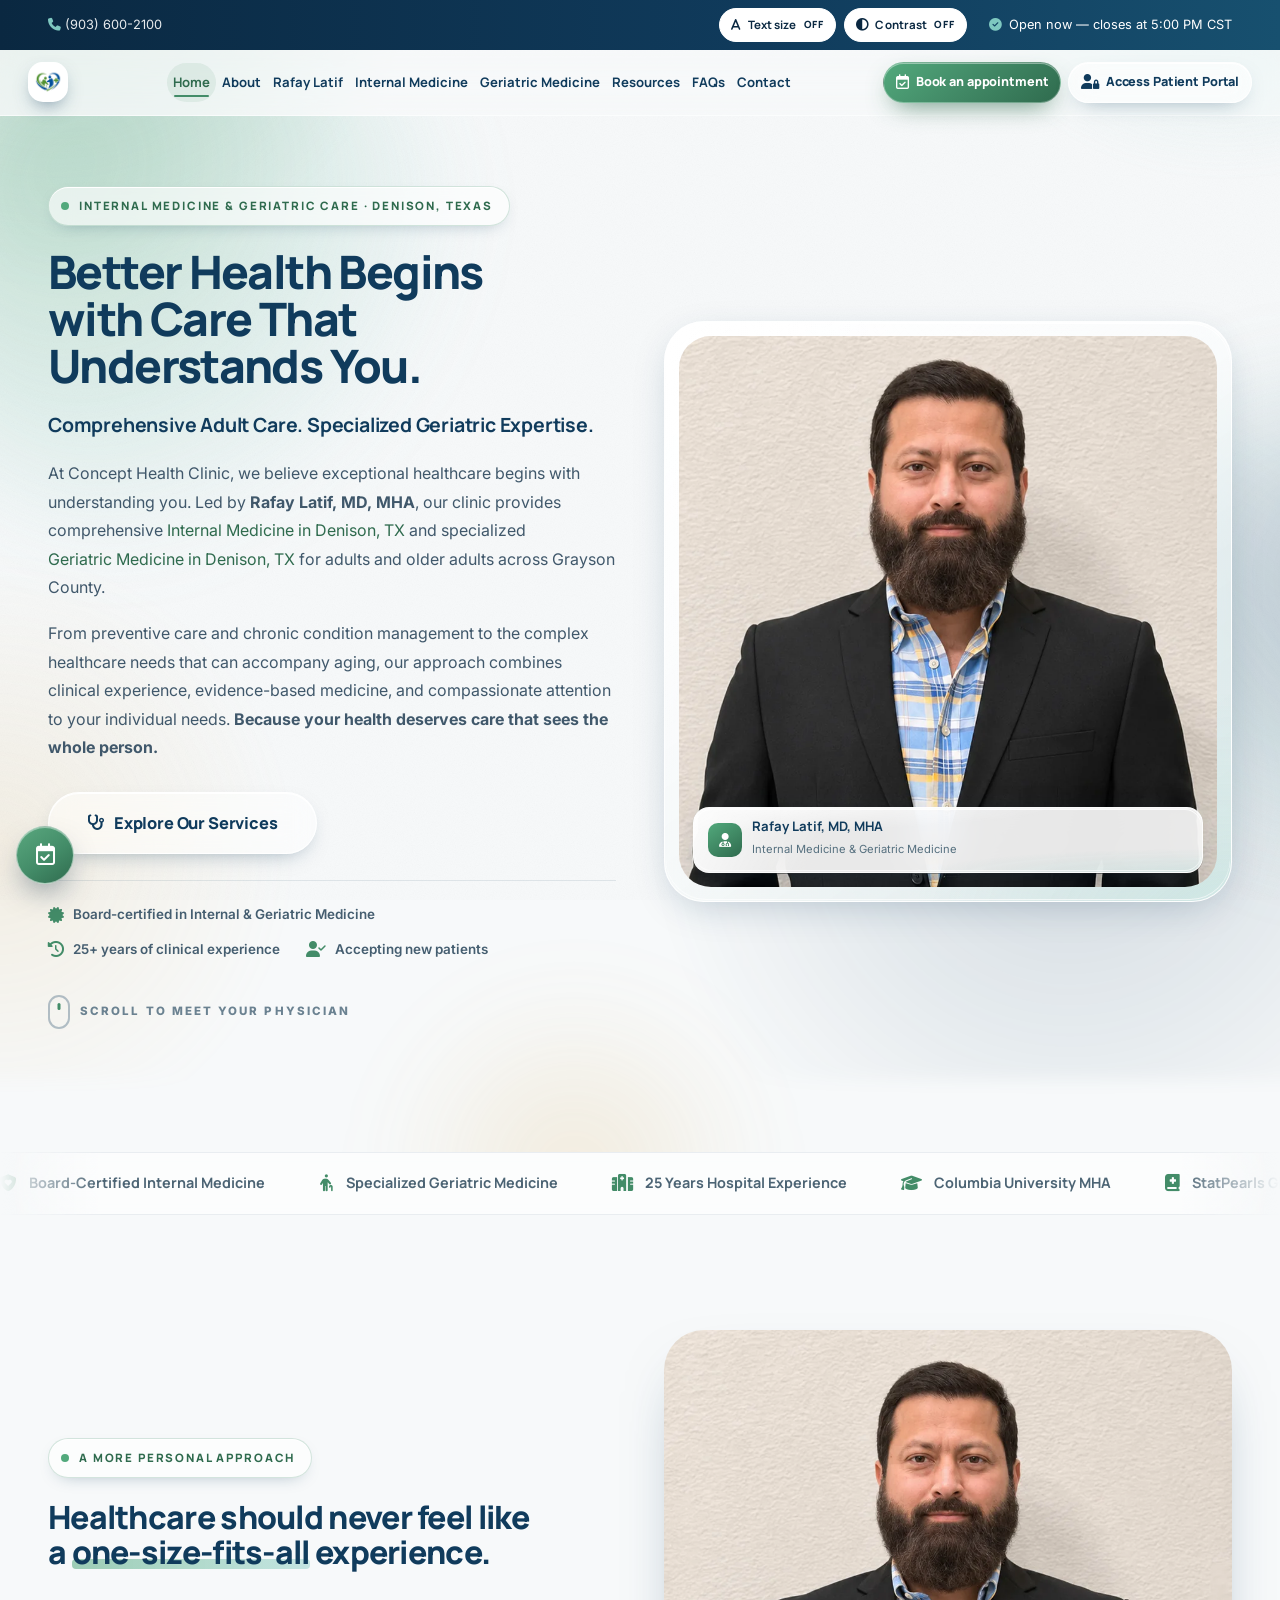
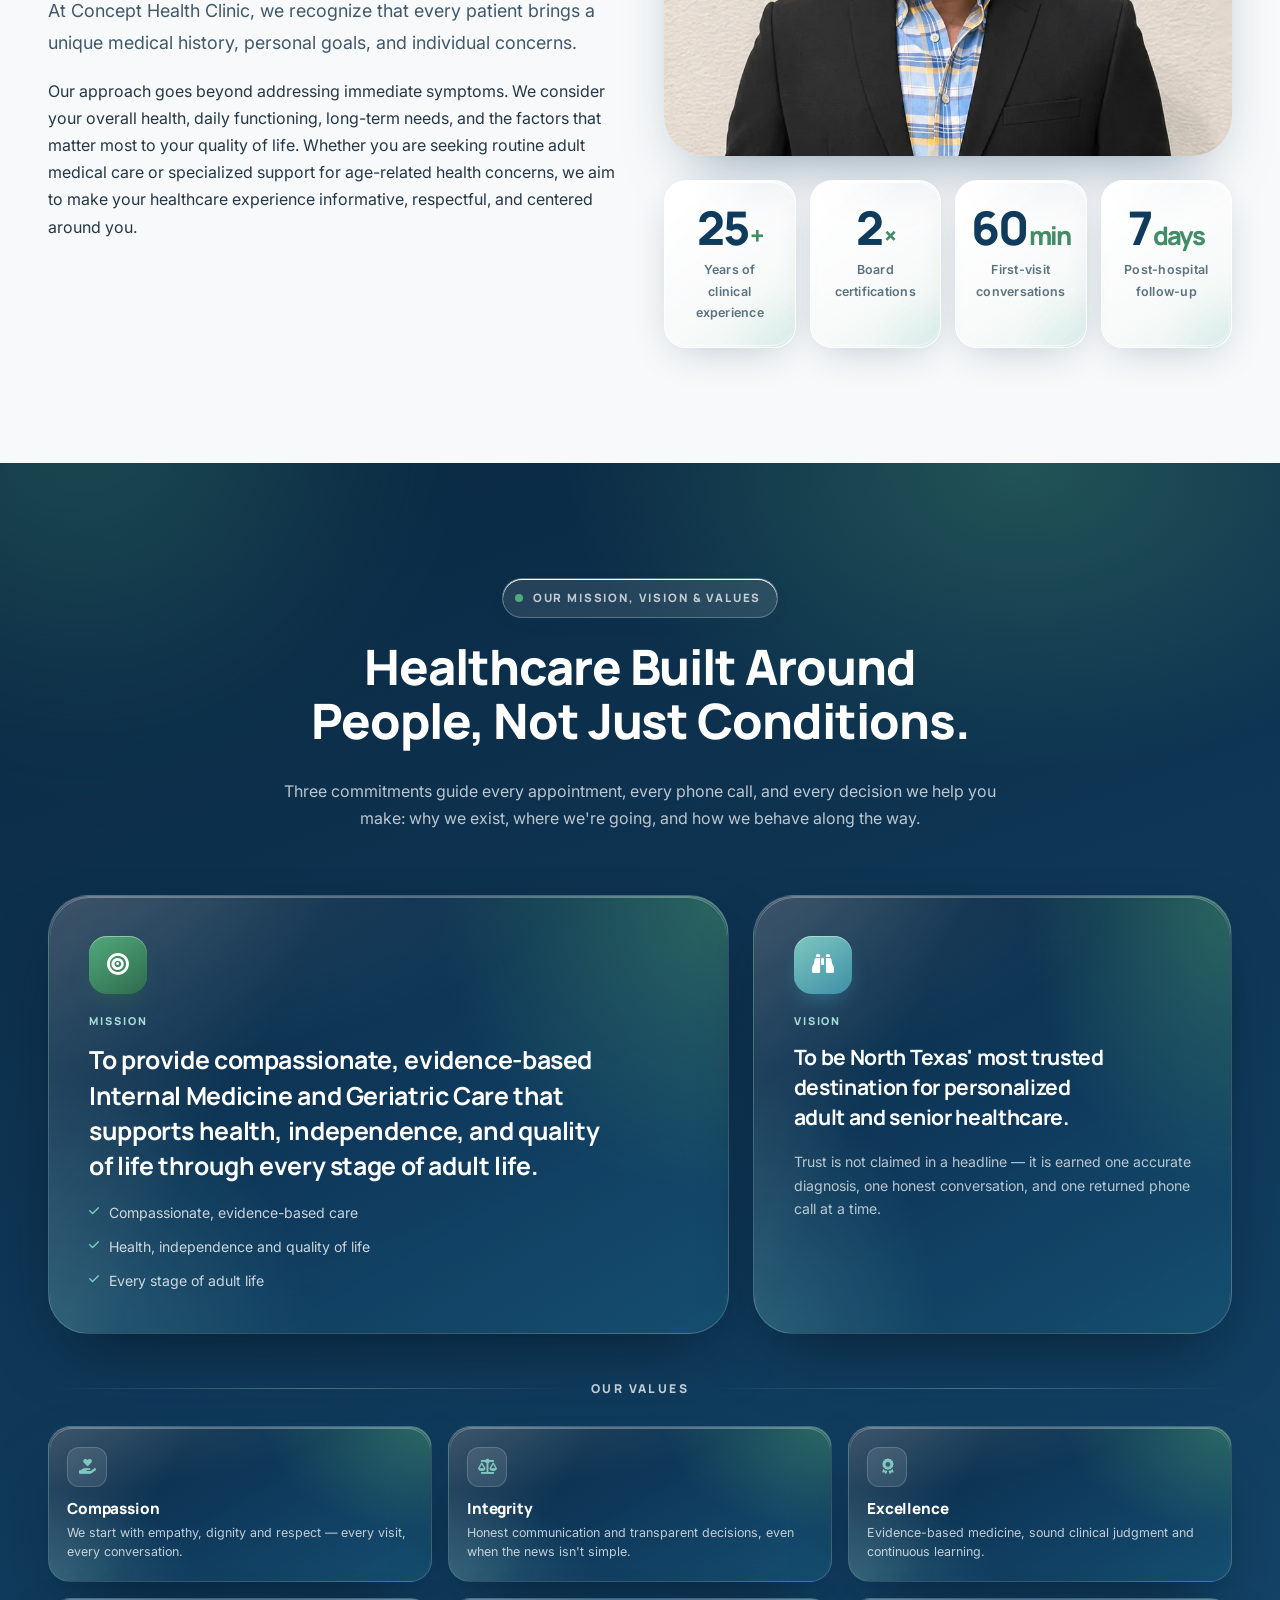
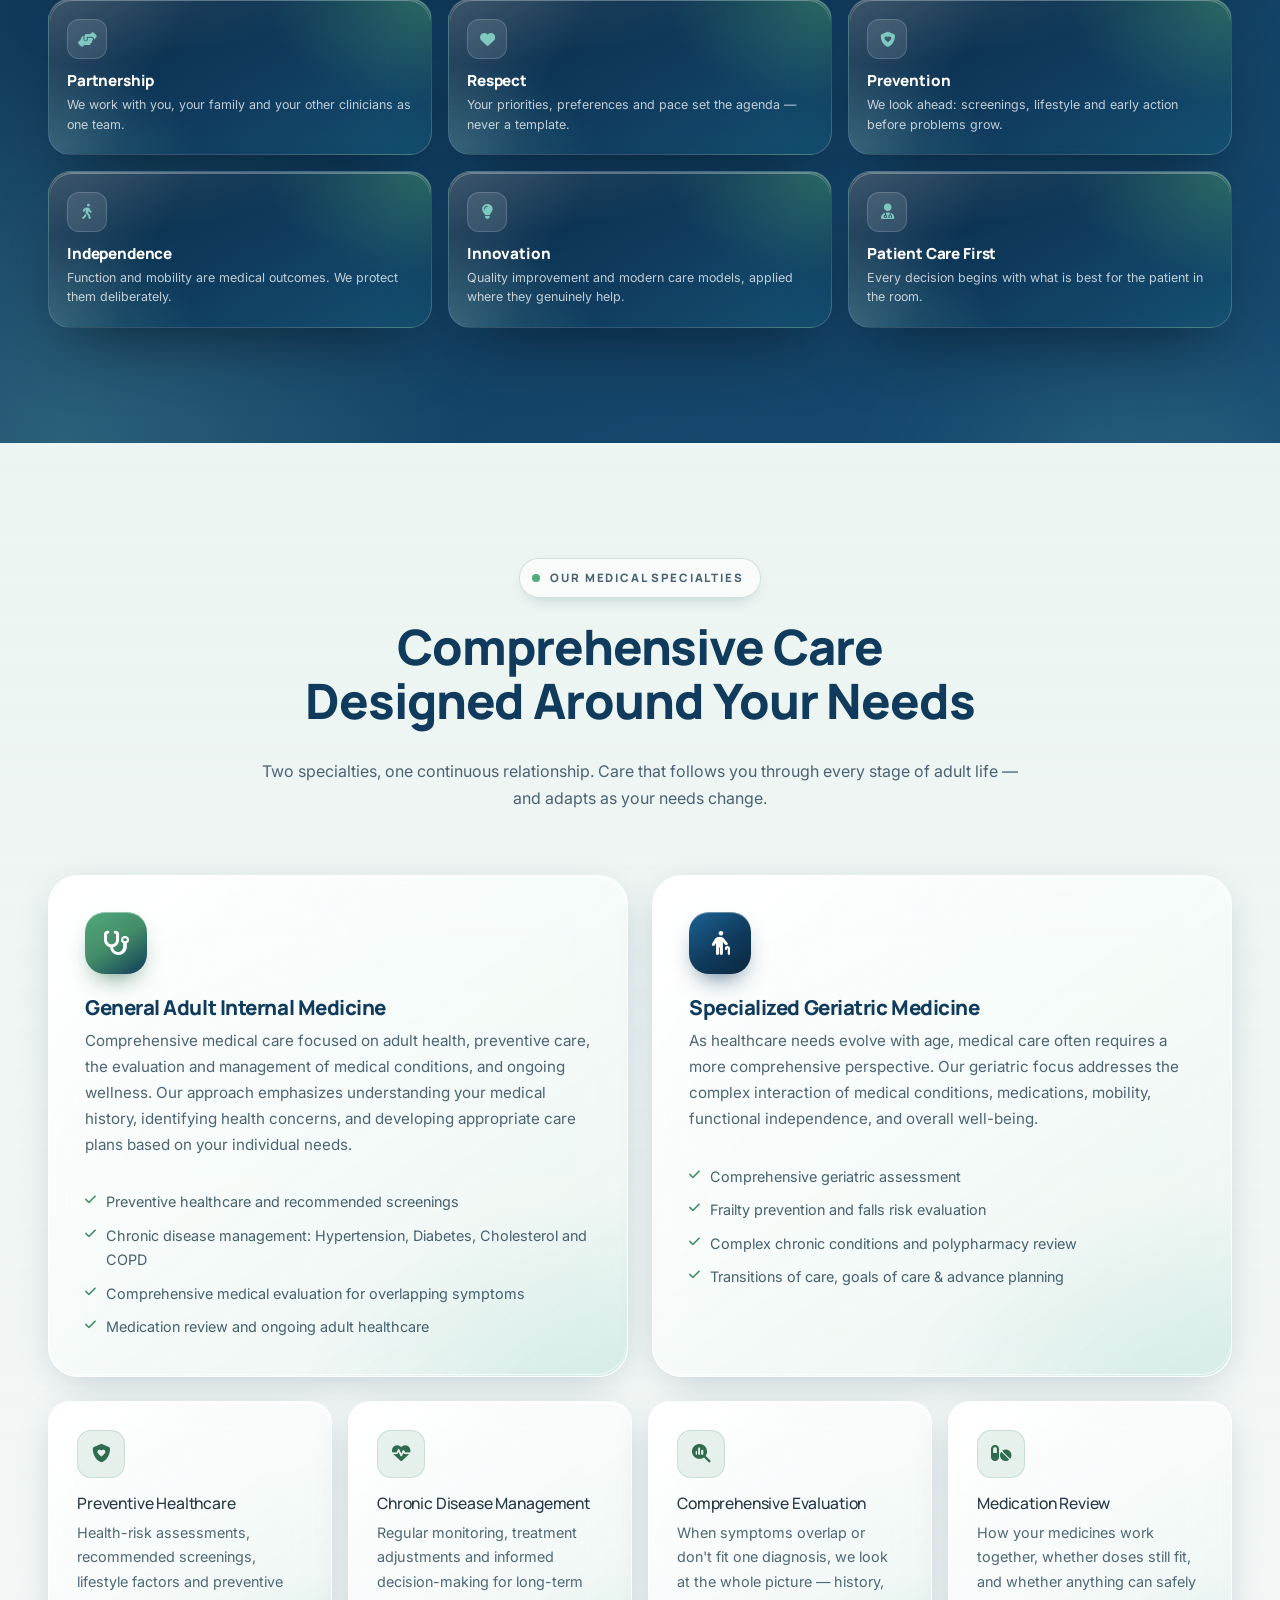
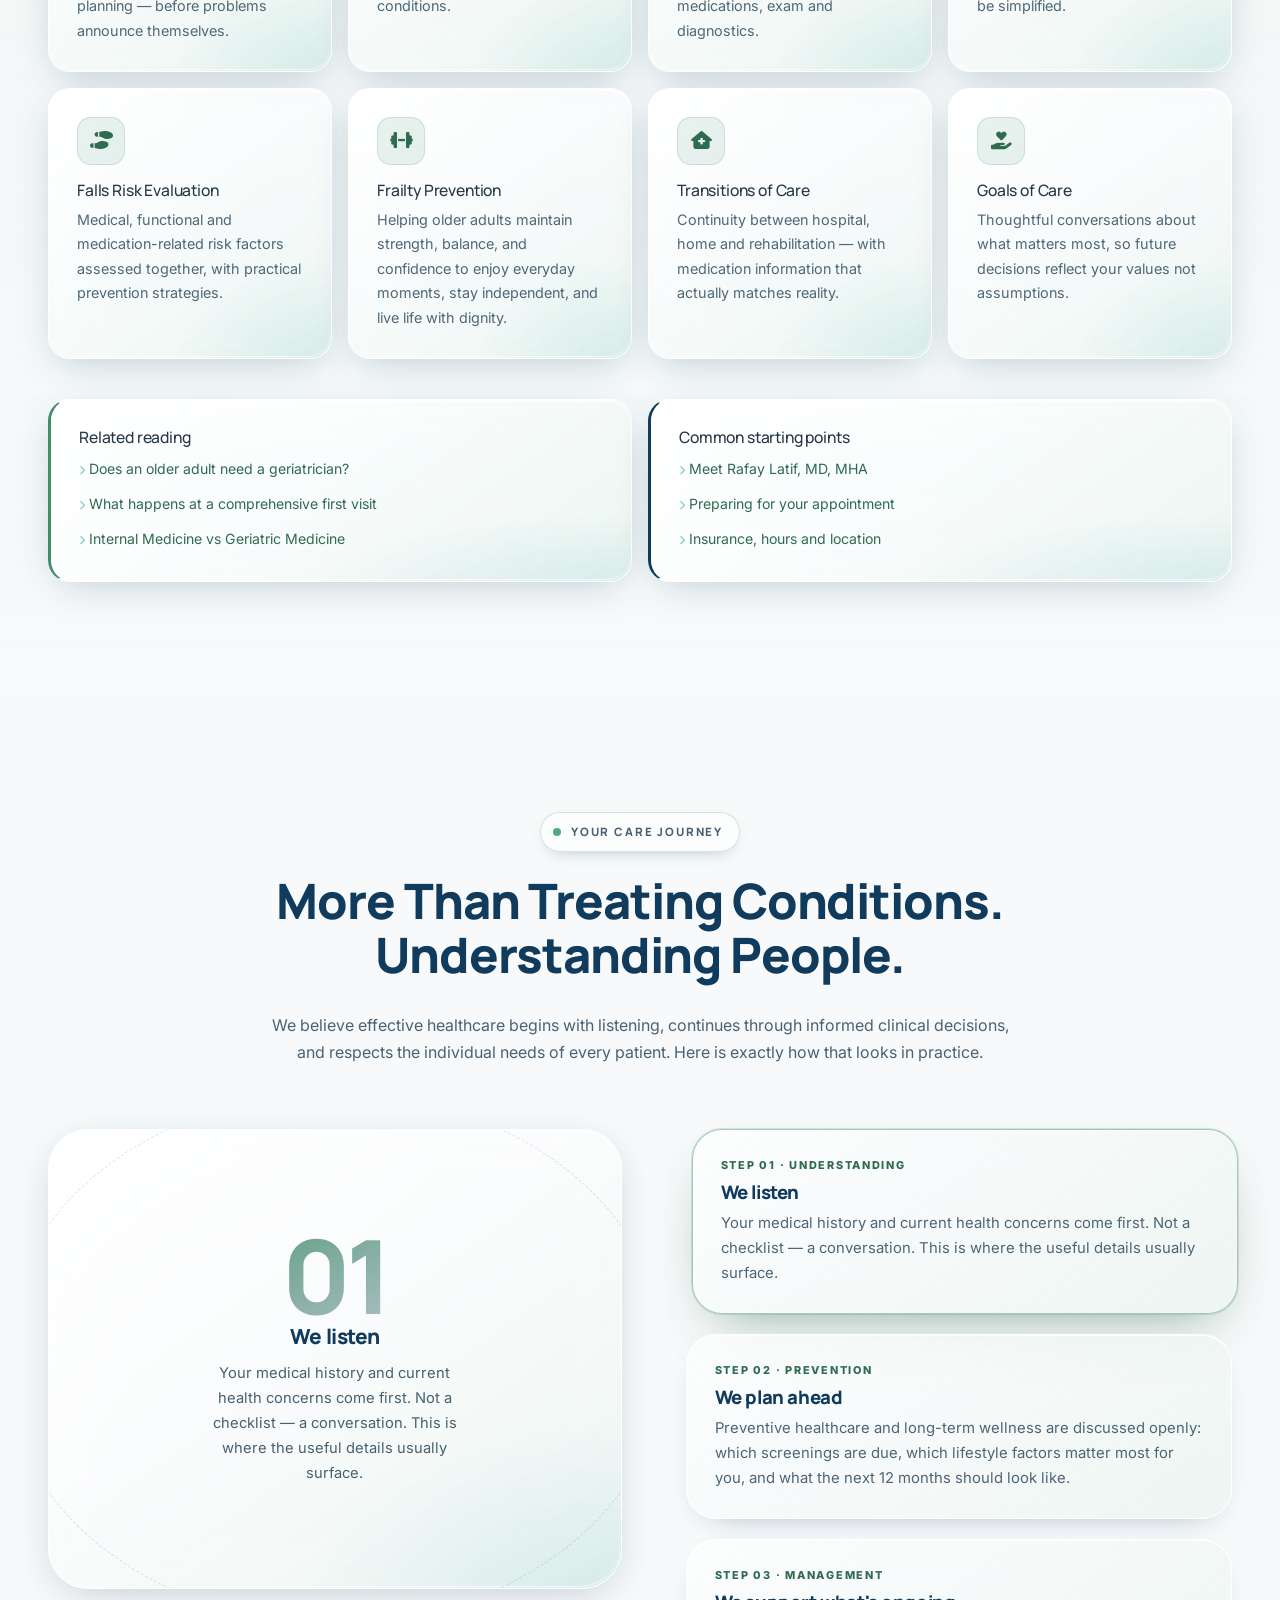
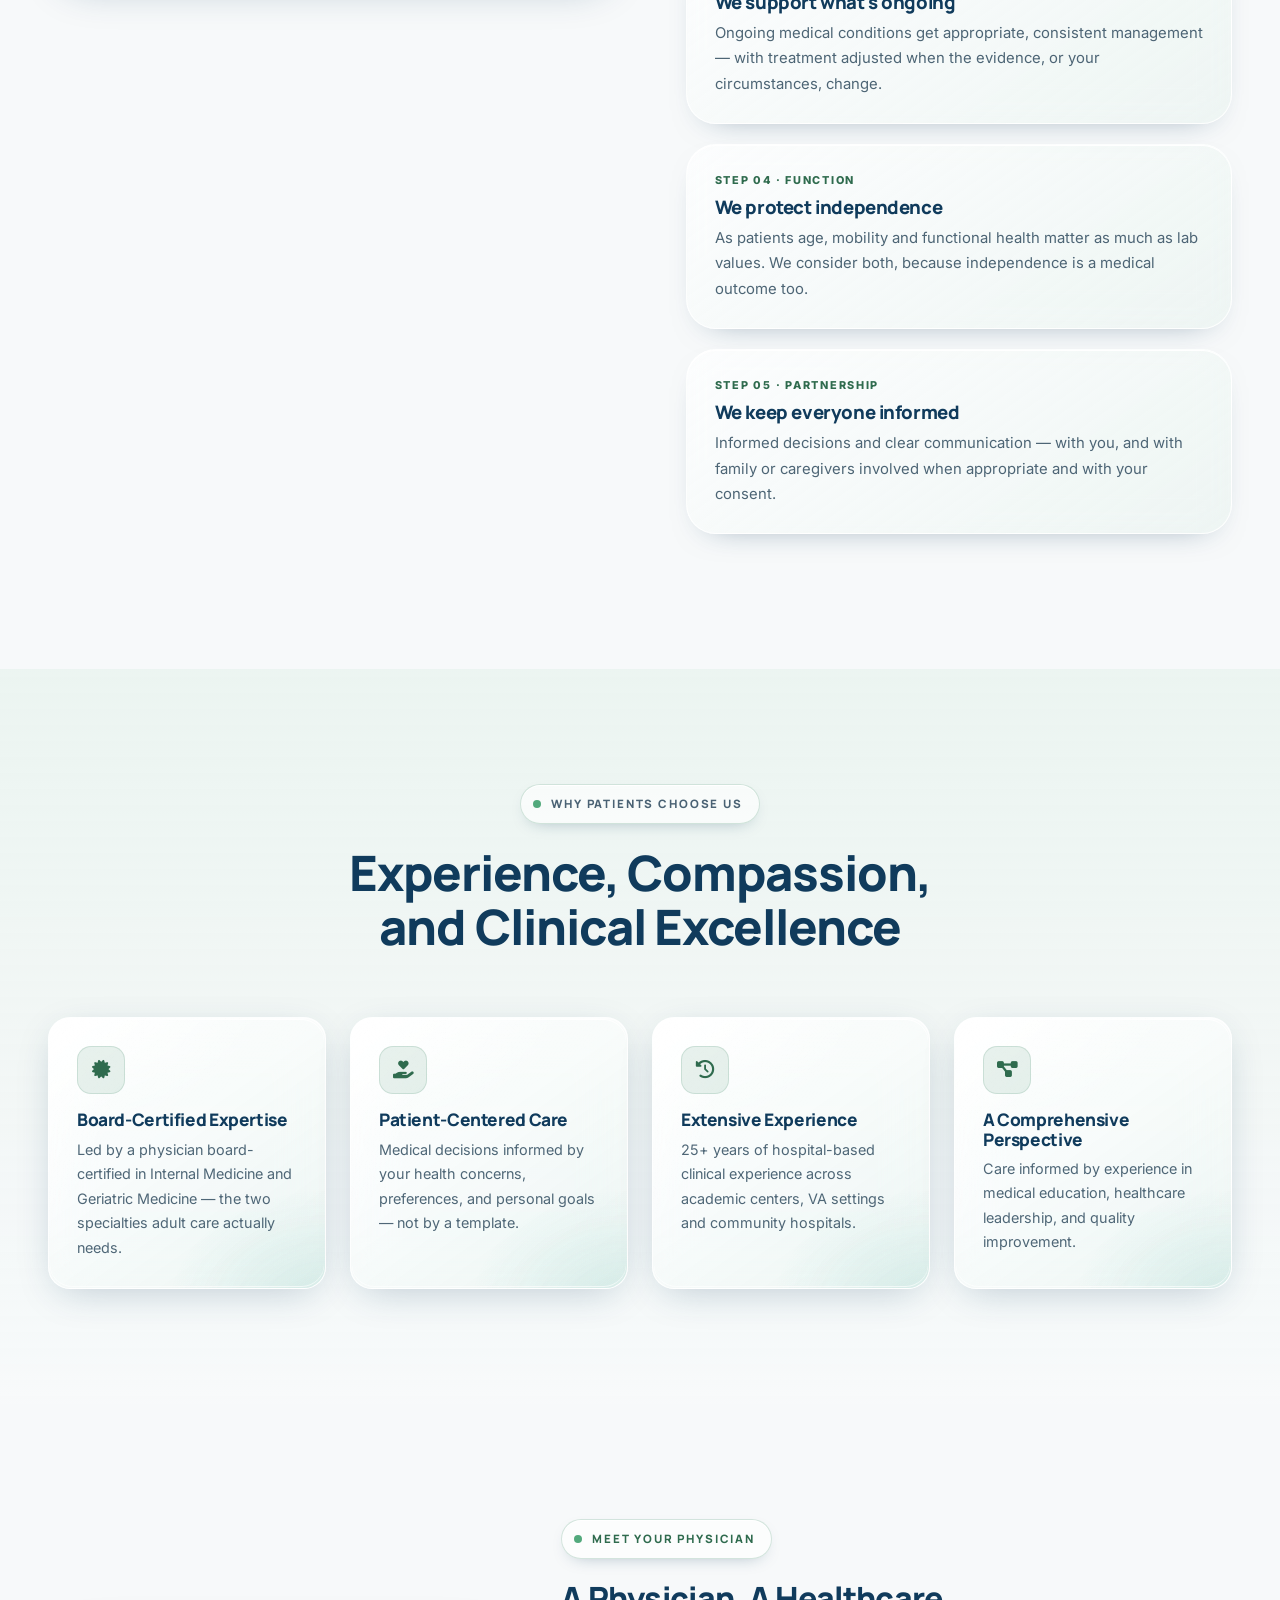
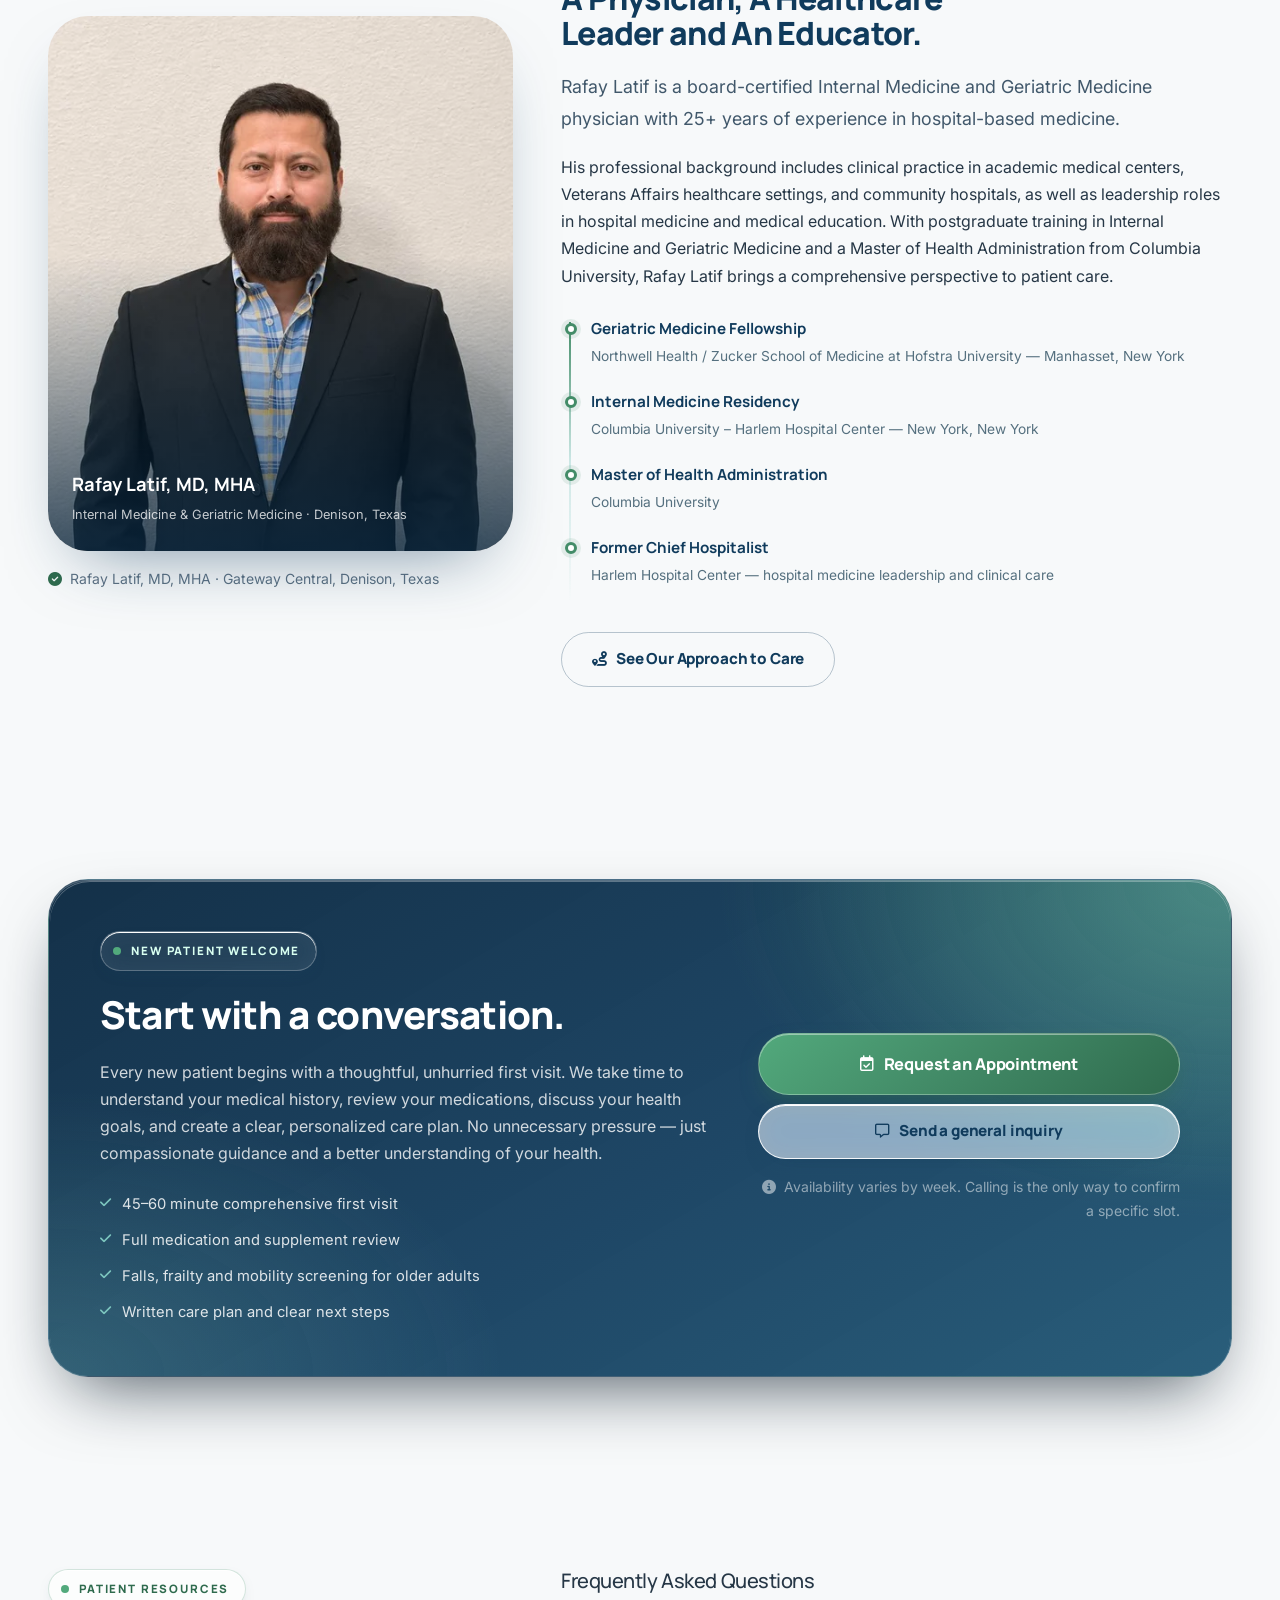
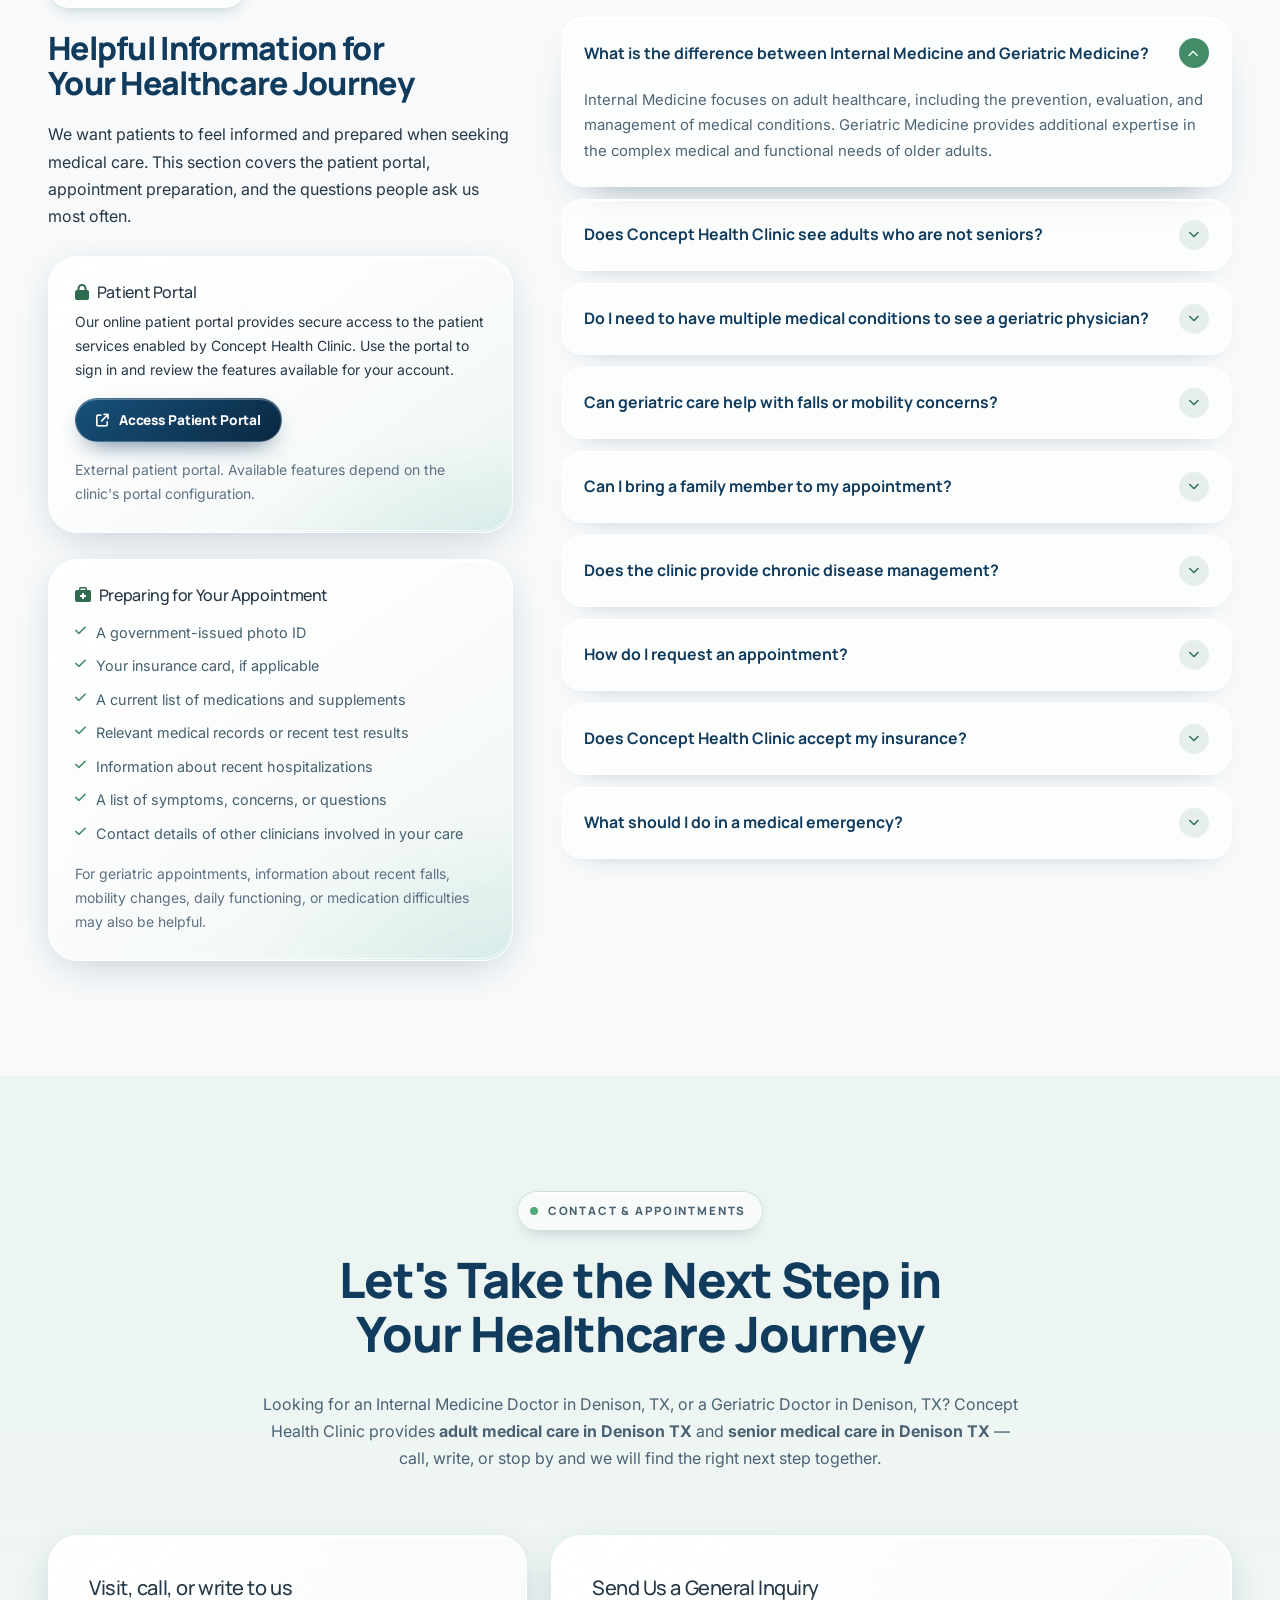
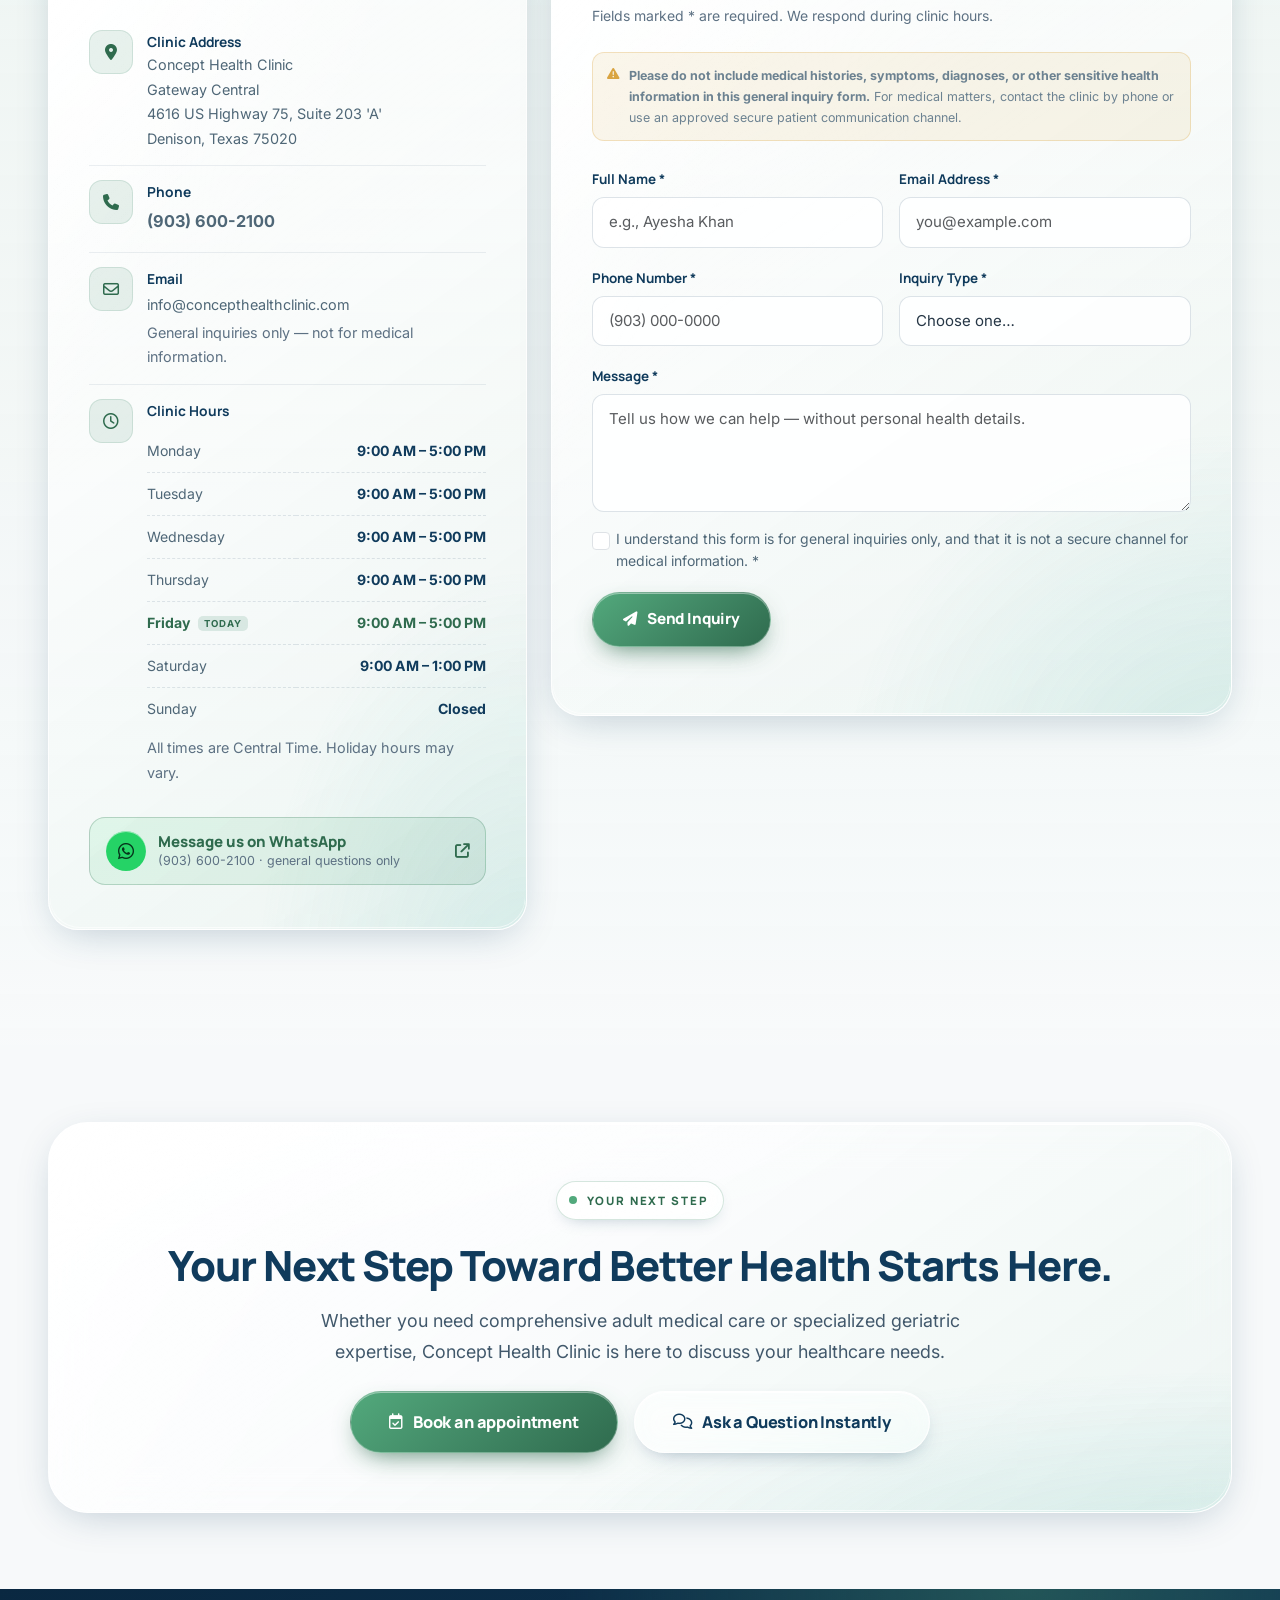
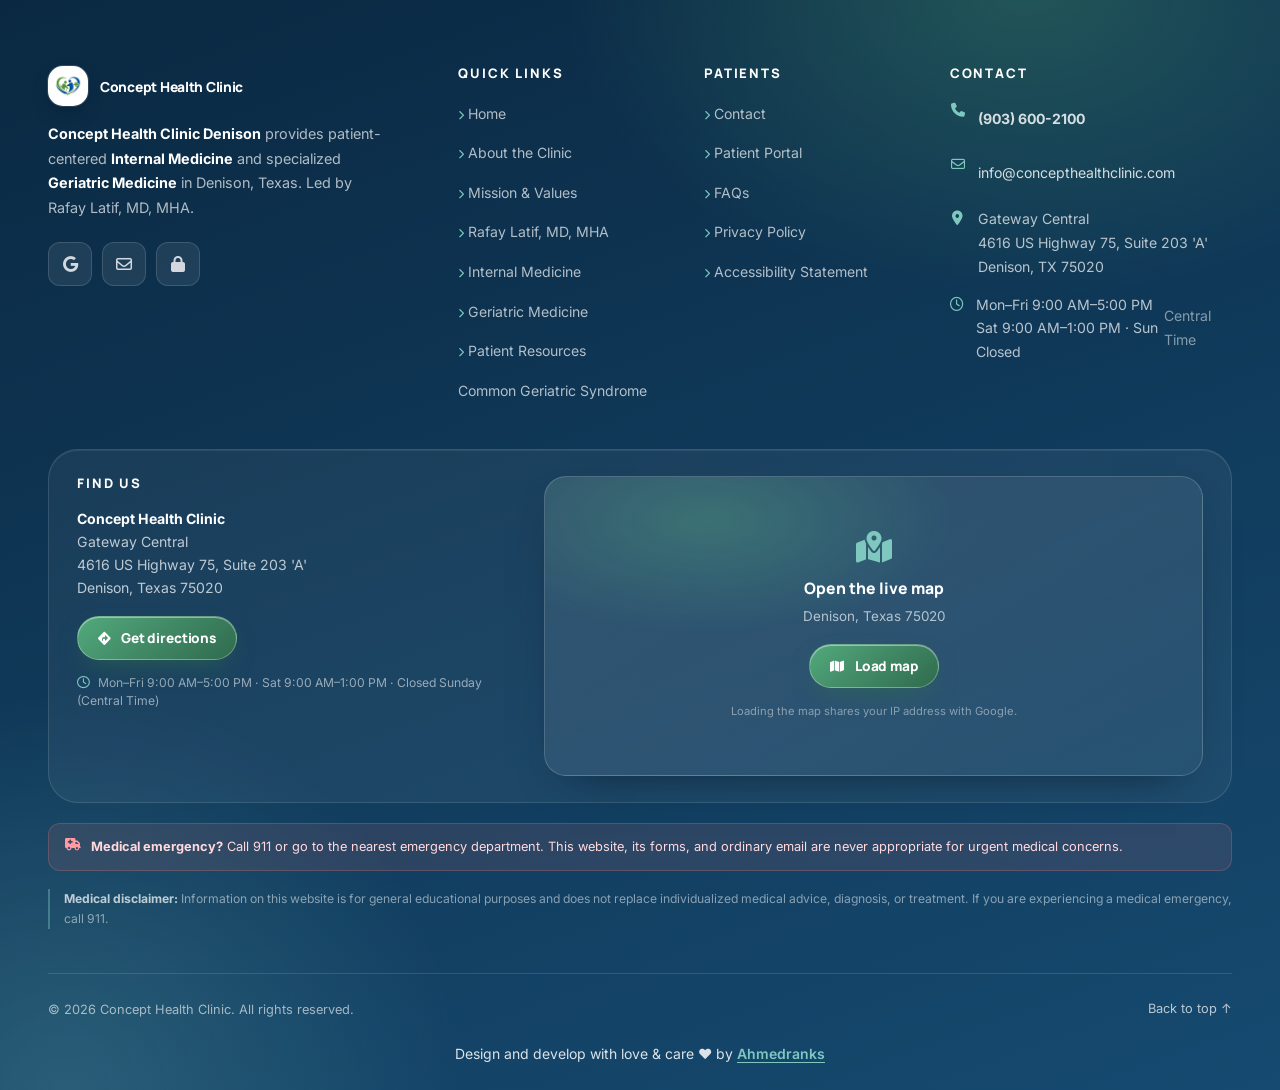
<file: index.html>
<!DOCTYPE html>
<html lang="en" class="no-js">
<head>
  <!-- ======================================================================
       CONCEPT HEALTH CLINIC — HOME
       Internal Medicine & Geriatric Medicine · Denison, Texas
       ----------------------------------------------------------------------
       DEVELOPER NOTES
       • Colour tokens, glass material and motion live in css/style.css
       • Business data + chatbot graph live in js/config.js
       • Portrait crops are generated from the client-supplied studio photograph.
         Environmental imagery from Specialties/About is licensed stock and
         should be swapped for approved clinic photography.
       • Set window.CHC.forms.endpoint in js/config.js once the secure form
         handler exists. Until then the form openly redirects to phone/email.
       • Clinical copy, credentials, hours and suite number are pending final
         clinic sign-off per the content master document.
       ====================================================================== -->
  <meta charset="utf-8">
  <meta name="viewport" content="width=device-width, initial-scale=1, viewport-fit=cover">
  <meta name="theme-color" content="#103B5C">
  <meta name="color-scheme" content="light">

  <!-- ============================ PRIMARY SEO ============================ -->
  <title>Internal &amp; Geriatric Medicine Denison TX | Concept Health</title>
  <meta name="description" content="Adult Internal Medicine and specialized Geriatric Medicine at Concept Health Clinic in Denison, TX. Rafay Latif, MD, MHA. Call (903) 600-2100.">
  <meta name="keywords" content="Internal Medicine Denison TX, Geriatric Medicine Denison TX, Internal Medicine Doctor Denison TX, Geriatric Doctor Denison TX, Rafay Latif Denison, Concept Health Clinic Denison, adult medical care Denison TX, senior medical care Denison TX, geriatrician Sherman TX, primary care physician Denison Texas, frailty prevention, falls risk evaluation, polypharmacy medication review, transitions of care">
  <meta name="author" content="Concept Health Clinic">
  <meta name="robots" content="index, follow, max-image-preview:large, max-snippet:-1, max-video-preview:-1">
  <meta name="googlebot" content="index, follow">
  <link rel="canonical" href="https://www.concepthealthclinic.com/">

  <!-- Geo / local signals -->
  <meta name="geo.region" content="US-TX">
  <meta name="geo.placename" content="Denison, Texas">
  <meta name="geo.position" content="33.7557;-96.5367">
  <meta name="ICBM" content="33.7557, -96.5367">

  <!-- ============================ SOCIAL CARDS ========================== -->
  <meta property="og:type" content="website">
  <meta property="og:site_name" content="Concept Health Clinic">
  <meta property="og:locale" content="en_US">
  <meta property="og:title" content="Internal &amp; Geriatric Medicine in Denison, TX | Concept Health Clinic">
  <meta property="og:description" content="Comprehensive adult care. Specialized geriatric expertise. Board-certified Internal Medicine and Geriatric Medicine with Rafay Latif, MD, MHA. Call (903) 600-2100.">
  <meta property="og:url" content="https://www.concepthealthclinic.com/">
  <meta property="og:image" content="https://www.concepthealthclinic.com/assets/og-image.jpg">
  <meta property="og:image:width" content="1200">
  <meta property="og:image:height" content="630">
  <meta property="og:image:alt" content="A physician reviewing care notes with a patient at Concept Health Clinic in Denison, Texas">
  <meta name="twitter:card" content="summary_large_image">
  <meta name="twitter:title" content="Internal &amp; Geriatric Medicine in Denison, TX | Concept Health Clinic">
  <meta name="twitter:description" content="Comprehensive adult care with specialized geriatric expertise. Call (903) 600-2100 to schedule with Rafay Latif, MD, MHA.">
  <meta name="twitter:image" content="https://www.concepthealthclinic.com/assets/og-image.jpg">

  <!-- ============================ ICONS / FONTS ========================= -->
  <link rel="icon" type="image/png" sizes="64x64" href="assets/favicon-64.png">
  <link rel="apple-touch-icon" sizes="256x256" href="assets/logo-mark.png">

  <link rel="preconnect" href="https://fonts.googleapis.com">
  <link rel="preconnect" href="https://fonts.gstatic.com" crossorigin>


  <link href="https://fonts.googleapis.com/css2?family=Manrope:wght@600;700;800&family=Inter:wght@400;600;700&display=swap" rel="stylesheet">

  <!-- ============================ STYLESHEETS =========================== -->
  <link href="https://cdn.jsdelivr.net/npm/bootstrap@5.3.8/dist/css/bootstrap.min.css" rel="stylesheet" integrity="sha384-sRIl4kxILFvY47J16cr9ZwB07vP4J8+LH7qKQnuqkuIAvNWLzeN8tE5YBujZqJLB" crossorigin="anonymous">
  <link rel="stylesheet" href="https://cdnjs.cloudflare.com/ajax/libs/font-awesome/6.7.2/css/all.min.css" integrity="sha512-Evv84Mr4kqVGRNSgIGL/F/aIDqQb7xQ2vcrdIwxfjThSH8CSR7PBEakCr51Ck+w+/U6swU2Im1vVX0SVk9ABhg==" crossorigin="anonymous" referrerpolicy="no-referrer">
  <link rel="stylesheet" href="css/style.min.css?v=fd4cfc3a66">

  <!-- ============================ SCHEMA.ORG ============================ -->
  <script type="application/ld+json">
  {
    "@context": "https://schema.org",
    "@graph": [
      {
        "@type": ["MedicalClinic", "MedicalBusiness", "LocalBusiness"],
        "@id": "https://www.concepthealthclinic.com/#clinic",
        "name": "Concept Health Clinic",
        "alternateName": "Concept Health Clinic Denison",
        "url": "https://www.concepthealthclinic.com/",
        "logo": {
          "@type": "ImageObject",
          "@id": "https://www.concepthealthclinic.com/#logo",
          "url": "https://www.concepthealthclinic.com/assets/logo.png",
          "width": 512,
          "height": 512,
          "caption": "Concept Health Clinic"
        },
        "image": "https://www.concepthealthclinic.com/assets/og-image.jpg",
        "telephone": "+1-903-600-2100",
        "email": "info@concepthealthclinic.com",
        "slogan": "Comprehensive Adult Care. Specialized Geriatric Expertise.",
        "description": "Concept Health Clinic provides compassionate, evidence-based Internal Medicine and Geriatric Care supporting health, independence and quality of life through every stage of adult life in Denison, Texas.",
        "priceRange": "$$",
        "currenciesAccepted": "USD",
        "paymentAccepted": "Cash, Check, Credit Card, Insurance",
        "address": {
          "@type": "PostalAddress",
          "streetAddress": "4616 US Highway 75, Suite 203 'A'",
          "addressLocality": "Denison",
          "addressRegion": "TX",
          "postalCode": "75020",
          "addressCountry": "US"
        },
        "geo": {
          "@type": "GeoCoordinates",
          "latitude": 33.7557,
          "longitude": -96.5367
        },
        "hasMap": "https://www.google.com/maps/search/?api=1&query=4616+US+Highway+75+Suite+203+Denison+TX+75020",
        "areaServed": [
          { "@type": "City", "name": "Denison" },
          { "@type": "City", "name": "Sherman" },
          { "@type": "City", "name": "Pottsboro" },
          { "@type": "City", "name": "Howe" },
          { "@type": "City", "name": "Bells" },
          { "@type": "City", "name": "Van Alstyne" },
          { "@type": "AdministrativeArea", "name": "Grayson County, Texas" }
        ],
        "openingHoursSpecification": [
          {
            "@type": "OpeningHoursSpecification",
            "dayOfWeek": ["Monday", "Tuesday", "Wednesday", "Thursday", "Friday"],
            "opens": "09:00",
            "closes": "17:00"
          },
          {
            "@type": "OpeningHoursSpecification",
            "dayOfWeek": "Saturday",
            "opens": "09:00",
            "closes": "13:00"
          }
        ],
        "medicalSpecialty": ["InternalMedicine", "Geriatric"],
        "availableService": [
          {
            "@type": "MedicalTherapy",
            "name": "General Adult Internal Medicine",
            "description": "Preventive healthcare, chronic disease management, comprehensive medical evaluation, medication review and ongoing adult healthcare."
          },
          {
            "@type": "MedicalTherapy",
            "name": "Specialized Geriatric Medicine",
            "description": "Comprehensive geriatric assessment, frailty prevention, falls risk evaluation, complex chronic condition management, polypharmacy review, transitions of care and goals of care planning."
          }
        ],
        "employee": { "@id": "https://www.concepthealthclinic.com/#physician" },
        "founder": { "@id": "https://www.concepthealthclinic.com/#physician" }
      },
      {
        "@type": "Physician",
        "@id": "https://www.concepthealthclinic.com/#physician",
        "name": "Rafay Latif, MD, MHA",
        "givenName": "Rafay",
        "familyName": "Latif",
                "honorificSuffix": "MD, MHA",
        "jobTitle": "Board-Certified Internal Medicine & Geriatric Medicine Physician",
        "description": "Board-certified in Internal Medicine and Geriatric Medicine with 25+ years of hospital-based clinical experience. Former Chief Hospitalist at Harlem Hospital Center; Master of Health Administration from Columbia University.",
        "telephone": "+1-903-600-2100",
        "image": "https://www.concepthealthclinic.com/assets/dr-rafay-latif.jpg",
        "url": "https://www.concepthealthclinic.com/dr-rafay-latif",
        "worksFor": { "@id": "https://www.concepthealthclinic.com/#clinic" },
        "medicalSpecialty": ["InternalMedicine", "Geriatric"],
        "knowsAbout": [
          "Healthy aging",
          "Frailty prevention",
          "Falls risk reduction",
          "Transitions of care",
          "Polypharmacy",
          "Advance care planning",
          "Healthcare quality improvement",
          "Medical education"
        ],
        "alumniOf": [
          {
            "@type": "CollegeOrUniversity",
            "name": "Columbia University",
            "department": "Mailman School of Public Health — Master of Health Administration"
          },
          {
            "@type": "MedicalOrganization",
            "name": "Columbia University — Harlem Hospital Center",
            "description": "Internal Medicine Residency"
          },
          {
            "@type": "MedicalOrganization",
            "name": "Northwell Health / Zucker School of Medicine at Hofstra University",
            "description": "Geriatric Medicine Fellowship"
          }
        ],
        "address": {
          "@type": "PostalAddress",
          "streetAddress": "4616 US Highway 75, Suite 203 'A'",
          "addressLocality": "Denison",
          "addressRegion": "TX",
          "postalCode": "75020",
          "addressCountry": "US"
        }
      },
      {
        "@type": "WebSite",
        "@id": "https://www.concepthealthclinic.com/#website",
        "url": "https://www.concepthealthclinic.com/",
        "name": "Concept Health Clinic",
        "inLanguage": "en-US",
        "publisher": { "@id": "https://www.concepthealthclinic.com/#clinic" }
      },
      {
        "@type": "WebPage",
        "@id": "https://www.concepthealthclinic.com/#webpage",
        "url": "https://www.concepthealthclinic.com/",
        "name": "Internal & Geriatric Medicine Denison TX | Concept Health Clinic",
        "isPartOf": { "@id": "https://www.concepthealthclinic.com/#website" },
        "about": { "@id": "https://www.concepthealthclinic.com/#clinic" },
        "primaryImageOfPage": "https://www.concepthealthclinic.com/assets/og-image.jpg",
        "datePublished": "2026-11-01",
        "dateModified": "2026-11-02",
        "breadcrumb": { "@id": "https://www.concepthealthclinic.com/#breadcrumb" }
      },
      {
        "@type": "BreadcrumbList",
        "@id": "https://www.concepthealthclinic.com/#breadcrumb",
        "itemListElement": [
          {
            "@type": "ListItem",
            "position": 1,
            "name": "Home",
            "item": "https://www.concepthealthclinic.com/"
          },
          {
            "@type": "ListItem",
            "position": 2,
            "name": "Internal Medicine in Denison, TX",
            "item": "https://www.concepthealthclinic.com/internal-medicine-denison-tx"
          },
          {
            "@type": "ListItem",
            "position": 3,
            "name": "Geriatric Medicine in Denison, TX",
            "item": "https://www.concepthealthclinic.com/geriatric-medicine-denison-tx"
          }
        ]
      },
      {
        "@type": "FAQPage",
        "@id": "https://www.concepthealthclinic.com/#faq",
        "mainEntity": [
          {
            "@type": "Question",
            "name": "What is the difference between Internal Medicine and Geriatric Medicine?",
            "acceptedAnswer": {
              "@type": "Answer",
              "text": "Internal Medicine focuses on adult healthcare, including the prevention, evaluation and management of medical conditions. Geriatric Medicine provides additional expertise in the complex medical and functional needs of older adults."
            }
          },
          {
            "@type": "Question",
            "name": "Does Concept Health Clinic see adults who are not seniors?",
            "acceptedAnswer": {
              "@type": "Answer",
              "text": "Yes. Concept Health Clinic provides General Adult Internal Medicine as well as specialized Geriatric Medicine appointments for patients in Denison, Texas and surrounding communities."
            }
          },
          {
            "@type": "Question",
            "name": "Do I need to have multiple medical conditions to see a geriatric physician?",
            "acceptedAnswer": {
              "@type": "Answer",
              "text": "Not necessarily. Geriatric Medicine can be helpful for a variety of age-related medical concerns. Whether a consultation is appropriate depends on the patient's individual needs."
            }
          },
          {
            "@type": "Question",
            "name": "Can geriatric care help with falls or mobility concerns?",
            "acceptedAnswer": {
              "@type": "Answer",
              "text": "Geriatric evaluation can consider medical and functional factors associated with falls and changes in mobility. Recommendations depend on the individual's circumstances."
            }
          },
          {
            "@type": "Question",
            "name": "Can I bring a family member to my appointment?",
            "acceptedAnswer": {
              "@type": "Answer",
              "text": "Yes, absolutely! You are welcome to bring a family member or caregiver to your appointment for support, comfort, and assistance in discussing your healthcare needs."
            }
          },
          {
            "@type": "Question",
            "name": "Does Concept Health Clinic provide chronic disease management?",
            "acceptedAnswer": {
              "@type": "Answer",
              "text": "General Adult Internal Medicine includes the evaluation and management of adult medical conditions. Contact the clinic to confirm availability for your specific healthcare needs."
            }
          },
          {
            "@type": "Question",
            "name": "How do I request an appointment?",
            "acceptedAnswer": {
              "@type": "Answer",
              "text": "Call Concept Health Clinic at (903) 600-2100 during business hours. You may also access the patient portal for available online services."
            }
          },
          {
            "@type": "Question",
            "name": "Does Concept Health Clinic accept my insurance?",
            "acceptedAnswer": {
              "@type": "Answer",
              "text": "Please contact the clinic directly to confirm accepted insurance plans, coverage and billing arrangements before your appointment."
            }
          },
          {
            "@type": "Question",
            "name": "What should I do in a medical emergency?",
            "acceptedAnswer": {
              "@type": "Answer",
              "text": "Call 911 or seek immediate emergency medical care. The clinic website and ordinary email are not emergency communication channels."
            }
          }
        ]
      }
    ]
  }
  </script>

  <!-- Graceful-degradation guard: if JS is off, reveal everything -->
  <noscript>
    <style>
      [data-reveal] { opacity: 1 !important; transform: none !important; }
      #preloader { display: none !important; }
    </style>
  </noscript>
    <!-- Accessibility preferences are applied before first paint so the page
         never flashes the wrong text size or contrast. js/accessibility.js
         reads the same two classes and wires up the toggle buttons. -->
    <script>
      (function(){
        try {
          var d = document.documentElement;
          if (localStorage.getItem('chc:text-lg') === '1') d.classList.add('text-lg');
          if (localStorage.getItem('chc:contrast') === '1') d.classList.add('contrast-high');
        } catch (e) {}
      })();
    </script>
  <link rel="preconnect" href="https://cdnjs.cloudflare.com" crossorigin>
  <link rel="preconnect" href="https://cdn.jsdelivr.net" crossorigin>
  <link rel="preload" as="image" href="assets/dr-rafay-hero.webp" imagesrcset="assets/dr-rafay-hero-sm.webp 585w, assets/dr-rafay-hero.webp 900w" imagesizes="(max-width: 991px) 92vw, 46vw" fetchpriority="high">
</head>

<body>
  <!-- ====================================================================
       ACCESSIBILITY: skip link
       ==================================================================== -->
  <a class="skip-link" href="#main">Skip to main content</a>

  <!-- Scroll progress rail -->
  <div class="scroll-progress" id="scrollProgress" aria-hidden="true"></div>

  <!-- ====================================================================
       TOP BAR — NAP + live open status
       ==================================================================== -->
  <div class="topbar">
    <div class="container">
      <div class="topbar__inner">
        <div class="topbar__group">
          <a class="topbar__item" href="tel:+19036002100">
            <i class="fa-solid fa-phone" aria-hidden="true"></i>
            <span>(903) 600-2100</span>
          </a>
        </div>
        <div class="topbar__group topbar__group--right">
          <div class="pref-controls" role="group" aria-label="Reading preferences">
            <button class="pref-toggle" type="button" data-toggle-text aria-pressed="false"
                    aria-label="Larger text">
              <i class="fa-solid fa-a" aria-hidden="true"></i>
              <span class="pref-toggle__label">Text size</span>
              <span class="pref-toggle__state" aria-hidden="true">Off</span>
            </button>
            <button class="pref-toggle" type="button" data-toggle-contrast aria-pressed="false"
                    aria-label="High contrast">
              <i class="fa-solid fa-circle-half-stroke" aria-hidden="true"></i>
              <span class="pref-toggle__label">Contrast</span>
              <span class="pref-toggle__state" aria-hidden="true">Off</span>
            </button>
          </div>
          <span class="topbar__item" data-open-status>
            <i class="fa-solid fa-circle-check" aria-hidden="true"></i>
            Mon–Fri 9–5 · Sat 9–1 CST
          </span>
        </div>
      </div>
    </div>
  </div>

  <!-- ====================================================================
       NAVBAR — glass, sticky, with persistent Call CTA
       ==================================================================== -->
  <header class="site-nav" id="siteNav">
    <div class="container">
      <div class="site-nav__inner">
        <a class="brand" href="#home" aria-label="Concept Health Clinic — home">
          <span class="brand__mark" aria-hidden="true">
            <img src="assets/logo-mark.webp" alt="" width="26" height="26" decoding="async">
          </span>
          <span class="brand__text">
            <span class="brand__name">Concept Health Clinic</span>
            <span class="brand__tag">Internal &amp; Geriatric Medicine</span>
          </span>
        </a>

        <nav class="nav-desktop" aria-label="Primary">
          <ul class="nav-list">
            <li><a class="nav-link" href="#home" data-spy>Home</a></li>
            <li><a class="nav-link" href="about.html" target="_self">About</a></li>
            <li><a class="nav-link" href="rafay-latif.html">Rafay Latif</a></li>
            <li><a class="nav-link" href="internal-medicine-denison-tx.html">Internal Medicine</a></li>
            <li><a class="nav-link" href="geriatric-medicine-denison-tx.html">Geriatric Medicine</a></li>
            <li class="resources-menu"><details><summary class="nav-link">Resources</summary><div class="resources-menu__links"><a href="patient-resources.html">Patient Resources</a><a href="common-geriatric-syndrome.html">Common Geriatric Syndrome</a></div></details></li>
            <li><a class="nav-link" href="#faq" data-spy>FAQs</a></li>
            <li><a class="nav-link" href="contact.html">Contact</a></li>
          </ul>
        </nav>

        <div class="nav-actions">
          <a href="https://mycw263.ecwcloud.com/portal32043/jsp/100mp/login_otp.jsp" class="btn btn-glass-primary btn-nav-book d-none d-lg-inline-flex"
             target="_blank" rel="noopener noreferrer">
            <i class="fa-regular fa-calendar-check" aria-hidden="true"></i><span> Book an appointment</span>
          </a>
          <a href="https://mycw263.ecwcloud.com/portal32043/jsp/100mp/login_otp.jsp" class="btn btn-glass-ghost btn-nav-portal d-none d-lg-inline-flex"
             target="_blank" rel="noopener noreferrer" aria-label="Access the patient portal (opens in a new tab)">
            <i class="fa-solid fa-user-lock" aria-hidden="true"></i><span> Access Patient Portal</span>
          </a>
          <a href="https://mycw263.ecwcloud.com/portal32043/jsp/100mp/login_otp.jsp" class="btn btn-glass-primary btn-sm d-lg-none"
             target="_blank" rel="noopener noreferrer"
             aria-label="Book an appointment through the patient portal">
            <i class="fa-regular fa-calendar-check" aria-hidden="true"></i><span> Book</span>
          </a>
          <button class="nav-toggle" id="navToggle" type="button" aria-expanded="false" aria-controls="navMobile" aria-label="Open navigation menu">
            <span></span><span></span><span></span>
          </button>
        </div>
      </div>
    </div>
  </header>

  <!-- Mobile drawer -->
  <div class="nav-mobile" id="navMobile" aria-hidden="true">
    <nav aria-label="Mobile primary">
      <ul>
        <li><a href="#home">Home <i class="fa-solid fa-chevron-right" aria-hidden="true"></i></a></li>
        <li><a href="about.html" target="_self">About the Clinic <i class="fa-solid fa-chevron-right" aria-hidden="true"></i></a></li>
        <li><a href="#mission">Mission, Vision &amp; Values <i class="fa-solid fa-chevron-right" aria-hidden="true"></i></a></li>
        <li><a href="rafay-latif.html">Meet Rafay Latif <i class="fa-solid fa-chevron-right" aria-hidden="true"></i></a></li>
        <li><a href="internal-medicine-denison-tx.html">Internal Medicine <i class="fa-solid fa-chevron-right" aria-hidden="true"></i></a></li>
        <li><a href="geriatric-medicine-denison-tx.html">Geriatric Medicine <i class="fa-solid fa-chevron-right" aria-hidden="true"></i></a></li>
        <li><a href="#journey">Your Care Journey <i class="fa-solid fa-chevron-right" aria-hidden="true"></i></a></li>
        <li><a href="patient-resources.html">Patient Resources <i class="fa-solid fa-chevron-right" aria-hidden="true"></i></a></li><li><a href="common-geriatric-syndrome.html">Common Geriatric Syndrome</a></li>
        <li><a href="#faq">FAQs <i class="fa-solid fa-chevron-right" aria-hidden="true"></i></a></li>
        <li><a href="contact.html">Contact &amp; Appointments <i class="fa-solid fa-chevron-right" aria-hidden="true"></i></a></li>
      </ul>
      <div class="d-grid gap-2">
        <a href="https://mycw263.ecwcloud.com/portal32043/jsp/100mp/login_otp.jsp" class="btn btn-glass-primary justify-content-center"
           target="_blank" rel="noopener noreferrer">
          <i class="fa-regular fa-calendar-check" aria-hidden="true"></i> Book an appointment
        </a>
        <a href="#contact" class="btn btn-glass-ghost justify-content-center">
          <i class="fa-regular fa-message" aria-hidden="true"></i> Request an Appointment
        </a>
      </div>
    </nav>
  </div>

  <main id="main">
    <!-- ==================================================================
         HERO
         ================================================================== -->
    <section class="hero" id="home" aria-labelledby="hero-title">
      <span class="hero__blob hero__blob--a" aria-hidden="true"></span>
      <span class="hero__blob hero__blob--b" aria-hidden="true"></span>
      <span class="hero__blob hero__blob--c" aria-hidden="true"></span>

      <div class="container">
        <div class="row align-items-center g-5">
          <div class="col-lg-6">
            <p class="eyebrow">
              <span class="dot" aria-hidden="true"></span>
              Internal Medicine &amp; Geriatric Care · Denison, Texas
            </p>

            <h1 id="hero-title">Better Health Begins with Care That Understands You.</h1>

            <p class="hero__sub">Comprehensive Adult Care. Specialized Geriatric Expertise.</p>

            <p class="hero__copy">
              At Concept Health Clinic, we believe exceptional healthcare begins with understanding
              you. Led by <strong>Rafay Latif, MD, MHA</strong>, our clinic provides
              comprehensive <a href="#internal-medicine">Internal Medicine in Denison, TX</a> and
              specialized <a href="#geriatric-medicine">Geriatric Medicine in Denison, TX</a> for
              adults and older adults across Grayson County.
            </p>
            <p class="hero__copy">
              From preventive care and chronic condition management to the complex healthcare needs
              that can accompany aging, our approach combines clinical experience, evidence-based
              medicine, and compassionate attention to your individual needs.
              <strong>Because your health deserves care that sees the whole person.</strong>
            </p>

            <div class="hero__cta">
              <a href="#specialties" class="btn btn-glass-ghost btn-lg">
                <i class="fa-solid fa-stethoscope" aria-hidden="true"></i> Explore Our Services
              </a>
            </div>

            <div class="hero__trust">
              <span class="hero__trust-item"><i class="fa-solid fa-certificate" aria-hidden="true"></i> Board-certified in Internal &amp; Geriatric Medicine</span>
              <span class="hero__trust-item"><i class="fa-solid fa-clock-rotate-left" aria-hidden="true"></i> 25+ years of clinical experience</span>
              <span class="hero__trust-item"><i class="fa-solid fa-user-check" aria-hidden="true"></i> Accepting new patients</span>
            </div>

            <span class="hero__scroll-hint" aria-hidden="true">
              <span class="mouse"></span> Scroll to meet your physician
            </span>
          </div>

          <div class="col-lg-6">
            <div class="hero-visual">
              <div class="hero-card glass" data-tilt="7">
                <div class="hero-card__img">
                  <img
                    src="assets/dr-rafay-hero.webp"
                    srcset="assets/dr-rafay-hero-sm.webp 585w,
                            assets/dr-rafay-hero.webp 900w"
                    sizes="(max-width: 991px) 92vw, 46vw"
                    alt="Rafay Latif, MD, MHA — board-certified Internal Medicine and Geriatric Medicine physician at Concept Health Clinic in Denison, Texas"
                    width="900" height="922" fetchpriority="high" decoding="async">
                  <div class="hero-card__badge glass">
                    <i class="fa-solid fa-user-doctor" aria-hidden="true"></i>
                    <div>
                      <strong>Rafay Latif, MD, MHA</strong>
                      <span>Internal Medicine &amp; Geriatric Medicine</span>
                    </div>
                  </div>
                </div>
              </div>
            </div>
          </div>
        </div>
      </div>
    </section>

    <!-- ==================================================================
         TRUST MARQUEE
         ================================================================== -->
    <div class="marquee" aria-hidden="true">
      <div class="marquee__track">
        <span class="marquee__item"><i class="fa-solid fa-shield-heart"></i> Board-Certified Internal Medicine</span>
        <span class="marquee__item"><i class="fa-solid fa-person-cane"></i> Specialized Geriatric Medicine</span>
        <span class="marquee__item"><i class="fa-solid fa-hospital"></i> 25 Years Hospital Experience</span>
        <span class="marquee__item"><i class="fa-solid fa-graduation-cap"></i> Columbia University MHA</span>
        <span class="marquee__item"><i class="fa-solid fa-book-medical"></i> StatPearls Geriatric Editor-in-Chief</span>
        <span class="marquee__item"><i class="fa-solid fa-house-medical"></i> Transitions of Care</span>
        <span class="marquee__item"><i class="fa-solid fa-pills"></i> Medication &amp; Polypharmacy Review</span>
        <span class="marquee__item"><i class="fa-solid fa-shoe-prints"></i> Falls Risk Evaluation</span>
        <!-- Duplicated for a seamless loop -->
        <span class="marquee__item"><i class="fa-solid fa-shield-heart"></i> Board-Certified Internal Medicine</span>
        <span class="marquee__item"><i class="fa-solid fa-person-cane"></i> Specialized Geriatric Medicine</span>
        <span class="marquee__item"><i class="fa-solid fa-hospital"></i> 25 Years Hospital Experience</span>
        <span class="marquee__item"><i class="fa-solid fa-graduation-cap"></i> Columbia University MHA</span>
        <span class="marquee__item"><i class="fa-solid fa-book-medical"></i> StatPearls Geriatric Editor-in-Chief</span>
        <span class="marquee__item"><i class="fa-solid fa-house-medical"></i> Transitions of Care</span>
        <span class="marquee__item"><i class="fa-solid fa-pills"></i> Medication &amp; Polypharmacy Review</span>
        <span class="marquee__item"><i class="fa-solid fa-shoe-prints"></i> Falls Risk Evaluation</span>
      </div>
    </div>

    <!-- ==================================================================
         ABOUT — "A More Personal Approach"
         ================================================================== -->
    <section class="section" id="about" aria-labelledby="about-title">
      <div class="container">
        <div class="row g-5 align-items-center">
          <div class="col-lg-6" data-reveal="left">
            <p class="eyebrow"><span class="dot" aria-hidden="true"></span> A more personal approach</p>
            <h2 id="about-title" class="mb-4">
              Healthcare should never feel like a <span class="title-underline">one-size-fits-all</span> experience.
            </h2>
            <p class="lead-soft">
              At Concept Health Clinic, we recognize that every patient brings a unique medical
              history, personal goals, and individual concerns.
            </p>
            <p>
              Our approach goes beyond addressing immediate symptoms. We consider your overall
              health, daily functioning, long-term needs, and the factors that matter most to your
              quality of life. Whether you are seeking routine adult medical care or specialized
              support for age-related health concerns, we aim to make your healthcare experience
              informative, respectful, and centered around you.
            </p>

          </div>

          <div class="col-lg-6" data-reveal="right">
            <div class="about-media">
              <img
                src="assets/dr-rafay-about.webp"
                srcset="assets/dr-rafay-about-sm.webp 585w, assets/dr-rafay-about.webp 900w"
                sizes="(max-width: 991px) 92vw, 46vw"
                alt="Rafay Latif, MD, MHA, the Internal Medicine and Geriatric Medicine physician at Concept Health Clinic in Denison, Texas"
                width="900" height="675" loading="lazy" decoding="async"
                class="about-media__img">
            </div>

            <div class="stats-grid mt-4">
              <div class="stat glass">
                <div class="stat__num"><span data-count="25">25</span><span class="suffix">+</span></div>
                <div class="stat__label">Years of clinical experience</div>
              </div>
              <div class="stat glass">
                <div class="stat__num"><span data-count="2">2</span><span class="suffix">×</span></div>
                <div class="stat__label">Board certifications</div>
              </div>
              <div class="stat glass">
                <div class="stat__num"><span data-count="60">60</span><span class="suffix">min</span></div>
                <div class="stat__label">First-visit conversations</div>
              </div>
              <div class="stat glass">
                <div class="stat__num"><span data-count="7">7</span><span class="suffix">days</span></div>
                <div class="stat__label">Post-hospital follow-up</div>
              </div>
            </div>
          </div>
        </div>
      </div>
    </section>

    <!-- ==================================================================
         MISSION · VISION · VALUES
         The philosophical core of the practice. Placed immediately after the
         About narrative so a first-time visitor reads *why* the clinic exists
         before they read *what* it offers.
         ================================================================== -->
    <section class="section surface-navy mission" id="mission" aria-labelledby="mission-title">
      <span class="mission__glow mission__glow--a" aria-hidden="true"></span>
      <span class="mission__glow mission__glow--b" aria-hidden="true"></span>

      <div class="container">
        <div class="section-head" data-reveal="up">
          <p class="eyebrow"><span class="dot" aria-hidden="true"></span> Our mission, vision &amp; values</p>
          <h2 id="mission-title">Healthcare Built Around People, Not Just Conditions.</h2>
          <p style="color:rgba(255,255,255,.72)">
            Three commitments guide every appointment, every phone call, and every decision we help
            you make: why we exist, where we're going, and how we behave along the way.
          </p>
        </div>

        <!-- Mission + Vision -->
        <div class="row g-4 mb-4" data-reveal-group>
          <div class="col-lg-7">
            <article class="principle principle--mission glass glass--dark card-lift">
              <div class="principle__icon">
                <i class="fa-solid fa-bullseye" aria-hidden="true"></i>
              </div>
              <span class="principle__label">Mission</span>
              <h3 class="principle__title">
                To provide compassionate, evidence-based Internal Medicine and Geriatric Care that
                supports health, independence, and quality of life through every stage of adult life.
              </h3>
              <ul class="principle__points">
                <li><i class="fa-solid fa-check" aria-hidden="true"></i> Compassionate, evidence-based care</li>
                <li><i class="fa-solid fa-check" aria-hidden="true"></i> Health, independence and quality of life</li>
                <li><i class="fa-solid fa-check" aria-hidden="true"></i> Every stage of adult life</li>
              </ul>
            </article>
          </div>

          <div class="col-lg-5">
            <article class="principle principle--vision glass glass--dark card-lift">
              <div class="principle__icon principle__icon--aqua">
                <i class="fa-solid fa-binoculars" aria-hidden="true"></i>
              </div>
              <span class="principle__label">Vision</span>
              <h3 class="principle__title">
                To be North Texas' most trusted destination for personalized adult and senior
                healthcare.
              </h3>
              <p class="principle__note">
                Trust is not claimed in a headline — it is earned one accurate diagnosis, one honest
                conversation, and one returned phone call at a time.
              </p>
            </article>
          </div>
        </div>

        <!-- Values -->
        <div class="values-head" data-reveal="up">
          <span class="values-head__rule" aria-hidden="true"></span>
          <h3>Our Values</h3>
          <span class="values-head__rule" aria-hidden="true"></span>
        </div>

        <div class="values-grid" data-reveal-group>
          <div class="value-card glass glass--dark">
            <i class="fa-solid fa-hand-holding-heart" aria-hidden="true"></i>
            <h4>Compassion</h4>
            <p>We start with empathy, dignity and respect — every visit, every conversation.</p>
          </div>
          <div class="value-card glass glass--dark">
            <i class="fa-solid fa-scale-balanced" aria-hidden="true"></i>
            <h4>Integrity</h4>
            <p>Honest communication and transparent decisions, even when the news isn't simple.</p>
          </div>
          <div class="value-card glass glass--dark">
            <i class="fa-solid fa-award" aria-hidden="true"></i>
            <h4>Excellence</h4>
            <p>Evidence-based medicine, sound clinical judgment and continuous learning.</p>
          </div>
          <div class="value-card glass glass--dark">
            <i class="fa-solid fa-handshake-angle" aria-hidden="true"></i>
            <h4>Partnership</h4>
            <p>We work with you, your family and your other clinicians as one team.</p>
          </div>
          <div class="value-card glass glass--dark">
            <i class="fa-solid fa-heart" aria-hidden="true"></i>
            <h4>Respect</h4>
            <p>Your priorities, preferences and pace set the agenda — never a template.</p>
          </div>
          <div class="value-card glass glass--dark">
            <i class="fa-solid fa-shield-heart" aria-hidden="true"></i>
            <h4>Prevention</h4>
            <p>We look ahead: screenings, lifestyle and early action before problems grow.</p>
          </div>
          <div class="value-card glass glass--dark">
            <i class="fa-solid fa-person-walking" aria-hidden="true"></i>
            <h4>Independence</h4>
            <p>Function and mobility are medical outcomes. We protect them deliberately.</p>
          </div>
          <div class="value-card glass glass--dark">
            <i class="fa-solid fa-lightbulb" aria-hidden="true"></i>
            <h4>Innovation</h4>
            <p>Quality improvement and modern care models, applied where they genuinely help.</p>
          </div>
          <div class="value-card glass glass--dark">
            <i class="fa-solid fa-user-doctor" aria-hidden="true"></i>
            <h4>Patient Care First</h4>
            <p>Every decision begins with what is best for the patient in the room.</p>
          </div>
        </div>

      </div>
    </section>

    <!-- ==================================================================
         SPECIALTIES
         ================================================================== -->
    <section class="section surface-sage" id="specialties" aria-labelledby="specialties-title">
      <div class="container">
        <div class="section-head" data-reveal="up">
          <p class="eyebrow"><span class="dot" aria-hidden="true"></span> Our medical specialties</p>
          <h2 id="specialties-title">Comprehensive Care Designed Around Your Needs</h2>
          <p>Two specialties, one continuous relationship. Care that follows you through every stage of adult life — and adapts as your needs change.</p>
        </div>

        <div class="row g-4 mb-4" data-reveal-group>
          <div class="col-lg-6" id="internal-medicine">
            <article class="svc-card glass card-lift">
              <div class="svc-card__icon"><i class="fa-solid fa-stethoscope" aria-hidden="true"></i></div>
              <h3>General Adult Internal Medicine</h3>
              <p>
                Comprehensive medical care focused on adult health, preventive care, the evaluation
                and management of medical conditions, and ongoing wellness. Our approach emphasizes
                understanding your medical history, identifying health concerns, and developing
                appropriate care plans based on your individual needs.
              </p>
              <ul class="svc-card__list">
                <li><i class="fa-solid fa-check" aria-hidden="true"></i><span>Preventive healthcare and recommended screenings</span></li>
                <li><i class="fa-solid fa-check" aria-hidden="true"></i><span>Chronic disease management: Hypertension, Diabetes, Cholesterol and COPD</span></li>
                <li><i class="fa-solid fa-check" aria-hidden="true"></i><span>Comprehensive medical evaluation for overlapping symptoms</span></li>
                <li><i class="fa-solid fa-check" aria-hidden="true"></i><span>Medication review and ongoing adult healthcare</span></li>
              </ul>
            </article>
          </div>

          <div class="col-lg-6" id="geriatric-medicine">
            <article class="svc-card glass card-lift">
              <div class="svc-card__icon svc-card__icon--navy"><i class="fa-solid fa-person-cane" aria-hidden="true"></i></div>
              <h3>Specialized Geriatric Medicine</h3>
              <p>
                As healthcare needs evolve with age, medical care often requires a more comprehensive
                perspective. Our geriatric focus addresses the complex interaction of medical
                conditions, medications, mobility, functional independence, and overall well-being.
              </p>
              <ul class="svc-card__list">
                <li><i class="fa-solid fa-check" aria-hidden="true"></i><span>Comprehensive geriatric assessment</span></li>
                <li><i class="fa-solid fa-check" aria-hidden="true"></i><span>Frailty prevention and falls risk evaluation</span></li>
                <li><i class="fa-solid fa-check" aria-hidden="true"></i><span>Complex chronic conditions and polypharmacy review</span></li>
                <li><i class="fa-solid fa-check" aria-hidden="true"></i><span>Transitions of care, goals of care &amp; advance planning</span></li>
              </ul>
            </article>
          </div>
        </div>

        <!-- Service detail grid: the H3/H4 layer for SEO depth -->
        <div class="row g-3" id="internal-medicine-detail" data-reveal-group>
          <div class="col-md-6 col-xl-3">
            <div class="tile glass card-lift h-100">
              <div class="tile__icon"><i class="fa-solid fa-shield-heart" aria-hidden="true"></i></div>
              <h4 class="h6">Preventive Healthcare</h4>
              <p>Health-risk assessments, recommended screenings, lifestyle factors and preventive planning — before problems announce themselves.</p>
            </div>
          </div>
          <div class="col-md-6 col-xl-3" id="geriatric-medicine-detail">
            <div class="tile glass card-lift h-100">
              <div class="tile__icon"><i class="fa-solid fa-heart-pulse" aria-hidden="true"></i></div>
              <h4 class="h6">Chronic Disease Management</h4>
              <p>Regular monitoring, treatment adjustments and informed decision-making for long-term conditions.</p>
            </div>
          </div>
          <div class="col-md-6 col-xl-3">
            <div class="tile glass card-lift h-100">
              <div class="tile__icon"><i class="fa-solid fa-magnifying-glass-chart" aria-hidden="true"></i></div>
              <h4 class="h6">Comprehensive Evaluation</h4>
              <p>When symptoms overlap or don't fit one diagnosis, we look at the whole picture — history, medications, exam and diagnostics.</p>
            </div>
          </div>
          <div class="col-md-6 col-xl-3">
            <div class="tile glass card-lift h-100">
              <div class="tile__icon"><i class="fa-solid fa-pills" aria-hidden="true"></i></div>
              <h4 class="h6">Medication Review</h4>
              <p>How your medicines work together, whether doses still fit, and whether anything can safely be simplified.</p>
            </div>
          </div>
          <div class="col-md-6 col-xl-3">
            <div class="tile glass card-lift h-100">
              <div class="tile__icon"><i class="fa-solid fa-shoe-prints" aria-hidden="true"></i></div>
              <h4 class="h6">Falls Risk Evaluation</h4>
              <p>Medical, functional and medication-related risk factors assessed together, with practical prevention strategies.</p>
            </div>
          </div>
          <div class="col-md-6 col-xl-3">
            <div class="tile glass card-lift h-100">
              <div class="tile__icon"><i class="fa-solid fa-dumbbell" aria-hidden="true"></i></div>
              <h4 class="h6">Frailty Prevention</h4>
              <p>Helping older adults maintain strength, balance, and confidence to enjoy everyday moments, stay independent, and live life with dignity.</p>
            </div>
          </div>
          <div class="col-md-6 col-xl-3">
            <div class="tile glass card-lift h-100">
              <div class="tile__icon"><i class="fa-solid fa-house-medical" aria-hidden="true"></i></div>
              <h4 class="h6">Transitions of Care</h4>
              <p>Continuity between hospital, home and rehabilitation — with medication information that actually matches reality.</p>
            </div>
          </div>
          <div class="col-md-6 col-xl-3">
            <div class="tile glass card-lift h-100">
              <div class="tile__icon"><i class="fa-solid fa-hand-holding-heart" aria-hidden="true"></i></div>
              <h4 class="h6">Goals of Care</h4>
              <p>Thoughtful conversations about what matters most, so future decisions reflect your values not assumptions.</p>
            </div>
          </div>
        </div>

        <!-- Internal linking block: reinforces topical relationships between the
             two service clusters and gives crawlers descriptive anchor text. -->
        <div class="row g-3 mt-4" data-reveal-group>
          <div class="col-md-6">
            <div class="tile glass" style="border-left:3px solid var(--green)">
              <h4 class="h6 mb-2">Related reading</h4>
              <ul class="footer-links" style="gap:8px">
                <li><a href="#geriatric-medicine" style="color:var(--green-deep)"><i class="fa-solid fa-chevron-right" aria-hidden="true"></i> Does an older adult need a geriatrician?</a></li>
                <li><a href="#journey" style="color:var(--green-deep)"><i class="fa-solid fa-chevron-right" aria-hidden="true"></i> What happens at a comprehensive first visit</a></li>
                <li><a href="#faq" style="color:var(--green-deep)"><i class="fa-solid fa-chevron-right" aria-hidden="true"></i> Internal Medicine vs Geriatric Medicine</a></li>
              </ul>
            </div>
          </div>
          <div class="col-md-6">
            <div class="tile glass" style="border-left:3px solid var(--navy)">
              <h4 class="h6 mb-2">Common starting points</h4>
              <ul class="footer-links" style="gap:8px">
                <li><a href="#physician" style="color:var(--green-deep)"><i class="fa-solid fa-chevron-right" aria-hidden="true"></i> Meet Rafay Latif, MD, MHA</a></li>
                <li><a href="#faq" style="color:var(--green-deep)"><i class="fa-solid fa-chevron-right" aria-hidden="true"></i> Preparing for your appointment</a></li>
                <li><a href="#contact" style="color:var(--green-deep)"><i class="fa-solid fa-chevron-right" aria-hidden="true"></i> Insurance, hours and location</a></li>
              </ul>
            </div>
          </div>
        </div>

      </div>
    </section>

    <!-- ==================================================================
         CARE JOURNEY — sticky 3D scroll
         ================================================================== -->
    <section class="section" id="journey" aria-labelledby="journey-title">
      <div class="container">
        <div class="section-head" data-reveal="up">
          <p class="eyebrow"><span class="dot" aria-hidden="true"></span> Your care journey</p>
          <h2 id="journey-title">More Than Treating Conditions. Understanding People.</h2>
          <p>We believe effective healthcare begins with listening, continues through informed clinical decisions, and respects the individual needs of every patient. Here is exactly how that looks in practice.</p>
        </div>

        <div class="journey">
          <div class="journey__visual">
            <div class="journey__sticky">
              <div class="journey__stage glass" data-journey-stage>
                <span class="journey__ring" aria-hidden="true"></span>
                <span class="journey__ring journey__ring--2" aria-hidden="true"></span>
                <div class="journey__stage-inner">
                  <div class="journey__num" data-journey-num>01</div>
                  <h3 data-journey-title>We listen</h3>
                  <p data-journey-copy>Your medical history and current concerns, in your words, without rushing.</p>
                </div>
              </div>
            </div>
          </div>

          <div class="journey__steps">
            <article class="journey__step" data-journey-step data-step="1">
              <span class="journey__step-label">Step 01 · Understanding</span>
              <h3>We listen</h3>
              <p>Your medical history and current health concerns come first. Not a checklist — a conversation. This is where the useful details usually surface.</p>
            </article>
            <article class="journey__step" data-journey-step data-step="2">
              <span class="journey__step-label">Step 02 · Prevention</span>
              <h3>We plan ahead</h3>
              <p>Preventive healthcare and long-term wellness are discussed openly: which screenings are due, which lifestyle factors matter most for you, and what the next 12 months should look like.</p>
            </article>
            <article class="journey__step" data-journey-step data-step="3">
              <span class="journey__step-label">Step 03 · Management</span>
              <h3>We support what's ongoing</h3>
              <p>Ongoing medical conditions get appropriate, consistent management — with treatment adjusted when the evidence, or your circumstances, change.</p>
            </article>
            <article class="journey__step" data-journey-step data-step="4">
              <span class="journey__step-label">Step 04 · Function</span>
              <h3>We protect independence</h3>
              <p>As patients age, mobility and functional health matter as much as lab values. We consider both, because independence is a medical outcome too.</p>
            </article>
            <article class="journey__step" data-journey-step data-step="5">
              <span class="journey__step-label">Step 05 · Partnership</span>
              <h3>We keep everyone informed</h3>
              <p>Informed decisions and clear communication — with you, and with family or caregivers involved when appropriate and with your consent.</p>
            </article>
          </div>
        </div>
      </div>
    </section>

    <!-- ==================================================================
         WHY CHOOSE
         ================================================================== -->
    <section class="section surface-sage" id="why" aria-labelledby="why-title">
      <div class="container">
        <div class="section-head" data-reveal="up">
          <p class="eyebrow"><span class="dot" aria-hidden="true"></span> Why patients choose us</p>
          <h2 id="why-title">Experience, Compassion, and Clinical Excellence</h2>
        </div>
        <div class="row g-4" data-reveal-group>
          <div class="col-md-6 col-xl-3">
            <div class="tile glass card-lift h-100" data-tilt="6">
              <div class="tile__icon"><i class="fa-solid fa-certificate" aria-hidden="true"></i></div>
              <h3>Board-Certified Expertise</h3>
              <p>Led by a physician board-certified in Internal Medicine and Geriatric Medicine — the two specialties adult care actually needs.</p>
            </div>
          </div>
          <div class="col-md-6 col-xl-3">
            <div class="tile glass card-lift h-100" data-tilt="6">
              <div class="tile__icon"><i class="fa-solid fa-hand-holding-heart" aria-hidden="true"></i></div>
              <h3>Patient-Centered Care</h3>
              <p>Medical decisions informed by your health concerns, preferences, and personal goals — not by a template.</p>
            </div>
          </div>
          <div class="col-md-6 col-xl-3">
            <div class="tile glass card-lift h-100" data-tilt="6">
              <div class="tile__icon"><i class="fa-solid fa-clock-rotate-left" aria-hidden="true"></i></div>
              <h3>Extensive Experience</h3>
              <p>25+ years of hospital-based clinical experience across academic centers, VA settings and community hospitals.</p>
            </div>
          </div>
          <div class="col-md-6 col-xl-3">
            <div class="tile glass card-lift h-100" data-tilt="6">
              <div class="tile__icon"><i class="fa-solid fa-diagram-project" aria-hidden="true"></i></div>
              <h3>A Comprehensive Perspective</h3>
              <p>Care informed by experience in medical education, healthcare leadership, and quality improvement.</p>
            </div>
          </div>
        </div>
      </div>
    </section>

    <!-- ==================================================================
         PHYSICIAN
         ================================================================== -->
    <section class="section physician" id="physician" aria-labelledby="physician-title">
      <div class="container">
        <div class="row g-5 align-items-center">
          <div class="col-lg-5" data-reveal="left">
            <div class="physician__photo">
              <img
                src="assets/dr-rafay-latif.webp"
                srcset="assets/dr-rafay-latif-sm.webp 520w, assets/dr-rafay-latif.webp 800w"
                sizes="(max-width: 991px) 92vw, 40vw"
                alt="Portrait of Rafay Latif, MD, MHA, board-certified in Internal Medicine and Geriatric Medicine"
                width="800" height="920" loading="lazy" decoding="async">
              <div class="physician__photo-caption">
                <strong>Rafay Latif, MD, MHA</strong>
                <span>Internal Medicine &amp; Geriatric Medicine · Denison, Texas</span>
              </div>
            </div>
            <p class="small text-muted-soft mt-3 mb-0">
              <i class="fa-solid fa-circle-check me-1 text-green" aria-hidden="true"></i>
              Rafay Latif, MD, MHA · Gateway Central, Denison, Texas
            </p>
          </div>

          <div class="col-lg-7" data-reveal="right">
            <p class="eyebrow"><span class="dot" aria-hidden="true"></span> Meet your physician</p>
            <h2 id="physician-title">A Physician, A Healthcare Leader and An Educator.</h2>
            <p class="lead-soft">
              Rafay Latif is a board-certified Internal Medicine and Geriatric Medicine physician
              with 25+ years of experience in hospital-based medicine.
            </p>
            <p>
              His professional background includes clinical practice in academic medical centers,
              Veterans Affairs healthcare settings, and community hospitals, as well as leadership
              roles in hospital medicine and medical education. With postgraduate training in
              Internal Medicine and Geriatric Medicine and a Master of Health Administration from
              Columbia University, Rafay Latif brings a comprehensive perspective to patient care.
            </p>

            <div class="timeline">
              <div class="timeline__item">
                <strong>Geriatric Medicine Fellowship</strong>
                <span>Northwell Health / Zucker School of Medicine at Hofstra University — Manhasset, New York</span>
              </div>
              <div class="timeline__item">
                <strong>Internal Medicine Residency</strong>
                <span>Columbia University – Harlem Hospital Center — New York, New York</span>
              </div>
              <div class="timeline__item">
                <strong>Master of Health Administration</strong>
                <span>Columbia University</span>
              </div>
              <div class="timeline__item">
                <strong>Former Chief Hospitalist</strong>
                <span>Harlem Hospital Center — hospital medicine leadership and clinical care</span>
              </div>
            </div>

            <div class="d-flex flex-wrap gap-3 mt-4">
              <a href="#journey" class="btn btn-glass-outline">
                <i class="fa-solid fa-route" aria-hidden="true"></i> See Our Approach to Care
              </a>
            </div>
          </div>
        </div>
      </div>
    </section>

    <!-- ==================================================================
         NEW PATIENT OFFER + COUNTDOWN
         ================================================================== -->
    <section class="section section--tight" id="offer" aria-labelledby="offer-title">
      <div class="container">
        <div class="offer surface-navy glass glass--dark" data-reveal="scale">
          <div class="row g-5 align-items-center">
            <div class="col-lg-7">
              <p class="eyebrow"><span class="dot" aria-hidden="true"></span> New patient welcome</p>
              <h2 id="offer-title">Start with a conversation.</h2>
              <p style="color:rgba(255,255,255,.8)">
                Every new patient begins with a thoughtful, unhurried first visit. We take time to
                understand your medical history, review your medications, discuss your health goals,
                and create a clear, personalized care plan. No unnecessary pressure — just
                compassionate guidance and a better understanding of your health.
              </p>
              <ul class="checklist mt-4">
                <li><i class="fa-solid fa-check" aria-hidden="true"></i><span>45–60 minute comprehensive first visit</span></li>
                <li><i class="fa-solid fa-check" aria-hidden="true"></i><span>Full medication and supplement review</span></li>
                <li><i class="fa-solid fa-check" aria-hidden="true"></i><span>Falls, frailty and mobility screening for older adults</span></li>
                <li><i class="fa-solid fa-check" aria-hidden="true"></i><span>Written care plan and clear next steps</span></li>
              </ul>
            </div>
            <div class="col-lg-5">
              <div class="text-lg-end">
                <a href="#contact" class="btn btn-glass-primary btn-lg w-100">
                  <i class="fa-regular fa-calendar-check" aria-hidden="true"></i> Request an Appointment
                </a>
                <a href="#contact" class="btn btn-glass-ghost w-100 mt-2">
                  <i class="fa-regular fa-message" aria-hidden="true"></i> Send a general inquiry
                </a>
                <p class="small mt-3 mb-0" style="color:rgba(255,255,255,.5)">
                  <i class="fa-solid fa-circle-info me-1" aria-hidden="true"></i>
                  Availability varies by week. Calling is the only way to confirm a specific slot.
                </p>
              </div>
            </div>
          </div>
        </div>
      </div>
    </section>

    <!-- ==================================================================
         PATIENT RESOURCES + FAQ
         ================================================================== -->
    <section class="section" id="faq" aria-labelledby="faq-title">
      <div class="container">
        <div class="row g-5">
          <div class="col-lg-5" data-reveal="left">
            <p class="eyebrow"><span class="dot" aria-hidden="true"></span> Patient resources</p>
            <h2 id="faq-title">Helpful Information for Your Healthcare Journey</h2>
            <p>
              We want patients to feel informed and prepared when seeking medical care. This section
              covers the patient portal, appointment preparation, and the questions people ask us
              most often.
            </p>

            <div class="glass" style="padding:26px; border-radius:var(--r-lg); margin:26px 0">
              <h3 class="h6 mb-2"><i class="fa-solid fa-lock me-2 text-green" aria-hidden="true"></i>Patient Portal</h3>
              <p class="small mb-3">
                Our online patient portal provides secure access to the patient services enabled by
                Concept Health Clinic. Use the portal to sign in and review the features available for
                your account.
              </p>
              <a href="https://mycw263.ecwcloud.com/portal32043/jsp/100mp/login_otp.jsp"
                 class="btn btn-glass-navy btn-sm" target="_blank" rel="noopener noreferrer">
                <i class="fa-solid fa-arrow-up-right-from-square" aria-hidden="true"></i> Access Patient Portal
              </a>
              <p class="small text-muted-soft mt-3 mb-0">
                External patient portal. Available features depend on the clinic's portal configuration.
              </p>
            </div>

            <div class="glass" style="padding:26px; border-radius:var(--r-lg)">
              <h3 class="h6 mb-3"><i class="fa-solid fa-briefcase-medical me-2 text-green" aria-hidden="true"></i>Preparing for Your Appointment</h3>
              <ul class="svc-card__list mb-0">
                <li><i class="fa-solid fa-check" aria-hidden="true"></i><span>A government-issued photo ID</span></li>
                <li><i class="fa-solid fa-check" aria-hidden="true"></i><span>Your insurance card, if applicable</span></li>
                <li><i class="fa-solid fa-check" aria-hidden="true"></i><span>A current list of medications and supplements</span></li>
                <li><i class="fa-solid fa-check" aria-hidden="true"></i><span>Relevant medical records or recent test results</span></li>
                <li><i class="fa-solid fa-check" aria-hidden="true"></i><span>Information about recent hospitalizations</span></li>
                <li><i class="fa-solid fa-check" aria-hidden="true"></i><span>A list of symptoms, concerns, or questions</span></li>
                <li><i class="fa-solid fa-check" aria-hidden="true"></i><span>Contact details of other clinicians involved in your care</span></li>
              </ul>
              <p class="small text-muted-soft mt-3 mb-0">
                For geriatric appointments, information about recent falls, mobility changes, daily
                functioning, or medication difficulties may also be helpful.
              </p>
            </div>
          </div>

          <div class="col-lg-7" data-reveal="right">
            <h3 class="h5 mb-4">Frequently Asked Questions</h3>
            <div class="faq-list" id="faqList">
              <div class="faq-item is-open">
                <button class="faq-q" type="button">
                  <span>What is the difference between Internal Medicine and Geriatric Medicine?</span>
                  <i class="fa-solid fa-chevron-down" aria-hidden="true"></i>
                </button>
                <div class="faq-a" style="max-height:400px">
                  <div class="faq-a__inner">
                    Internal Medicine focuses on adult healthcare, including the prevention,
                    evaluation, and management of medical conditions. Geriatric Medicine provides
                    additional expertise in the complex medical and functional needs of older adults.
                  </div>
                </div>
              </div>

              <div class="faq-item">
                <button class="faq-q" type="button">
                  <span>Does Concept Health Clinic see adults who are not seniors?</span>
                  <i class="fa-solid fa-chevron-down" aria-hidden="true"></i>
                </button>
                <div class="faq-a">
                  <div class="faq-a__inner">
                    Yes. Concept Health Clinic provides General Adult Internal Medicine as well as
                    specialized Geriatric Medicine appointments. Adults of any age are welcome to
                    inquire about Internal Medicine care.
                  </div>
                </div>
              </div>

              <div class="faq-item">
                <button class="faq-q" type="button">
                  <span>Do I need to have multiple medical conditions to see a geriatric physician?</span>
                  <i class="fa-solid fa-chevron-down" aria-hidden="true"></i>
                </button>
                <div class="faq-a">
                  <div class="faq-a__inner">
                    Not necessarily. Geriatric Medicine can be helpful for a variety of age-related
                    medical concerns. Whether a consultation is appropriate depends on the patient's
                    individual needs.
                  </div>
                </div>
              </div>

              <div class="faq-item">
                <button class="faq-q" type="button">
                  <span>Can geriatric care help with falls or mobility concerns?</span>
                  <i class="fa-solid fa-chevron-down" aria-hidden="true"></i>
                </button>
                <div class="faq-a">
                  <div class="faq-a__inner">
                    Geriatric evaluation can consider medical and functional factors associated with
                    falls and changes in mobility. Recommendations depend on the individual's
                    circumstances. <a href="#geriatric-medicine">Learn more about geriatric care</a>.
                  </div>
                </div>
              </div>

              <div class="faq-item">
                <button class="faq-q" type="button">
                  <span>Can I bring a family member to my appointment?</span>
                  <i class="fa-solid fa-chevron-down" aria-hidden="true"></i>
                </button>
                <div class="faq-a">
                  <div class="faq-a__inner">
                    Yes, absolutely! You are welcome to bring a family member or caregiver to your
                    appointment for support, comfort, and assistance in discussing your healthcare
                    needs.
                  </div>
                </div>
              </div>

              <div class="faq-item">
                <button class="faq-q" type="button">
                  <span>Does the clinic provide chronic disease management?</span>
                  <i class="fa-solid fa-chevron-down" aria-hidden="true"></i>
                </button>
                <div class="faq-a">
                  <div class="faq-a__inner">
                    General Adult Internal Medicine includes the evaluation and management of adult
                    medical conditions. Contact the clinic to confirm availability for your specific
                    healthcare needs.
                  </div>
                </div>
              </div>

              <div class="faq-item">
                <button class="faq-q" type="button">
                  <span>How do I request an appointment?</span>
                  <i class="fa-solid fa-chevron-down" aria-hidden="true"></i>
                </button>
                <div class="faq-a">
                  <div class="faq-a__inner">
                    Call Concept Health Clinic at <a href="tel:+19036002100">(903) 600-2100</a> during
                    business hours. You may also access the patient portal for available online
                    services.
                  </div>
                </div>
              </div>

              <div class="faq-item">
                <button class="faq-q" type="button">
                  <span>Does Concept Health Clinic accept my insurance?</span>
                  <i class="fa-solid fa-chevron-down" aria-hidden="true"></i>
                </button>
                <div class="faq-a">
                  <div class="faq-a__inner">
                    Please contact the clinic directly to confirm accepted insurance plans, coverage,
                    and billing arrangements before your appointment. Our front desk verifies plans
                    over the phone.
                  </div>
                </div>
              </div>

              <div class="faq-item">
                <button class="faq-q" type="button">
                  <span>What should I do in a medical emergency?</span>
                  <i class="fa-solid fa-chevron-down" aria-hidden="true"></i>
                </button>
                <div class="faq-a">
                  <div class="faq-a__inner">
                    <strong>Call 911 or seek immediate emergency medical care.</strong> The clinic
                    website and ordinary email are not emergency communication channels.
                  </div>
                </div>
              </div>
            </div>
          </div>
        </div>
      </div>
    </section>

    <!-- ==================================================================
         CONTACT
         ================================================================== -->
    <section class="section surface-sage" id="contact" aria-labelledby="contact-title">
      <div class="container">
        <div class="section-head" data-reveal="up">
          <p class="eyebrow"><span class="dot" aria-hidden="true"></span> Contact &amp; appointments</p>
          <h2 id="contact-title">Let's Take the Next Step in Your Healthcare Journey</h2>
          <p>Looking for an Internal Medicine Doctor in Denison, TX, or a Geriatric Doctor in
            Denison, TX? Concept Health Clinic provides <strong>adult medical care in Denison TX</strong>
            and <strong>senior medical care in Denison TX</strong> — call, write, or stop by and we
            will find the right next step together.</p>
        </div>

        <div class="row g-4">
          <div class="col-lg-5" data-reveal="left">
            <div class="contact-card glass">
              <h3 class="h5 mb-3">Visit, call, or write to us</h3>

              <div class="contact-row">
                <div class="contact-row__icon"><i class="fa-solid fa-location-dot" aria-hidden="true"></i></div>
                <div>
                  <strong>Clinic Address</strong>
                  <p>Concept Health Clinic<br>
                    Gateway Central<br>
                    4616 US Highway 75, Suite 203 'A'<br>
                    Denison, Texas 75020</p>
                </div>
              </div>

              <div class="contact-row">
                <div class="contact-row__icon"><i class="fa-solid fa-phone" aria-hidden="true"></i></div>
                <div>
                  <strong>Phone</strong>
                  <a href="tel:+19036002100" class="fw-bold" style="font-size:1.02rem">(903) 600-2100</a>
                </div>
              </div>

              <div class="contact-row">
                <div class="contact-row__icon"><i class="fa-regular fa-envelope" aria-hidden="true"></i></div>
                <div>
                  <strong>Email</strong>
                  <a href="mailto:info@concepthealthclinic.com">info@concepthealthclinic.com</a>
                  <p class="small text-muted-soft mb-0">General inquiries only — not for medical information.</p>
                </div>
              </div>

              <div class="contact-row">
                <div class="contact-row__icon"><i class="fa-regular fa-clock" aria-hidden="true"></i></div>
                <div style="width:100%">
                  <strong>Clinic Hours</strong>
                  <table class="hours-table" data-hours-table>
                    <caption class="visually-hidden">Concept Health Clinic opening hours in Central Time</caption>
                    <tbody>
                      <tr data-day="1"><td>Monday</td><td>9:00 AM – 5:00 PM</td></tr>
                      <tr data-day="2"><td>Tuesday</td><td>9:00 AM – 5:00 PM</td></tr>
                      <tr data-day="3"><td>Wednesday</td><td>9:00 AM – 5:00 PM</td></tr>
                      <tr data-day="4"><td>Thursday</td><td>9:00 AM – 5:00 PM</td></tr>
                      <tr data-day="5"><td>Friday</td><td>9:00 AM – 5:00 PM</td></tr>
                      <tr data-day="6"><td>Saturday</td><td>9:00 AM – 1:00 PM</td></tr>
                      <tr data-day="0"><td>Sunday</td><td>Closed</td></tr>
                    </tbody>
                  </table>
                  <p class="small text-muted-soft mt-2 mb-0">All times are Central Time. Holiday hours may vary.</p>
                </div>
              </div>

              <!-- WhatsApp — the single WhatsApp entry point on the site.
                   Number is the clinic line in international format. -->
              <a class="contact-wa" href="https://wa.me/19036002100" target="_blank" rel="noopener noreferrer">
                <span class="contact-wa__icon" aria-hidden="true"><i class="fa-brands fa-whatsapp"></i></span>
                <span class="contact-wa__text">
                  <span class="contact-wa__title">Message us on WhatsApp</span>
                  <span class="contact-wa__meta">(903) 600-2100 · general questions only</span>
                </span>
                <i class="fa-solid fa-arrow-up-right-from-square contact-wa__go" aria-hidden="true"></i>
              </a>

            </div>
          </div>

          <div class="col-lg-7" data-reveal="right">
            <div class="contact-card glass">
              <h3 class="h5 mb-1">Send Us a General Inquiry</h3>
              <p class="small text-muted-soft mb-4">
                Fields marked * are required. We respond during clinic hours.
              </p>

              <div class="form-notice mb-4">
                <i class="fa-solid fa-triangle-exclamation" aria-hidden="true"></i>
                <span>
                  <strong>Please do not include medical histories, symptoms, diagnoses, or other
                  sensitive health information in this general inquiry form.</strong>
                  For medical matters, contact the clinic by phone or use an approved secure patient
                  communication channel.
                </span>
              </div>

              <form id="inquiryForm" novalidate>
                <noscript><p>Please call <a href="tel:+19036002100">(903) 600-2100</a> or email <a href="mailto:info@concepthealthclinic.com">info@concepthealthclinic.com</a> for general inquiries. This form requires JavaScript.</p></noscript>
                <fieldset disabled data-form-fields style="border:0;padding:0;margin:0;min-width:0">
                <div class="row g-3">
                  <div class="col-md-6">
                    <label class="form-label" for="fullName">Full Name *</label>
                    <input class="form-control" id="fullName" name="fullName" type="text"
                           autocomplete="name" required minlength="2" placeholder="e.g., Ayesha Khan">
                    <div class="invalid-feedback">Please enter your name.</div>
                  </div>
                  <div class="col-md-6">
                    <label class="form-label" for="email">Email Address *</label>
                    <input class="form-control" id="email" name="email" type="email"
                           autocomplete="email" required placeholder="you@example.com">
                    <div class="invalid-feedback">Please enter a valid email address.</div>
                  </div>
                  <div class="col-md-6">
                    <label class="form-label" for="phone">Phone Number *</label>
                    <input class="form-control" id="phone" name="phone" type="tel"
                           autocomplete="tel" required pattern="[0-9+\(\)\-.\s]{7,20}"
                           placeholder="(903) 000-0000">
                    <div class="invalid-feedback">Please enter a phone number we can reach you on.</div>
                  </div>
                  <div class="col-md-6">
                    <label class="form-label" for="inquiryType">Inquiry Type *</label>
                    <select class="form-select" id="inquiryType" name="inquiryType" required>
                      <option value="" selected disabled>Choose one…</option>
                      <option>New patient appointment</option>
                      <option>Internal Medicine</option>
                      <option>Geriatric Medicine</option>
                      <option>Insurance &amp; billing</option>
                      <option>Patient portal access</option>
                      <option>Records request</option>
                      <option>Other general question</option>
                    </select>
                    <div class="invalid-feedback">Please choose an inquiry type.</div>
                  </div>
                  <div class="col-12">
                    <label class="form-label" for="message">Message *</label>
                    <textarea class="form-control" id="message" name="message" rows="4" required
                              minlength="10"
                              placeholder="Tell us how we can help — without personal health details."></textarea>
                    <div class="invalid-feedback">Please add a short message (10 characters or more).</div>
                  </div>

                  <!-- Honeypot: invisible to humans, irresistible to bots -->
                  <div class="col-12" aria-hidden="true" style="position:absolute; left:-9999px; top:auto; width:1px; height:1px; overflow:hidden">
                    <label for="company_website">Company website</label>
                    <input id="company_website" name="company_website" type="text" tabindex="-1" autocomplete="off">
                  </div>

                  <div class="col-12">
                    <div class="form-check">
                      <input class="form-check-input" type="checkbox" id="consent" name="consent" required>
                      <label class="form-check-label small" for="consent">
                        I understand this form is for general inquiries only, and that it is not a
                        secure channel for medical information. *
                      </label>
                      <div class="invalid-feedback">Please confirm before submitting.</div>
                    </div>
                  </div>

                  <div class="col-12 d-flex flex-wrap gap-2 align-items-center">
                    <button class="btn btn-glass-primary" type="submit">
                      <i class="fa-solid fa-paper-plane" aria-hidden="true"></i> Send Inquiry
                    </button>
                  </div>

                  <div class="col-12">
                    <div class="form-status" id="formStatus" role="status" aria-live="polite"></div>
                  </div>
                </div>
                              </fieldset>
              </form>
            </div>

                      </div>
        </div>
      </div>
    </section>

    <!-- ==================================================================
         CLOSING CTA
         ================================================================== -->
    <section class="section section--tight" aria-labelledby="closing-title">
      <div class="container">
        <div class="glass" style="padding:clamp(28px,4.5vw,64px); border-radius:var(--r-xl); text-align:center" data-reveal="scale">
          <p class="eyebrow mx-auto"><span class="dot" aria-hidden="true"></span> Your next step</p>
          <h2 id="closing-title" class="mb-3" style="font-size:clamp(1.7rem,3.6vw,2.6rem)">
            Your Next Step Toward Better Health Starts Here.
          </h2>
          <p class="lead-soft mx-auto mb-4" style="max-width:64ch">
            Whether you need comprehensive adult medical care or specialized geriatric expertise,
            Concept Health Clinic is here to discuss your healthcare needs.
          </p>
          <div class="d-flex flex-wrap gap-3 justify-content-center">
            <a href="https://mycw263.ecwcloud.com/portal32043/jsp/100mp/login_otp.jsp" class="btn btn-glass-primary btn-lg" target="_blank" rel="noopener noreferrer">
              <i class="fa-regular fa-calendar-check" aria-hidden="true"></i> Book an appointment
            </a>
            <button type="button" class="btn btn-glass-ghost btn-lg" data-chat-open>
              <i class="fa-regular fa-comments" aria-hidden="true"></i> Ask a Question Instantly
            </button>
          </div>
        </div>
      </div>
    </section>
  </main>

  <!-- ====================================================================
       FOOTER
       ==================================================================== -->
  <footer class="site-footer surface-navy" aria-labelledby="footer-title">
    <div class="container">
      <h2 id="footer-title" class="visually-hidden">Concept Health Clinic — site information</h2>
      <div class="site-footer__grid">
        <div class="footer-brand">
          <a class="brand mb-3" href="#home" aria-label="Concept Health Clinic — back to top">
            <span class="brand__mark brand__mark--footer" aria-hidden="true">
              <img src="assets/logo-mark.webp" alt="" width="30" height="30" decoding="async">
            </span>
            <span class="brand__text">
              <span class="brand__name">Concept Health Clinic</span>
              <span class="brand__tag">Comprehensive Adult Care</span>
            </span>
          </a>
          <p class="footer-about">
            <strong style="color:#fff">Concept Health Clinic Denison</strong> provides
            patient-centered <strong style="color:#fff">Internal Medicine</strong> and specialized
            <strong style="color:#fff">Geriatric Medicine</strong> in Denison, Texas. Led by
            Rafay Latif, MD, MHA.
          </p>
          <!-- Real destinations only. Generic facebook.com / instagram.com /
               linkedin.com links were removed — they led to empty homepages and
               would read as broken to a visitor. Add the clinic's real profile
               URLs here once they exist, and mirror them in the sameAs schema. -->
          <div class="social-row">
            <a href="https://www.google.com/maps/search/?api=1&amp;query=4616+US+Highway+75+Suite+203+Denison+TX+75020" target="_blank" rel="noopener noreferrer" aria-label="Find Concept Health Clinic on Google Maps"><i class="fa-brands fa-google" aria-hidden="true"></i></a>
            <a href="mailto:info@concepthealthclinic.com" aria-label="Email Concept Health Clinic"><i class="fa-regular fa-envelope" aria-hidden="true"></i></a>
            <a href="https://mycw263.ecwcloud.com/portal32043/jsp/100mp/login_otp.jsp" target="_blank" rel="noopener noreferrer" aria-label="Access the Concept Health Clinic patient portal"><i class="fa-solid fa-lock" aria-hidden="true"></i></a>
          </div>
        </div>

        <div>
          <h3 class="footer-title">Quick Links</h3>
          <ul class="footer-links">
            <li><a href="#home"><i class="fa-solid fa-chevron-right" aria-hidden="true"></i> Home</a></li>
            <li><a href="about.html" target="_self"><i class="fa-solid fa-chevron-right" aria-hidden="true"></i> About the Clinic</a></li>
            <li><a href="#mission"><i class="fa-solid fa-chevron-right" aria-hidden="true"></i> Mission &amp; Values</a></li>
            <li><a href="rafay-latif.html"><i class="fa-solid fa-chevron-right" aria-hidden="true"></i> Rafay Latif, MD, MHA</a></li>
            <li><a href="internal-medicine-denison-tx.html"><i class="fa-solid fa-chevron-right" aria-hidden="true"></i> Internal Medicine</a></li>
            <li><a href="geriatric-medicine-denison-tx.html"><i class="fa-solid fa-chevron-right" aria-hidden="true"></i> Geriatric Medicine</a></li>
            <li><a href="patient-resources.html"><i class="fa-solid fa-chevron-right" aria-hidden="true"></i> Patient Resources</a></li><li><a href="common-geriatric-syndrome.html">Common Geriatric Syndrome</a></li>
          </ul>
        </div>

        <div>
          <h3 class="footer-title">Patients</h3>
          <ul class="footer-links">
            <li><a href="contact.html"><i class="fa-solid fa-chevron-right" aria-hidden="true"></i> Contact</a></li>
            <li><a href="https://mycw263.ecwcloud.com/portal32043/jsp/100mp/login_otp.jsp" target="_blank" rel="noopener noreferrer"><i class="fa-solid fa-chevron-right" aria-hidden="true"></i> Patient Portal</a></li>
            <li><a href="#faq"><i class="fa-solid fa-chevron-right" aria-hidden="true"></i> FAQs</a></li>
            <li><a href="privacy-policy.html"><i class="fa-solid fa-chevron-right" aria-hidden="true"></i> Privacy Policy</a></li>
            <li><a href="accessibility.html"><i class="fa-solid fa-chevron-right" aria-hidden="true"></i> Accessibility Statement</a></li>
          </ul>
        </div>

        <div>
          <h3 class="footer-title">Contact</h3>
          <ul class="footer-contact">
            <li>
              <i class="fa-solid fa-phone" aria-hidden="true"></i>
              <a href="tel:+19036002100" class="fw-bold">(903) 600-2100</a>
            </li>
            <li>
              <i class="fa-regular fa-envelope" aria-hidden="true"></i>
              <a href="mailto:info@concepthealthclinic.com">info@concepthealthclinic.com</a>
            </li>
            <li>
              <i class="fa-solid fa-location-dot" aria-hidden="true"></i>
              <span>Gateway Central<br>4616 US Highway 75, Suite 203 'A'<br>Denison, TX 75020</span>
            </li>
            <li>
              <i class="fa-regular fa-clock" aria-hidden="true"></i>
              <span>Mon–Fri 9:00 AM–5:00 PM<br>Sat 9:00 AM–1:00 PM · Sun Closed<br><span style="opacity:.7">Central Time</span></span>
            </li>
          </ul>

        </div>
      </div>

      <!-- Footer live map: the same facade pattern as the Contact section, so
           visitors who reach the bottom of the page can orient themselves
           without scrolling back up. -->
      <div class="footer-map" data-reveal="up">
        <div class="footer-map__info">
          <h3 class="footer-title mb-3">Find Us</h3>
          <p class="footer-map__addr">
            <strong>Concept Health Clinic</strong><br>
            Gateway Central<br>
            4616 US Highway 75, Suite 203 'A'<br>
            Denison, Texas 75020
          </p>
          <div class="d-flex flex-wrap gap-2 mt-3">
            <a href="https://www.google.com/maps/dir/?api=1&amp;destination=4616+US+Highway+75+Suite+203+Denison+TX+75020"
               class="btn btn-glass-primary btn-sm" target="_blank" rel="noopener noreferrer">
              <i class="fa-solid fa-diamond-turn-right" aria-hidden="true"></i> Get directions
            </a>
          </div>
          <p class="footer-map__note">
            <i class="fa-regular fa-clock" aria-hidden="true"></i>
            Mon–Fri 9:00 AM–5:00 PM · Sat 9:00 AM–1:00 PM · Closed Sunday (Central Time)
          </p>
        </div>

        <div class="map-frame map-frame--live map-frame--footer" id="footerMap">
          <div class="map-facade" data-map-facade data-map-target="footerMap">
            <div class="map-facade__inner">
              <i class="fa-solid fa-map-location-dot" aria-hidden="true"></i>
              <p class="map-facade__title">Open the live map</p>
              <p class="map-facade__sub">Denison, Texas 75020</p>
              <button type="button" class="btn btn-glass-primary btn-sm" data-map-load>
                <i class="fa-solid fa-map" aria-hidden="true"></i> Load map
              </button>
              <p class="map-facade__note">Loading the map shares your IP address with Google.</p>
            </div>
          </div>
          <noscript>
            <div style="padding:20px;text-align:center">
              <a href="https://www.google.com/maps/dir/?api=1&amp;destination=4616+US+Highway+75+Suite+203+Denison+TX+75020">Get directions on Google Maps</a>
            </div>
          </noscript>
        </div>
      </div>

      <div class="emergency-bar">
        <i class="fa-solid fa-truck-medical" aria-hidden="true"></i>
        <span>
          <strong>Medical emergency?</strong> Call 911 or go to the nearest emergency department.
          This website, its forms, and ordinary email are never appropriate for urgent medical
          concerns.
        </span>
      </div>

      <p class="disclaimer">
        <strong style="color:rgba(255,255,255,.72)">Medical disclaimer:</strong>
        Information on this website is for general educational purposes and does not replace
        individualized medical advice, diagnosis, or treatment. If you are experiencing a medical
        emergency, call 911.
      </p>

      <div class="footer-bottom">
        <p class="footer-credit">Design and develop with love &amp; care ❤️ by <a href="https://ahmedranks.com/">Ahmedranks</a></p>
        <span>© <span data-current-year>2026</span> Concept Health Clinic. All rights reserved.</span>
        <span class="footer-stats">
          <a href="#home" style="color:rgba(255,255,255,.7)">Back to top ↑</a>
        </span>
      </div>
    </div>
  </footer>

  <!-- ====================================================================
       FLOATING ACTIONS
       Book an appointment — the single floating action
       ==================================================================== -->

  <!-- Left stack -->
  <div class="fab-stack fab-stack--left">
    <!-- Primary booking action — opens the eClinicalWorks patient portal in a
         new tab. Shares the booking event label with the in-page portal links. -->
    <a class="fab fab--booking"
       href="https://mycw263.ecwcloud.com/portal32043/jsp/100mp/login_otp.jsp"
       target="_blank" rel="noopener noreferrer"
       aria-label="Book an appointment online through the Concept Health Clinic patient portal">
      <i class="fa-regular fa-calendar-check" aria-hidden="true"></i>
      <span class="fab__label">Book an appointment</span>
    </a>
  </div>

  <!-- Back to top -->
  <button class="back-to-top" id="backToTop" type="button" aria-label="Back to top">
    <i class="fa-solid fa-arrow-up" aria-hidden="true"></i>
  </button>

  <!-- ====================================================================
       CHATBOT PANEL
       ==================================================================== -->
  <section class="chatbot glass" id="chatbot" aria-hidden="true" aria-label="Clara — Concept Health Clinic patient assistant">
    <header class="chatbot__head">
      <div class="chatbot__avatar" aria-hidden="true"><i class="fa-solid fa-user-nurse"></i></div>
      <div class="chatbot__head-text">
        <strong>Clara · Patient Assistant</strong>
        <span><i class="fa-solid fa-circle" aria-hidden="true"></i> Online · answers instantly</span>
      </div>
      <button class="chatbot__close" id="chatClose" type="button" aria-label="Close chat">
        <i class="fa-solid fa-xmark" aria-hidden="true"></i>
      </button>
    </header>

    <div class="chatbot__body" id="chatBody" role="log" aria-live="polite" aria-label="Conversation">
      <!-- The opening message is rendered by js/chatbot.js from js/config.js -->
    </div>

    <div class="chatbot__chips" id="chatChips" aria-label="Suggested replies"></div>

    <form class="chatbot__foot" id="chatForm" autocomplete="off">
      <label class="visually-hidden" for="chatInput">Type your question</label>
      <input class="chatbot__input" id="chatInput" type="text" placeholder="Ask about appointments, geriatric care…" maxlength="240">
      <button class="chatbot__send" id="chatSend" type="submit" aria-label="Send message">
        <i class="fa-solid fa-paper-plane" aria-hidden="true"></i>
      </button>
    </form>
  </section>

  <!-- ====================================================================
       JAVASCRIPT
       Order matters: config → vendor → feature modules.
       All vendors are deferred; feature scripts run after them.
       ==================================================================== -->

  <!--
    FORM ENDPOINT
    -------------
    Set a secure, HIPAA-appropriate intake endpoint before launch. Until it is
    set, the form deliberately refuses to claim success and hands the visitor
    a phone number and a pre-filled email instead.

      <script>window.CHC.forms = { endpoint: "https://forms.example.com/intake" };</script>

    Place that snippet AFTER js/config.js loads.
  -->
  <script src="js/config.js?v=dc5c8d7ce2" defer></script>
  <script src="js/main.js?v=0a02d9aee0" defer></script>
  <script src="js/engagement.js?v=e9b1d9f661" defer></script>
  <script src="js/analytics.js?v=da77184006" defer></script>
  <script src="js/chatbot.js?v=2aaff9727b" defer></script>

  <p class="visually-hidden" id="prefAnnounce" role="status" aria-live="polite"></p>
  <script src="js/accessibility.js?v=8c10de1bb3" defer></script>
</body>
</html>
</file>
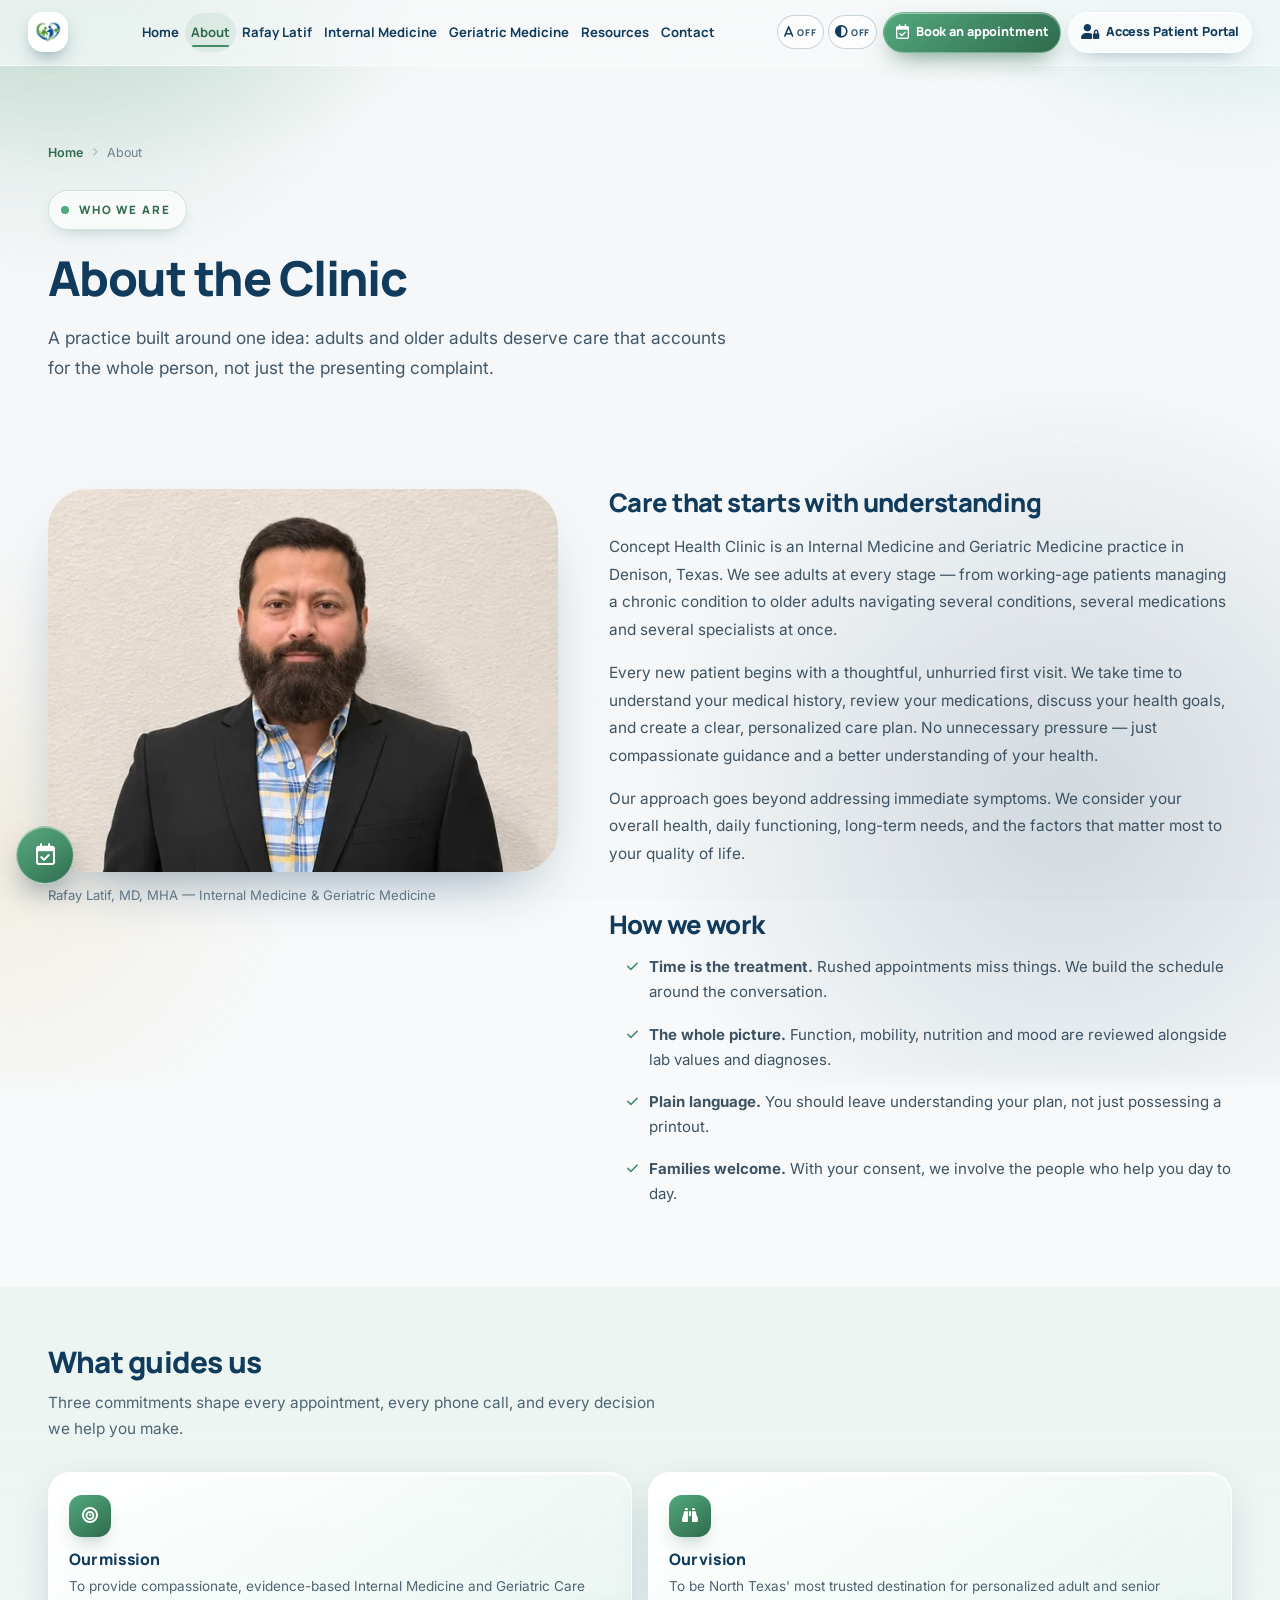
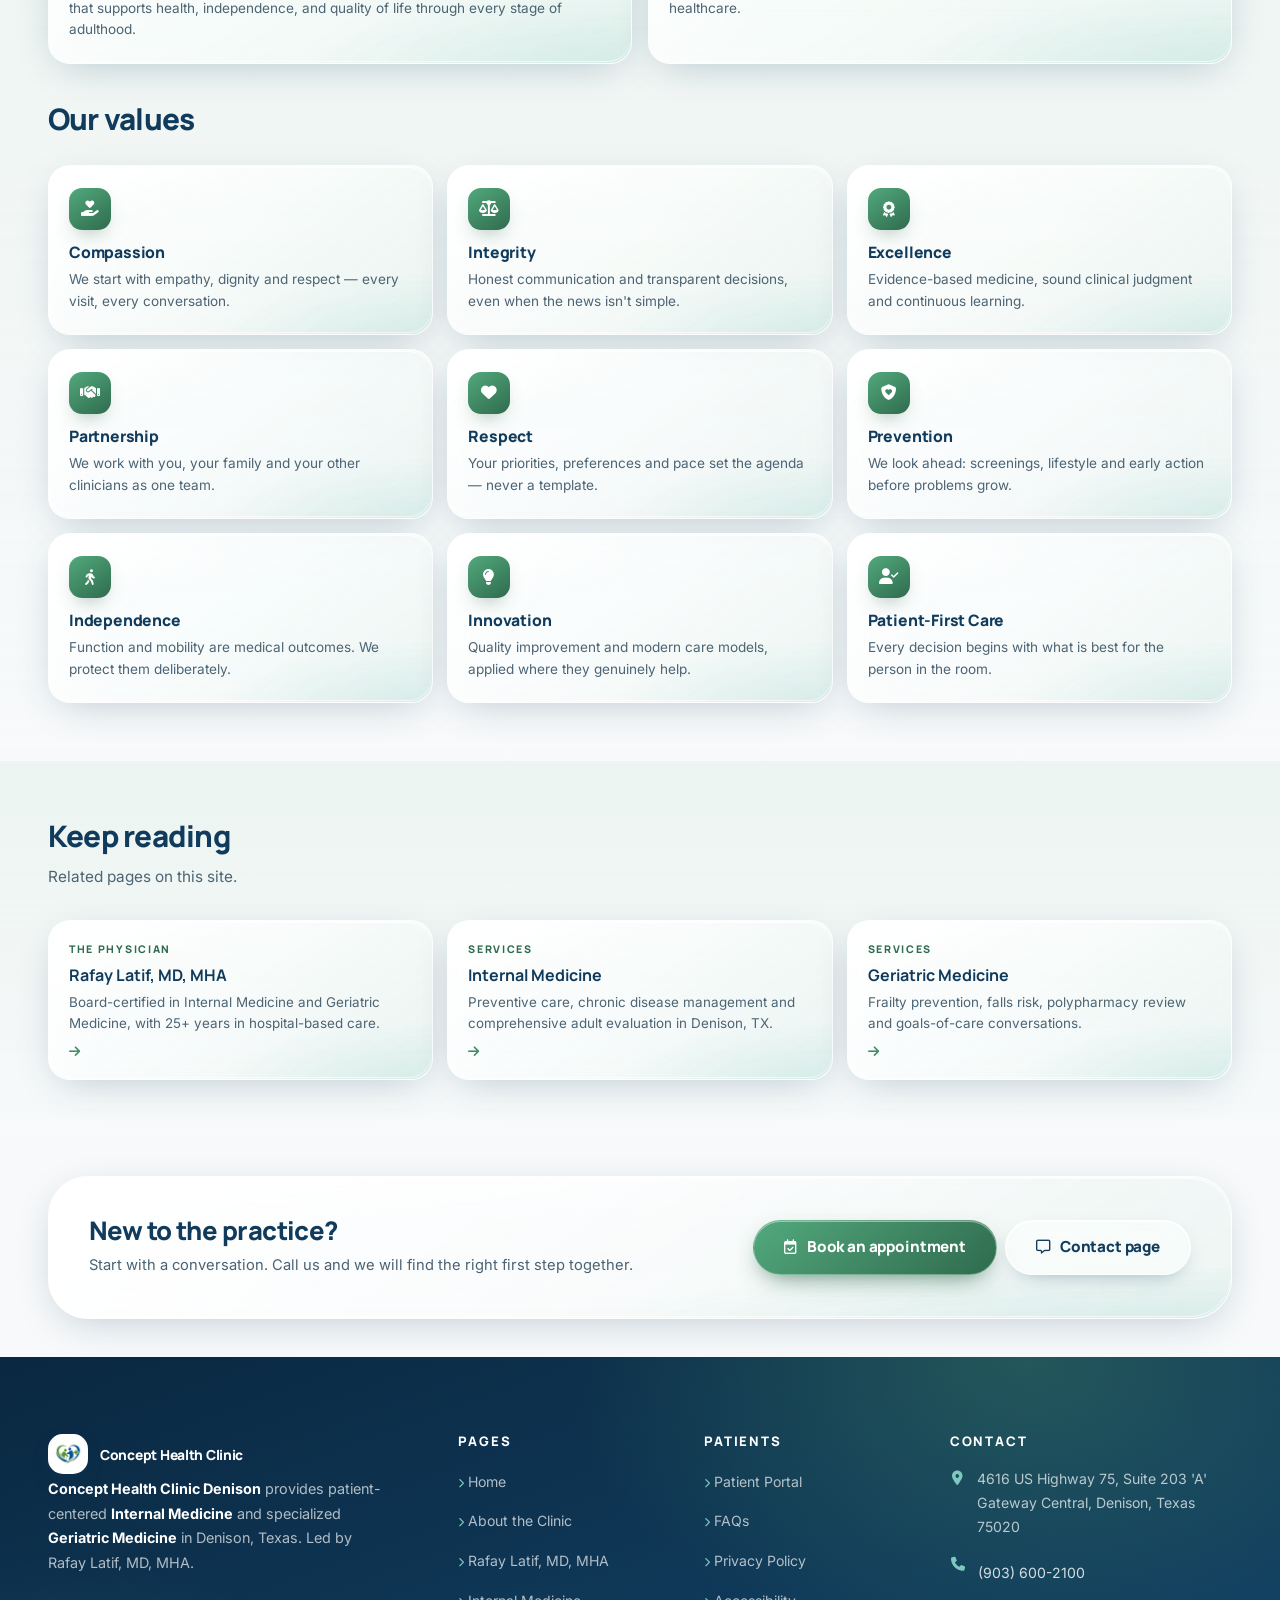
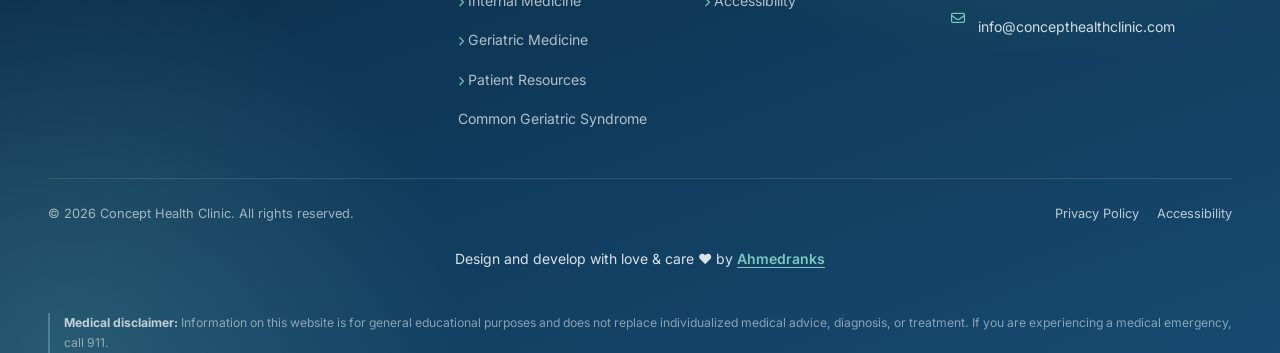
<file: about.html>
<!DOCTYPE html>
<html lang="en" class="no-js">
<head>
  <meta charset="utf-8">
  <meta name="viewport" content="width=device-width, initial-scale=1, viewport-fit=cover">
  <meta name="theme-color" content="#103B5C">

  <title>About Concept Health Clinic | Denison, TX</title>
  <meta name="description" content="Concept Health Clinic is an Internal Medicine and Geriatric Medicine practice in Denison, Texas, led by Rafay Latif, MD, MHA. Learn how we work.">
  <meta name="keywords" content="about Concept Health Clinic, internal medicine clinic Denison TX, geriatric practice Denison Texas, adult medical care Denison TX">
  <meta name="robots" content="index, follow, max-image-preview:large, max-snippet:-1">
  <link rel="canonical" href="https://www.concepthealthclinic.com/about">

  <meta name="geo.region" content="US-TX">
  <meta name="geo.placename" content="Denison, Texas">

  <meta property="og:type" content="website">
  <meta property="og:site_name" content="Concept Health Clinic">
  <meta property="og:title" content="About the Clinic">
  <meta property="og:description" content="Concept Health Clinic is an Internal Medicine and Geriatric Medicine practice in Denison, Texas, led by Rafay Latif, MD, MHA. Learn how we work.">
  <meta property="og:url" content="https://www.concepthealthclinic.com/about">
  <meta property="og:image" content="https://www.concepthealthclinic.com/assets/og-image.jpg">
  <meta property="og:image:width" content="1200">
  <meta property="og:image:height" content="630">
  <meta property="og:image:alt" content="Concept Health Clinic, Internal Medicine and Geriatric Medicine in Denison, Texas">
  <meta name="twitter:card" content="summary_large_image">
  <meta name="twitter:title" content="About Concept Health Clinic | Denison, TX">
  <meta name="twitter:description" content="Concept Health Clinic is an Internal Medicine and Geriatric Medicine practice in Denison, Texas, led by Rafay Latif, MD, MHA. Learn how we work.">
  <meta name="twitter:image" content="https://www.concepthealthclinic.com/assets/og-image.jpg">

  <link rel="icon" type="image/png" sizes="64x64" href="assets/favicon-64.png">
  <link rel="apple-touch-icon" sizes="256x256" href="assets/logo-mark.png">
  <link rel="preconnect" href="https://fonts.googleapis.com">
  <link rel="preconnect" href="https://fonts.gstatic.com" crossorigin>
  <link href="https://fonts.googleapis.com/css2?family=Manrope:wght@600;700;800&family=Inter:wght@400;600;700&display=swap" rel="stylesheet">
  <link href="https://cdn.jsdelivr.net/npm/bootstrap@5.3.8/dist/css/bootstrap.min.css" rel="stylesheet">
  <link rel="stylesheet" href="https://cdnjs.cloudflare.com/ajax/libs/font-awesome/6.7.2/css/all.min.css">
  <link rel="stylesheet" href="css/style.min.css?v=fd4cfc3a66">
  <link rel="stylesheet" href="css/legal.min.css?v=5f366b920f">
  <link rel="stylesheet" href="css/pages.min.css?v=9232c6f9c1">

  <script type="application/ld+json">
  {
    "@context": "https://schema.org",
    "@graph": [
      {
        "@type": ["MedicalClinic", "MedicalBusiness", "LocalBusiness"],
        "@id": "https://www.concepthealthclinic.com/#clinic",
        "name": "Concept Health Clinic",
        "alternateName": "Concept Health Clinic Denison",
        "url": "https://www.concepthealthclinic.com/",
        "telephone": "+1-903-600-2100",
        "email": "info@concepthealthclinic.com",
        "logo": {
          "@type": "ImageObject",
          "url": "https://www.concepthealthclinic.com/assets/logo.png",
          "width": 512,
          "height": 512
        },
        "image": "https://www.concepthealthclinic.com/assets/og-image.jpg",
        "description": "Internal Medicine and Geriatric Medicine practice in Denison, Texas, led by Rafay Latif, MD, MHA.",
        "priceRange": "$$",
        "address": {
          "@type": "PostalAddress",
          "streetAddress": "4616 US Highway 75, Suite 203 'A'",
          "addressLocality": "Denison",
          "addressRegion": "TX",
          "postalCode": "75020",
          "addressCountry": "US"
        },
        "geo": { "@type": "GeoCoordinates", "latitude": 33.7557, "longitude": -96.5367 },
        "openingHoursSpecification": [
          { "@type": "OpeningHoursSpecification", "dayOfWeek": ["Monday","Tuesday","Wednesday","Thursday","Friday"], "opens": "09:00", "closes": "17:00" },
          { "@type": "OpeningHoursSpecification", "dayOfWeek": "Saturday", "opens": "09:00", "closes": "13:00" }
        ],
        "hasMap": "https://www.google.com/maps/search/?api=1&query=4616+US+Highway+75+Suite+203+Denison+TX+75020"
      },
      {
        "@type": "AboutPage",
        "@id": "https://www.concepthealthclinic.com/about#page",
        "url": "https://www.concepthealthclinic.com/about",
        "name": "About Concept Health Clinic | Denison, TX",
        "isPartOf": { "@id": "https://www.concepthealthclinic.com/#clinic" },
        "datePublished": "2026-11-07",
        "dateModified": "2026-11-07"
      },
      {
        "@type": "BreadcrumbList",
        "itemListElement": [
          { "@type": "ListItem", "position": 1, "name": "Home", "item": "https://www.concepthealthclinic.com/" },
          { "@type": "ListItem", "position": 2, "name": "About the Clinic", "item": "https://www.concepthealthclinic.com/about" }
        ]
      },
      {
        "@type": "FAQPage",
        "mainEntity": [
      {
        "@type": "Question",
        "name": "What is Concept Health Clinic?",
        "acceptedAnswer": {
          "@type": "Answer",
          "text": "Concept Health Clinic is an Internal Medicine and Geriatric Medicine practice in Denison, Texas, led by Rafay Latif, MD, MHA. The clinic provides preventive care, chronic disease management, medication review and specialized care for older adults."
        }
      },
      {
        "@type": "Question",
        "name": "Where is the clinic located?",
        "acceptedAnswer": {
          "@type": "Answer",
          "text": "The clinic is at Gateway Central, 4616 US Highway 75, Suite 203 'A', Denison, Texas 75020, with free on-site parking."
        }
      },
      {
        "@type": "Question",
        "name": "What are the clinic hours?",
        "acceptedAnswer": {
          "@type": "Answer",
          "text": "Monday to Friday 9:00 AM to 5:00 PM and Saturday 9:00 AM to 1:00 PM, Central Time. The clinic is closed on Sunday."
        }
      },
      {
        "@type": "Question",
        "name": "Does the clinic see both adults and older adults?",
        "acceptedAnswer": {
          "@type": "Answer",
          "text": "Yes. Internal Medicine covers adults of all ages, and Geriatric Medicine adds specialized assessment for older adults, including medication review, falls risk and goals of care."
        }
      }
        ]
      }
    ]
  }
  </script>
  <!-- Accessibility preferences are applied before first paint so the page
       never flashes the wrong text size or contrast. js/accessibility.js
       reads the same two classes and wires up the toggle buttons. -->
  <script>
    (function(){
      try {
        var d = document.documentElement;
        if (localStorage.getItem('chc:text-lg') === '1') d.classList.add('text-lg');
        if (localStorage.getItem('chc:contrast') === '1') d.classList.add('contrast-high');
      } catch (e) {}
    })();
  </script>
  <link rel="preconnect" href="https://cdnjs.cloudflare.com" crossorigin>
  <link rel="preconnect" href="https://cdn.jsdelivr.net" crossorigin>
</head>

<body>
  <a class="skip-link" href="#main">Skip to main content</a>
  <div class="scroll-progress" id="scrollProgress" aria-hidden="true"></div>

  <header class="site-nav is-scrolled" id="siteNav">
    <div class="container">
      <div class="site-nav__inner">
        <a class="brand" href="index.html" aria-label="Concept Health Clinic — home">
          <span class="brand__mark" aria-hidden="true">
            <img src="assets/logo-mark.webp" alt="" width="26" height="26" decoding="async">
          </span>
          <span class="brand__text">
            <span class="brand__name">Concept Health Clinic</span>
            <span class="brand__tag">Internal &amp; Geriatric Medicine</span>
          </span>
        </a>

        <nav class="nav-desktop" aria-label="Primary">
          <ul class="nav-list">
            <li><a class="nav-link" href="index.html">Home</a></li>
            <li><a class="nav-link active" href="about.html" aria-current="page">About</a></li>
            <li><a class="nav-link" href="rafay-latif.html">Rafay Latif</a></li>
            <li><a class="nav-link" href="internal-medicine-denison-tx.html">Internal Medicine</a></li>
            <li><a class="nav-link" href="geriatric-medicine-denison-tx.html">Geriatric Medicine</a></li>
            <li class="resources-menu"><details><summary class="nav-link">Resources</summary><div class="resources-menu__links"><a href="patient-resources.html">Patient Resources</a><a href="common-geriatric-syndrome.html">Common Geriatric Syndrome</a></div></details></li>
            <li><a class="nav-link" href="contact.html">Contact</a></li>
          </ul>
        </nav>
        <div class="nav-actions">
        <div class="pref-controls pref-controls--compact" role="group" aria-label="Reading preferences">
          <button class="pref-toggle pref-toggle--icon" type="button" data-toggle-text aria-pressed="false" aria-label="Larger text" title="Larger text">
            <i class="fa-solid fa-a" aria-hidden="true"></i>
            <span class="pref-toggle__label">Text size</span>
            <span class="pref-toggle__state" aria-hidden="true">Off</span>
          </button>
          <button class="pref-toggle pref-toggle--icon" type="button" data-toggle-contrast aria-pressed="false" aria-label="High contrast" title="High contrast">
            <i class="fa-solid fa-circle-half-stroke" aria-hidden="true"></i>
            <span class="pref-toggle__label">Contrast</span>
            <span class="pref-toggle__state" aria-hidden="true">Off</span>
          </button>
        </div>
          <a href="https://mycw263.ecwcloud.com/portal32043/jsp/100mp/login_otp.jsp" class="btn btn-glass-primary btn-nav-book d-none d-lg-inline-flex"
             target="_blank" rel="noopener noreferrer">
            <i class="fa-regular fa-calendar-check" aria-hidden="true"></i><span> Book an appointment</span>
          </a>
          <a href="https://mycw263.ecwcloud.com/portal32043/jsp/100mp/login_otp.jsp" class="btn btn-glass-ghost btn-nav-portal d-none d-lg-inline-flex"
             target="_blank" rel="noopener noreferrer" aria-label="Access the patient portal (opens in a new tab)">
            <i class="fa-solid fa-user-lock" aria-hidden="true"></i><span> Access Patient Portal</span>
          </a>
          <a href="https://mycw263.ecwcloud.com/portal32043/jsp/100mp/login_otp.jsp" class="btn btn-glass-primary btn-sm d-lg-none"
             target="_blank" rel="noopener noreferrer"
             aria-label="Book an appointment through the patient portal">
            <i class="fa-regular fa-calendar-check" aria-hidden="true"></i><span> Book</span>
          </a>
          <button class="nav-toggle" id="navToggle" type="button" aria-expanded="false" aria-controls="navMobile" aria-label="Open navigation menu">
            <span></span><span></span><span></span>
          </button>
        </div>
      </div>
    </div>
  </header>

  <!-- Mobile drawer -->
  <div class="nav-mobile" id="navMobile" aria-hidden="true">
    <nav aria-label="Mobile primary">
      <ul>
        <li><a href="index.html">Home <i class="fa-solid fa-chevron-right" aria-hidden="true"></i></a></li>
        <li><a href="about.html">About the Clinic <i class="fa-solid fa-chevron-right" aria-hidden="true"></i></a></li>
        <li><a href="rafay-latif.html">Meet Rafay Latif <i class="fa-solid fa-chevron-right" aria-hidden="true"></i></a></li>
        <li><a href="internal-medicine-denison-tx.html">Internal Medicine <i class="fa-solid fa-chevron-right" aria-hidden="true"></i></a></li>
        <li><a href="geriatric-medicine-denison-tx.html">Geriatric Medicine <i class="fa-solid fa-chevron-right" aria-hidden="true"></i></a></li>
        <li><a href="patient-resources.html">Patient Resources <i class="fa-solid fa-chevron-right" aria-hidden="true"></i></a></li><li><a href="common-geriatric-syndrome.html">Common Geriatric Syndrome</a></li>
        <li><a href="privacy-policy.html">Privacy Policy <i class="fa-solid fa-chevron-right" aria-hidden="true"></i></a></li>
        <li><a href="contact.html">Contact &amp; Appointments <i class="fa-solid fa-chevron-right" aria-hidden="true"></i></a></li>
      </ul>
      <div class="d-grid gap-2">
        <a href="https://mycw263.ecwcloud.com/portal32043/jsp/100mp/login_otp.jsp" class="btn btn-glass-primary justify-content-center"
           target="_blank" rel="noopener noreferrer">
          <i class="fa-regular fa-calendar-check" aria-hidden="true"></i> Book an appointment
        </a>
        <a href="https://mycw263.ecwcloud.com/portal32043/jsp/100mp/login_otp.jsp" class="btn btn-glass-ghost justify-content-center"
           target="_blank" rel="noopener noreferrer">
          <i class="fa-solid fa-user-lock" aria-hidden="true"></i> Access Patient Portal
        </a>
        <a href="contact.html" class="btn btn-glass-ghost justify-content-center">
          <i class="fa-regular fa-message" aria-hidden="true"></i> Request an Appointment
        </a>
      </div>
    </nav>
  </div>

  <main id="main">

    <section class="page-hero">
      <div class="container">
        <nav aria-label="Breadcrumb" class="legal-crumbs">
          <a href="index.html">Home</a> <i class="fa-solid fa-chevron-right" aria-hidden="true"></i> <span aria-current="page">About</span>
        </nav>
        <p class="eyebrow"><span class="dot" aria-hidden="true"></span> Who we are</p>
        <h1>About the Clinic</h1>
        <p class="page-hero__lede">A practice built around one idea: adults and older adults deserve care that accounts for the whole person, not just the presenting complaint.</p>
      </div>
    </section>

    <section class="page-section">
      <div class="container">
        <div class="page-split" data-reveal-group>
          <div class="page-split__media">
            <img src="assets/dr-rafay-about.webp"
                 srcset="assets/dr-rafay-about-sm.webp 585w, assets/dr-rafay-about.webp 900w"
                 sizes="(max-width: 991px) 92vw, 44vw"
                 alt="Rafay Latif, MD, MHA, physician at Concept Health Clinic in Denison, Texas"
                 width="900" height="675" loading="lazy" decoding="async">
            <p class="page-split__caption">Rafay Latif, MD, MHA — Internal Medicine &amp; Geriatric Medicine</p>
          </div>

          <div class="page-prose">
            <h2>Care that starts with understanding</h2>
            <p>
              Concept Health Clinic is an Internal Medicine and Geriatric Medicine practice in
              Denison, Texas. We see adults at every stage — from working-age patients managing a
              chronic condition to older adults navigating several conditions, several medications
              and several specialists at once.
            </p>
            <p>
              Every new patient begins with a thoughtful, unhurried first visit. We take time to
              understand your medical history, review your medications, discuss your health goals,
              and create a clear, personalized care plan. No unnecessary pressure — just
              compassionate guidance and a better understanding of your health.
            </p>
            <p>
              Our approach goes beyond addressing immediate symptoms. We consider your overall
              health, daily functioning, long-term needs, and the factors that matter most to your
              quality of life.
            </p>

            <h2>How we work</h2>
            <ul class="page-checklist">
              <li><i class="fa-solid fa-check" aria-hidden="true"></i><span><strong>Time is the treatment.</strong> Rushed appointments miss things. We build the schedule around the conversation.</span></li>
              <li><i class="fa-solid fa-check" aria-hidden="true"></i><span><strong>The whole picture.</strong> Function, mobility, nutrition and mood are reviewed alongside lab values and diagnoses.</span></li>
              <li><i class="fa-solid fa-check" aria-hidden="true"></i><span><strong>Plain language.</strong> You should leave understanding your plan, not just possessing a printout.</span></li>
              <li><i class="fa-solid fa-check" aria-hidden="true"></i><span><strong>Families welcome.</strong> With your consent, we involve the people who help you day to day.</span></li>
            </ul>

          </div>
        </div>
      </div>
    </section>

    <section class="page-section surface-sage">
      <div class="container">
        <div class="page-section__head" data-reveal>
          <h2>What guides us</h2>
          <p>Three commitments shape every appointment, every phone call, and every decision we help you make.</p>
        </div>
        <div class="row g-3">
          <div class="col-lg-6">
            <div class="feature-card glass h-100">
              <i class="fa-solid fa-bullseye" aria-hidden="true"></i>
              <h3>Our mission</h3>
              <p>To provide compassionate, evidence-based Internal Medicine and Geriatric Care that supports health, independence, and quality of life through every stage of adulthood.</p>
            </div>
          </div>
          <div class="col-lg-6">
            <div class="feature-card glass h-100">
              <i class="fa-solid fa-binoculars" aria-hidden="true"></i>
              <h3>Our vision</h3>
              <p>To be North Texas' most trusted destination for personalized adult and senior healthcare.</p>
            </div>
          </div>
        </div>

        <div class="page-section__head" style="margin-top:38px">
          <h2>Our values</h2>
        </div>
        <ul class="feature-grid" data-reveal-group>
          <li class="feature-card glass"><i class="fa-solid fa-hand-holding-heart" aria-hidden="true"></i><h3>Compassion</h3><p>We start with empathy, dignity and respect — every visit, every conversation.</p></li>
          <li class="feature-card glass"><i class="fa-solid fa-scale-balanced" aria-hidden="true"></i><h3>Integrity</h3><p>Honest communication and transparent decisions, even when the news isn't simple.</p></li>
          <li class="feature-card glass"><i class="fa-solid fa-award" aria-hidden="true"></i><h3>Excellence</h3><p>Evidence-based medicine, sound clinical judgment and continuous learning.</p></li>
          <li class="feature-card glass"><i class="fa-solid fa-handshake" aria-hidden="true"></i><h3>Partnership</h3><p>We work with you, your family and your other clinicians as one team.</p></li>
          <li class="feature-card glass"><i class="fa-solid fa-heart" aria-hidden="true"></i><h3>Respect</h3><p>Your priorities, preferences and pace set the agenda — never a template.</p></li>
          <li class="feature-card glass"><i class="fa-solid fa-shield-heart" aria-hidden="true"></i><h3>Prevention</h3><p>We look ahead: screenings, lifestyle and early action before problems grow.</p></li>
          <li class="feature-card glass"><i class="fa-solid fa-person-walking" aria-hidden="true"></i><h3>Independence</h3><p>Function and mobility are medical outcomes. We protect them deliberately.</p></li>
          <li class="feature-card glass"><i class="fa-solid fa-lightbulb" aria-hidden="true"></i><h3>Innovation</h3><p>Quality improvement and modern care models, applied where they genuinely help.</p></li>
          <li class="feature-card glass"><i class="fa-solid fa-user-check" aria-hidden="true"></i><h3>Patient-First Care</h3><p>Every decision begins with what is best for the person in the room.</p></li>
        </ul>
      </div>
    </section>

    <section class="page-section surface-sage">
      <div class="container">
        <div class="page-section__head">
          <h2>Keep reading</h2>
          <p>Related pages on this site.</p>
        </div>
        <div class="related-grid" data-reveal-group>
          <a class="related-card glass" href="rafay-latif.html">
            <span class="related-card__kicker">The physician</span>
            <strong>Rafay Latif, MD, MHA</strong>
            <p>Board-certified in Internal Medicine and Geriatric Medicine, with 25+ years in hospital-based care.</p>
            <i class="fa-solid fa-arrow-right related-card__arrow" aria-hidden="true"></i>
          </a>
          <a class="related-card glass" href="internal-medicine-denison-tx.html">
            <span class="related-card__kicker">Services</span>
            <strong>Internal Medicine</strong>
            <p>Preventive care, chronic disease management and comprehensive adult evaluation in Denison, TX.</p>
            <i class="fa-solid fa-arrow-right related-card__arrow" aria-hidden="true"></i>
          </a>
          <a class="related-card glass" href="geriatric-medicine-denison-tx.html">
            <span class="related-card__kicker">Services</span>
            <strong>Geriatric Medicine</strong>
            <p>Frailty prevention, falls risk, polypharmacy review and goals-of-care conversations.</p>
            <i class="fa-solid fa-arrow-right related-card__arrow" aria-hidden="true"></i>
          </a>
        </div>
      </div>
    </section>

    <section class="page-section page-section--tight">
      <div class="container">
        <div class="glass legal-cta__inner">
          <div>
            <h2>New to the practice?</h2>
            <p>Start with a conversation. Call us and we will find the right first step together.</p>
          </div>
          <div class="d-flex flex-wrap gap-2">
            <a href="https://mycw263.ecwcloud.com/portal32043/jsp/100mp/login_otp.jsp" class="btn btn-glass-primary" target="_blank" rel="noopener noreferrer">
              <i class="fa-regular fa-calendar-check" aria-hidden="true"></i> Book an appointment
            </a>
            <a href="contact.html" class="btn btn-glass-ghost">
              <i class="fa-regular fa-message" aria-hidden="true"></i> Contact page
            </a>
          </div>
        </div>
      </div>
    </section>

  </main>

  <!-- ====================================================================
       FLOATING ACTIONS
       Book an appointment — the single floating action
       ==================================================================== -->
  <div class="fab-stack fab-stack--left">
    <a class="fab fab--booking"
       href="https://mycw263.ecwcloud.com/portal32043/jsp/100mp/login_otp.jsp"
       target="_blank" rel="noopener noreferrer"
       aria-label="Book an appointment online through the Concept Health Clinic patient portal">
      <i class="fa-regular fa-calendar-check" aria-hidden="true"></i>
      <span class="fab__label">Book an appointment</span>
    </a>
  </div>

  <button class="back-to-top" id="backToTop" type="button" aria-label="Back to top">
    <i class="fa-solid fa-arrow-up" aria-hidden="true"></i>
  </button>

  <footer class="site-footer surface-navy">
    <div class="container">
      <div class="site-footer__grid">
        <div class="footer-brand">
          <a class="brand" href="index.html" aria-label="Concept Health Clinic — home">
            <span class="brand__mark" aria-hidden="true">
              <img src="assets/logo-mark.webp" alt="" width="26" height="26" decoding="async">
            </span>
            <span class="brand__text">
              <span class="brand__name">Concept Health Clinic</span>
            </span>
          </a>
          <p class="footer-about">
            <strong style="color:#fff">Concept Health Clinic Denison</strong> provides
            patient-centered <strong style="color:#fff">Internal Medicine</strong> and specialized
            <strong style="color:#fff">Geriatric Medicine</strong> in Denison, Texas. Led by
            Rafay Latif, MD, MHA.
          </p>
        </div>

        <div>
          <h3 class="footer-title">Pages</h3>
          <ul class="footer-links">
            <li><a href="index.html"><i class="fa-solid fa-chevron-right" aria-hidden="true"></i> Home</a></li>
            <li><a href="about.html"><i class="fa-solid fa-chevron-right" aria-hidden="true"></i> About the Clinic</a></li>
            <li><a href="rafay-latif.html"><i class="fa-solid fa-chevron-right" aria-hidden="true"></i> Rafay Latif, MD, MHA</a></li>
            <li><a href="internal-medicine-denison-tx.html"><i class="fa-solid fa-chevron-right" aria-hidden="true"></i> Internal Medicine</a></li>
            <li><a href="geriatric-medicine-denison-tx.html"><i class="fa-solid fa-chevron-right" aria-hidden="true"></i> Geriatric Medicine</a></li>
            <li><a href="patient-resources.html"><i class="fa-solid fa-chevron-right" aria-hidden="true"></i> Patient Resources</a></li><li><a href="common-geriatric-syndrome.html">Common Geriatric Syndrome</a></li>
          </ul>
        </div>

        <div>
          <h3 class="footer-title">Patients</h3>
          <ul class="footer-links">
            <li><a href="https://mycw263.ecwcloud.com/portal32043/jsp/100mp/login_otp.jsp" target="_blank" rel="noopener noreferrer"><i class="fa-solid fa-chevron-right" aria-hidden="true"></i> Patient Portal</a></li>
            <li><a href="index.html#faq"><i class="fa-solid fa-chevron-right" aria-hidden="true"></i> FAQs</a></li>
            <li><a href="privacy-policy.html"><i class="fa-solid fa-chevron-right" aria-hidden="true"></i> Privacy Policy</a></li>
            <li><a href="accessibility.html"><i class="fa-solid fa-chevron-right" aria-hidden="true"></i> Accessibility</a></li>
          </ul>
        </div>

        <div>
          <h3 class="footer-title">Contact</h3>
          <ul class="footer-contact">
            <li><i class="fa-solid fa-location-dot" aria-hidden="true"></i>
              <span>4616 US Highway 75, Suite 203 'A'<br>Gateway Central, Denison, Texas 75020</span></li>
            <li><i class="fa-solid fa-phone" aria-hidden="true"></i>
              <a href="tel:+19036002100">(903) 600-2100</a></li>
            <li><i class="fa-regular fa-envelope" aria-hidden="true"></i>
              <a href="mailto:info@concepthealthclinic.com">info@concepthealthclinic.com</a></li>
          </ul>
        </div>
      </div>

      <div class="footer-bottom">
        <p class="footer-credit">Design and develop with love &amp; care ❤️ by <a href="https://ahmedranks.com/">Ahmedranks</a></p>
        <span>© <span data-current-year>2026</span> Concept Health Clinic. All rights reserved.</span>
        <span class="footer-stats">
          <a href="privacy-policy.html">Privacy Policy</a>
          <a href="accessibility.html">Accessibility</a>
        </span>
      </div>

      <p class="disclaimer">
        <strong style="color:rgba(255,255,255,.72)">Medical disclaimer:</strong>
        Information on this website is for general educational purposes and does not replace
        individualized medical advice, diagnosis, or treatment. If you are experiencing a medical
        emergency, call 911.
      </p>
    </div>
  </footer>

  <!-- ====================================================================
       JAVASCRIPT
       Same order as the homepage: vendor → config → feature modules.
       ==================================================================== -->
  <script src="js/config.js?v=dc5c8d7ce2" defer></script>
  <script src="js/main.js?v=0a02d9aee0" defer></script>
  <script src="js/engagement.js?v=e9b1d9f661" defer></script>
  <script src="js/analytics.js?v=da77184006" defer></script>
  <script src="js/accessibility.js?v=8c10de1bb3" defer></script>
  <p class="visually-hidden" id="prefAnnounce" role="status" aria-live="polite"></p>
</body>
</html>
</file>
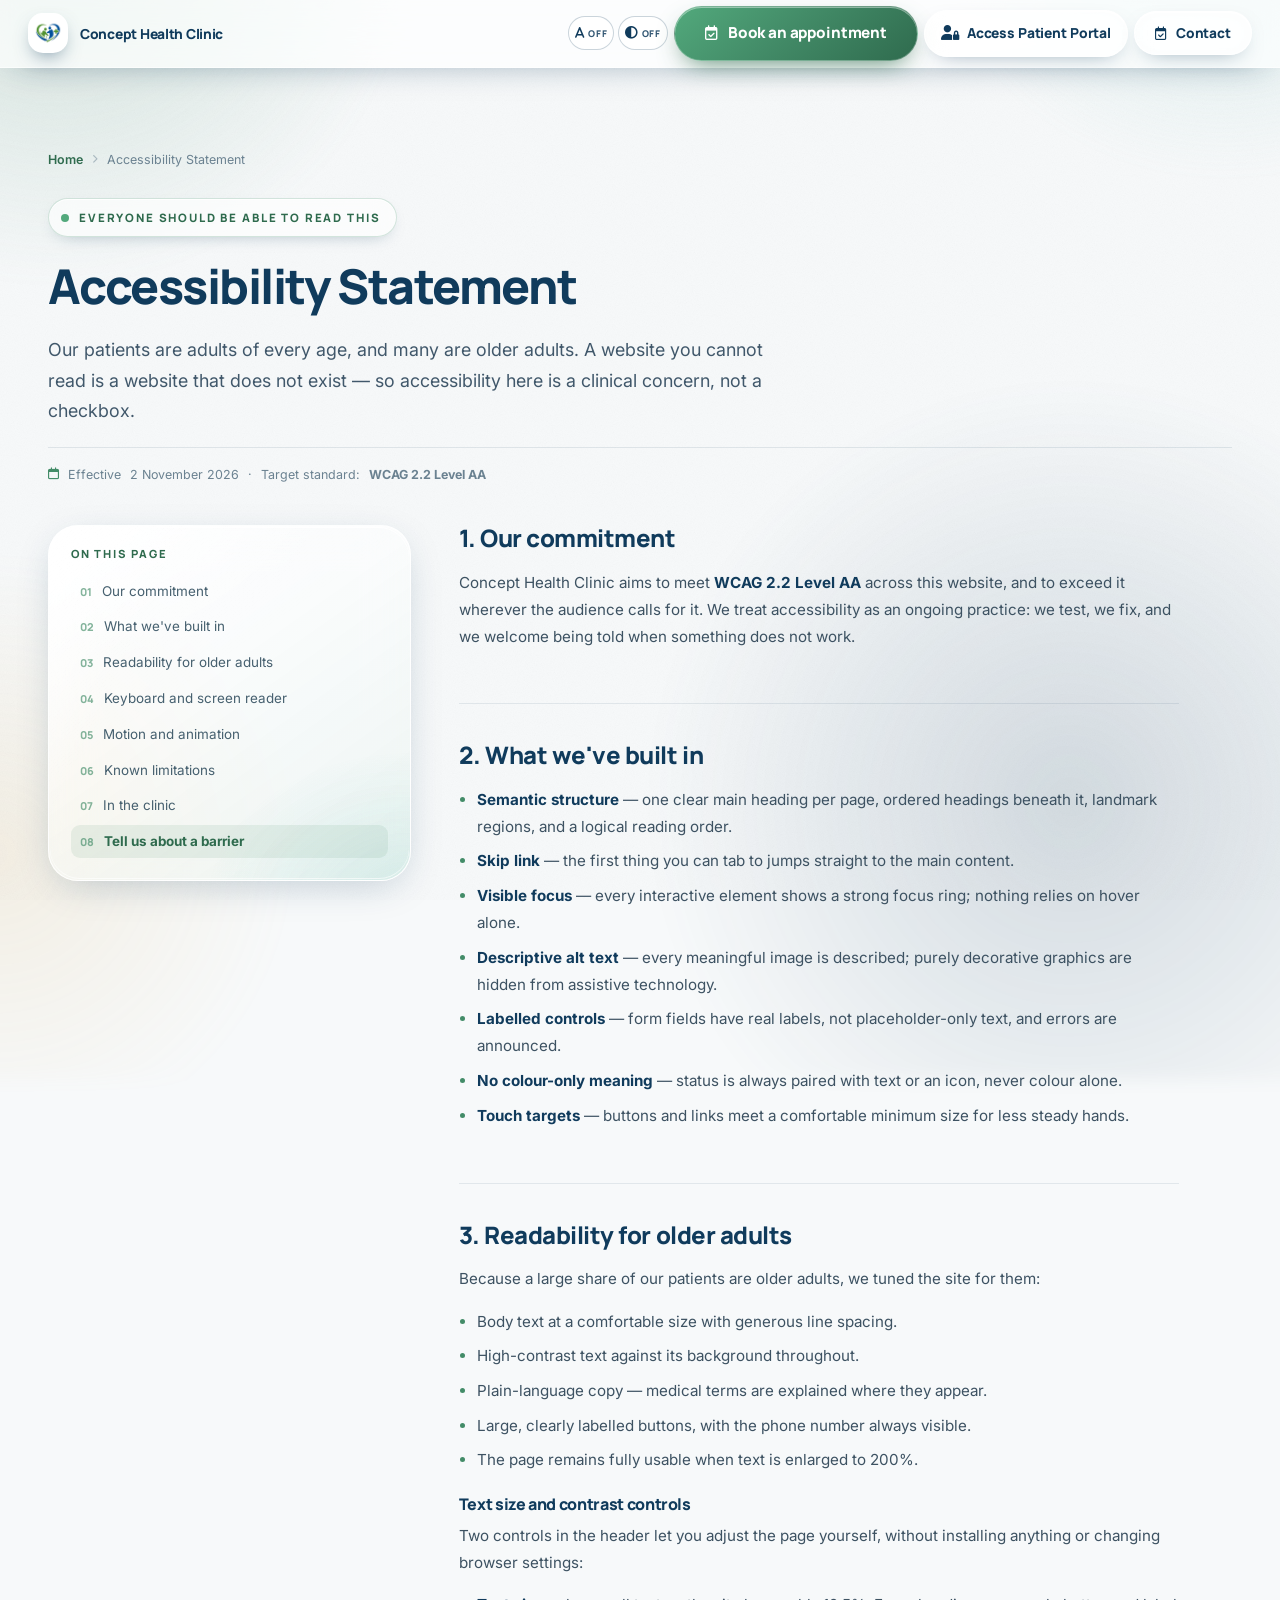
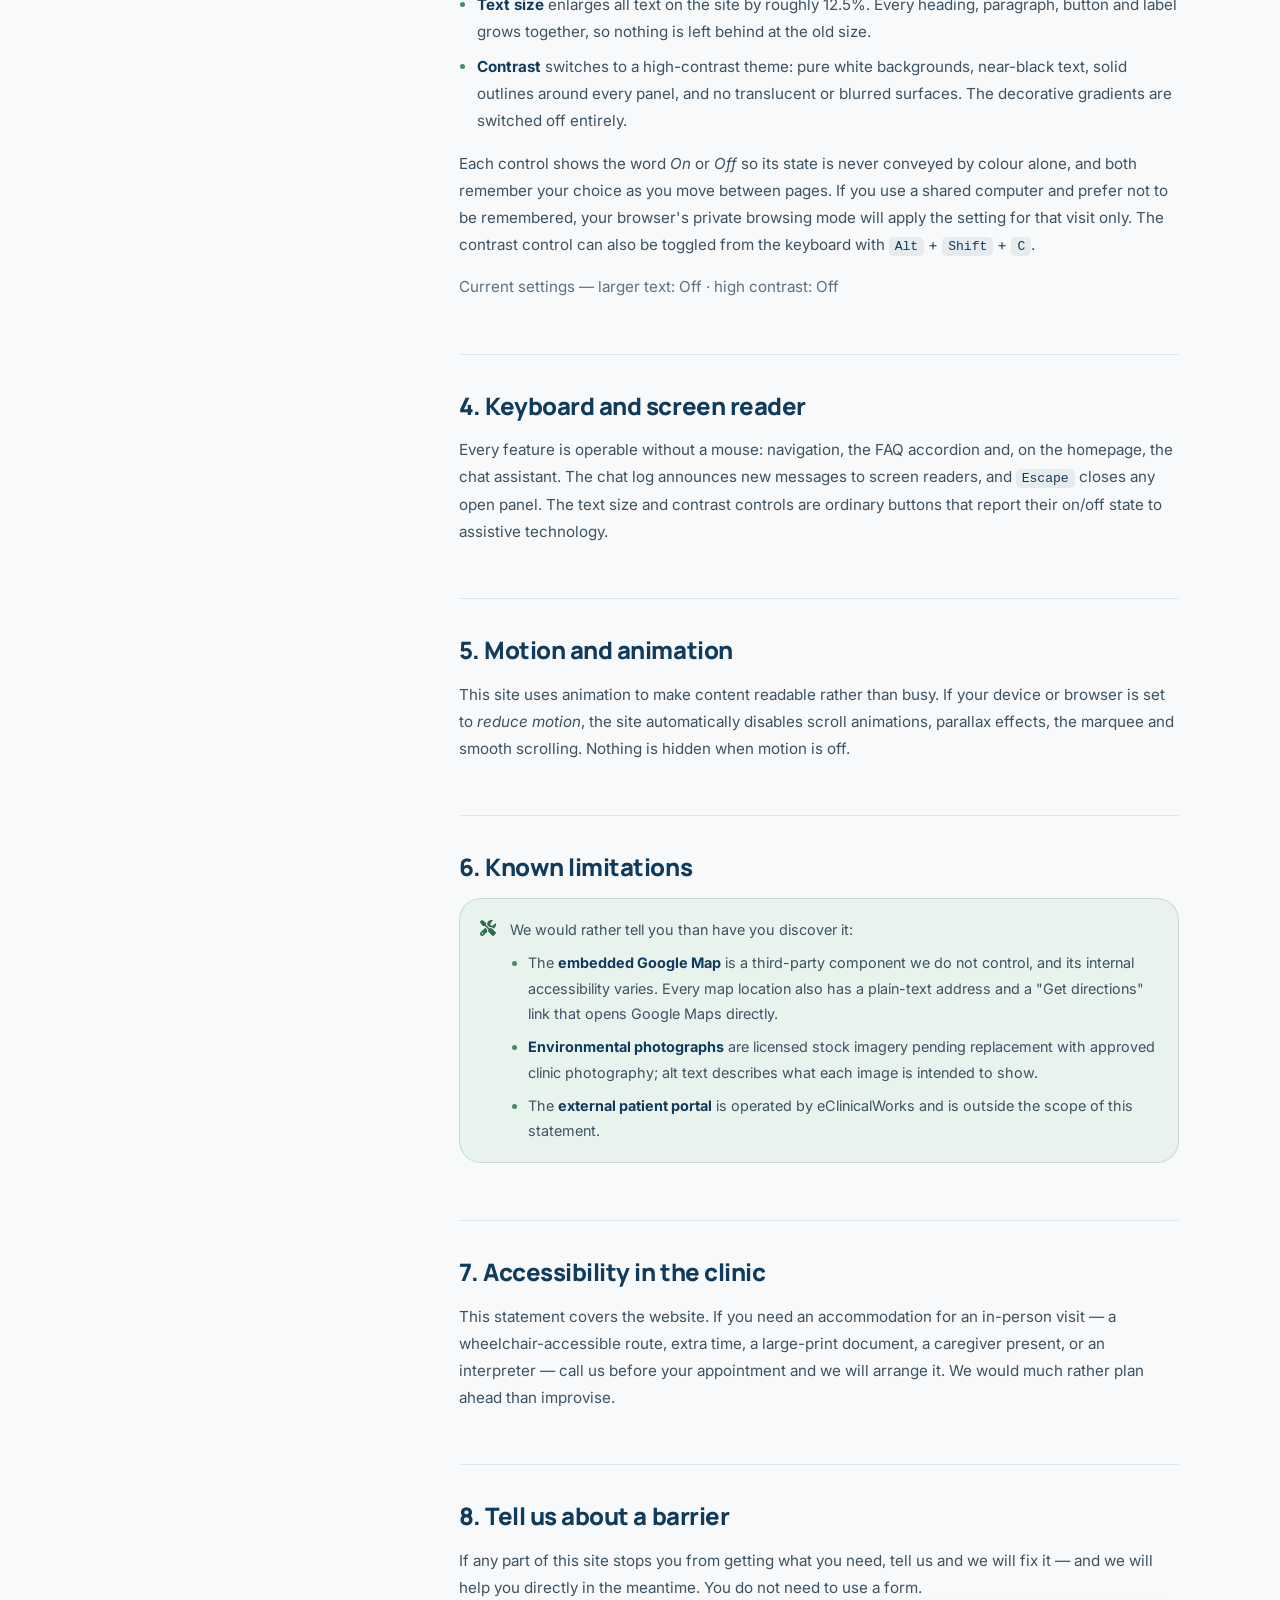
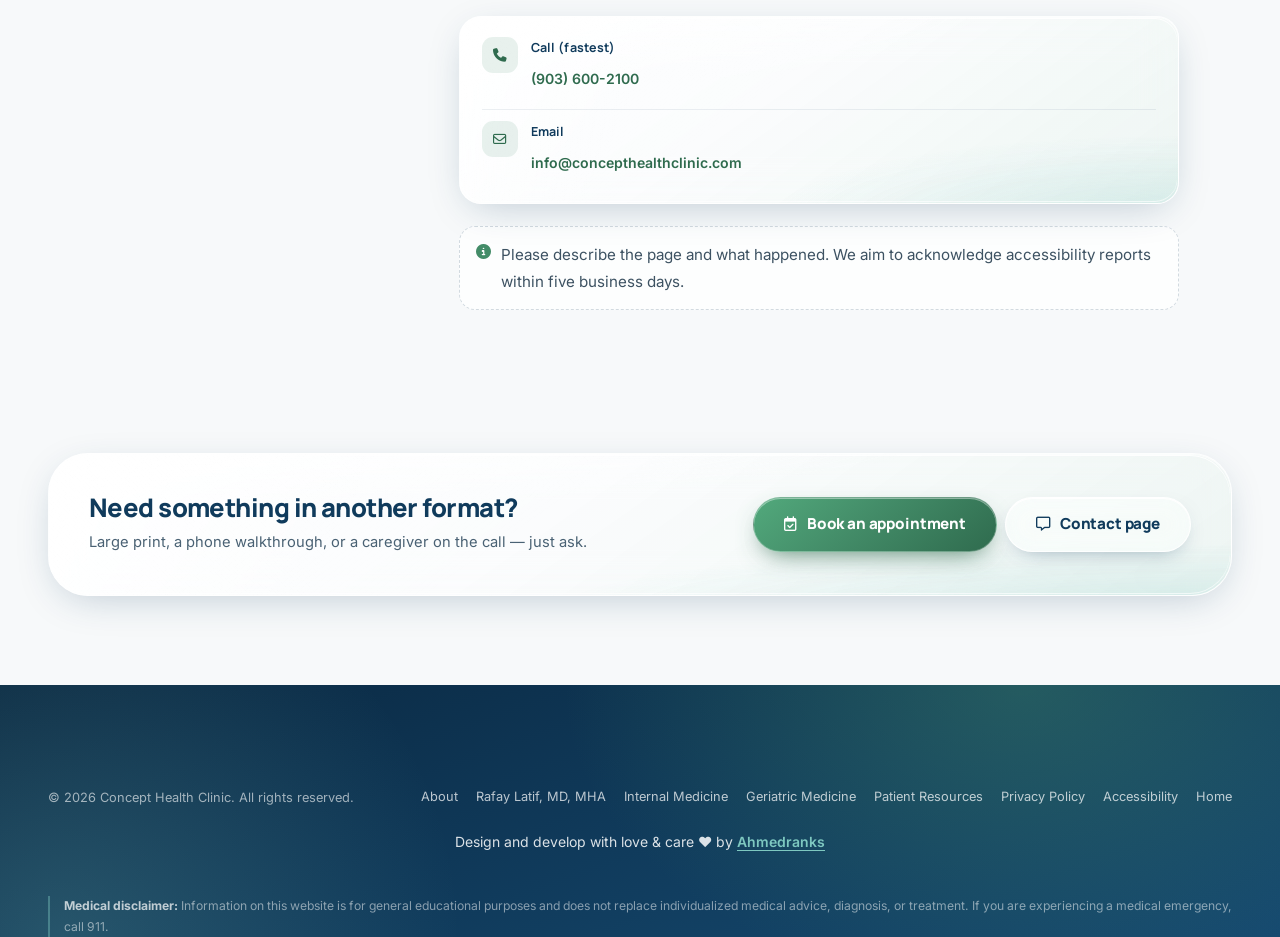
<file: accessibility.html>
<!DOCTYPE html>
<html lang="en" class="no-js">
<head>
  <meta charset="utf-8">
  <meta name="viewport" content="width=device-width, initial-scale=1, viewport-fit=cover">
  <meta name="theme-color" content="#103B5C">

  <title>Accessibility Statement | Concept Health Clinic — Denison, TX</title>
  <meta name="description" content="How Concept Health Clinic works to keep this website usable for everyone, including older adults and visitors using assistive technology.">
  <meta name="robots" content="index, follow">
  <link rel="canonical" href="https://www.concepthealthclinic.com/accessibility">

  <meta property="og:type" content="website">
  <meta property="og:title" content="Accessibility Statement | Concept Health Clinic">
  <meta property="og:description" content="Our commitment to an accessible website for every patient.">
  <meta property="og:url" content="https://www.concepthealthclinic.com/accessibility">
  <meta property="og:image" content="https://www.concepthealthclinic.com/assets/og-image.jpg">

  <meta name="twitter:card" content="summary_large_image">
  <meta name="twitter:title" content="Accessibility Statement | Concept Health Clinic — Denison, TX">
  <meta name="twitter:description" content="Concept Health Clinic is committed to an accessible website for every patient, including older adults.">
  <meta name="twitter:image" content="https://www.concepthealthclinic.com/assets/og-image.jpg">

  <link rel="icon" type="image/png" sizes="64x64" href="assets/favicon-64.png">
  <link rel="apple-touch-icon" sizes="256x256" href="assets/logo-mark.png">
  <link rel="preconnect" href="https://fonts.googleapis.com">
  <link rel="preconnect" href="https://fonts.gstatic.com" crossorigin>
  <link href="https://fonts.googleapis.com/css2?family=Manrope:wght@600;700;800&family=Inter:wght@400;600;700&display=swap" rel="stylesheet">
  <link href="https://cdn.jsdelivr.net/npm/bootstrap@5.3.8/dist/css/bootstrap.min.css" rel="stylesheet">
  <link rel="stylesheet" href="https://cdnjs.cloudflare.com/ajax/libs/font-awesome/6.7.2/css/all.min.css">
  <link rel="stylesheet" href="css/style.min.css?v=fd4cfc3a66">
  <link rel="stylesheet" href="css/legal.min.css?v=5f366b920f">

  <script type="application/ld+json">
  {
    "@context": "https://schema.org",
    "@graph": [
      {
        "@type": "MedicalClinic",
        "@id": "https://www.concepthealthclinic.com/#clinic",
        "name": "Concept Health Clinic",
        "url": "https://www.concepthealthclinic.com/",
        "telephone": "+1-903-600-2100",
        "address": {
          "@type": "PostalAddress",
          "streetAddress": "4616 US Highway 75, Suite 203 'A'",
          "addressLocality": "Denison",
          "addressRegion": "TX",
          "postalCode": "75020",
          "addressCountry": "US"
        }
      },
      {
        "@type": "WebPage",
        "name": "Accessibility Statement",
        "url": "https://www.concepthealthclinic.com/accessibility",
        "datePublished": "2026-11-02",
        "dateModified": "2026-11-02"
      }
    ]
  }
  </script>
    <!-- Accessibility preferences are applied before first paint so the page
         never flashes the wrong text size or contrast. js/accessibility.js
         reads the same two classes and wires up the toggle buttons. -->
    <script>
      (function(){
        try {
          var d = document.documentElement;
          if (localStorage.getItem('chc:text-lg') === '1') d.classList.add('text-lg');
          if (localStorage.getItem('chc:contrast') === '1') d.classList.add('contrast-high');
        } catch (e) {}
      })();
    </script>
  <link rel="preconnect" href="https://cdnjs.cloudflare.com" crossorigin>
  <link rel="preconnect" href="https://cdn.jsdelivr.net" crossorigin>
</head>

<body class="legal-page">
  <a class="skip-link" href="#main">Skip to main content</a>
  <div class="scroll-progress" aria-hidden="true"></div>

  <header class="site-nav is-scrolled" id="siteNav">
    <div class="container">
      <div class="site-nav__inner">
        <a class="brand" href="index.html" aria-label="Concept Health Clinic — home">
          <span class="brand__mark" aria-hidden="true">
            <img src="assets/logo-mark.webp" alt="" width="26" height="26" decoding="async">
          </span>
          <span class="brand__text">
            <span class="brand__name">Concept Health Clinic</span>
            <span class="brand__tag">Internal &amp; Geriatric Medicine</span>
          </span>
        </a>

        <div class="nav-actions">
          <div class="pref-controls pref-controls--compact" role="group" aria-label="Reading preferences">
            <button class="pref-toggle pref-toggle--icon" type="button" data-toggle-text aria-pressed="false" aria-label="Larger text" title="Larger text">
              <i class="fa-solid fa-a" aria-hidden="true"></i>
              <span class="pref-toggle__label">Text size</span>
              <span class="pref-toggle__state" aria-hidden="true">Off</span>
            </button>
            <button class="pref-toggle pref-toggle--icon" type="button" data-toggle-contrast aria-pressed="false" aria-label="High contrast" title="High contrast">
              <i class="fa-solid fa-circle-half-stroke" aria-hidden="true"></i>
              <span class="pref-toggle__label">Contrast</span>
              <span class="pref-toggle__state" aria-hidden="true">Off</span>
            </button>
          </div>
          <a href="https://mycw263.ecwcloud.com/portal32043/jsp/100mp/login_otp.jsp" class="btn btn-glass-primary" target="_blank" rel="noopener noreferrer">
            <i class="fa-regular fa-calendar-check" aria-hidden="true"></i> Book an appointment
          </a>
          <a href="https://mycw263.ecwcloud.com/portal32043/jsp/100mp/login_otp.jsp" class="btn btn-glass-ghost btn-nav-portal d-none d-lg-inline-flex"
             target="_blank" rel="noopener noreferrer" aria-label="Access the patient portal (opens in a new tab)">
            <i class="fa-solid fa-user-lock" aria-hidden="true"></i> Access Patient Portal
          </a>
          <a href="contact.html" class="btn btn-glass-ghost btn-sm d-none d-md-inline-flex">
            <i class="fa-regular fa-calendar-check" aria-hidden="true"></i> Contact
          </a>
        </div>
      </div>
    </div>
  </header>

  <main id="main">
    <section class="legal-hero">
      <div class="container">
        <nav aria-label="Breadcrumb" class="legal-crumbs">
          <a href="index.html">Home</a>
          <i class="fa-solid fa-chevron-right" aria-hidden="true"></i>
          <span aria-current="page">Accessibility Statement</span>
        </nav>
        <p class="eyebrow"><span class="dot" aria-hidden="true"></span> Everyone should be able to read this</p>
        <h1>Accessibility Statement</h1>
        <p class="legal-hero__lede">
          Our patients are adults of every age, and many are older adults. A website you cannot read
          is a website that does not exist — so accessibility here is a clinical concern, not a
          checkbox.
        </p>
        <p class="legal-meta">
          <i class="fa-regular fa-calendar" aria-hidden="true"></i>
          Effective <time datetime="2026-11-02">2 November 2026</time>
          <span aria-hidden="true">·</span>
          Target standard: <strong>WCAG 2.2 Level AA</strong>
        </p>
      </div>
    </section>

    <div class="container legal-body">
      <div class="row g-4 g-lg-5">
        <div class="col-lg-4">
          <nav class="legal-toc glass" aria-label="On this page">
            <h2 class="legal-toc__title">On this page</h2>
            <ol>
              <li><a href="#commitment">Our commitment</a></li>
              <li><a href="#built-in">What we've built in</a></li>
              <li><a href="#readability">Readability for older adults</a></li>
              <li><a href="#keyboard">Keyboard and screen reader</a></li>
              <li><a href="#motion">Motion and animation</a></li>
              <li><a href="#known">Known limitations</a></li>
              <li><a href="#in-clinic">In the clinic</a></li>
              <li><a href="#feedback">Tell us about a barrier</a></li>
            </ol>
          </nav>
        </div>

        <div class="col-lg-8">
          <article class="legal-prose">
            <section id="commitment">
              <h2>1. Our commitment</h2>
              <p>
                Concept Health Clinic aims to meet <strong>WCAG 2.2 Level AA</strong> across this
                website, and to exceed it wherever the audience calls for it. We treat accessibility
                as an ongoing practice: we test, we fix, and we welcome being told when something
                does not work.
              </p>
            </section>

            <section id="built-in">
              <h2>2. What we've built in</h2>
              <ul>
                <li><strong>Semantic structure</strong> — one clear main heading per page, ordered
                  headings beneath it, landmark regions, and a logical reading order.</li>
                <li><strong>Skip link</strong> — the first thing you can tab to jumps straight to the
                  main content.</li>
                <li><strong>Visible focus</strong> — every interactive element shows a strong focus
                  ring; nothing relies on hover alone.</li>
                <li><strong>Descriptive alt text</strong> — every meaningful image is described;
                  purely decorative graphics are hidden from assistive technology.</li>
                <li><strong>Labelled controls</strong> — form fields have real labels, not
                  placeholder-only text, and errors are announced.</li>
                <li><strong>No colour-only meaning</strong> — status is always paired with text or an
                  icon, never colour alone.</li>
                <li><strong>Touch targets</strong> — buttons and links meet a comfortable minimum size
                  for less steady hands.</li>
              </ul>
            </section>

            <section id="readability">
              <h2>3. Readability for older adults</h2>
              <p>Because a large share of our patients are older adults, we tuned the site for them:</p>
              <ul>
                <li>Body text at a comfortable size with generous line spacing.</li>
                <li>High-contrast text against its background throughout.</li>
                <li>Plain-language copy — medical terms are explained where they appear.</li>
                <li>Large, clearly labelled buttons, with the phone number always visible.</li>
                <li>The page remains fully usable when text is enlarged to 200%.</li>
              </ul>

              <h3>Text size and contrast controls</h3>
              <p>
                Two controls in the header let you adjust the page yourself, without installing
                anything or changing browser settings:
              </p>
              <ul>
                <li>
                  <strong>Text size</strong> enlarges all text on the site by roughly 12.5%. Every
                  heading, paragraph, button and label grows together, so nothing is left behind at
                  the old size.
                </li>
                <li>
                  <strong>Contrast</strong> switches to a high-contrast theme: pure white
                  backgrounds, near-black text, solid outlines around every panel, and no translucent
                  or blurred surfaces. The decorative gradients are switched off entirely.
                </li>
              </ul>
              <p>
                Each control shows the word <em>On</em> or <em>Off</em> so its state is never conveyed
                by colour alone, and both remember your choice as you move between pages. If you use a
                shared computer and prefer not to be remembered, your browser's private browsing mode
                will apply the setting for that visit only. The contrast control can also be toggled
                from the keyboard with <kbd>Alt</kbd> + <kbd>Shift</kbd> + <kbd>C</kbd>.
              </p>
              <p class="small text-muted-soft" data-pref-readout>
                Current settings — larger text: Off · high contrast: Off
              </p>
            </section>

            <section id="keyboard">
              <h2>4. Keyboard and screen reader</h2>
              <p>
                Every feature is operable without a mouse: navigation, the FAQ accordion and, on the
                homepage, the chat assistant. The chat log announces new
                messages to screen readers, and <kbd>Escape</kbd> closes any open panel. The text size
                and contrast controls are ordinary buttons that report their on/off state to assistive
                technology.
              </p>
            </section>

            <section id="motion">
              <h2>5. Motion and animation</h2>
              <p>
                This site uses animation to make content readable rather than busy. If your device or
                browser is set to <em>reduce motion</em>, the site automatically disables scroll
                animations, parallax effects, the marquee and smooth scrolling. Nothing is hidden
                when motion is off.
              </p>
            </section>

            <section id="known">
              <h2>6. Known limitations</h2>
              <div class="legal-callout">
                <i class="fa-solid fa-screwdriver-wrench" aria-hidden="true"></i>
                <div>
                  <p class="mb-2">We would rather tell you than have you discover it:</p>
                  <ul class="mb-0">
                    <li>
                      The <strong>embedded Google Map</strong> is a third-party component we do not
                      control, and its internal accessibility varies. Every map location also has a
                      plain-text address and a "Get directions" link that opens Google Maps directly.
                    </li>
                    <li>
                      <strong>Environmental photographs</strong> are licensed stock imagery pending
                      replacement with approved clinic photography; alt text describes what each image
                      is intended to show.
                    </li>
                    <li>
                      The <strong>external patient portal</strong> is operated by eClinicalWorks and is
                      outside the scope of this statement.
                    </li>
                  </ul>
                </div>
              </div>
            </section>

            <section id="in-clinic">
              <h2>7. Accessibility in the clinic</h2>
              <p>
                This statement covers the website. If you need an accommodation for an in-person visit
                — a wheelchair-accessible route, extra time, a large-print document, a caregiver
                present, or an interpreter — call us before your appointment and we will arrange it.
                We would much rather plan ahead than improvise.
              </p>
            </section>

            <section id="feedback">
              <h2>8. Tell us about a barrier</h2>
              <p>
                If any part of this site stops you from getting what you need, tell us and we will fix
                it — and we will help you directly in the meantime. You do not need to use a form.
              </p>
              <div class="legal-contact glass">
                <div class="legal-contact__row">
                  <i class="fa-solid fa-phone" aria-hidden="true"></i>
                  <div>
                    <strong>Call (fastest)</strong>
                    <a href="tel:+19036002100">(903) 600-2100</a>
                  </div>
                </div>
                <div class="legal-contact__row">
                  <i class="fa-regular fa-envelope" aria-hidden="true"></i>
                  <div>
                    <strong>Email</strong>
                    <a href="mailto:info@concepthealthclinic.com?subject=Website%20accessibility%20feedback">
                      info@concepthealthclinic.com
                    </a>
                  </div>
                </div>
              </div>
              <p class="legal-footnote">
                <i class="fa-solid fa-circle-info" aria-hidden="true"></i>
                Please describe the page and what happened. We aim to acknowledge accessibility
                reports within five business days.
              </p>
            </section>
          </article>
        </div>
      </div>
    </div>

    <section class="legal-cta">
      <div class="container">
        <div class="glass legal-cta__inner">
          <div>
            <h2>Need something in another format?</h2>
            <p>Large print, a phone walkthrough, or a caregiver on the call — just ask.</p>
          </div>
          <div class="d-flex flex-wrap gap-2">
            <a href="https://mycw263.ecwcloud.com/portal32043/jsp/100mp/login_otp.jsp" class="btn btn-glass-primary" target="_blank" rel="noopener noreferrer">
              <i class="fa-regular fa-calendar-check" aria-hidden="true"></i> Book an appointment
            </a>
            <a href="contact.html" class="btn btn-glass-ghost">
              <i class="fa-regular fa-message" aria-hidden="true"></i> Contact page
            </a>
          </div>
        </div>
      </div>
    </section>
  </main>

  <footer class="site-footer surface-navy">
    <div class="container">
      <div class="footer-bottom" style="margin-top:0;border-top:0">
        <p class="footer-credit">Design and develop with love &amp; care ❤️ by <a href="https://ahmedranks.com/">Ahmedranks</a></p>
        <span>© <span data-current-year>2026</span> Concept Health Clinic. All rights reserved.</span>
        <span class="footer-stats">
          <a href="about.html">About</a>
          <a href="rafay-latif.html">Rafay Latif, MD, MHA</a>
          <a href="internal-medicine-denison-tx.html">Internal Medicine</a>
          <a href="geriatric-medicine-denison-tx.html">Geriatric Medicine</a>
          <a href="patient-resources.html">Patient Resources</a>
          <a href="privacy-policy.html">Privacy Policy</a>
          <a href="accessibility.html">Accessibility</a>
          <a href="index.html">Home</a>
        </span>
      </div>
      <p class="disclaimer">
        <strong style="color:rgba(255,255,255,.72)">Medical disclaimer:</strong>
        Information on this website is for general educational purposes and does not replace
        individualized medical advice, diagnosis, or treatment. If you are experiencing a medical
        emergency, call 911.
      </p>
    </div>
  </footer>

  <script>document.querySelectorAll('[data-current-year]').forEach(e=>e.textContent=new Date().getFullYear());</script>

  <!-- Table-of-contents scroll spy -->
  <script>
    (function () {
      var links = Array.prototype.slice.call(document.querySelectorAll('.legal-toc a'));
      if (!links.length || !('IntersectionObserver' in window)) return;
      var map = {};
      links.forEach(function (a) {
        var id = a.getAttribute('href').slice(1);
        var sec = document.getElementById(id);
        if (sec) map[id] = a;
      });
      var io = new IntersectionObserver(function (entries) {
        entries.forEach(function (e) {
          if (!e.isIntersecting) return;
          links.forEach(function (l) { l.classList.remove('is-active'); });
          var a = map[e.target.id];
          if (a) a.classList.add('is-active');
        });
      }, { rootMargin: '-20% 0px -70% 0px' });
      Object.keys(map).forEach(function (id) { io.observe(document.getElementById(id)); });
    })();
  </script>
  <p class="visually-hidden" id="prefAnnounce" role="status" aria-live="polite"></p>
  <script src="js/accessibility.js?v=8c10de1bb3" defer></script>
</body>
</html>
</file>
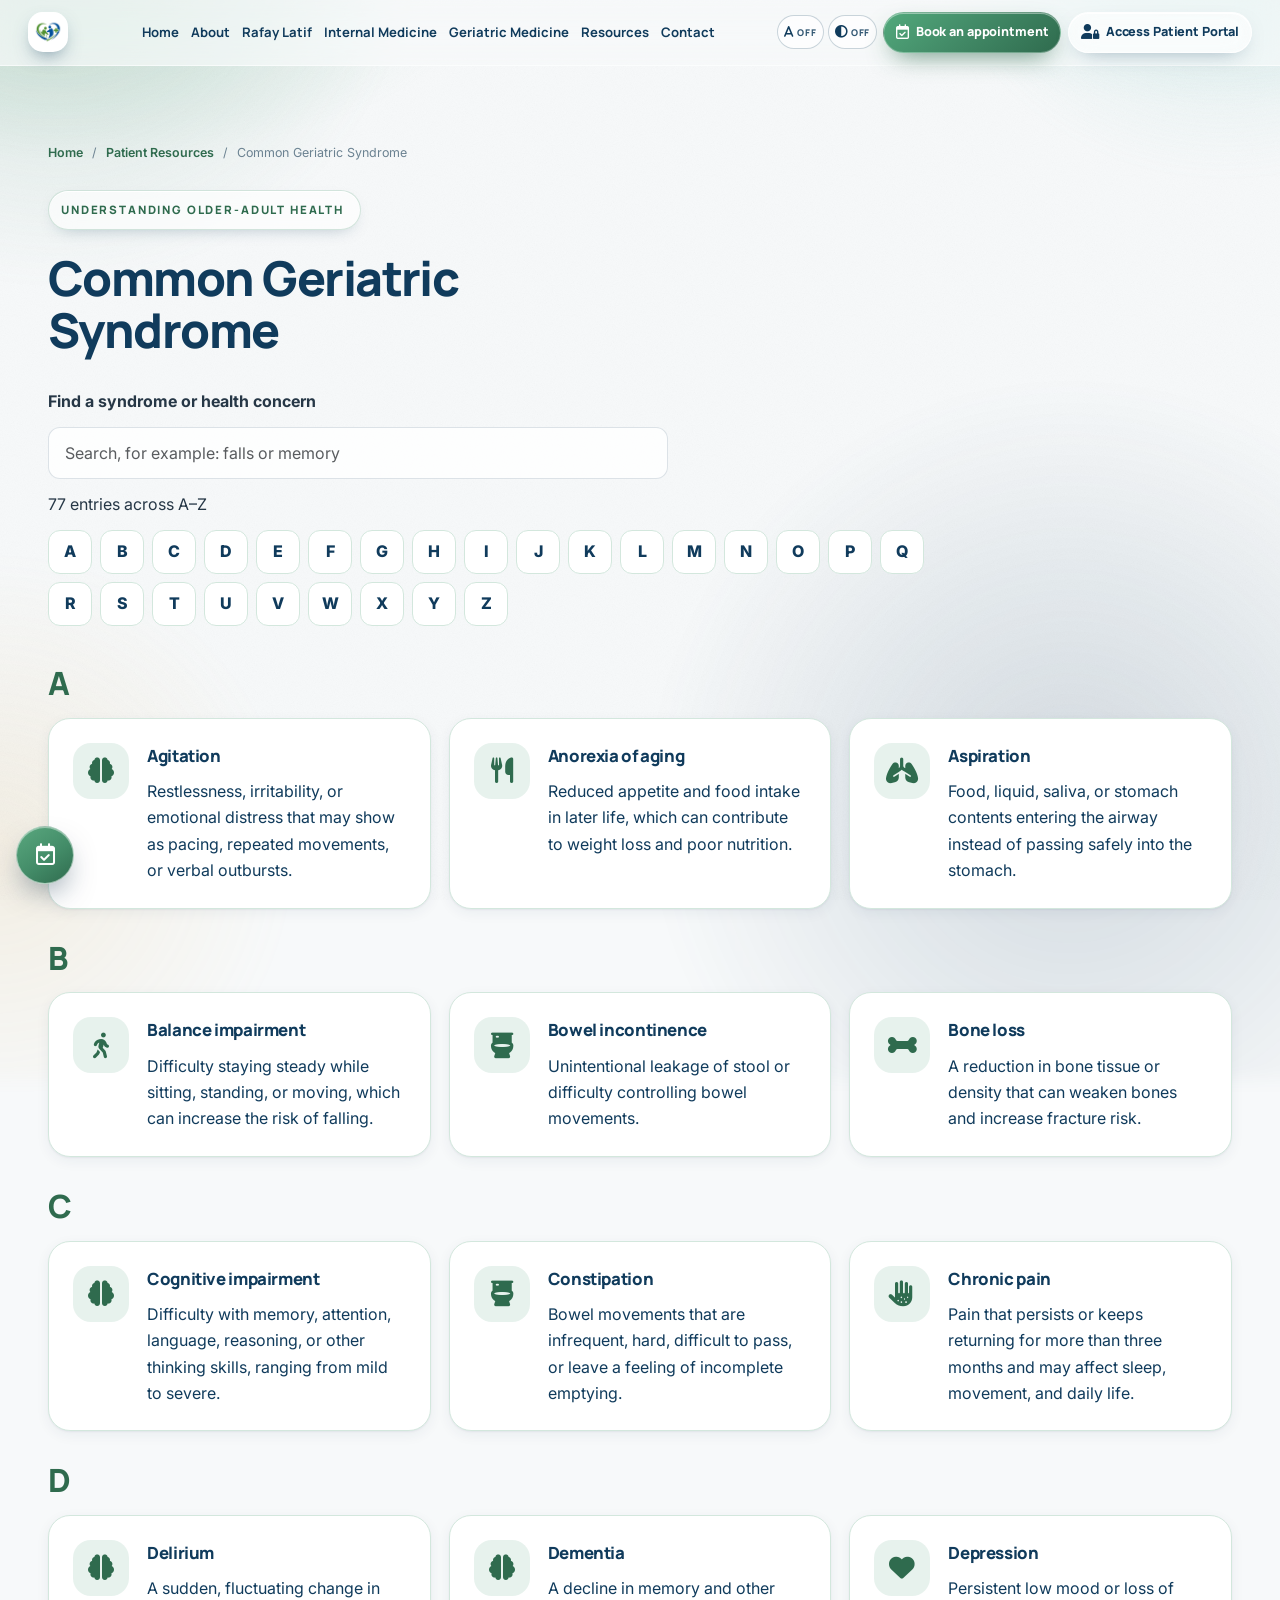
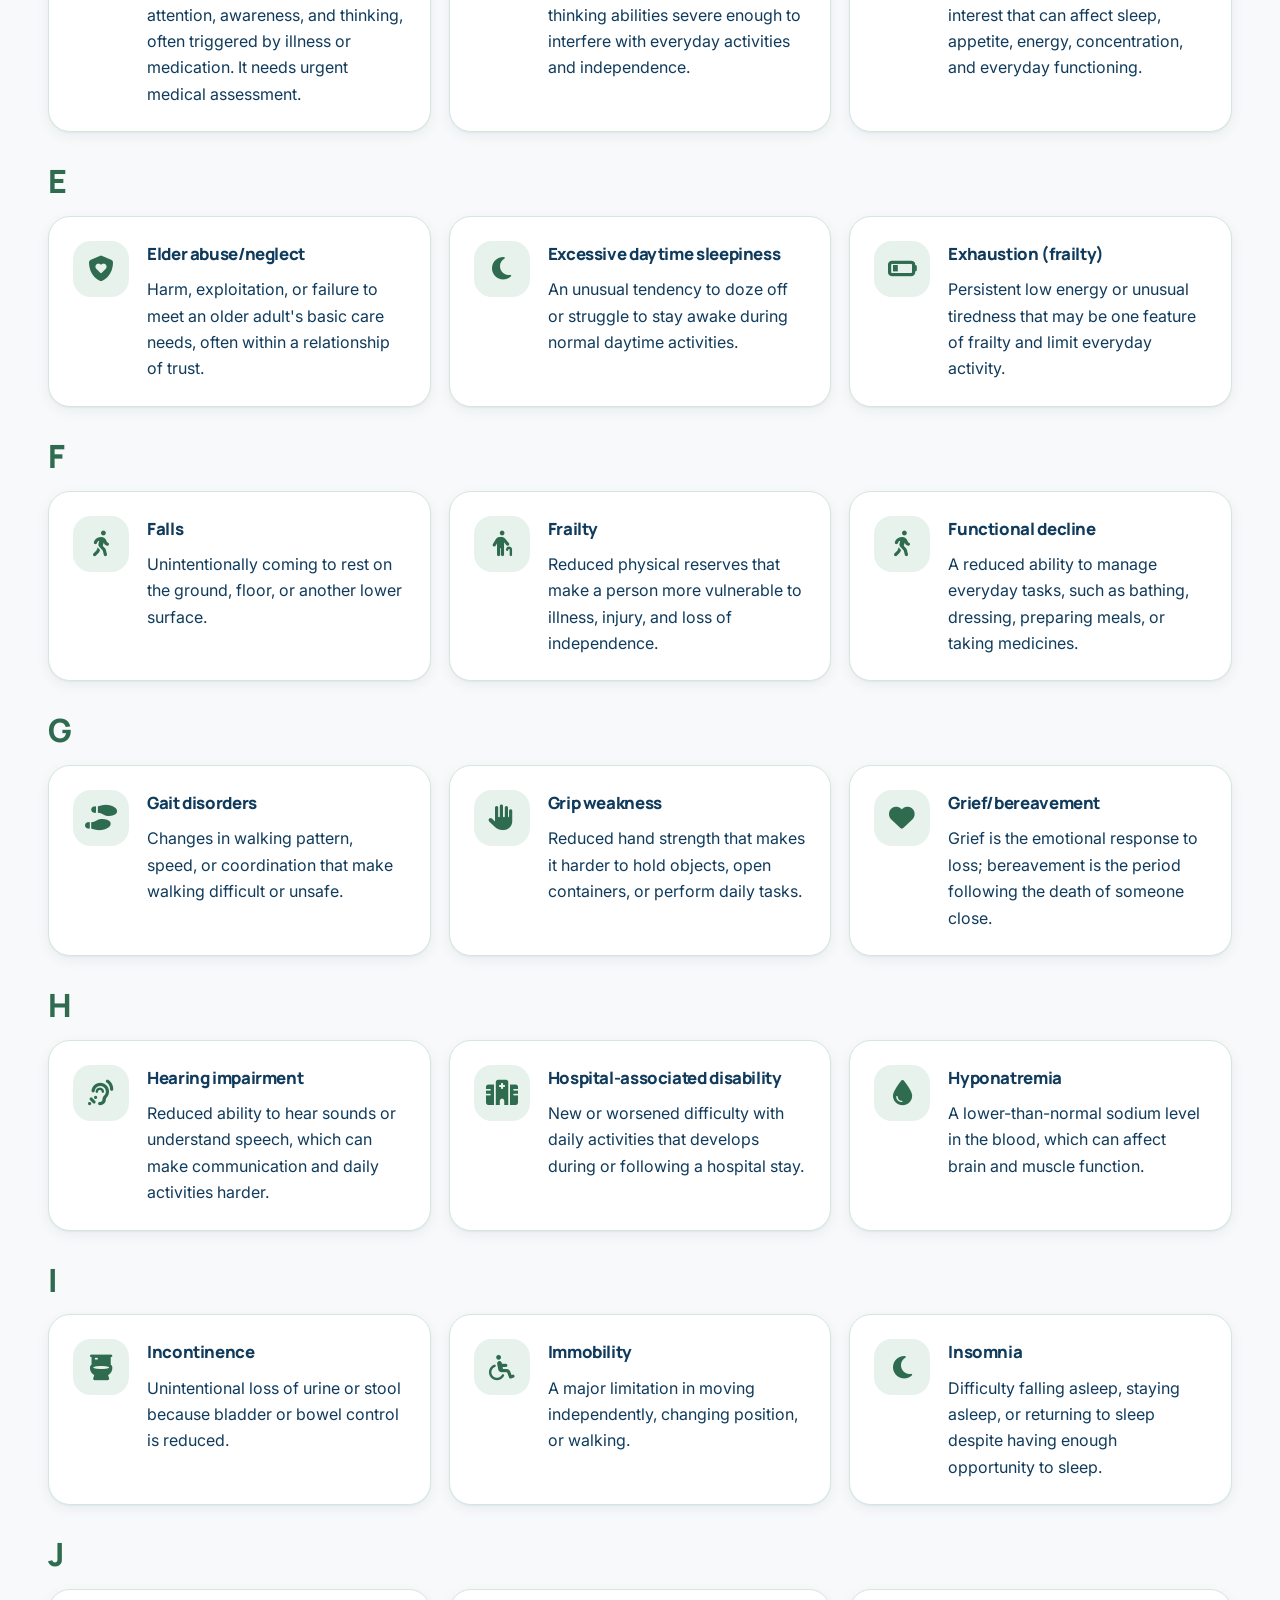
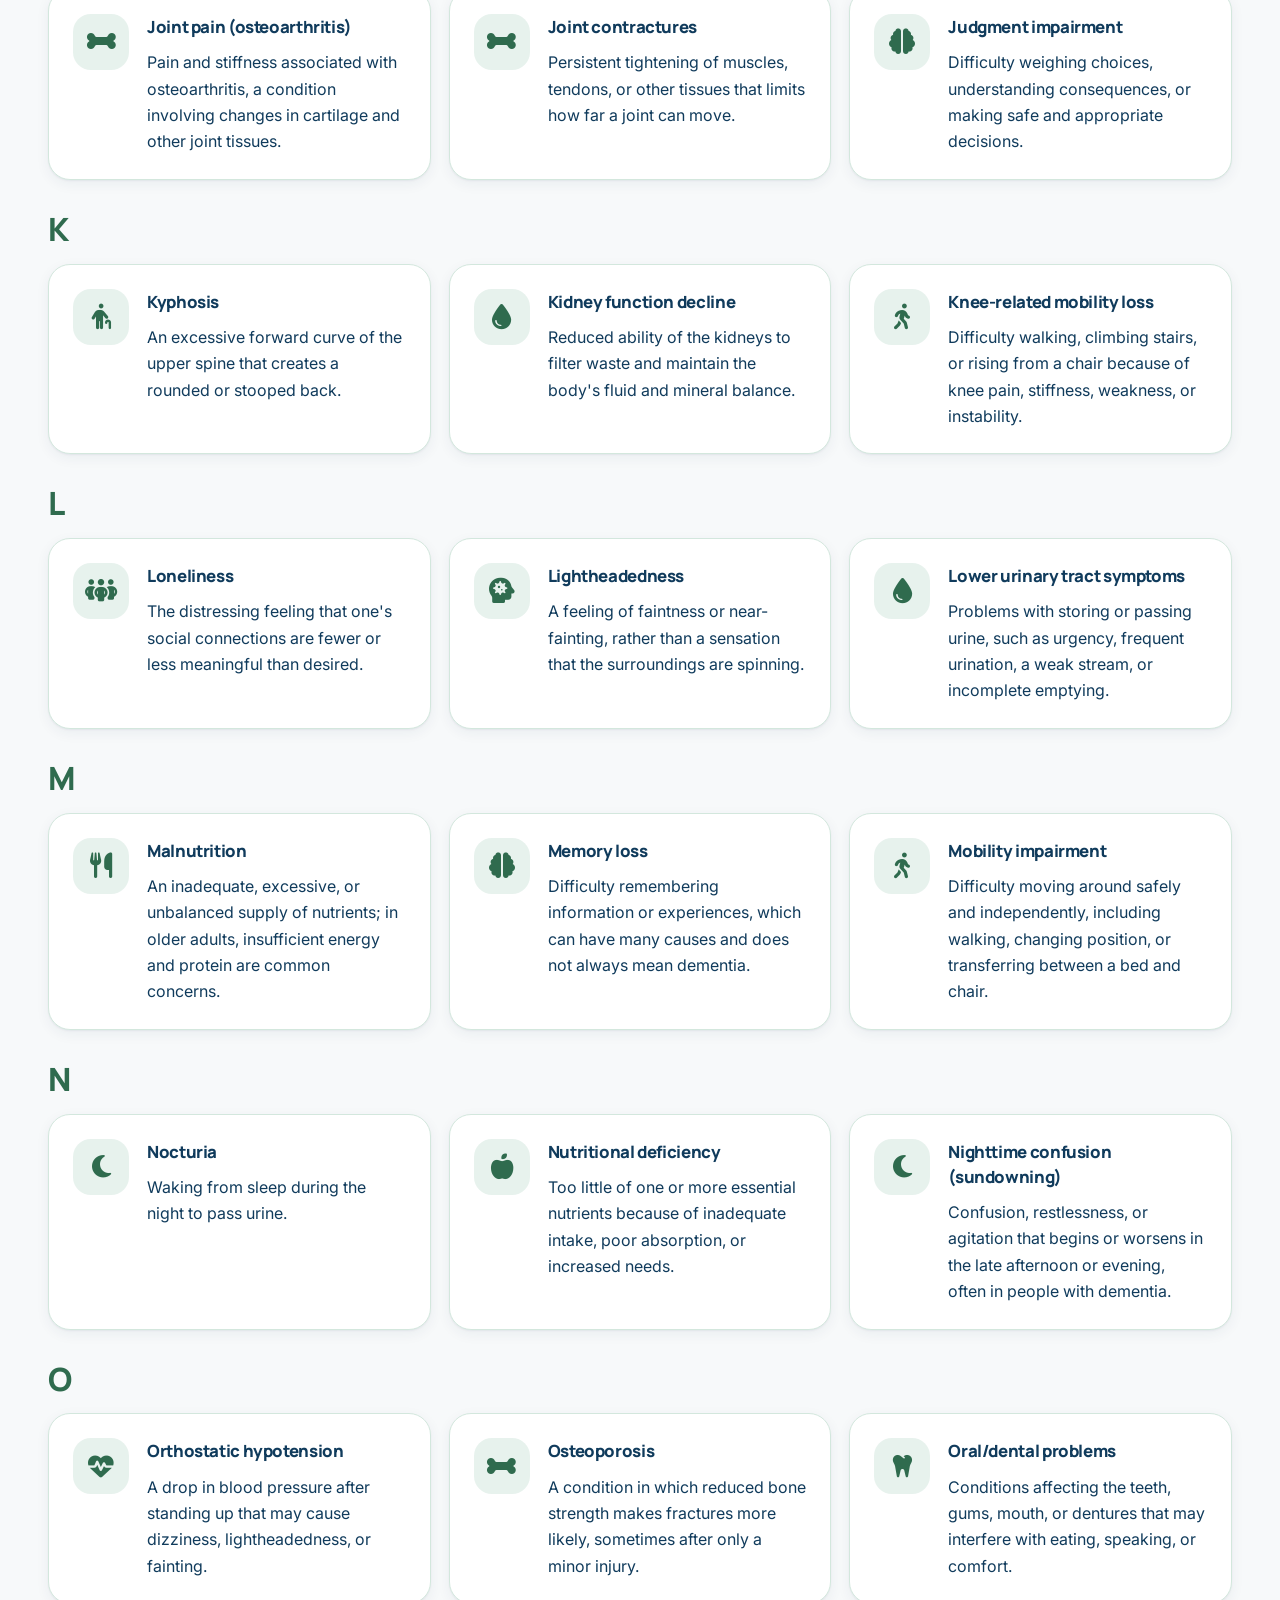
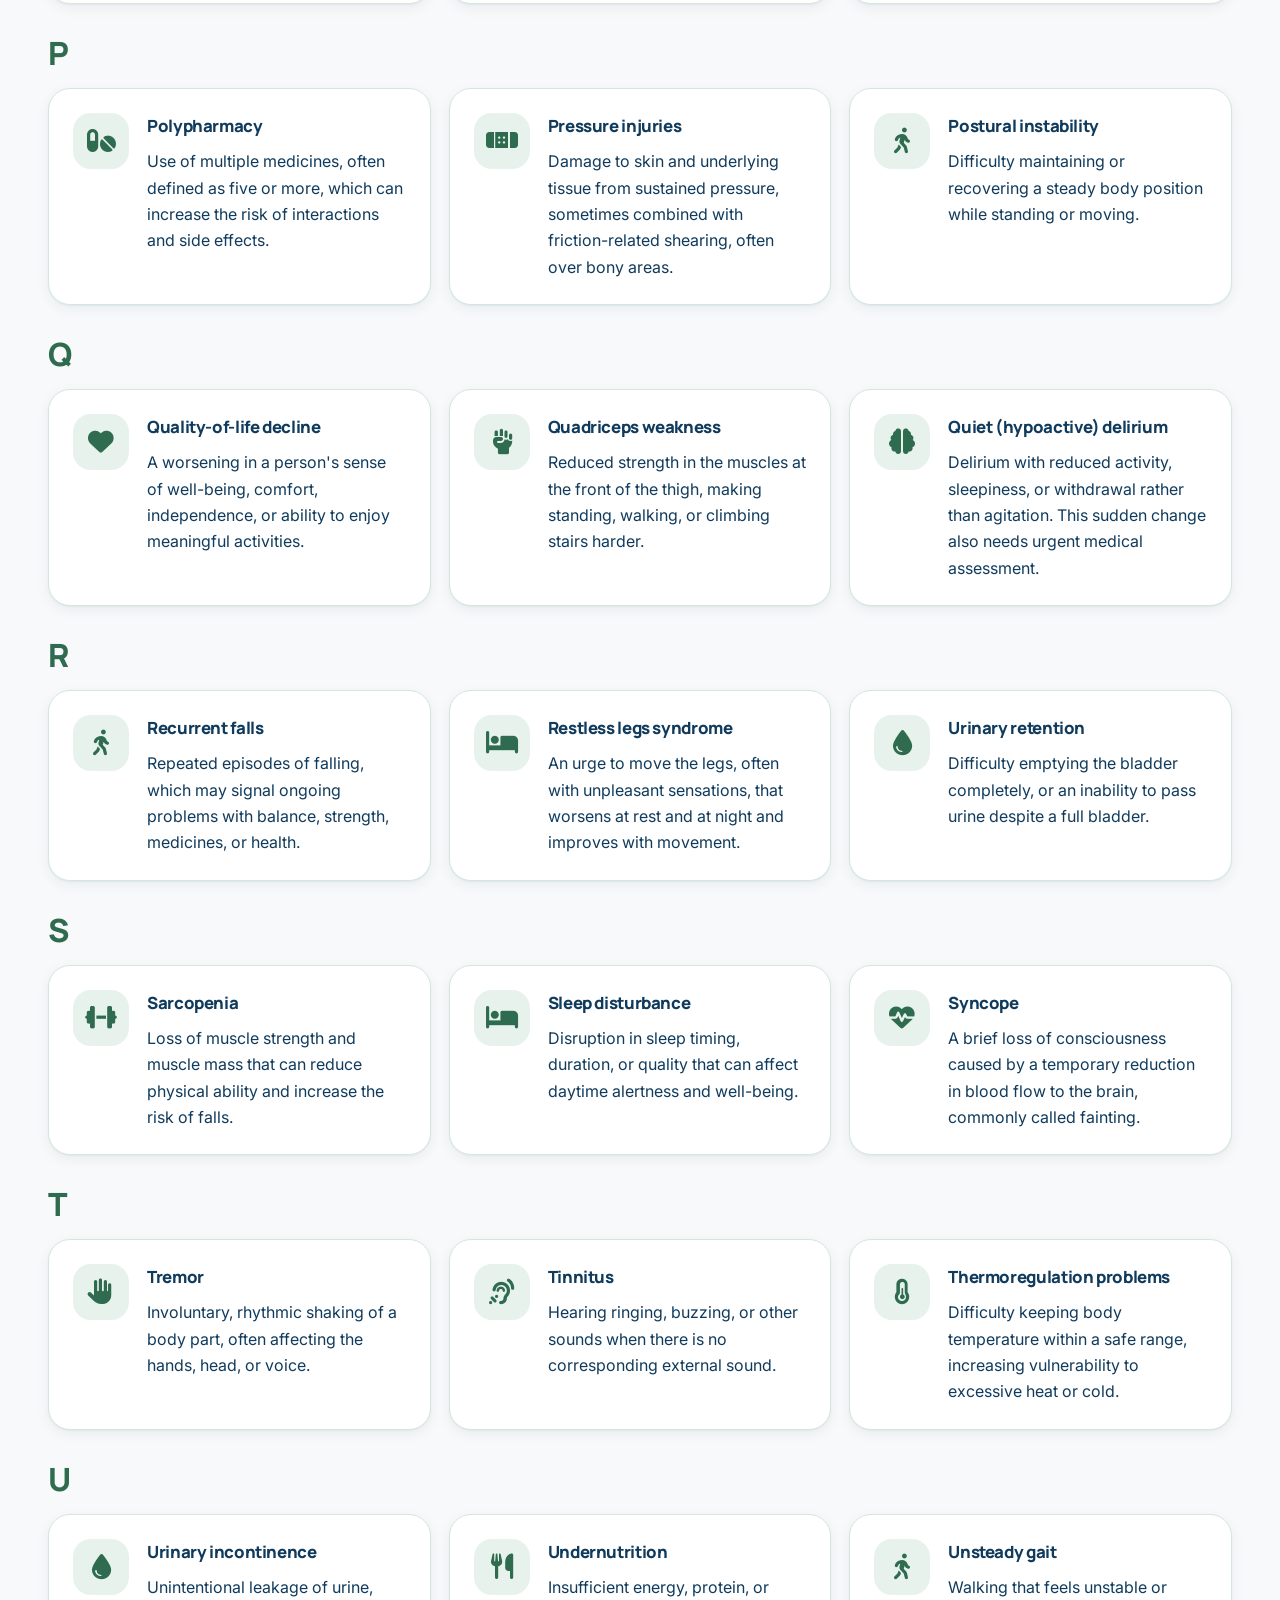
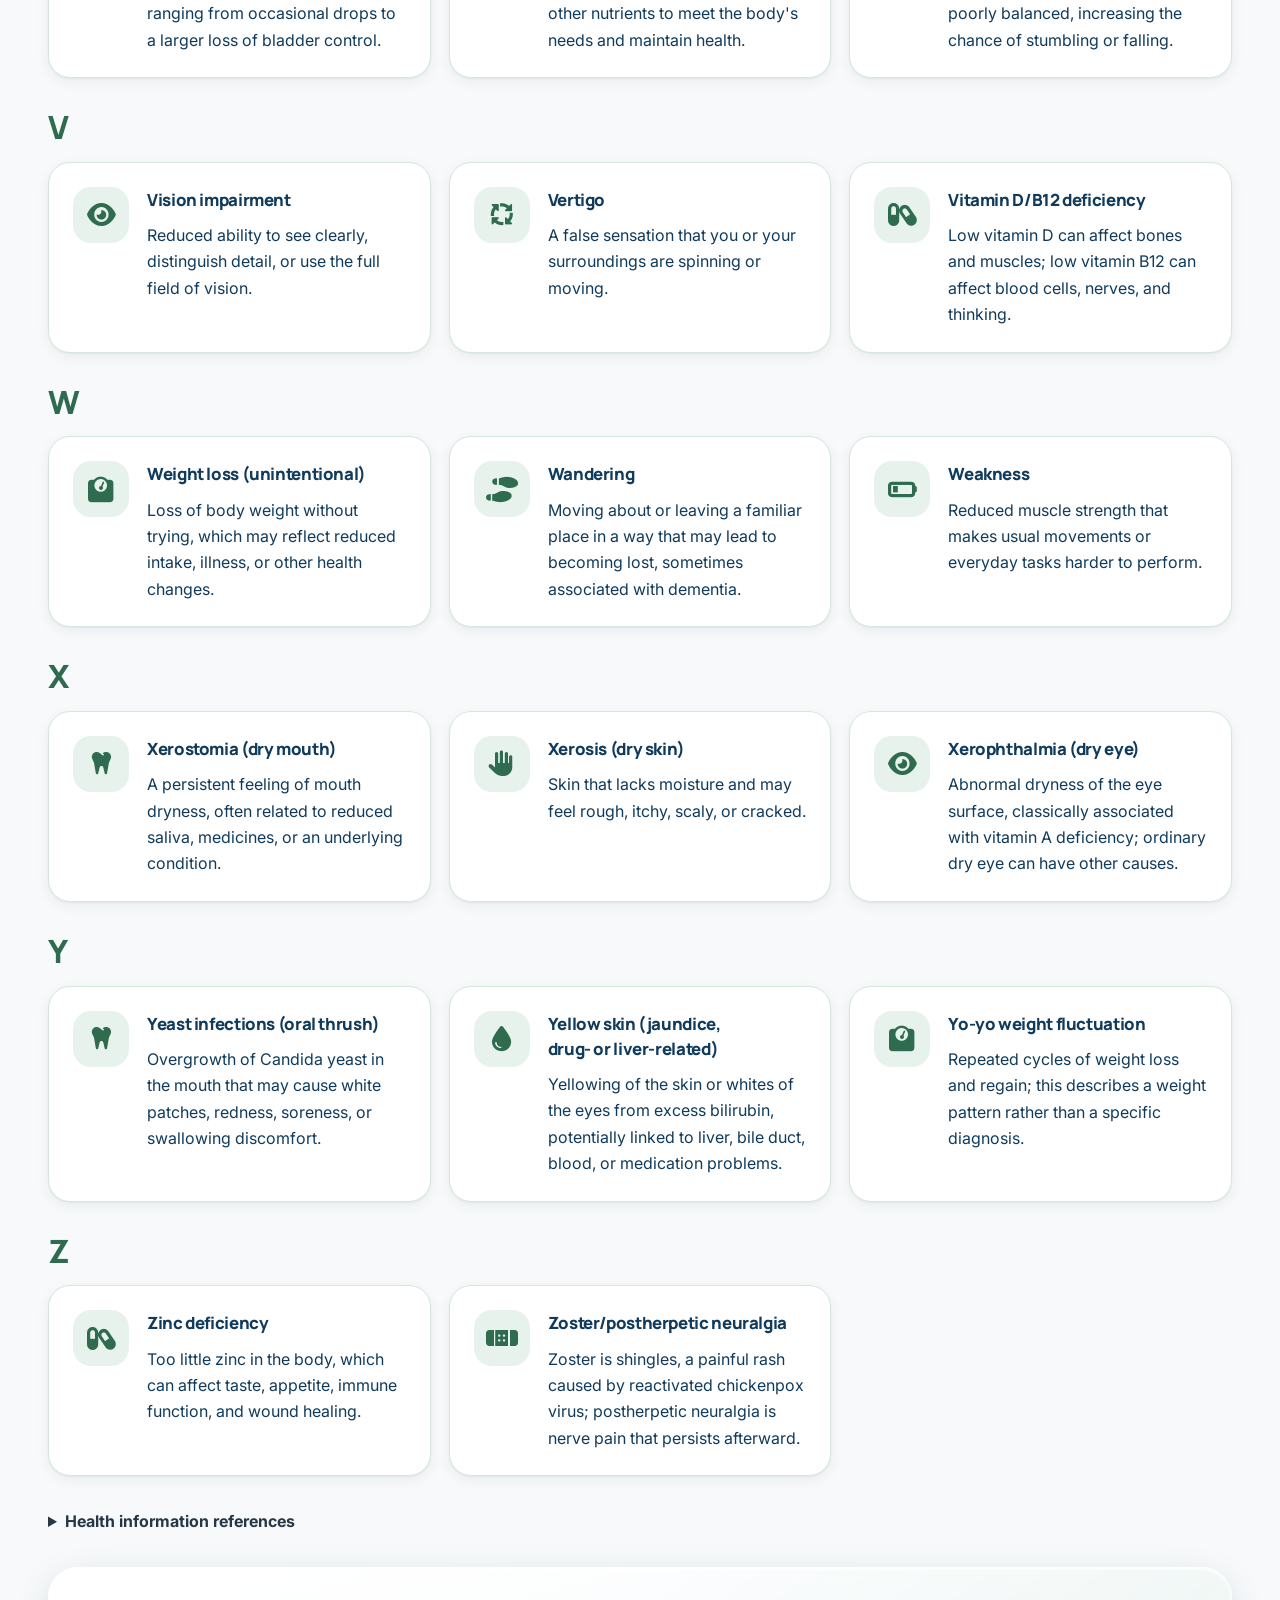
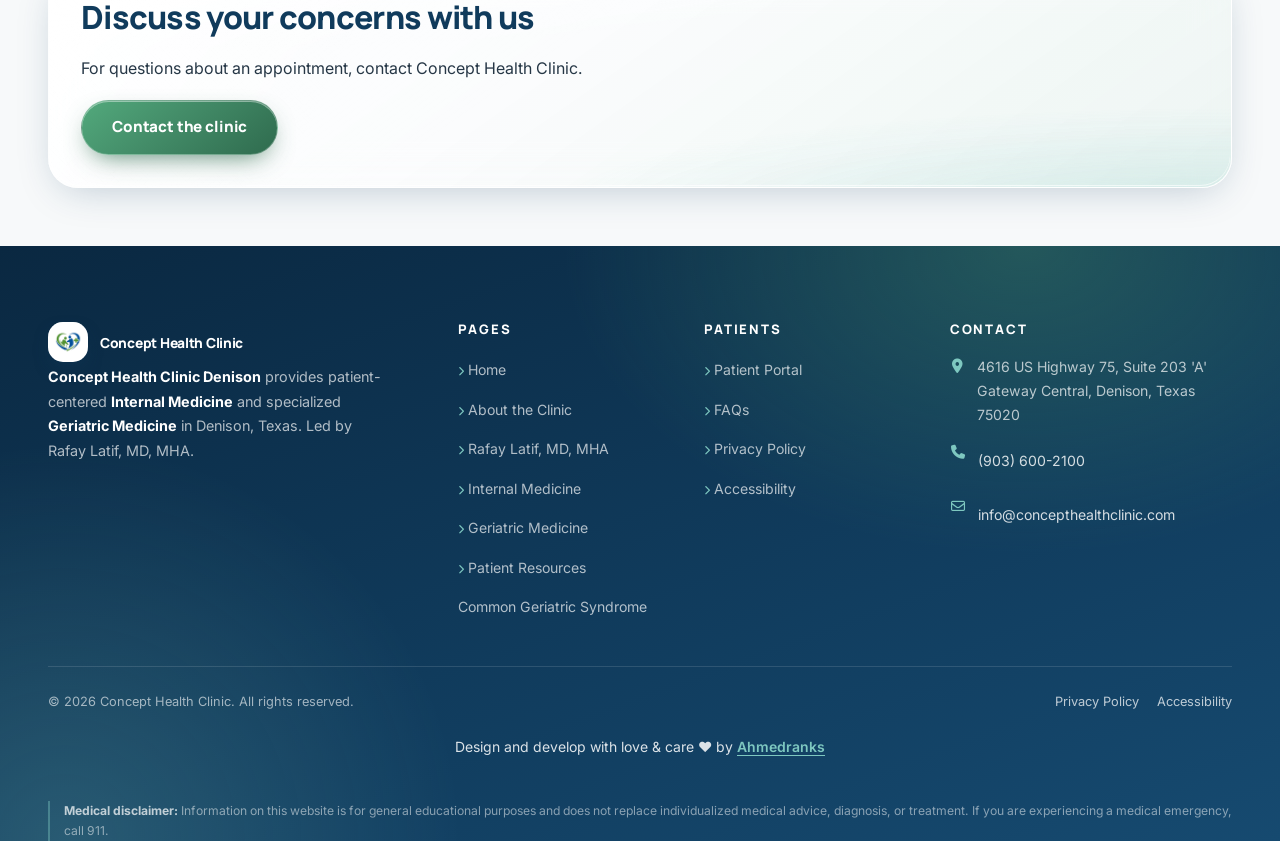
<file: common-geriatric-syndrome.html>
<!DOCTYPE html>
<html lang="en" class="no-js">
<head>
  <meta charset="utf-8">
  <meta name="viewport" content="width=device-width, initial-scale=1, viewport-fit=cover">
  <meta name="theme-color" content="#103B5C">

  <title>Common Geriatric Syndrome | Concept Health Clinic</title>
  <meta name="description" content="An A–Z directory of common geriatric syndromes and related health concerns.">
  
  <meta name="robots" content="index, follow, max-image-preview:large, max-snippet:-1">
  <link rel="canonical" href="https://www.concepthealthclinic.com/common-geriatric-syndrome">

  <meta name="geo.region" content="US-TX">
  <meta name="geo.placename" content="Denison, Texas">

  <meta property="og:type" content="website">
  <meta property="og:site_name" content="Concept Health Clinic">
  <meta property="og:title" content="Common Geriatric Syndrome">
  <meta property="og:description" content="An A–Z directory of common geriatric syndromes and related health concerns.">
  <meta property="og:url" content="https://www.concepthealthclinic.com/common-geriatric-syndrome">
  <meta property="og:image" content="https://www.concepthealthclinic.com/assets/og-image.jpg">
  <meta property="og:image:width" content="1200">
  <meta property="og:image:height" content="630">
  <meta property="og:image:alt" content="Concept Health Clinic, Internal Medicine and Geriatric Medicine in Denison, Texas">
  <meta name="twitter:card" content="summary_large_image">
  <meta name="twitter:title" content="Common Geriatric Syndrome | Concept Health Clinic">
  <meta name="twitter:description" content="An A–Z directory of common geriatric syndromes and related health concerns.">
  <meta name="twitter:image" content="https://www.concepthealthclinic.com/assets/og-image.jpg">

  <link rel="icon" type="image/png" sizes="64x64" href="assets/favicon-64.png">
  <link rel="apple-touch-icon" sizes="256x256" href="assets/logo-mark.png">
  <link rel="preconnect" href="https://fonts.googleapis.com">
  <link rel="preconnect" href="https://fonts.gstatic.com" crossorigin>
  <link href="https://fonts.googleapis.com/css2?family=Manrope:wght@600;700;800&family=Inter:wght@400;600;700&display=swap" rel="stylesheet">
  <link href="https://cdn.jsdelivr.net/npm/bootstrap@5.3.8/dist/css/bootstrap.min.css" rel="stylesheet">
  <link rel="stylesheet" href="https://cdnjs.cloudflare.com/ajax/libs/font-awesome/6.7.2/css/all.min.css">
  <link rel="stylesheet" href="css/style.min.css?v=fd4cfc3a66">
  <link rel="stylesheet" href="css/legal.min.css?v=5f366b920f">
  <link rel="stylesheet" href="css/pages.min.css?v=9232c6f9c1">

  <script type="application/ld+json">{"@context": "https://schema.org", "@type": "WebPage", "name": "Common Geriatric Syndrome", "url": "https://www.concepthealthclinic.com/common-geriatric-syndrome"}</script>
  <!-- Accessibility preferences are applied before first paint so the page
       never flashes the wrong text size or contrast. js/accessibility.js
       reads the same two classes and wires up the toggle buttons. -->
  <script>
    (function(){
      try {
        var d = document.documentElement;
        if (localStorage.getItem('chc:text-lg') === '1') d.classList.add('text-lg');
        if (localStorage.getItem('chc:contrast') === '1') d.classList.add('contrast-high');
      } catch (e) {}
    })();
  </script>
  <link rel="preconnect" href="https://cdnjs.cloudflare.com" crossorigin>
  <link rel="preconnect" href="https://cdn.jsdelivr.net" crossorigin>
</head>

<body>
  <a class="skip-link" href="#main">Skip to main content</a>
  <div class="scroll-progress" id="scrollProgress" aria-hidden="true"></div>

  <header class="site-nav is-scrolled" id="siteNav">
    <div class="container">
      <div class="site-nav__inner">
        <a class="brand" href="index.html" aria-label="Concept Health Clinic — home">
          <span class="brand__mark" aria-hidden="true">
            <img src="assets/logo-mark.webp" alt="" width="26" height="26" decoding="async">
          </span>
          <span class="brand__text">
            <span class="brand__name">Concept Health Clinic</span>
            <span class="brand__tag">Internal &amp; Geriatric Medicine</span>
          </span>
        </a>

        <nav class="nav-desktop" aria-label="Primary">
          <ul class="nav-list">
            <li><a class="nav-link" href="index.html">Home</a></li>
            <li><a class="nav-link" href="about.html">About</a></li>
            <li><a class="nav-link" href="rafay-latif.html">Rafay Latif</a></li>
            <li><a class="nav-link" href="internal-medicine-denison-tx.html">Internal Medicine</a></li>
            <li><a class="nav-link" href="geriatric-medicine-denison-tx.html">Geriatric Medicine</a></li>
            <li class="resources-menu"><details><summary class="nav-link">Resources</summary><div class="resources-menu__links"><a href="patient-resources.html">Patient Resources</a><a href="common-geriatric-syndrome.html">Common Geriatric Syndrome</a></div></details></li>
            <li><a class="nav-link" href="contact.html">Contact</a></li>
          </ul>
        </nav>
        <div class="nav-actions">
        <div class="pref-controls pref-controls--compact" role="group" aria-label="Reading preferences">
          <button class="pref-toggle pref-toggle--icon" type="button" data-toggle-text aria-pressed="false" aria-label="Larger text" title="Larger text">
            <i class="fa-solid fa-a" aria-hidden="true"></i>
            <span class="pref-toggle__label">Text size</span>
            <span class="pref-toggle__state" aria-hidden="true">Off</span>
          </button>
          <button class="pref-toggle pref-toggle--icon" type="button" data-toggle-contrast aria-pressed="false" aria-label="High contrast" title="High contrast">
            <i class="fa-solid fa-circle-half-stroke" aria-hidden="true"></i>
            <span class="pref-toggle__label">Contrast</span>
            <span class="pref-toggle__state" aria-hidden="true">Off</span>
          </button>
        </div>
          <a href="https://mycw263.ecwcloud.com/portal32043/jsp/100mp/login_otp.jsp" class="btn btn-glass-primary btn-nav-book d-none d-lg-inline-flex"
             target="_blank" rel="noopener noreferrer">
            <i class="fa-regular fa-calendar-check" aria-hidden="true"></i><span> Book an appointment</span>
          </a>
          <a href="https://mycw263.ecwcloud.com/portal32043/jsp/100mp/login_otp.jsp" class="btn btn-glass-ghost btn-nav-portal d-none d-lg-inline-flex"
             target="_blank" rel="noopener noreferrer" aria-label="Access the patient portal (opens in a new tab)">
            <i class="fa-solid fa-user-lock" aria-hidden="true"></i><span> Access Patient Portal</span>
          </a>
          <a href="https://mycw263.ecwcloud.com/portal32043/jsp/100mp/login_otp.jsp" class="btn btn-glass-primary btn-sm d-lg-none"
             target="_blank" rel="noopener noreferrer"
             aria-label="Book an appointment through the patient portal">
            <i class="fa-regular fa-calendar-check" aria-hidden="true"></i><span> Book</span>
          </a>
          <button class="nav-toggle" id="navToggle" type="button" aria-expanded="false" aria-controls="navMobile" aria-label="Open navigation menu">
            <span></span><span></span><span></span>
          </button>
        </div>
      </div>
    </div>
  </header>

  <!-- Mobile drawer -->
  <div class="nav-mobile" id="navMobile" aria-hidden="true">
    <nav aria-label="Mobile primary">
      <ul>
        <li><a href="index.html">Home <i class="fa-solid fa-chevron-right" aria-hidden="true"></i></a></li>
        <li><a href="about.html">About the Clinic <i class="fa-solid fa-chevron-right" aria-hidden="true"></i></a></li>
        <li><a href="rafay-latif.html">Meet Rafay Latif <i class="fa-solid fa-chevron-right" aria-hidden="true"></i></a></li>
        <li><a href="internal-medicine-denison-tx.html">Internal Medicine <i class="fa-solid fa-chevron-right" aria-hidden="true"></i></a></li>
        <li><a href="geriatric-medicine-denison-tx.html">Geriatric Medicine <i class="fa-solid fa-chevron-right" aria-hidden="true"></i></a></li>
        <li><a href="patient-resources.html">Patient Resources <i class="fa-solid fa-chevron-right" aria-hidden="true"></i></a></li><li><a href="common-geriatric-syndrome.html">Common Geriatric Syndrome</a></li>
        <li><a href="privacy-policy.html">Privacy Policy <i class="fa-solid fa-chevron-right" aria-hidden="true"></i></a></li>
        <li><a href="contact.html">Contact &amp; Appointments <i class="fa-solid fa-chevron-right" aria-hidden="true"></i></a></li>
      </ul>
      <div class="d-grid gap-2">
        <a href="https://mycw263.ecwcloud.com/portal32043/jsp/100mp/login_otp.jsp" class="btn btn-glass-primary justify-content-center"
           target="_blank" rel="noopener noreferrer">
          <i class="fa-regular fa-calendar-check" aria-hidden="true"></i> Book an appointment
        </a>
        <a href="https://mycw263.ecwcloud.com/portal32043/jsp/100mp/login_otp.jsp" class="btn btn-glass-ghost justify-content-center"
           target="_blank" rel="noopener noreferrer">
          <i class="fa-solid fa-user-lock" aria-hidden="true"></i> Access Patient Portal
        </a>
        <a href="contact.html" class="btn btn-glass-ghost justify-content-center">
          <i class="fa-regular fa-message" aria-hidden="true"></i> Request an Appointment
        </a>
      </div>
    </nav>
  </div>

  <main id="main" class="syndrome-page"><section class="page-hero"><div class="container"><nav aria-label="Breadcrumb" class="legal-crumbs"><a href="index.html">Home</a> / <a href="patient-resources.html">Patient Resources</a> / <span aria-current="page">Common Geriatric Syndrome</span></nav><p class="eyebrow">Understanding older-adult health</p><h1>Common Geriatric Syndrome</h1></div></section><section class="page-section"><div class="container"><div class="syndrome-tools"><label for="syndrome-search">Find a syndrome or health concern</label><input id="syndrome-search" type="search" class="form-control" placeholder="Search, for example: falls or memory" autocomplete="off"><p id="syndrome-count" role="status" aria-live="polite">77 entries across A–Z</p><nav class="syndrome-index" aria-label="Browse by letter"><a href="#letter-A">A</a><a href="#letter-B">B</a><a href="#letter-C">C</a><a href="#letter-D">D</a><a href="#letter-E">E</a><a href="#letter-F">F</a><a href="#letter-G">G</a><a href="#letter-H">H</a><a href="#letter-I">I</a><a href="#letter-J">J</a><a href="#letter-K">K</a><a href="#letter-L">L</a><a href="#letter-M">M</a><a href="#letter-N">N</a><a href="#letter-O">O</a><a href="#letter-P">P</a><a href="#letter-Q">Q</a><a href="#letter-R">R</a><a href="#letter-S">S</a><a href="#letter-T">T</a><a href="#letter-U">U</a><a href="#letter-V">V</a><a href="#letter-W">W</a><a href="#letter-X">X</a><a href="#letter-Y">Y</a><a href="#letter-Z">Z</a></nav></div><p id="syndrome-empty" hidden>No matching entries. Try another word or clear your search.</p><div class="syndrome-directory"><section class="syndrome-group" id="letter-A" aria-labelledby="heading-A"><h2 id="heading-A">A</h2><ul class="syndrome-grid"><li class="syndrome-card"><span class="syndrome-icon" aria-hidden="true"><i class="fa-solid fa-brain"></i></span><div class="syndrome-card__body"><h3>Agitation</h3><p class="syndrome-definition">Restlessness, irritability, or emotional distress that may show as pacing, repeated movements, or verbal outbursts.</p></div></li><li class="syndrome-card"><span class="syndrome-icon" aria-hidden="true"><i class="fa-solid fa-utensils"></i></span><div class="syndrome-card__body"><h3>Anorexia of aging</h3><p class="syndrome-definition">Reduced appetite and food intake in later life, which can contribute to weight loss and poor nutrition.</p></div></li><li class="syndrome-card"><span class="syndrome-icon" aria-hidden="true"><i class="fa-solid fa-lungs"></i></span><div class="syndrome-card__body"><h3>Aspiration</h3><p class="syndrome-definition">Food, liquid, saliva, or stomach contents entering the airway instead of passing safely into the stomach.</p></div></li></ul></section><section class="syndrome-group" id="letter-B" aria-labelledby="heading-B"><h2 id="heading-B">B</h2><ul class="syndrome-grid"><li class="syndrome-card"><span class="syndrome-icon" aria-hidden="true"><i class="fa-solid fa-person-walking"></i></span><div class="syndrome-card__body"><h3>Balance impairment</h3><p class="syndrome-definition">Difficulty staying steady while sitting, standing, or moving, which can increase the risk of falling.</p></div></li><li class="syndrome-card"><span class="syndrome-icon" aria-hidden="true"><i class="fa-solid fa-toilet"></i></span><div class="syndrome-card__body"><h3>Bowel incontinence</h3><p class="syndrome-definition">Unintentional leakage of stool or difficulty controlling bowel movements.</p></div></li><li class="syndrome-card"><span class="syndrome-icon" aria-hidden="true"><i class="fa-solid fa-bone"></i></span><div class="syndrome-card__body"><h3>Bone loss</h3><p class="syndrome-definition">A reduction in bone tissue or density that can weaken bones and increase fracture risk.</p></div></li></ul></section><section class="syndrome-group" id="letter-C" aria-labelledby="heading-C"><h2 id="heading-C">C</h2><ul class="syndrome-grid"><li class="syndrome-card"><span class="syndrome-icon" aria-hidden="true"><i class="fa-solid fa-brain"></i></span><div class="syndrome-card__body"><h3>Cognitive impairment</h3><p class="syndrome-definition">Difficulty with memory, attention, language, reasoning, or other thinking skills, ranging from mild to severe.</p></div></li><li class="syndrome-card"><span class="syndrome-icon" aria-hidden="true"><i class="fa-solid fa-toilet"></i></span><div class="syndrome-card__body"><h3>Constipation</h3><p class="syndrome-definition">Bowel movements that are infrequent, hard, difficult to pass, or leave a feeling of incomplete emptying.</p></div></li><li class="syndrome-card"><span class="syndrome-icon" aria-hidden="true"><i class="fa-solid fa-hand-dots"></i></span><div class="syndrome-card__body"><h3>Chronic pain</h3><p class="syndrome-definition">Pain that persists or keeps returning for more than three months and may affect sleep, movement, and daily life.</p></div></li></ul></section><section class="syndrome-group" id="letter-D" aria-labelledby="heading-D"><h2 id="heading-D">D</h2><ul class="syndrome-grid"><li class="syndrome-card"><span class="syndrome-icon" aria-hidden="true"><i class="fa-solid fa-brain"></i></span><div class="syndrome-card__body"><h3>Delirium</h3><p class="syndrome-definition">A sudden, fluctuating change in attention, awareness, and thinking, often triggered by illness or medication. It needs urgent medical assessment.</p></div></li><li class="syndrome-card"><span class="syndrome-icon" aria-hidden="true"><i class="fa-solid fa-brain"></i></span><div class="syndrome-card__body"><h3>Dementia</h3><p class="syndrome-definition">A decline in memory and other thinking abilities severe enough to interfere with everyday activities and independence.</p></div></li><li class="syndrome-card"><span class="syndrome-icon" aria-hidden="true"><i class="fa-solid fa-heart"></i></span><div class="syndrome-card__body"><h3>Depression</h3><p class="syndrome-definition">Persistent low mood or loss of interest that can affect sleep, appetite, energy, concentration, and everyday functioning.</p></div></li></ul></section><section class="syndrome-group" id="letter-E" aria-labelledby="heading-E"><h2 id="heading-E">E</h2><ul class="syndrome-grid"><li class="syndrome-card"><span class="syndrome-icon" aria-hidden="true"><i class="fa-solid fa-shield-heart"></i></span><div class="syndrome-card__body"><h3>Elder abuse/neglect</h3><p class="syndrome-definition">Harm, exploitation, or failure to meet an older adult&#x27;s basic care needs, often within a relationship of trust.</p></div></li><li class="syndrome-card"><span class="syndrome-icon" aria-hidden="true"><i class="fa-solid fa-moon"></i></span><div class="syndrome-card__body"><h3>Excessive daytime sleepiness</h3><p class="syndrome-definition">An unusual tendency to doze off or struggle to stay awake during normal daytime activities.</p></div></li><li class="syndrome-card"><span class="syndrome-icon" aria-hidden="true"><i class="fa-solid fa-battery-quarter"></i></span><div class="syndrome-card__body"><h3>Exhaustion (frailty)</h3><p class="syndrome-definition">Persistent low energy or unusual tiredness that may be one feature of frailty and limit everyday activity.</p></div></li></ul></section><section class="syndrome-group" id="letter-F" aria-labelledby="heading-F"><h2 id="heading-F">F</h2><ul class="syndrome-grid"><li class="syndrome-card"><span class="syndrome-icon" aria-hidden="true"><i class="fa-solid fa-person-walking"></i></span><div class="syndrome-card__body"><h3>Falls</h3><p class="syndrome-definition">Unintentionally coming to rest on the ground, floor, or another lower surface.</p></div></li><li class="syndrome-card"><span class="syndrome-icon" aria-hidden="true"><i class="fa-solid fa-person-cane"></i></span><div class="syndrome-card__body"><h3>Frailty</h3><p class="syndrome-definition">Reduced physical reserves that make a person more vulnerable to illness, injury, and loss of independence.</p></div></li><li class="syndrome-card"><span class="syndrome-icon" aria-hidden="true"><i class="fa-solid fa-person-walking"></i></span><div class="syndrome-card__body"><h3>Functional decline</h3><p class="syndrome-definition">A reduced ability to manage everyday tasks, such as bathing, dressing, preparing meals, or taking medicines.</p></div></li></ul></section><section class="syndrome-group" id="letter-G" aria-labelledby="heading-G"><h2 id="heading-G">G</h2><ul class="syndrome-grid"><li class="syndrome-card"><span class="syndrome-icon" aria-hidden="true"><i class="fa-solid fa-shoe-prints"></i></span><div class="syndrome-card__body"><h3>Gait disorders</h3><p class="syndrome-definition">Changes in walking pattern, speed, or coordination that make walking difficult or unsafe.</p></div></li><li class="syndrome-card"><span class="syndrome-icon" aria-hidden="true"><i class="fa-solid fa-hand"></i></span><div class="syndrome-card__body"><h3>Grip weakness</h3><p class="syndrome-definition">Reduced hand strength that makes it harder to hold objects, open containers, or perform daily tasks.</p></div></li><li class="syndrome-card"><span class="syndrome-icon" aria-hidden="true"><i class="fa-solid fa-heart"></i></span><div class="syndrome-card__body"><h3>Grief/bereavement</h3><p class="syndrome-definition">Grief is the emotional response to loss; bereavement is the period following the death of someone close.</p></div></li></ul></section><section class="syndrome-group" id="letter-H" aria-labelledby="heading-H"><h2 id="heading-H">H</h2><ul class="syndrome-grid"><li class="syndrome-card"><span class="syndrome-icon" aria-hidden="true"><i class="fa-solid fa-ear-listen"></i></span><div class="syndrome-card__body"><h3>Hearing impairment</h3><p class="syndrome-definition">Reduced ability to hear sounds or understand speech, which can make communication and daily activities harder.</p></div></li><li class="syndrome-card"><span class="syndrome-icon" aria-hidden="true"><i class="fa-solid fa-hospital"></i></span><div class="syndrome-card__body"><h3>Hospital-associated disability</h3><p class="syndrome-definition">New or worsened difficulty with daily activities that develops during or following a hospital stay.</p></div></li><li class="syndrome-card"><span class="syndrome-icon" aria-hidden="true"><i class="fa-solid fa-droplet"></i></span><div class="syndrome-card__body"><h3>Hyponatremia</h3><p class="syndrome-definition">A lower-than-normal sodium level in the blood, which can affect brain and muscle function.</p></div></li></ul></section><section class="syndrome-group" id="letter-I" aria-labelledby="heading-I"><h2 id="heading-I">I</h2><ul class="syndrome-grid"><li class="syndrome-card"><span class="syndrome-icon" aria-hidden="true"><i class="fa-solid fa-toilet"></i></span><div class="syndrome-card__body"><h3>Incontinence</h3><p class="syndrome-definition">Unintentional loss of urine or stool because bladder or bowel control is reduced.</p></div></li><li class="syndrome-card"><span class="syndrome-icon" aria-hidden="true"><i class="fa-solid fa-wheelchair"></i></span><div class="syndrome-card__body"><h3>Immobility</h3><p class="syndrome-definition">A major limitation in moving independently, changing position, or walking.</p></div></li><li class="syndrome-card"><span class="syndrome-icon" aria-hidden="true"><i class="fa-solid fa-moon"></i></span><div class="syndrome-card__body"><h3>Insomnia</h3><p class="syndrome-definition">Difficulty falling asleep, staying asleep, or returning to sleep despite having enough opportunity to sleep.</p></div></li></ul></section><section class="syndrome-group" id="letter-J" aria-labelledby="heading-J"><h2 id="heading-J">J</h2><ul class="syndrome-grid"><li class="syndrome-card"><span class="syndrome-icon" aria-hidden="true"><i class="fa-solid fa-bone"></i></span><div class="syndrome-card__body"><h3>Joint pain (osteoarthritis)</h3><p class="syndrome-definition">Pain and stiffness associated with osteoarthritis, a condition involving changes in cartilage and other joint tissues.</p></div></li><li class="syndrome-card"><span class="syndrome-icon" aria-hidden="true"><i class="fa-solid fa-bone"></i></span><div class="syndrome-card__body"><h3>Joint contractures</h3><p class="syndrome-definition">Persistent tightening of muscles, tendons, or other tissues that limits how far a joint can move.</p></div></li><li class="syndrome-card"><span class="syndrome-icon" aria-hidden="true"><i class="fa-solid fa-brain"></i></span><div class="syndrome-card__body"><h3>Judgment impairment</h3><p class="syndrome-definition">Difficulty weighing choices, understanding consequences, or making safe and appropriate decisions.</p></div></li></ul></section><section class="syndrome-group" id="letter-K" aria-labelledby="heading-K"><h2 id="heading-K">K</h2><ul class="syndrome-grid"><li class="syndrome-card"><span class="syndrome-icon" aria-hidden="true"><i class="fa-solid fa-person-cane"></i></span><div class="syndrome-card__body"><h3>Kyphosis</h3><p class="syndrome-definition">An excessive forward curve of the upper spine that creates a rounded or stooped back.</p></div></li><li class="syndrome-card"><span class="syndrome-icon" aria-hidden="true"><i class="fa-solid fa-droplet"></i></span><div class="syndrome-card__body"><h3>Kidney function decline</h3><p class="syndrome-definition">Reduced ability of the kidneys to filter waste and maintain the body&#x27;s fluid and mineral balance.</p></div></li><li class="syndrome-card"><span class="syndrome-icon" aria-hidden="true"><i class="fa-solid fa-person-walking"></i></span><div class="syndrome-card__body"><h3>Knee-related mobility loss</h3><p class="syndrome-definition">Difficulty walking, climbing stairs, or rising from a chair because of knee pain, stiffness, weakness, or instability.</p></div></li></ul></section><section class="syndrome-group" id="letter-L" aria-labelledby="heading-L"><h2 id="heading-L">L</h2><ul class="syndrome-grid"><li class="syndrome-card"><span class="syndrome-icon" aria-hidden="true"><i class="fa-solid fa-people-group"></i></span><div class="syndrome-card__body"><h3>Loneliness</h3><p class="syndrome-definition">The distressing feeling that one&#x27;s social connections are fewer or less meaningful than desired.</p></div></li><li class="syndrome-card"><span class="syndrome-icon" aria-hidden="true"><i class="fa-solid fa-head-side-virus"></i></span><div class="syndrome-card__body"><h3>Lightheadedness</h3><p class="syndrome-definition">A feeling of faintness or near-fainting, rather than a sensation that the surroundings are spinning.</p></div></li><li class="syndrome-card"><span class="syndrome-icon" aria-hidden="true"><i class="fa-solid fa-droplet"></i></span><div class="syndrome-card__body"><h3>Lower urinary tract symptoms</h3><p class="syndrome-definition">Problems with storing or passing urine, such as urgency, frequent urination, a weak stream, or incomplete emptying.</p></div></li></ul></section><section class="syndrome-group" id="letter-M" aria-labelledby="heading-M"><h2 id="heading-M">M</h2><ul class="syndrome-grid"><li class="syndrome-card"><span class="syndrome-icon" aria-hidden="true"><i class="fa-solid fa-utensils"></i></span><div class="syndrome-card__body"><h3>Malnutrition</h3><p class="syndrome-definition">An inadequate, excessive, or unbalanced supply of nutrients; in older adults, insufficient energy and protein are common concerns.</p></div></li><li class="syndrome-card"><span class="syndrome-icon" aria-hidden="true"><i class="fa-solid fa-brain"></i></span><div class="syndrome-card__body"><h3>Memory loss</h3><p class="syndrome-definition">Difficulty remembering information or experiences, which can have many causes and does not always mean dementia.</p></div></li><li class="syndrome-card"><span class="syndrome-icon" aria-hidden="true"><i class="fa-solid fa-person-walking"></i></span><div class="syndrome-card__body"><h3>Mobility impairment</h3><p class="syndrome-definition">Difficulty moving around safely and independently, including walking, changing position, or transferring between a bed and chair.</p></div></li></ul></section><section class="syndrome-group" id="letter-N" aria-labelledby="heading-N"><h2 id="heading-N">N</h2><ul class="syndrome-grid"><li class="syndrome-card"><span class="syndrome-icon" aria-hidden="true"><i class="fa-solid fa-moon"></i></span><div class="syndrome-card__body"><h3>Nocturia</h3><p class="syndrome-definition">Waking from sleep during the night to pass urine.</p></div></li><li class="syndrome-card"><span class="syndrome-icon" aria-hidden="true"><i class="fa-solid fa-apple-whole"></i></span><div class="syndrome-card__body"><h3>Nutritional deficiency</h3><p class="syndrome-definition">Too little of one or more essential nutrients because of inadequate intake, poor absorption, or increased needs.</p></div></li><li class="syndrome-card"><span class="syndrome-icon" aria-hidden="true"><i class="fa-solid fa-moon"></i></span><div class="syndrome-card__body"><h3>Nighttime confusion (sundowning)</h3><p class="syndrome-definition">Confusion, restlessness, or agitation that begins or worsens in the late afternoon or evening, often in people with dementia.</p></div></li></ul></section><section class="syndrome-group" id="letter-O" aria-labelledby="heading-O"><h2 id="heading-O">O</h2><ul class="syndrome-grid"><li class="syndrome-card"><span class="syndrome-icon" aria-hidden="true"><i class="fa-solid fa-heart-pulse"></i></span><div class="syndrome-card__body"><h3>Orthostatic hypotension</h3><p class="syndrome-definition">A drop in blood pressure after standing up that may cause dizziness, lightheadedness, or fainting.</p></div></li><li class="syndrome-card"><span class="syndrome-icon" aria-hidden="true"><i class="fa-solid fa-bone"></i></span><div class="syndrome-card__body"><h3>Osteoporosis</h3><p class="syndrome-definition">A condition in which reduced bone strength makes fractures more likely, sometimes after only a minor injury.</p></div></li><li class="syndrome-card"><span class="syndrome-icon" aria-hidden="true"><i class="fa-solid fa-tooth"></i></span><div class="syndrome-card__body"><h3>Oral/dental problems</h3><p class="syndrome-definition">Conditions affecting the teeth, gums, mouth, or dentures that may interfere with eating, speaking, or comfort.</p></div></li></ul></section><section class="syndrome-group" id="letter-P" aria-labelledby="heading-P"><h2 id="heading-P">P</h2><ul class="syndrome-grid"><li class="syndrome-card"><span class="syndrome-icon" aria-hidden="true"><i class="fa-solid fa-pills"></i></span><div class="syndrome-card__body"><h3>Polypharmacy</h3><p class="syndrome-definition">Use of multiple medicines, often defined as five or more, which can increase the risk of interactions and side effects.</p></div></li><li class="syndrome-card"><span class="syndrome-icon" aria-hidden="true"><i class="fa-solid fa-bandage"></i></span><div class="syndrome-card__body"><h3>Pressure injuries</h3><p class="syndrome-definition">Damage to skin and underlying tissue from sustained pressure, sometimes combined with friction-related shearing, often over bony areas.</p></div></li><li class="syndrome-card"><span class="syndrome-icon" aria-hidden="true"><i class="fa-solid fa-person-walking"></i></span><div class="syndrome-card__body"><h3>Postural instability</h3><p class="syndrome-definition">Difficulty maintaining or recovering a steady body position while standing or moving.</p></div></li></ul></section><section class="syndrome-group" id="letter-Q" aria-labelledby="heading-Q"><h2 id="heading-Q">Q</h2><ul class="syndrome-grid"><li class="syndrome-card"><span class="syndrome-icon" aria-hidden="true"><i class="fa-solid fa-heart"></i></span><div class="syndrome-card__body"><h3>Quality-of-life decline</h3><p class="syndrome-definition">A worsening in a person&#x27;s sense of well-being, comfort, independence, or ability to enjoy meaningful activities.</p></div></li><li class="syndrome-card"><span class="syndrome-icon" aria-hidden="true"><i class="fa-solid fa-hand-fist"></i></span><div class="syndrome-card__body"><h3>Quadriceps weakness</h3><p class="syndrome-definition">Reduced strength in the muscles at the front of the thigh, making standing, walking, or climbing stairs harder.</p></div></li><li class="syndrome-card"><span class="syndrome-icon" aria-hidden="true"><i class="fa-solid fa-brain"></i></span><div class="syndrome-card__body"><h3>Quiet (hypoactive) delirium</h3><p class="syndrome-definition">Delirium with reduced activity, sleepiness, or withdrawal rather than agitation. This sudden change also needs urgent medical assessment.</p></div></li></ul></section><section class="syndrome-group" id="letter-R" aria-labelledby="heading-R"><h2 id="heading-R">R</h2><ul class="syndrome-grid"><li class="syndrome-card"><span class="syndrome-icon" aria-hidden="true"><i class="fa-solid fa-person-walking"></i></span><div class="syndrome-card__body"><h3>Recurrent falls</h3><p class="syndrome-definition">Repeated episodes of falling, which may signal ongoing problems with balance, strength, medicines, or health.</p></div></li><li class="syndrome-card"><span class="syndrome-icon" aria-hidden="true"><i class="fa-solid fa-bed"></i></span><div class="syndrome-card__body"><h3>Restless legs syndrome</h3><p class="syndrome-definition">An urge to move the legs, often with unpleasant sensations, that worsens at rest and at night and improves with movement.</p></div></li><li class="syndrome-card"><span class="syndrome-icon" aria-hidden="true"><i class="fa-solid fa-droplet"></i></span><div class="syndrome-card__body"><h3>Urinary retention</h3><p class="syndrome-definition">Difficulty emptying the bladder completely, or an inability to pass urine despite a full bladder.</p></div></li></ul></section><section class="syndrome-group" id="letter-S" aria-labelledby="heading-S"><h2 id="heading-S">S</h2><ul class="syndrome-grid"><li class="syndrome-card"><span class="syndrome-icon" aria-hidden="true"><i class="fa-solid fa-dumbbell"></i></span><div class="syndrome-card__body"><h3>Sarcopenia</h3><p class="syndrome-definition">Loss of muscle strength and muscle mass that can reduce physical ability and increase the risk of falls.</p></div></li><li class="syndrome-card"><span class="syndrome-icon" aria-hidden="true"><i class="fa-solid fa-bed"></i></span><div class="syndrome-card__body"><h3>Sleep disturbance</h3><p class="syndrome-definition">Disruption in sleep timing, duration, or quality that can affect daytime alertness and well-being.</p></div></li><li class="syndrome-card"><span class="syndrome-icon" aria-hidden="true"><i class="fa-solid fa-heart-pulse"></i></span><div class="syndrome-card__body"><h3>Syncope</h3><p class="syndrome-definition">A brief loss of consciousness caused by a temporary reduction in blood flow to the brain, commonly called fainting.</p></div></li></ul></section><section class="syndrome-group" id="letter-T" aria-labelledby="heading-T"><h2 id="heading-T">T</h2><ul class="syndrome-grid"><li class="syndrome-card"><span class="syndrome-icon" aria-hidden="true"><i class="fa-solid fa-hand"></i></span><div class="syndrome-card__body"><h3>Tremor</h3><p class="syndrome-definition">Involuntary, rhythmic shaking of a body part, often affecting the hands, head, or voice.</p></div></li><li class="syndrome-card"><span class="syndrome-icon" aria-hidden="true"><i class="fa-solid fa-ear-listen"></i></span><div class="syndrome-card__body"><h3>Tinnitus</h3><p class="syndrome-definition">Hearing ringing, buzzing, or other sounds when there is no corresponding external sound.</p></div></li><li class="syndrome-card"><span class="syndrome-icon" aria-hidden="true"><i class="fa-solid fa-temperature-half"></i></span><div class="syndrome-card__body"><h3>Thermoregulation problems</h3><p class="syndrome-definition">Difficulty keeping body temperature within a safe range, increasing vulnerability to excessive heat or cold.</p></div></li></ul></section><section class="syndrome-group" id="letter-U" aria-labelledby="heading-U"><h2 id="heading-U">U</h2><ul class="syndrome-grid"><li class="syndrome-card"><span class="syndrome-icon" aria-hidden="true"><i class="fa-solid fa-droplet"></i></span><div class="syndrome-card__body"><h3>Urinary incontinence</h3><p class="syndrome-definition">Unintentional leakage of urine, ranging from occasional drops to a larger loss of bladder control.</p></div></li><li class="syndrome-card"><span class="syndrome-icon" aria-hidden="true"><i class="fa-solid fa-utensils"></i></span><div class="syndrome-card__body"><h3>Undernutrition</h3><p class="syndrome-definition">Insufficient energy, protein, or other nutrients to meet the body&#x27;s needs and maintain health.</p></div></li><li class="syndrome-card"><span class="syndrome-icon" aria-hidden="true"><i class="fa-solid fa-person-walking"></i></span><div class="syndrome-card__body"><h3>Unsteady gait</h3><p class="syndrome-definition">Walking that feels unstable or poorly balanced, increasing the chance of stumbling or falling.</p></div></li></ul></section><section class="syndrome-group" id="letter-V" aria-labelledby="heading-V"><h2 id="heading-V">V</h2><ul class="syndrome-grid"><li class="syndrome-card"><span class="syndrome-icon" aria-hidden="true"><i class="fa-solid fa-eye"></i></span><div class="syndrome-card__body"><h3>Vision impairment</h3><p class="syndrome-definition">Reduced ability to see clearly, distinguish detail, or use the full field of vision.</p></div></li><li class="syndrome-card"><span class="syndrome-icon" aria-hidden="true"><i class="fa-solid fa-arrows-spin"></i></span><div class="syndrome-card__body"><h3>Vertigo</h3><p class="syndrome-definition">A false sensation that you or your surroundings are spinning or moving.</p></div></li><li class="syndrome-card"><span class="syndrome-icon" aria-hidden="true"><i class="fa-solid fa-capsules"></i></span><div class="syndrome-card__body"><h3>Vitamin D/B12 deficiency</h3><p class="syndrome-definition">Low vitamin D can affect bones and muscles; low vitamin B12 can affect blood cells, nerves, and thinking.</p></div></li></ul></section><section class="syndrome-group" id="letter-W" aria-labelledby="heading-W"><h2 id="heading-W">W</h2><ul class="syndrome-grid"><li class="syndrome-card"><span class="syndrome-icon" aria-hidden="true"><i class="fa-solid fa-weight-scale"></i></span><div class="syndrome-card__body"><h3>Weight loss (unintentional)</h3><p class="syndrome-definition">Loss of body weight without trying, which may reflect reduced intake, illness, or other health changes.</p></div></li><li class="syndrome-card"><span class="syndrome-icon" aria-hidden="true"><i class="fa-solid fa-shoe-prints"></i></span><div class="syndrome-card__body"><h3>Wandering</h3><p class="syndrome-definition">Moving about or leaving a familiar place in a way that may lead to becoming lost, sometimes associated with dementia.</p></div></li><li class="syndrome-card"><span class="syndrome-icon" aria-hidden="true"><i class="fa-solid fa-battery-quarter"></i></span><div class="syndrome-card__body"><h3>Weakness</h3><p class="syndrome-definition">Reduced muscle strength that makes usual movements or everyday tasks harder to perform.</p></div></li></ul></section><section class="syndrome-group" id="letter-X" aria-labelledby="heading-X"><h2 id="heading-X">X</h2><ul class="syndrome-grid"><li class="syndrome-card"><span class="syndrome-icon" aria-hidden="true"><i class="fa-solid fa-tooth"></i></span><div class="syndrome-card__body"><h3>Xerostomia (dry mouth)</h3><p class="syndrome-definition">A persistent feeling of mouth dryness, often related to reduced saliva, medicines, or an underlying condition.</p></div></li><li class="syndrome-card"><span class="syndrome-icon" aria-hidden="true"><i class="fa-solid fa-hand"></i></span><div class="syndrome-card__body"><h3>Xerosis (dry skin)</h3><p class="syndrome-definition">Skin that lacks moisture and may feel rough, itchy, scaly, or cracked.</p></div></li><li class="syndrome-card"><span class="syndrome-icon" aria-hidden="true"><i class="fa-solid fa-eye"></i></span><div class="syndrome-card__body"><h3>Xerophthalmia (dry eye)</h3><p class="syndrome-definition">Abnormal dryness of the eye surface, classically associated with vitamin A deficiency; ordinary dry eye can have other causes.</p></div></li></ul></section><section class="syndrome-group" id="letter-Y" aria-labelledby="heading-Y"><h2 id="heading-Y">Y</h2><ul class="syndrome-grid"><li class="syndrome-card"><span class="syndrome-icon" aria-hidden="true"><i class="fa-solid fa-tooth"></i></span><div class="syndrome-card__body"><h3>Yeast infections (oral thrush)</h3><p class="syndrome-definition">Overgrowth of Candida yeast in the mouth that may cause white patches, redness, soreness, or swallowing discomfort.</p></div></li><li class="syndrome-card"><span class="syndrome-icon" aria-hidden="true"><i class="fa-solid fa-droplet"></i></span><div class="syndrome-card__body"><h3>Yellow skin (jaundice, drug- or liver-related)</h3><p class="syndrome-definition">Yellowing of the skin or whites of the eyes from excess bilirubin, potentially linked to liver, bile duct, blood, or medication problems.</p></div></li><li class="syndrome-card"><span class="syndrome-icon" aria-hidden="true"><i class="fa-solid fa-weight-scale"></i></span><div class="syndrome-card__body"><h3>Yo-yo weight fluctuation</h3><p class="syndrome-definition">Repeated cycles of weight loss and regain; this describes a weight pattern rather than a specific diagnosis.</p></div></li></ul></section><section class="syndrome-group" id="letter-Z" aria-labelledby="heading-Z"><h2 id="heading-Z">Z</h2><ul class="syndrome-grid"><li class="syndrome-card"><span class="syndrome-icon" aria-hidden="true"><i class="fa-solid fa-capsules"></i></span><div class="syndrome-card__body"><h3>Zinc deficiency</h3><p class="syndrome-definition">Too little zinc in the body, which can affect taste, appetite, immune function, and wound healing.</p></div></li><li class="syndrome-card"><span class="syndrome-icon" aria-hidden="true"><i class="fa-solid fa-bandage"></i></span><div class="syndrome-card__body"><h3>Zoster/postherpetic neuralgia</h3><p class="syndrome-definition">Zoster is shingles, a painful rash caused by reactivated chickenpox virus; postherpetic neuralgia is nerve pain that persists afterward.</p></div></li></ul></section></div><details class="syndrome-references"><summary>Health information references</summary><ul><li><a href="https://www.healthinaging.org/a-z-topic/delirium/basic-facts">Health in Aging: Delirium</a></li><li><a href="https://www.healthinaging.org/medications-older-adults/medications-work-differently-older-adults">Health in Aging: Medicines and polypharmacy</a></li><li><a href="https://medlineplus.gov/pressuresores.html">MedlinePlus: Pressure sores</a></li><li><a href="https://medlineplus.gov/ency/article/004010.htm">MedlinePlus: Kidney and bladder changes</a></li><li><a href="https://www.nia.nih.gov/health/sleep/managing-sleep-problems-alzheimers-disease">National Institute on Aging: Sleep and sundowning</a></li><li><a href="https://www.msdmanuals.com/professional/nutritional-disorders/vitamin-deficiency-dependency-and-toxicity/vitamin-a-deficiency">MSD Manual: Vitamin A deficiency and xerophthalmia</a></li></ul></details><div class="syndrome-contact glass"><h2>Discuss your concerns with us</h2><p>For questions about an appointment, contact Concept Health Clinic.</p><a class="btn btn-glass-primary" href="contact.html">Contact the clinic</a></div></div></section></main>

  <!-- ====================================================================
       FLOATING ACTIONS
       Book an appointment — the single floating action
       ==================================================================== -->
  <div class="fab-stack fab-stack--left">
    <a class="fab fab--booking"
       href="https://mycw263.ecwcloud.com/portal32043/jsp/100mp/login_otp.jsp"
       target="_blank" rel="noopener noreferrer"
       aria-label="Book an appointment online through the Concept Health Clinic patient portal">
      <i class="fa-regular fa-calendar-check" aria-hidden="true"></i>
      <span class="fab__label">Book an appointment</span>
    </a>
  </div>

  <button class="back-to-top" id="backToTop" type="button" aria-label="Back to top">
    <i class="fa-solid fa-arrow-up" aria-hidden="true"></i>
  </button>

  <footer class="site-footer surface-navy">
    <div class="container">
      <div class="site-footer__grid">
        <div class="footer-brand">
          <a class="brand" href="index.html" aria-label="Concept Health Clinic — home">
            <span class="brand__mark" aria-hidden="true">
              <img src="assets/logo-mark.webp" alt="" width="26" height="26" decoding="async">
            </span>
            <span class="brand__text">
              <span class="brand__name">Concept Health Clinic</span>
            </span>
          </a>
          <p class="footer-about">
            <strong style="color:#fff">Concept Health Clinic Denison</strong> provides
            patient-centered <strong style="color:#fff">Internal Medicine</strong> and specialized
            <strong style="color:#fff">Geriatric Medicine</strong> in Denison, Texas. Led by
            Rafay Latif, MD, MHA.
          </p>
        </div>

        <div>
          <h3 class="footer-title">Pages</h3>
          <ul class="footer-links">
            <li><a href="index.html"><i class="fa-solid fa-chevron-right" aria-hidden="true"></i> Home</a></li>
            <li><a href="about.html"><i class="fa-solid fa-chevron-right" aria-hidden="true"></i> About the Clinic</a></li>
            <li><a href="rafay-latif.html"><i class="fa-solid fa-chevron-right" aria-hidden="true"></i> Rafay Latif, MD, MHA</a></li>
            <li><a href="internal-medicine-denison-tx.html"><i class="fa-solid fa-chevron-right" aria-hidden="true"></i> Internal Medicine</a></li>
            <li><a href="geriatric-medicine-denison-tx.html"><i class="fa-solid fa-chevron-right" aria-hidden="true"></i> Geriatric Medicine</a></li>
            <li><a href="patient-resources.html"><i class="fa-solid fa-chevron-right" aria-hidden="true"></i> Patient Resources</a></li><li><a href="common-geriatric-syndrome.html">Common Geriatric Syndrome</a></li>
          </ul>
        </div>

        <div>
          <h3 class="footer-title">Patients</h3>
          <ul class="footer-links">
            <li><a href="https://mycw263.ecwcloud.com/portal32043/jsp/100mp/login_otp.jsp" target="_blank" rel="noopener noreferrer"><i class="fa-solid fa-chevron-right" aria-hidden="true"></i> Patient Portal</a></li>
            <li><a href="index.html#faq"><i class="fa-solid fa-chevron-right" aria-hidden="true"></i> FAQs</a></li>
            <li><a href="privacy-policy.html"><i class="fa-solid fa-chevron-right" aria-hidden="true"></i> Privacy Policy</a></li>
            <li><a href="accessibility.html"><i class="fa-solid fa-chevron-right" aria-hidden="true"></i> Accessibility</a></li>
          </ul>
        </div>

        <div>
          <h3 class="footer-title">Contact</h3>
          <ul class="footer-contact">
            <li><i class="fa-solid fa-location-dot" aria-hidden="true"></i>
              <span>4616 US Highway 75, Suite 203 'A'<br>Gateway Central, Denison, Texas 75020</span></li>
            <li><i class="fa-solid fa-phone" aria-hidden="true"></i>
              <a href="tel:+19036002100">(903) 600-2100</a></li>
            <li><i class="fa-regular fa-envelope" aria-hidden="true"></i>
              <a href="mailto:info@concepthealthclinic.com">info@concepthealthclinic.com</a></li>
          </ul>
        </div>
      </div>

      <div class="footer-bottom">
        <p class="footer-credit">Design and develop with love &amp; care ❤️ by <a href="https://ahmedranks.com/">Ahmedranks</a></p>
        <span>© <span data-current-year>2026</span> Concept Health Clinic. All rights reserved.</span>
        <span class="footer-stats">
          <a href="privacy-policy.html">Privacy Policy</a>
          <a href="accessibility.html">Accessibility</a>
        </span>
      </div>

      <p class="disclaimer">
        <strong style="color:rgba(255,255,255,.72)">Medical disclaimer:</strong>
        Information on this website is for general educational purposes and does not replace
        individualized medical advice, diagnosis, or treatment. If you are experiencing a medical
        emergency, call 911.
      </p>
    </div>
  </footer>

  <!-- ====================================================================
       JAVASCRIPT
       Same order as the homepage: vendor → config → feature modules.
       ==================================================================== -->
  <script src="js/config.js?v=dc5c8d7ce2" defer></script>
  <script src="js/main.js?v=0a02d9aee0" defer></script>
  <script src="js/engagement.js?v=e9b1d9f661" defer></script>
  <script src="js/analytics.js?v=da77184006" defer></script>
  <script src="js/accessibility.js?v=8c10de1bb3" defer></script>
  <p class="visually-hidden" id="prefAnnounce" role="status" aria-live="polite"></p>
<script src="js/syndromes.js?v=6df167ceb9" defer></script></body>
</html>
</file>
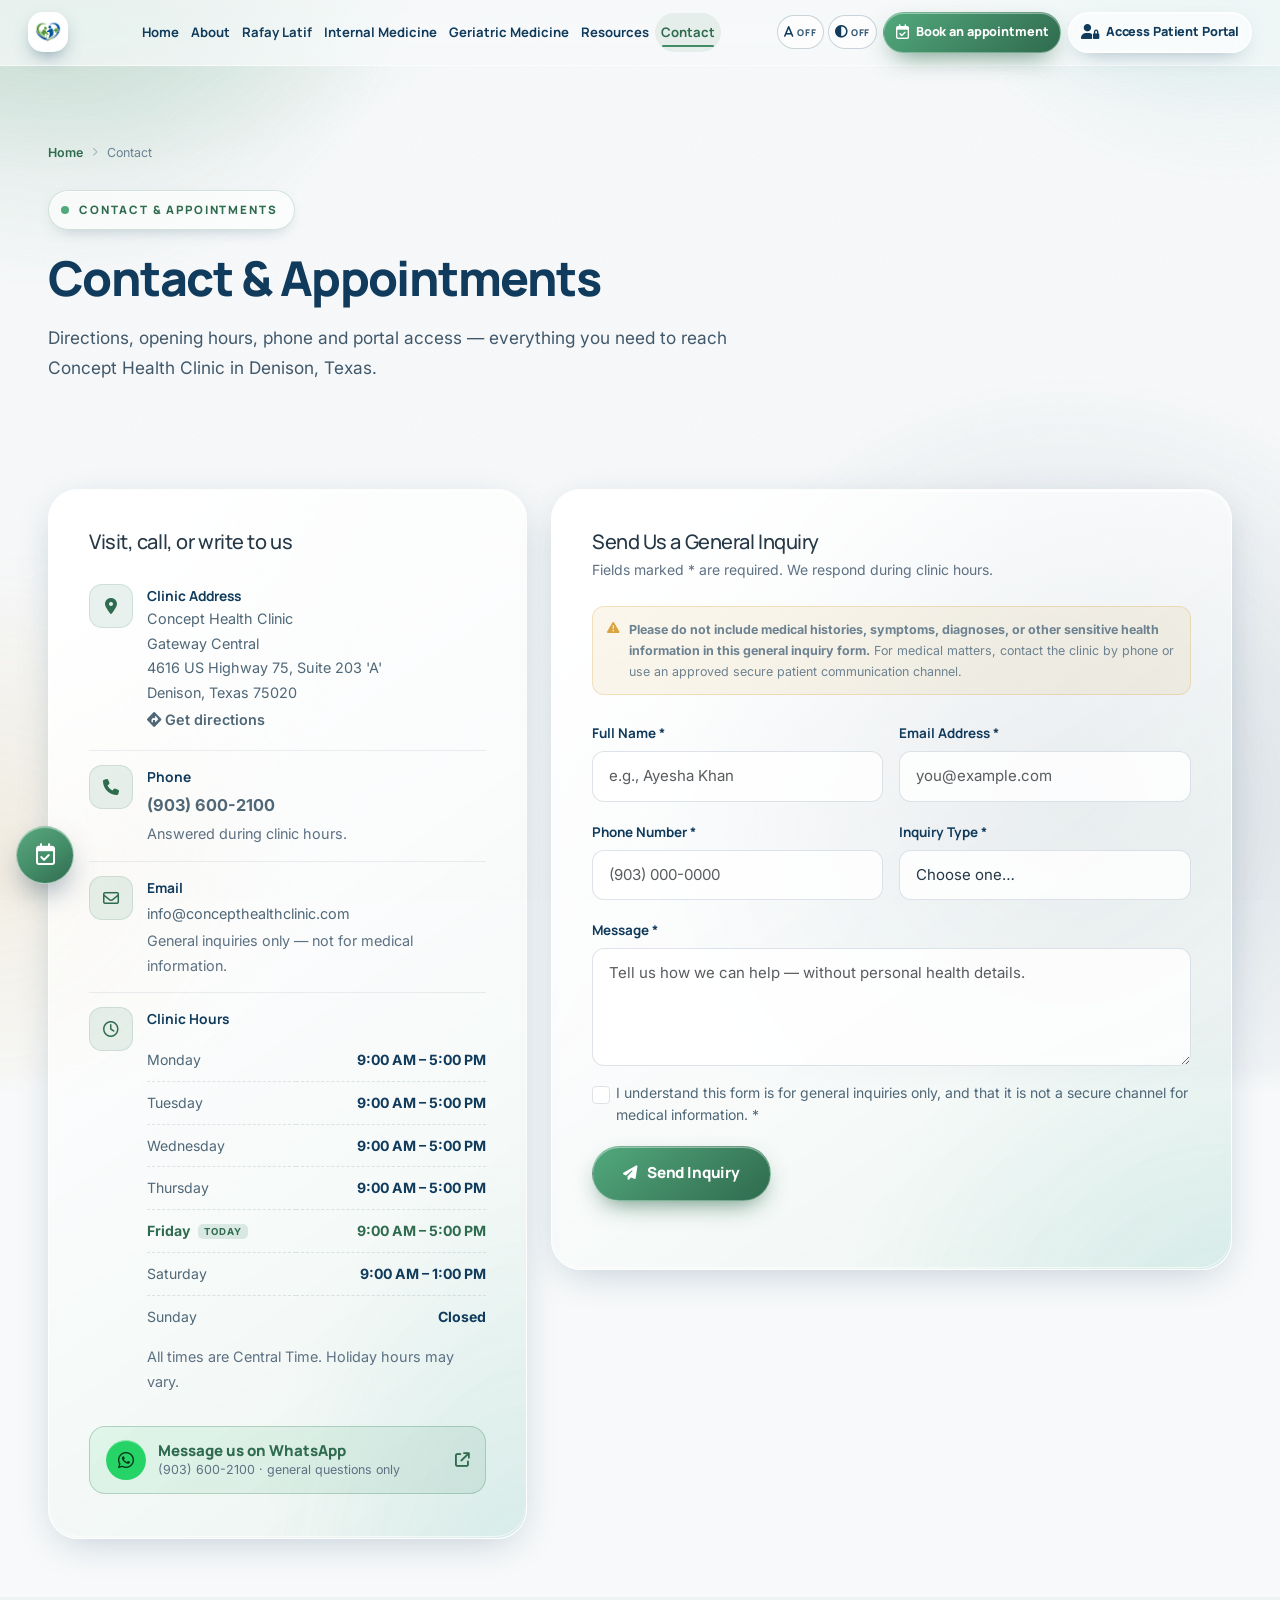
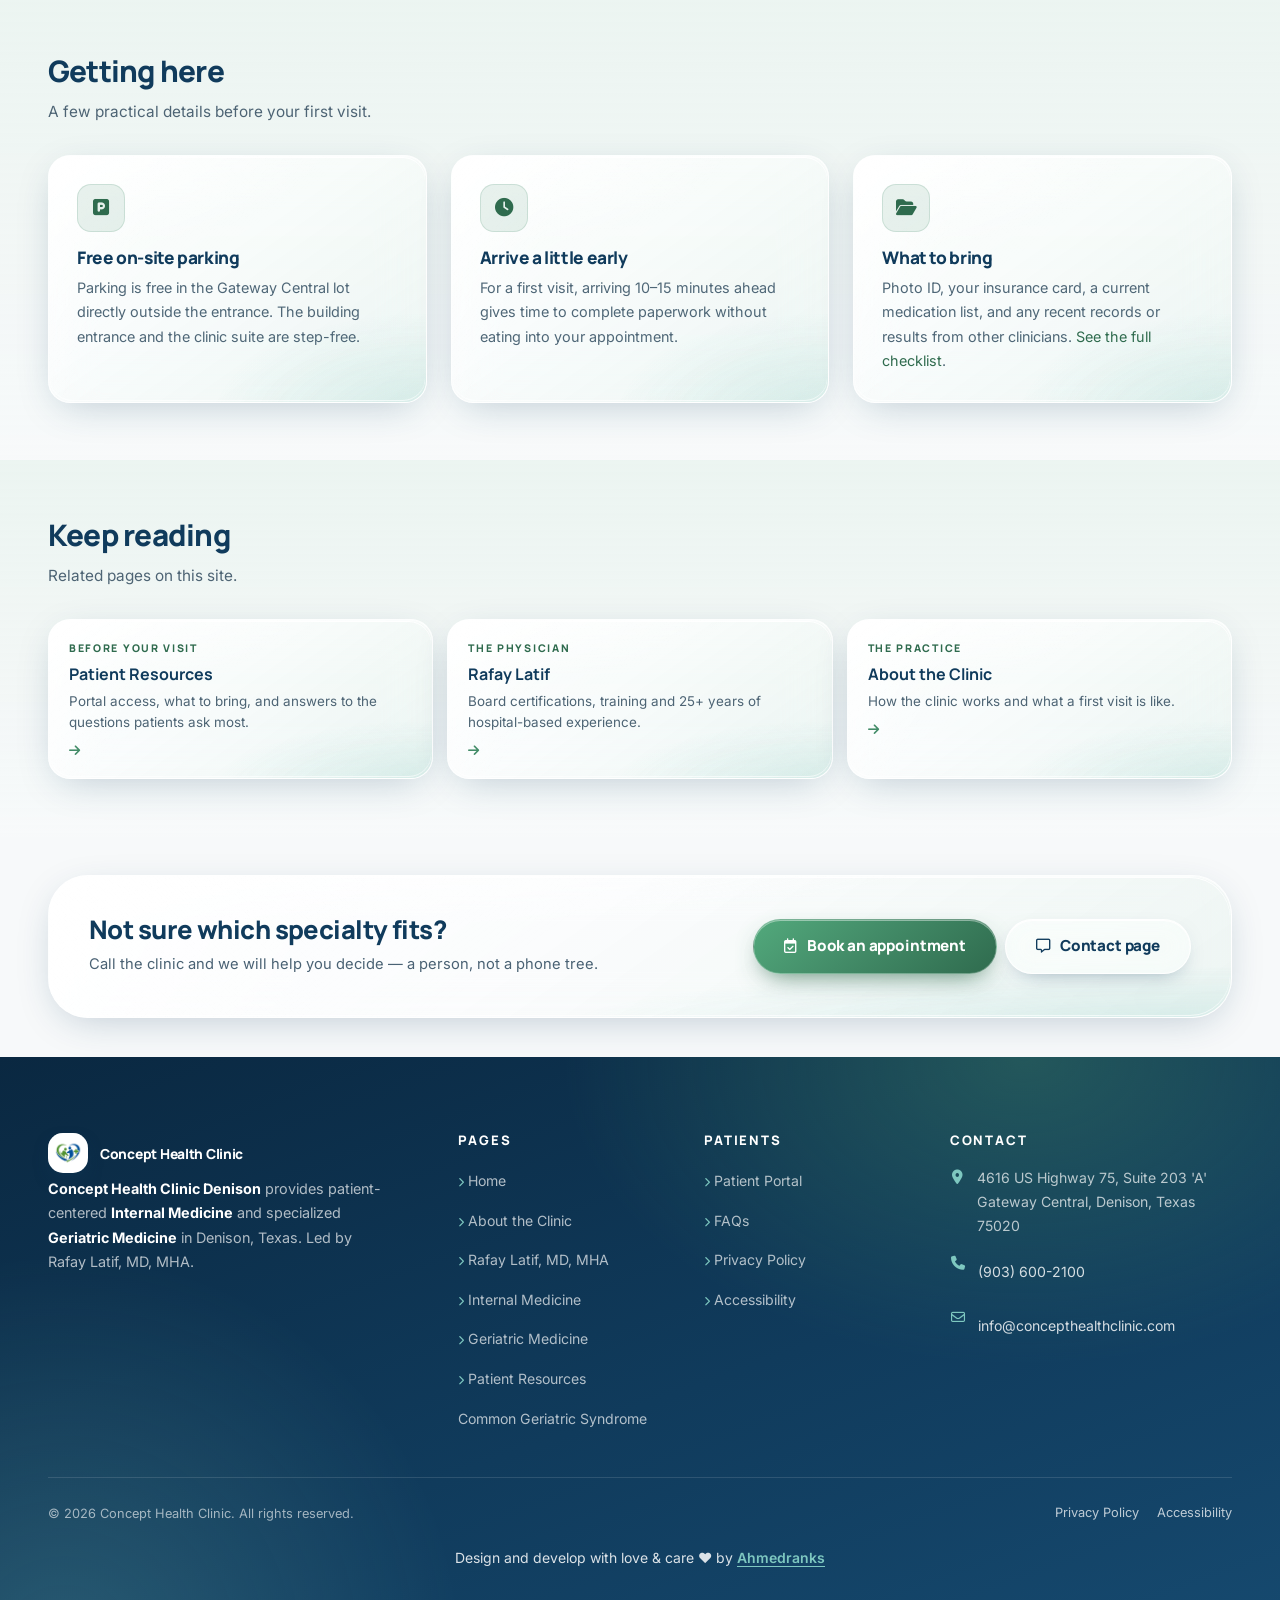
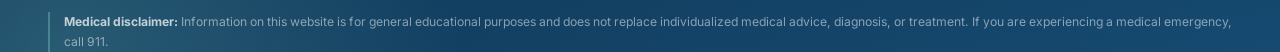
<file: contact.html>
<!DOCTYPE html>
<html lang="en" class="no-js">
<head>
  <meta charset="utf-8">
  <meta name="viewport" content="width=device-width, initial-scale=1, viewport-fit=cover">
  <meta name="theme-color" content="#103B5C">

  <title>Contact & Appointments | Concept Health Clinic Denison TX</title>
  <meta name="description" content="Contact Concept Health Clinic in Denison, TX. Call (903) 600-2100, message us on WhatsApp, book online, or send a general inquiry. Hours and directions.">
  <meta name="keywords" content="contact Concept Health Clinic Denison TX, Internal Medicine Doctor Denison TX phone, Geriatric Doctor Denison TX appointment, clinic address Denison Texas">
  <meta name="robots" content="index, follow, max-image-preview:large, max-snippet:-1">
  <link rel="canonical" href="https://www.concepthealthclinic.com/contact">

  <meta name="geo.region" content="US-TX">
  <meta name="geo.placename" content="Denison, Texas">

  <meta property="og:type" content="website">
  <meta property="og:site_name" content="Concept Health Clinic">
  <meta property="og:title" content="Contact & Appointments">
  <meta property="og:description" content="Contact Concept Health Clinic in Denison, TX. Call (903) 600-2100, message us on WhatsApp, book online, or send a general inquiry. Hours and directions.">
  <meta property="og:url" content="https://www.concepthealthclinic.com/contact">
  <meta property="og:image" content="https://www.concepthealthclinic.com/assets/og-image.jpg">
  <meta property="og:image:width" content="1200">
  <meta property="og:image:height" content="630">
  <meta property="og:image:alt" content="Concept Health Clinic, Internal Medicine and Geriatric Medicine in Denison, Texas">
  <meta name="twitter:card" content="summary_large_image">
  <meta name="twitter:title" content="Contact & Appointments | Concept Health Clinic Denison TX">
  <meta name="twitter:description" content="Contact Concept Health Clinic in Denison, TX. Call (903) 600-2100, message us on WhatsApp, book online, or send a general inquiry. Hours and directions.">
  <meta name="twitter:image" content="https://www.concepthealthclinic.com/assets/og-image.jpg">

  <link rel="icon" type="image/png" sizes="64x64" href="assets/favicon-64.png">
  <link rel="apple-touch-icon" sizes="256x256" href="assets/logo-mark.png">
  <link rel="preconnect" href="https://fonts.googleapis.com">
  <link rel="preconnect" href="https://fonts.gstatic.com" crossorigin>
  <link href="https://fonts.googleapis.com/css2?family=Manrope:wght@600;700;800&family=Inter:wght@400;600;700&display=swap" rel="stylesheet">
  <link href="https://cdn.jsdelivr.net/npm/bootstrap@5.3.8/dist/css/bootstrap.min.css" rel="stylesheet">
  <link rel="stylesheet" href="https://cdnjs.cloudflare.com/ajax/libs/font-awesome/6.7.2/css/all.min.css">
  <link rel="stylesheet" href="css/style.min.css?v=fd4cfc3a66">
  <link rel="stylesheet" href="css/legal.min.css?v=5f366b920f">
  <link rel="stylesheet" href="css/pages.min.css?v=9232c6f9c1">

  <script type="application/ld+json">
  {
    "@context": "https://schema.org",
    "@graph": [
      {
        "@type": ["MedicalClinic", "MedicalBusiness", "LocalBusiness"],
        "@id": "https://www.concepthealthclinic.com/#clinic",
        "name": "Concept Health Clinic",
        "alternateName": "Concept Health Clinic Denison",
        "url": "https://www.concepthealthclinic.com/",
        "telephone": "+1-903-600-2100",
        "email": "info@concepthealthclinic.com",
        "logo": {
          "@type": "ImageObject",
          "url": "https://www.concepthealthclinic.com/assets/logo.png",
          "width": 512,
          "height": 512
        },
        "image": "https://www.concepthealthclinic.com/assets/og-image.jpg",
        "description": "Internal Medicine and Geriatric Medicine practice in Denison, Texas, led by Rafay Latif, MD, MHA.",
        "priceRange": "$$",
        "address": {
          "@type": "PostalAddress",
          "streetAddress": "4616 US Highway 75, Suite 203 'A'",
          "addressLocality": "Denison",
          "addressRegion": "TX",
          "postalCode": "75020",
          "addressCountry": "US"
        },
        "geo": { "@type": "GeoCoordinates", "latitude": 33.7557, "longitude": -96.5367 },
        "openingHoursSpecification": [
          { "@type": "OpeningHoursSpecification", "dayOfWeek": ["Monday","Tuesday","Wednesday","Thursday","Friday"], "opens": "09:00", "closes": "17:00" },
          { "@type": "OpeningHoursSpecification", "dayOfWeek": "Saturday", "opens": "09:00", "closes": "13:00" }
        ],
        "hasMap": "https://www.google.com/maps/search/?api=1&query=4616+US+Highway+75+Suite+203+Denison+TX+75020"
      },
      {
        "@type": "WebPage",
        "@id": "https://www.concepthealthclinic.com/contact#page",
        "url": "https://www.concepthealthclinic.com/contact",
        "name": "Contact & Appointments | Concept Health Clinic Denison TX",
        "isPartOf": { "@id": "https://www.concepthealthclinic.com/#clinic" },
        "datePublished": "2026-11-07",
        "dateModified": "2026-11-07"
      },
      {
        "@type": "BreadcrumbList",
        "itemListElement": [
          { "@type": "ListItem", "position": 1, "name": "Home", "item": "https://www.concepthealthclinic.com/" },
          { "@type": "ListItem", "position": 2, "name": "Contact & Appointments", "item": "https://www.concepthealthclinic.com/contact" }
        ]
      },
      {
        "@type": "FAQPage",
        "mainEntity": [
      {
        "@type": "Question",
        "name": "Where is Concept Health Clinic located?",
        "acceptedAnswer": {
          "@type": "Answer",
          "text": "The clinic is at Gateway Central, 4616 US Highway 75, Suite 203 'A', Denison, Texas 75020. Parking is free and on site, and the entrance is step-free."
        }
      },
      {
        "@type": "Question",
        "name": "How do I book an appointment?",
        "acceptedAnswer": {
          "@type": "Answer",
          "text": "Book online through the patient portal, or call (903) 600-2100 during clinic hours. New patients are welcome. If you are not sure which specialty fits, call and we will help you decide."
        }
      },
      {
        "@type": "Question",
        "name": "What are the clinic hours?",
        "acceptedAnswer": {
          "@type": "Answer",
          "text": "Monday to Friday 9:00 AM to 5:00 PM and Saturday 9:00 AM to 1:00 PM, Central Time. The clinic is closed on Sunday."
        }
      },
      {
        "@type": "Question",
        "name": "Can I send medical information through the website form?",
        "acceptedAnswer": {
          "@type": "Answer",
          "text": "No. The general inquiry form is not a secure channel for medical information. Please do not include symptoms, diagnoses or medical history. Use the patient portal or call the clinic instead."
        }
      },
      {
        "@type": "Question",
        "name": "What insurance does the clinic accept?",
        "acceptedAnswer": {
          "@type": "Answer",
          "text": "Coverage varies by plan. Call (903) 600-2100 with your plan details and we will confirm before you book."
        }
      }
        ]
      }
    ]
  }
  </script>
  <!-- Accessibility preferences are applied before first paint so the page
       never flashes the wrong text size or contrast. js/accessibility.js
       reads the same two classes and wires up the toggle buttons. -->
  <script>
    (function(){
      try {
        var d = document.documentElement;
        if (localStorage.getItem('chc:text-lg') === '1') d.classList.add('text-lg');
        if (localStorage.getItem('chc:contrast') === '1') d.classList.add('contrast-high');
      } catch (e) {}
    })();
  </script>
  <link rel="preconnect" href="https://cdnjs.cloudflare.com" crossorigin>
  <link rel="preconnect" href="https://cdn.jsdelivr.net" crossorigin>
</head>

<body>
  <a class="skip-link" href="#main">Skip to main content</a>
  <div class="scroll-progress" id="scrollProgress" aria-hidden="true"></div>

  <header class="site-nav is-scrolled" id="siteNav">
    <div class="container">
      <div class="site-nav__inner">
        <a class="brand" href="index.html" aria-label="Concept Health Clinic — home">
          <span class="brand__mark" aria-hidden="true">
            <img src="assets/logo-mark.webp" alt="" width="26" height="26" decoding="async">
          </span>
          <span class="brand__text">
            <span class="brand__name">Concept Health Clinic</span>
            <span class="brand__tag">Internal &amp; Geriatric Medicine</span>
          </span>
        </a>

        <nav class="nav-desktop" aria-label="Primary">
          <ul class="nav-list">
            <li><a class="nav-link" href="index.html">Home</a></li>
            <li><a class="nav-link" href="about.html">About</a></li>
            <li><a class="nav-link" href="rafay-latif.html">Rafay Latif</a></li>
            <li><a class="nav-link" href="internal-medicine-denison-tx.html">Internal Medicine</a></li>
            <li><a class="nav-link" href="geriatric-medicine-denison-tx.html">Geriatric Medicine</a></li>
            <li class="resources-menu"><details><summary class="nav-link">Resources</summary><div class="resources-menu__links"><a href="patient-resources.html">Patient Resources</a><a href="common-geriatric-syndrome.html">Common Geriatric Syndrome</a></div></details></li>
            <li><a class="nav-link active" href="contact.html" aria-current="page">Contact</a></li>
          </ul>
        </nav>
        <div class="nav-actions">
        <div class="pref-controls pref-controls--compact" role="group" aria-label="Reading preferences">
          <button class="pref-toggle pref-toggle--icon" type="button" data-toggle-text aria-pressed="false" aria-label="Larger text" title="Larger text">
            <i class="fa-solid fa-a" aria-hidden="true"></i>
            <span class="pref-toggle__label">Text size</span>
            <span class="pref-toggle__state" aria-hidden="true">Off</span>
          </button>
          <button class="pref-toggle pref-toggle--icon" type="button" data-toggle-contrast aria-pressed="false" aria-label="High contrast" title="High contrast">
            <i class="fa-solid fa-circle-half-stroke" aria-hidden="true"></i>
            <span class="pref-toggle__label">Contrast</span>
            <span class="pref-toggle__state" aria-hidden="true">Off</span>
          </button>
        </div>
          <a href="https://mycw263.ecwcloud.com/portal32043/jsp/100mp/login_otp.jsp" class="btn btn-glass-primary btn-nav-book d-none d-lg-inline-flex"
             target="_blank" rel="noopener noreferrer">
            <i class="fa-regular fa-calendar-check" aria-hidden="true"></i><span> Book an appointment</span>
          </a>
          <a href="https://mycw263.ecwcloud.com/portal32043/jsp/100mp/login_otp.jsp" class="btn btn-glass-ghost btn-nav-portal d-none d-lg-inline-flex"
             target="_blank" rel="noopener noreferrer" aria-label="Access the patient portal (opens in a new tab)">
            <i class="fa-solid fa-user-lock" aria-hidden="true"></i><span> Access Patient Portal</span>
          </a>
          <a href="https://mycw263.ecwcloud.com/portal32043/jsp/100mp/login_otp.jsp" class="btn btn-glass-primary btn-sm d-lg-none"
             target="_blank" rel="noopener noreferrer"
             aria-label="Book an appointment through the patient portal">
            <i class="fa-regular fa-calendar-check" aria-hidden="true"></i><span> Book</span>
          </a>
          <button class="nav-toggle" id="navToggle" type="button" aria-expanded="false" aria-controls="navMobile" aria-label="Open navigation menu">
            <span></span><span></span><span></span>
          </button>
        </div>
      </div>
    </div>
  </header>

  <!-- Mobile drawer -->
  <div class="nav-mobile" id="navMobile" aria-hidden="true">
    <nav aria-label="Mobile primary">
      <ul>
        <li><a href="index.html">Home <i class="fa-solid fa-chevron-right" aria-hidden="true"></i></a></li>
        <li><a href="about.html">About the Clinic <i class="fa-solid fa-chevron-right" aria-hidden="true"></i></a></li>
        <li><a href="rafay-latif.html">Meet Rafay Latif <i class="fa-solid fa-chevron-right" aria-hidden="true"></i></a></li>
        <li><a href="internal-medicine-denison-tx.html">Internal Medicine <i class="fa-solid fa-chevron-right" aria-hidden="true"></i></a></li>
        <li><a href="geriatric-medicine-denison-tx.html">Geriatric Medicine <i class="fa-solid fa-chevron-right" aria-hidden="true"></i></a></li>
        <li><a href="patient-resources.html">Patient Resources <i class="fa-solid fa-chevron-right" aria-hidden="true"></i></a></li><li><a href="common-geriatric-syndrome.html">Common Geriatric Syndrome</a></li>
        <li><a href="privacy-policy.html">Privacy Policy <i class="fa-solid fa-chevron-right" aria-hidden="true"></i></a></li>
        <li><a href="contact.html">Contact &amp; Appointments <i class="fa-solid fa-chevron-right" aria-hidden="true"></i></a></li>
      </ul>
      <div class="d-grid gap-2">
        <a href="https://mycw263.ecwcloud.com/portal32043/jsp/100mp/login_otp.jsp" class="btn btn-glass-primary justify-content-center"
           target="_blank" rel="noopener noreferrer">
          <i class="fa-regular fa-calendar-check" aria-hidden="true"></i> Book an appointment
        </a>
        <a href="https://mycw263.ecwcloud.com/portal32043/jsp/100mp/login_otp.jsp" class="btn btn-glass-ghost justify-content-center"
           target="_blank" rel="noopener noreferrer">
          <i class="fa-solid fa-user-lock" aria-hidden="true"></i> Access Patient Portal
        </a>
        <a href="contact.html" class="btn btn-glass-ghost justify-content-center">
          <i class="fa-regular fa-message" aria-hidden="true"></i> Request an Appointment
        </a>
      </div>
    </nav>
  </div>

  <main id="main">

    <section class="page-hero">
      <div class="container">
        <nav aria-label="Breadcrumb" class="legal-crumbs">
          <a href="index.html">Home</a> <i class="fa-solid fa-chevron-right" aria-hidden="true"></i> <span aria-current="page">Contact</span>
        </nav>
        <p class="eyebrow"><span class="dot" aria-hidden="true"></span> Contact & appointments</p>
        <h1>Contact &amp; Appointments</h1>
        <p class="page-hero__lede">Directions, opening hours, phone and portal access — everything you need to reach Concept Health Clinic in Denison, Texas.</p>
      </div>
    </section>

    <section class="page-section">
      <div class="container">
        <div class="row g-4">
          <div class="col-lg-5" data-reveal="left">
            <div class="contact-card glass">
              <h2 class="h5 mb-3">Visit, call, or write to us</h2>

              <div class="contact-row">
                <div class="contact-row__icon"><i class="fa-solid fa-location-dot" aria-hidden="true"></i></div>
                <div>
                  <strong>Clinic Address</strong>
                  <p>Concept Health Clinic<br>
                    Gateway Central<br>
                    4616 US Highway 75, Suite 203 'A'<br>
                    Denison, Texas 75020</p>
                  <a href="https://www.google.com/maps/dir/?api=1&amp;destination=4616+US+Highway+75+Suite+203+Denison+TX+75020" class="small fw-semibold" target="_blank" rel="noopener noreferrer">
                    <i class="fa-solid fa-diamond-turn-right" aria-hidden="true"></i> Get directions
                  </a>
                </div>
              </div>

              <div class="contact-row">
                <div class="contact-row__icon"><i class="fa-solid fa-phone" aria-hidden="true"></i></div>
                <div>
                  <strong>Phone</strong>
                  <a href="tel:+19036002100" class="fw-bold" style="font-size:1.02rem">(903) 600-2100</a>
                  <p class="small text-muted-soft mb-0">Answered during clinic hours.</p>
                </div>
              </div>

              <div class="contact-row">
                <div class="contact-row__icon"><i class="fa-regular fa-envelope" aria-hidden="true"></i></div>
                <div>
                  <strong>Email</strong>
                  <a href="mailto:info@concepthealthclinic.com">info@concepthealthclinic.com</a>
                  <p class="small text-muted-soft mb-0">General inquiries only — not for medical information.</p>
                </div>
              </div>

              <div class="contact-row">
                <div class="contact-row__icon"><i class="fa-regular fa-clock" aria-hidden="true"></i></div>
                <div style="width:100%">
                  <strong>Clinic Hours</strong>
                  <table class="hours-table" data-hours-table>
                    <caption class="visually-hidden">Concept Health Clinic opening hours in Central Time</caption>
                    <tbody>
                      <tr data-day="1"><td>Monday</td><td>9:00 AM – 5:00 PM</td></tr>
                      <tr data-day="2"><td>Tuesday</td><td>9:00 AM – 5:00 PM</td></tr>
                      <tr data-day="3"><td>Wednesday</td><td>9:00 AM – 5:00 PM</td></tr>
                      <tr data-day="4"><td>Thursday</td><td>9:00 AM – 5:00 PM</td></tr>
                      <tr data-day="5"><td>Friday</td><td>9:00 AM – 5:00 PM</td></tr>
                      <tr data-day="6"><td>Saturday</td><td>9:00 AM – 1:00 PM</td></tr>
                      <tr data-day="0"><td>Sunday</td><td>Closed</td></tr>
                    </tbody>
                  </table>
                  <p class="small text-muted-soft mt-2 mb-0">All times are Central Time. Holiday hours may vary.</p>
                </div>
              </div>

              <!-- WhatsApp — the single WhatsApp entry point on the site. -->
              <a class="contact-wa" href="https://wa.me/19036002100" target="_blank" rel="noopener noreferrer">
                <span class="contact-wa__icon" aria-hidden="true"><i class="fa-brands fa-whatsapp"></i></span>
                <span class="contact-wa__text">
                  <span class="contact-wa__title">Message us on WhatsApp</span>
                  <span class="contact-wa__meta">(903) 600-2100 · general questions only</span>
                </span>
                <i class="fa-solid fa-arrow-up-right-from-square contact-wa__go" aria-hidden="true"></i>
              </a>

            </div>
          </div>

          <div class="col-lg-7" data-reveal="right">
            <div class="contact-card glass">
              <h2 class="h5 mb-1">Send Us a General Inquiry</h2>
              <p class="small text-muted-soft mb-4">
                Fields marked * are required. We respond during clinic hours.
              </p>

              <div class="form-notice mb-4">
                <i class="fa-solid fa-triangle-exclamation" aria-hidden="true"></i>
                <span>
                  <strong>Please do not include medical histories, symptoms, diagnoses, or other
                  sensitive health information in this general inquiry form.</strong>
                  For medical matters, contact the clinic by phone or use an approved secure patient
                  communication channel.
                </span>
              </div>

              <form id="inquiryForm" novalidate>
                <noscript><p>Please call <a href="tel:+19036002100">(903) 600-2100</a> or email <a href="mailto:info@concepthealthclinic.com">info@concepthealthclinic.com</a> for general inquiries. This form requires JavaScript.</p></noscript>
                <fieldset disabled data-form-fields style="border:0;padding:0;margin:0;min-width:0">
                <div class="row g-3">
                  <div class="col-md-6">
                    <label class="form-label" for="fullName">Full Name *</label>
                    <input class="form-control" id="fullName" name="fullName" type="text"
                           autocomplete="name" required minlength="2" placeholder="e.g., Ayesha Khan">
                    <div class="invalid-feedback">Please enter your name.</div>
                  </div>
                  <div class="col-md-6">
                    <label class="form-label" for="email">Email Address *</label>
                    <input class="form-control" id="email" name="email" type="email"
                           autocomplete="email" required placeholder="you@example.com">
                    <div class="invalid-feedback">Please enter a valid email address.</div>
                  </div>
                  <div class="col-md-6">
                    <label class="form-label" for="phone">Phone Number *</label>
                    <input class="form-control" id="phone" name="phone" type="tel"
                           autocomplete="tel" required pattern="[0-9+\(\)\-.\s]{7,20}"
                           placeholder="(903) 000-0000">
                    <div class="invalid-feedback">Please enter a phone number we can reach you on.</div>
                  </div>
                  <div class="col-md-6">
                    <label class="form-label" for="inquiryType">Inquiry Type *</label>
                    <select class="form-select" id="inquiryType" name="inquiryType" required>
                      <option value="" selected disabled>Choose one…</option>
                      <option>New patient appointment</option>
                      <option>Internal Medicine</option>
                      <option>Geriatric Medicine</option>
                      <option>Insurance &amp; billing</option>
                      <option>Patient portal access</option>
                      <option>Records request</option>
                      <option>Other general question</option>
                    </select>
                    <div class="invalid-feedback">Please choose an inquiry type.</div>
                  </div>
                  <div class="col-12">
                    <label class="form-label" for="message">Message *</label>
                    <textarea class="form-control" id="message" name="message" rows="4" required
                              minlength="10"
                              placeholder="Tell us how we can help — without personal health details."></textarea>
                    <div class="invalid-feedback">Please add a short message (10 characters or more).</div>
                  </div>

                  <!-- Honeypot: invisible to humans, irresistible to bots -->
                  <div class="col-12" aria-hidden="true" style="position:absolute; left:-9999px; top:auto; width:1px; height:1px; overflow:hidden">
                    <label for="company_website">Company website</label>
                    <input id="company_website" name="company_website" type="text" tabindex="-1" autocomplete="off">
                  </div>

                  <div class="col-12">
                    <div class="form-check">
                      <input class="form-check-input" type="checkbox" id="consent" name="consent" required>
                      <label class="form-check-label small" for="consent">
                        I understand this form is for general inquiries only, and that it is not a
                        secure channel for medical information. *
                      </label>
                      <div class="invalid-feedback">Please confirm before submitting.</div>
                    </div>
                  </div>

                  <div class="col-12 d-flex flex-wrap gap-2 align-items-center">
                    <button class="btn btn-glass-primary" type="submit">
                      <i class="fa-solid fa-paper-plane" aria-hidden="true"></i> Send Inquiry
                    </button>
                  </div>

                  <div class="col-12">
                    <div class="form-status" id="formStatus" role="status" aria-live="polite"></div>
                  </div>
                </div>
                              </fieldset>
              </form>
            </div>
          </div>
        </div>
      </div>
    </section>

    <section class="page-section surface-sage">
      <div class="container">
        <div class="page-section__head">
          <h2>Getting here</h2>
          <p>A few practical details before your first visit.</p>
        </div>
        <div class="row g-4" data-reveal-group>
          <div class="col-md-4">
            <div class="tile glass h-100">
              <div class="tile__icon"><i class="fa-solid fa-square-parking" aria-hidden="true"></i></div>
              <h3>Free on-site parking</h3>
              <p>Parking is free in the Gateway Central lot directly outside the entrance. The building entrance and the clinic suite are step-free.</p>
            </div>
          </div>
          <div class="col-md-4">
            <div class="tile glass h-100">
              <div class="tile__icon"><i class="fa-solid fa-clock" aria-hidden="true"></i></div>
              <h3>Arrive a little early</h3>
              <p>For a first visit, arriving 10–15 minutes ahead gives time to complete paperwork without eating into your appointment.</p>
            </div>
          </div>
          <div class="col-md-4">
            <div class="tile glass h-100">
              <div class="tile__icon"><i class="fa-solid fa-folder-open" aria-hidden="true"></i></div>
              <h3>What to bring</h3>
              <p>Photo ID, your insurance card, a current medication list, and any recent records or results from other clinicians.
                <a href="patient-resources.html">See the full checklist</a>.</p>
            </div>
          </div>
        </div>
      </div>
    </section>

    <section class="page-section surface-sage">
      <div class="container">
        <div class="page-section__head">
          <h2>Keep reading</h2>
          <p>Related pages on this site.</p>
        </div>
        <div class="related-grid" data-reveal-group>
          <a class="related-card glass" href="patient-resources.html">
            <span class="related-card__kicker">Before your visit</span>
            <strong>Patient Resources</strong>
            <p>Portal access, what to bring, and answers to the questions patients ask most.</p>
            <i class="fa-solid fa-arrow-right related-card__arrow" aria-hidden="true"></i>
          </a>
          <a class="related-card glass" href="rafay-latif.html">
            <span class="related-card__kicker">The physician</span>
            <strong>Rafay Latif</strong>
            <p>Board certifications, training and 25+ years of hospital-based experience.</p>
            <i class="fa-solid fa-arrow-right related-card__arrow" aria-hidden="true"></i>
          </a>
          <a class="related-card glass" href="about.html">
            <span class="related-card__kicker">The practice</span>
            <strong>About the Clinic</strong>
            <p>How the clinic works and what a first visit is like.</p>
            <i class="fa-solid fa-arrow-right related-card__arrow" aria-hidden="true"></i>
          </a>
        </div>
      </div>
    </section>

    <section class="page-section page-section--tight">
      <div class="container">
        <div class="glass legal-cta__inner">
          <div>
            <h2>Not sure which specialty fits?</h2>
            <p>Call the clinic and we will help you decide — a person, not a phone tree.</p>
          </div>
          <div class="d-flex flex-wrap gap-2">
            <a href="https://mycw263.ecwcloud.com/portal32043/jsp/100mp/login_otp.jsp" class="btn btn-glass-primary" target="_blank" rel="noopener noreferrer">
              <i class="fa-regular fa-calendar-check" aria-hidden="true"></i> Book an appointment
            </a>
            <a href="contact.html" class="btn btn-glass-ghost">
              <i class="fa-regular fa-message" aria-hidden="true"></i> Contact page
            </a>
          </div>
        </div>
      </div>
    </section>

  </main>

  <!-- ====================================================================
       FLOATING ACTIONS
       Book an appointment — the single floating action
       ==================================================================== -->
  <div class="fab-stack fab-stack--left">
    <a class="fab fab--booking"
       href="https://mycw263.ecwcloud.com/portal32043/jsp/100mp/login_otp.jsp"
       target="_blank" rel="noopener noreferrer"
       aria-label="Book an appointment online through the Concept Health Clinic patient portal">
      <i class="fa-regular fa-calendar-check" aria-hidden="true"></i>
      <span class="fab__label">Book an appointment</span>
    </a>
  </div>

  <button class="back-to-top" id="backToTop" type="button" aria-label="Back to top">
    <i class="fa-solid fa-arrow-up" aria-hidden="true"></i>
  </button>

  <footer class="site-footer surface-navy">
    <div class="container">
      <div class="site-footer__grid">
        <div class="footer-brand">
          <a class="brand" href="index.html" aria-label="Concept Health Clinic — home">
            <span class="brand__mark" aria-hidden="true">
              <img src="assets/logo-mark.webp" alt="" width="26" height="26" decoding="async">
            </span>
            <span class="brand__text">
              <span class="brand__name">Concept Health Clinic</span>
            </span>
          </a>
          <p class="footer-about">
            <strong style="color:#fff">Concept Health Clinic Denison</strong> provides
            patient-centered <strong style="color:#fff">Internal Medicine</strong> and specialized
            <strong style="color:#fff">Geriatric Medicine</strong> in Denison, Texas. Led by
            Rafay Latif, MD, MHA.
          </p>
        </div>

        <div>
          <h3 class="footer-title">Pages</h3>
          <ul class="footer-links">
            <li><a href="index.html"><i class="fa-solid fa-chevron-right" aria-hidden="true"></i> Home</a></li>
            <li><a href="about.html"><i class="fa-solid fa-chevron-right" aria-hidden="true"></i> About the Clinic</a></li>
            <li><a href="rafay-latif.html"><i class="fa-solid fa-chevron-right" aria-hidden="true"></i> Rafay Latif, MD, MHA</a></li>
            <li><a href="internal-medicine-denison-tx.html"><i class="fa-solid fa-chevron-right" aria-hidden="true"></i> Internal Medicine</a></li>
            <li><a href="geriatric-medicine-denison-tx.html"><i class="fa-solid fa-chevron-right" aria-hidden="true"></i> Geriatric Medicine</a></li>
            <li><a href="patient-resources.html"><i class="fa-solid fa-chevron-right" aria-hidden="true"></i> Patient Resources</a></li><li><a href="common-geriatric-syndrome.html">Common Geriatric Syndrome</a></li>
          </ul>
        </div>

        <div>
          <h3 class="footer-title">Patients</h3>
          <ul class="footer-links">
            <li><a href="https://mycw263.ecwcloud.com/portal32043/jsp/100mp/login_otp.jsp" target="_blank" rel="noopener noreferrer"><i class="fa-solid fa-chevron-right" aria-hidden="true"></i> Patient Portal</a></li>
            <li><a href="index.html#faq"><i class="fa-solid fa-chevron-right" aria-hidden="true"></i> FAQs</a></li>
            <li><a href="privacy-policy.html"><i class="fa-solid fa-chevron-right" aria-hidden="true"></i> Privacy Policy</a></li>
            <li><a href="accessibility.html"><i class="fa-solid fa-chevron-right" aria-hidden="true"></i> Accessibility</a></li>
          </ul>
        </div>

        <div>
          <h3 class="footer-title">Contact</h3>
          <ul class="footer-contact">
            <li><i class="fa-solid fa-location-dot" aria-hidden="true"></i>
              <span>4616 US Highway 75, Suite 203 'A'<br>Gateway Central, Denison, Texas 75020</span></li>
            <li><i class="fa-solid fa-phone" aria-hidden="true"></i>
              <a href="tel:+19036002100">(903) 600-2100</a></li>
            <li><i class="fa-regular fa-envelope" aria-hidden="true"></i>
              <a href="mailto:info@concepthealthclinic.com">info@concepthealthclinic.com</a></li>
          </ul>
        </div>
      </div>

      <div class="footer-bottom">
        <p class="footer-credit">Design and develop with love &amp; care ❤️ by <a href="https://ahmedranks.com/">Ahmedranks</a></p>
        <span>© <span data-current-year>2026</span> Concept Health Clinic. All rights reserved.</span>
        <span class="footer-stats">
          <a href="privacy-policy.html">Privacy Policy</a>
          <a href="accessibility.html">Accessibility</a>
        </span>
      </div>

      <p class="disclaimer">
        <strong style="color:rgba(255,255,255,.72)">Medical disclaimer:</strong>
        Information on this website is for general educational purposes and does not replace
        individualized medical advice, diagnosis, or treatment. If you are experiencing a medical
        emergency, call 911.
      </p>
    </div>
  </footer>

  <!-- ====================================================================
       JAVASCRIPT
       Same order as the homepage: vendor → config → feature modules.
       ==================================================================== -->
  <script src="js/config.js?v=dc5c8d7ce2" defer></script>
  <script src="js/main.js?v=0a02d9aee0" defer></script>
  <script src="js/engagement.js?v=e9b1d9f661" defer></script>
  <script src="js/analytics.js?v=da77184006" defer></script>
  <script src="js/accessibility.js?v=8c10de1bb3" defer></script>
  <p class="visually-hidden" id="prefAnnounce" role="status" aria-live="polite"></p>
</body>
</html>
</file>
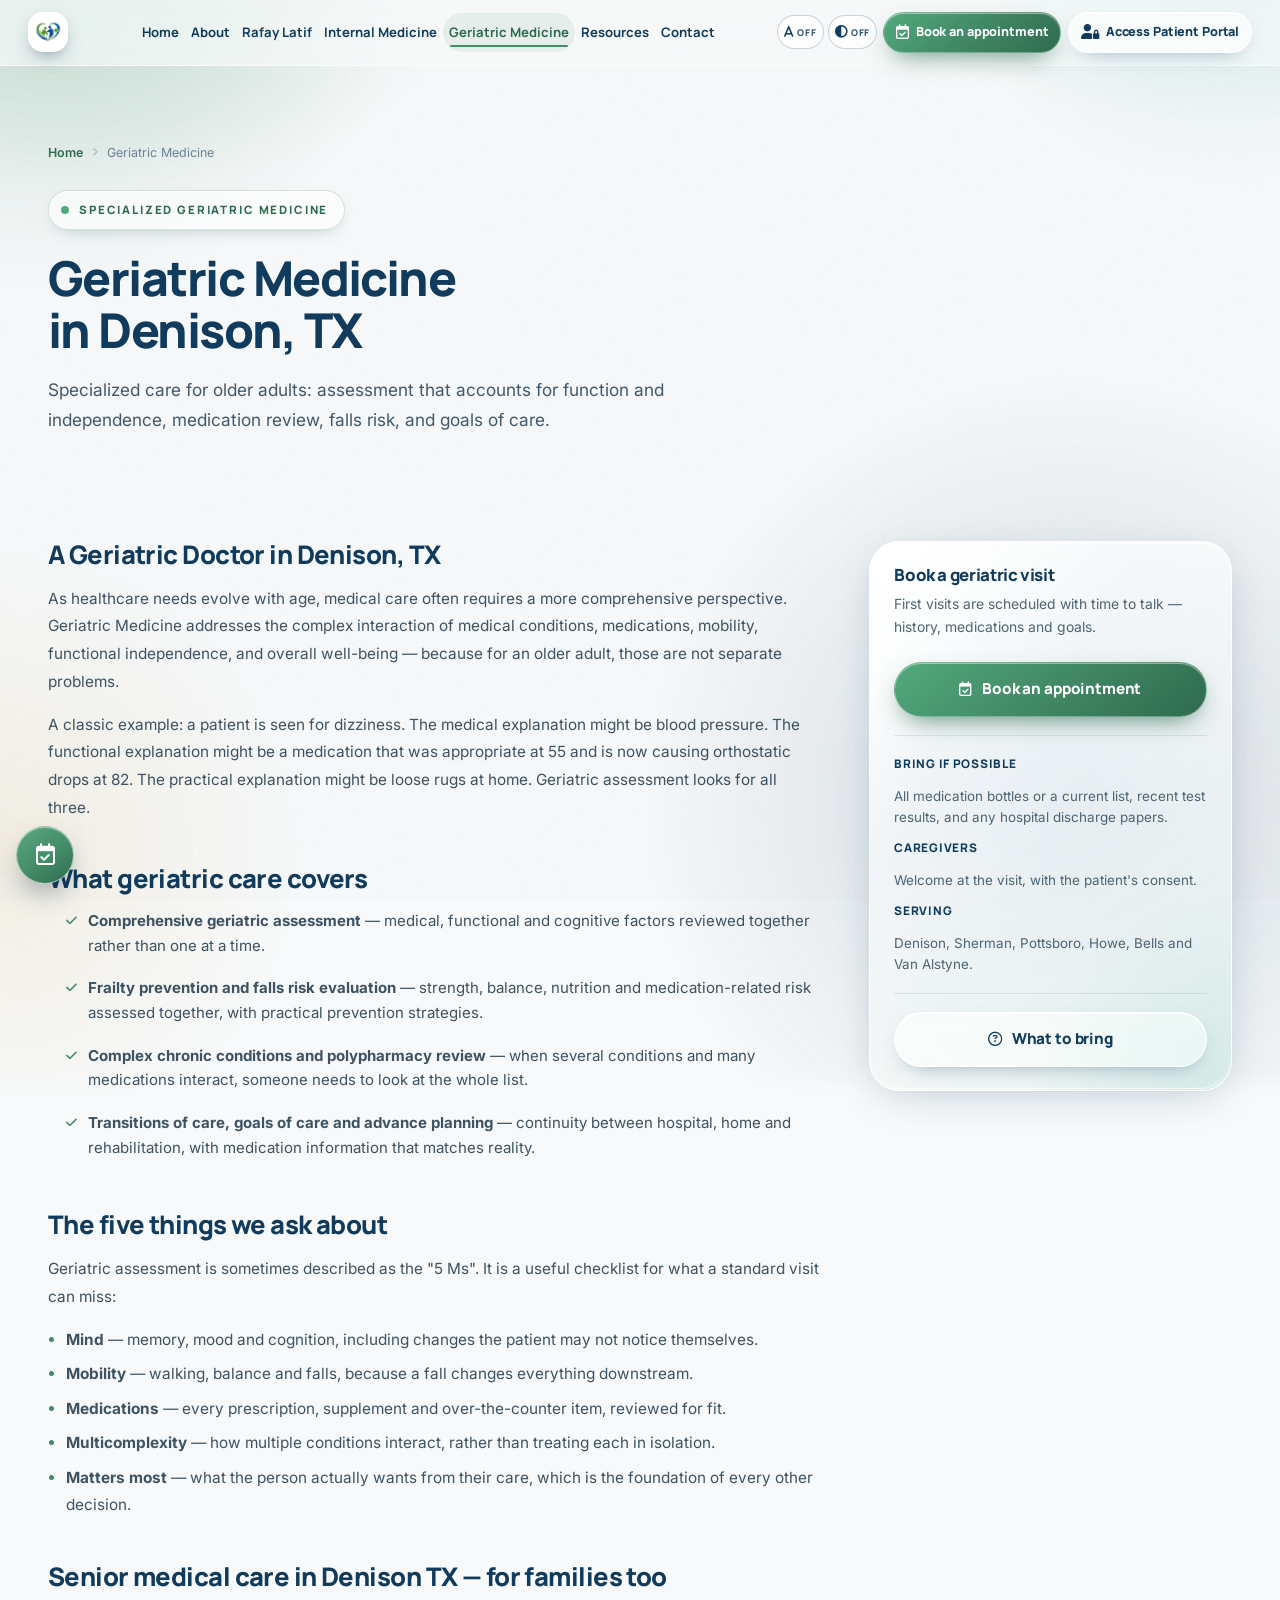
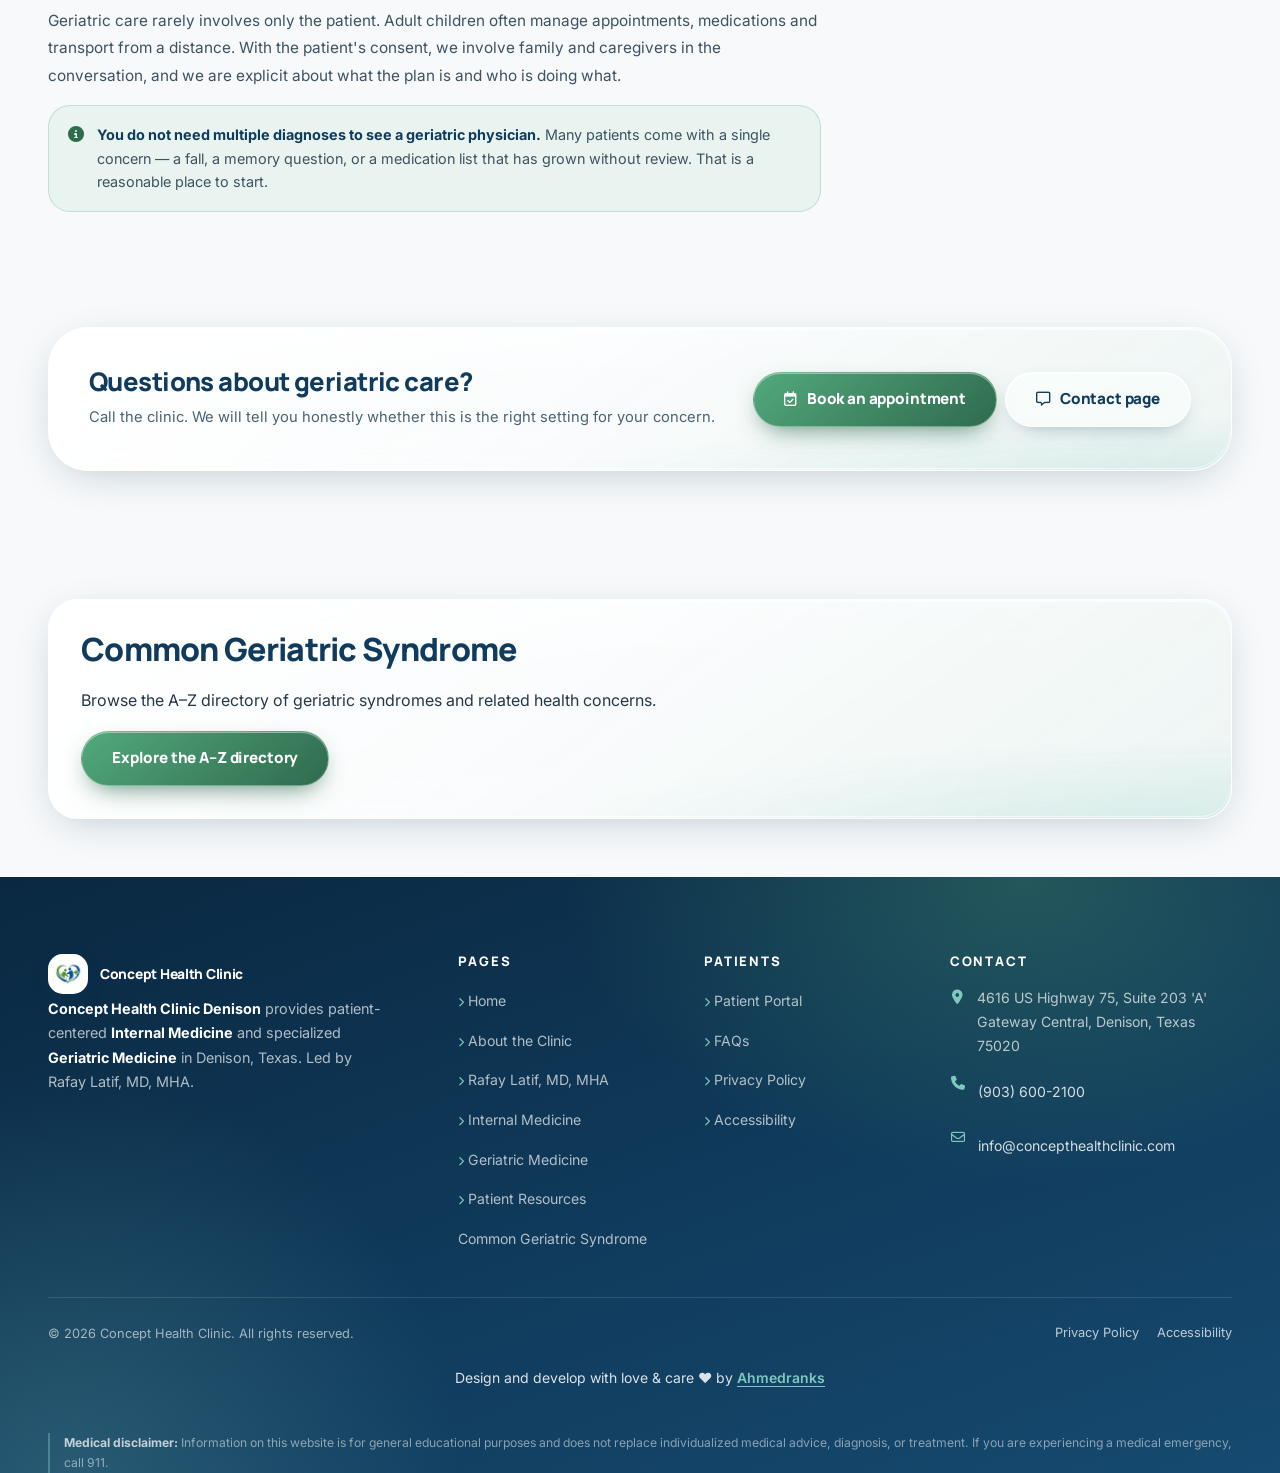
<file: geriatric-medicine-denison-tx.html>
<!DOCTYPE html>
<html lang="en" class="no-js">
<head>
  <meta charset="utf-8">
  <meta name="viewport" content="width=device-width, initial-scale=1, viewport-fit=cover">
  <meta name="theme-color" content="#103B5C">

  <title>Geriatric Medicine Denison TX | Concept Health Clinic</title>
  <meta name="description" content="Geriatric Doctor in Denison, TX. Comprehensive geriatric assessment, frailty prevention, falls risk evaluation and senior care. Call (903) 600-2100.">
  <meta name="keywords" content="Geriatric Medicine Denison TX, Geriatric Doctor Denison TX, senior medical care Denison TX, geriatrician Sherman TX, frailty prevention">
  <meta name="robots" content="index, follow, max-image-preview:large, max-snippet:-1">
  <link rel="canonical" href="https://www.concepthealthclinic.com/geriatric-medicine-denison-tx">

  <meta name="geo.region" content="US-TX">
  <meta name="geo.placename" content="Denison, Texas">

  <meta property="og:type" content="website">
  <meta property="og:site_name" content="Concept Health Clinic">
  <meta property="og:title" content="Geriatric Medicine in Denison, TX">
  <meta property="og:description" content="Geriatric Doctor in Denison, TX. Comprehensive geriatric assessment, frailty prevention, falls risk evaluation and senior care. Call (903) 600-2100.">
  <meta property="og:url" content="https://www.concepthealthclinic.com/geriatric-medicine-denison-tx">
  <meta property="og:image" content="https://www.concepthealthclinic.com/assets/og-image.jpg">
  <meta property="og:image:width" content="1200">
  <meta property="og:image:height" content="630">
  <meta property="og:image:alt" content="Concept Health Clinic, Internal Medicine and Geriatric Medicine in Denison, Texas">
  <meta name="twitter:card" content="summary_large_image">
  <meta name="twitter:title" content="Geriatric Medicine Denison TX | Concept Health Clinic">
  <meta name="twitter:description" content="Geriatric Doctor in Denison, TX. Comprehensive geriatric assessment, frailty prevention, falls risk evaluation and senior care. Call (903) 600-2100.">
  <meta name="twitter:image" content="https://www.concepthealthclinic.com/assets/og-image.jpg">

  <link rel="icon" type="image/png" sizes="64x64" href="assets/favicon-64.png">
  <link rel="apple-touch-icon" sizes="256x256" href="assets/logo-mark.png">
  <link rel="preconnect" href="https://fonts.googleapis.com">
  <link rel="preconnect" href="https://fonts.gstatic.com" crossorigin>
  <link href="https://fonts.googleapis.com/css2?family=Manrope:wght@600;700;800&family=Inter:wght@400;600;700&display=swap" rel="stylesheet">
  <link href="https://cdn.jsdelivr.net/npm/bootstrap@5.3.8/dist/css/bootstrap.min.css" rel="stylesheet">
  <link rel="stylesheet" href="https://cdnjs.cloudflare.com/ajax/libs/font-awesome/6.7.2/css/all.min.css">
  <link rel="stylesheet" href="css/style.min.css?v=fd4cfc3a66">
  <link rel="stylesheet" href="css/legal.min.css?v=5f366b920f">
  <link rel="stylesheet" href="css/pages.min.css?v=9232c6f9c1">

  <script type="application/ld+json">
  {
    "@context": "https://schema.org",
    "@graph": [
      {
        "@type": ["MedicalClinic", "MedicalBusiness", "LocalBusiness"],
        "@id": "https://www.concepthealthclinic.com/#clinic",
        "name": "Concept Health Clinic",
        "alternateName": "Concept Health Clinic Denison",
        "url": "https://www.concepthealthclinic.com/",
        "telephone": "+1-903-600-2100",
        "email": "info@concepthealthclinic.com",
        "logo": {
          "@type": "ImageObject",
          "url": "https://www.concepthealthclinic.com/assets/logo.png",
          "width": 512,
          "height": 512
        },
        "image": "https://www.concepthealthclinic.com/assets/og-image.jpg",
        "description": "Internal Medicine and Geriatric Medicine practice in Denison, Texas, led by Rafay Latif, MD, MHA.",
        "priceRange": "$$",
        "address": {
          "@type": "PostalAddress",
          "streetAddress": "4616 US Highway 75, Suite 203 'A'",
          "addressLocality": "Denison",
          "addressRegion": "TX",
          "postalCode": "75020",
          "addressCountry": "US"
        },
        "geo": { "@type": "GeoCoordinates", "latitude": 33.7557, "longitude": -96.5367 },
        "openingHoursSpecification": [
          { "@type": "OpeningHoursSpecification", "dayOfWeek": ["Monday","Tuesday","Wednesday","Thursday","Friday"], "opens": "09:00", "closes": "17:00" },
          { "@type": "OpeningHoursSpecification", "dayOfWeek": "Saturday", "opens": "09:00", "closes": "13:00" }
        ],
        "hasMap": "https://www.google.com/maps/search/?api=1&query=4616+US+Highway+75+Suite+203+Denison+TX+75020"
      },
      {
        "@type": "MedicalWebPage",
        "@id": "https://www.concepthealthclinic.com/geriatric-medicine-denison-tx#page",
        "url": "https://www.concepthealthclinic.com/geriatric-medicine-denison-tx",
        "name": "Geriatric Medicine Denison TX | Concept Health Clinic",
        "isPartOf": { "@id": "https://www.concepthealthclinic.com/#clinic" },
        "datePublished": "2026-11-07",
        "dateModified": "2026-11-07"
      },
      {
        "@type": "BreadcrumbList",
        "itemListElement": [
          { "@type": "ListItem", "position": 1, "name": "Home", "item": "https://www.concepthealthclinic.com/" },
          { "@type": "ListItem", "position": 2, "name": "Geriatric Medicine in Denison, TX", "item": "https://www.concepthealthclinic.com/geriatric-medicine-denison-tx" }
        ]
      },
      {
        "@type": "FAQPage",
        "mainEntity": [
      {
        "@type": "Question",
        "name": "What is Geriatric Medicine?",
        "acceptedAnswer": {
          "@type": "Answer",
          "text": "Geriatric Medicine is the specialty focused on older adults. It considers how medical conditions, medications, mobility, cognition and independence interact, rather than treating each diagnosis in isolation."
        }
      },
      {
        "@type": "Question",
        "name": "What happens during a geriatric assessment?",
        "acceptedAnswer": {
          "@type": "Answer",
          "text": "The visit reviews medical history, all medications and supplements, functional status, mobility and falls risk, cognition and mood, and what matters most to the patient. The result is a coordinated plan rather than separate recommendations."
        }
      },
      {
        "@type": "Question",
        "name": "What is polypharmacy review?",
        "acceptedAnswer": {
          "@type": "Answer",
          "text": "Polypharmacy review is a structured look at every prescription, supplement and over-the-counter medication a person takes, checking for duplication, interactions, side effects and doses that may no longer be appropriate."
        }
      },
      {
        "@type": "Question",
        "name": "Can a family member attend a geriatric appointment?",
        "acceptedAnswer": {
          "@type": "Answer",
          "text": "Yes, absolutely! You are welcome to bring a family member or caregiver to your appointment for support, comfort, and assistance in discussing your healthcare needs."
        }
      }
        ]
      }
    ]
  }
  </script>
  <!-- Accessibility preferences are applied before first paint so the page
       never flashes the wrong text size or contrast. js/accessibility.js
       reads the same two classes and wires up the toggle buttons. -->
  <script>
    (function(){
      try {
        var d = document.documentElement;
        if (localStorage.getItem('chc:text-lg') === '1') d.classList.add('text-lg');
        if (localStorage.getItem('chc:contrast') === '1') d.classList.add('contrast-high');
      } catch (e) {}
    })();
  </script>
  <link rel="preconnect" href="https://cdnjs.cloudflare.com" crossorigin>
  <link rel="preconnect" href="https://cdn.jsdelivr.net" crossorigin>
</head>

<body>
  <a class="skip-link" href="#main">Skip to main content</a>
  <div class="scroll-progress" id="scrollProgress" aria-hidden="true"></div>

  <header class="site-nav is-scrolled" id="siteNav">
    <div class="container">
      <div class="site-nav__inner">
        <a class="brand" href="index.html" aria-label="Concept Health Clinic — home">
          <span class="brand__mark" aria-hidden="true">
            <img src="assets/logo-mark.webp" alt="" width="26" height="26" decoding="async">
          </span>
          <span class="brand__text">
            <span class="brand__name">Concept Health Clinic</span>
            <span class="brand__tag">Internal &amp; Geriatric Medicine</span>
          </span>
        </a>

        <nav class="nav-desktop" aria-label="Primary">
          <ul class="nav-list">
            <li><a class="nav-link" href="index.html">Home</a></li>
            <li><a class="nav-link" href="about.html">About</a></li>
            <li><a class="nav-link" href="rafay-latif.html">Rafay Latif</a></li>
            <li><a class="nav-link" href="internal-medicine-denison-tx.html">Internal Medicine</a></li>
            <li><a class="nav-link active" href="geriatric-medicine-denison-tx.html" aria-current="page">Geriatric Medicine</a></li>
            <li class="resources-menu"><details><summary class="nav-link">Resources</summary><div class="resources-menu__links"><a href="patient-resources.html">Patient Resources</a><a href="common-geriatric-syndrome.html">Common Geriatric Syndrome</a></div></details></li>
            <li><a class="nav-link" href="contact.html">Contact</a></li>
          </ul>
        </nav>
        <div class="nav-actions">
        <div class="pref-controls pref-controls--compact" role="group" aria-label="Reading preferences">
          <button class="pref-toggle pref-toggle--icon" type="button" data-toggle-text aria-pressed="false" aria-label="Larger text" title="Larger text">
            <i class="fa-solid fa-a" aria-hidden="true"></i>
            <span class="pref-toggle__label">Text size</span>
            <span class="pref-toggle__state" aria-hidden="true">Off</span>
          </button>
          <button class="pref-toggle pref-toggle--icon" type="button" data-toggle-contrast aria-pressed="false" aria-label="High contrast" title="High contrast">
            <i class="fa-solid fa-circle-half-stroke" aria-hidden="true"></i>
            <span class="pref-toggle__label">Contrast</span>
            <span class="pref-toggle__state" aria-hidden="true">Off</span>
          </button>
        </div>
          <a href="https://mycw263.ecwcloud.com/portal32043/jsp/100mp/login_otp.jsp" class="btn btn-glass-primary btn-nav-book d-none d-lg-inline-flex"
             target="_blank" rel="noopener noreferrer">
            <i class="fa-regular fa-calendar-check" aria-hidden="true"></i><span> Book an appointment</span>
          </a>
          <a href="https://mycw263.ecwcloud.com/portal32043/jsp/100mp/login_otp.jsp" class="btn btn-glass-ghost btn-nav-portal d-none d-lg-inline-flex"
             target="_blank" rel="noopener noreferrer" aria-label="Access the patient portal (opens in a new tab)">
            <i class="fa-solid fa-user-lock" aria-hidden="true"></i><span> Access Patient Portal</span>
          </a>
          <a href="https://mycw263.ecwcloud.com/portal32043/jsp/100mp/login_otp.jsp" class="btn btn-glass-primary btn-sm d-lg-none"
             target="_blank" rel="noopener noreferrer"
             aria-label="Book an appointment through the patient portal">
            <i class="fa-regular fa-calendar-check" aria-hidden="true"></i><span> Book</span>
          </a>
          <button class="nav-toggle" id="navToggle" type="button" aria-expanded="false" aria-controls="navMobile" aria-label="Open navigation menu">
            <span></span><span></span><span></span>
          </button>
        </div>
      </div>
    </div>
  </header>

  <!-- Mobile drawer -->
  <div class="nav-mobile" id="navMobile" aria-hidden="true">
    <nav aria-label="Mobile primary">
      <ul>
        <li><a href="index.html">Home <i class="fa-solid fa-chevron-right" aria-hidden="true"></i></a></li>
        <li><a href="about.html">About the Clinic <i class="fa-solid fa-chevron-right" aria-hidden="true"></i></a></li>
        <li><a href="rafay-latif.html">Meet Rafay Latif <i class="fa-solid fa-chevron-right" aria-hidden="true"></i></a></li>
        <li><a href="internal-medicine-denison-tx.html">Internal Medicine <i class="fa-solid fa-chevron-right" aria-hidden="true"></i></a></li>
        <li><a href="geriatric-medicine-denison-tx.html">Geriatric Medicine <i class="fa-solid fa-chevron-right" aria-hidden="true"></i></a></li>
        <li><a href="patient-resources.html">Patient Resources <i class="fa-solid fa-chevron-right" aria-hidden="true"></i></a></li><li><a href="common-geriatric-syndrome.html">Common Geriatric Syndrome</a></li>
        <li><a href="privacy-policy.html">Privacy Policy <i class="fa-solid fa-chevron-right" aria-hidden="true"></i></a></li>
        <li><a href="contact.html">Contact &amp; Appointments <i class="fa-solid fa-chevron-right" aria-hidden="true"></i></a></li>
      </ul>
      <div class="d-grid gap-2">
        <a href="https://mycw263.ecwcloud.com/portal32043/jsp/100mp/login_otp.jsp" class="btn btn-glass-primary justify-content-center"
           target="_blank" rel="noopener noreferrer">
          <i class="fa-regular fa-calendar-check" aria-hidden="true"></i> Book an appointment
        </a>
        <a href="https://mycw263.ecwcloud.com/portal32043/jsp/100mp/login_otp.jsp" class="btn btn-glass-ghost justify-content-center"
           target="_blank" rel="noopener noreferrer">
          <i class="fa-solid fa-user-lock" aria-hidden="true"></i> Access Patient Portal
        </a>
        <a href="contact.html" class="btn btn-glass-ghost justify-content-center">
          <i class="fa-regular fa-message" aria-hidden="true"></i> Request an Appointment
        </a>
      </div>
    </nav>
  </div>

  <main id="main">

    <section class="page-hero">
      <div class="container">
        <nav aria-label="Breadcrumb" class="legal-crumbs">
          <a href="index.html">Home</a> <i class="fa-solid fa-chevron-right" aria-hidden="true"></i> <span aria-current="page">Geriatric Medicine</span>
        </nav>
        <p class="eyebrow"><span class="dot" aria-hidden="true"></span> Specialized geriatric medicine</p>
        <h1>Geriatric Medicine in Denison, TX</h1>
        <p class="page-hero__lede">Specialized care for older adults: assessment that accounts for function and independence, medication review, falls risk, and goals of care.</p>
      </div>
    </section>

    <section class="page-section">
      <div class="container">
        <div class="row g-4 g-lg-5">
          <div class="col-lg-8">
            <div class="page-prose">
              <h2>A Geriatric Doctor in Denison, TX</h2>
              <p>
                As healthcare needs evolve with age, medical care often requires a more comprehensive
                perspective. Geriatric Medicine addresses the complex interaction of medical
                conditions, medications, mobility, functional independence, and overall well-being —
                because for an older adult, those are not separate problems.
              </p>
              <p>
                A classic example: a patient is seen for dizziness. The medical explanation might be
                blood pressure. The functional explanation might be a medication that was appropriate
                at 55 and is now causing orthostatic drops at 82. The practical explanation might be
                loose rugs at home. Geriatric assessment looks for all three.
              </p>

              <h2>What geriatric care covers</h2>
              <ul class="page-checklist">
                <li><i class="fa-solid fa-check" aria-hidden="true"></i><span><strong>Comprehensive geriatric assessment</strong> — medical, functional and cognitive factors reviewed together rather than one at a time.</span></li>
                <li><i class="fa-solid fa-check" aria-hidden="true"></i><span><strong>Frailty prevention and falls risk evaluation</strong> — strength, balance, nutrition and medication-related risk assessed together, with practical prevention strategies.</span></li>
                <li><i class="fa-solid fa-check" aria-hidden="true"></i><span><strong>Complex chronic conditions and polypharmacy review</strong> — when several conditions and many medications interact, someone needs to look at the whole list.</span></li>
                <li><i class="fa-solid fa-check" aria-hidden="true"></i><span><strong>Transitions of care, goals of care and advance planning</strong> — continuity between hospital, home and rehabilitation, with medication information that matches reality.</span></li>
              </ul>

              <h2>The five things we ask about</h2>
              <p>
                Geriatric assessment is sometimes described as the "5 Ms". It is a useful checklist for
                what a standard visit can miss:
              </p>
              <ul>
                <li><strong>Mind</strong> — memory, mood and cognition, including changes the patient may not notice themselves.</li>
                <li><strong>Mobility</strong> — walking, balance and falls, because a fall changes everything downstream.</li>
                <li><strong>Medications</strong> — every prescription, supplement and over-the-counter item, reviewed for fit.</li>
                <li><strong>Multicomplexity</strong> — how multiple conditions interact, rather than treating each in isolation.</li>
                <li><strong>Matters most</strong> — what the person actually wants from their care, which is the foundation of every other decision.</li>
              </ul>

              <h2>Senior medical care in Denison TX — for families too</h2>
              <p>
                Geriatric care rarely involves only the patient. Adult children often manage
                appointments, medications and transport from a distance. With the patient's consent,
                we involve family and caregivers in the conversation, and we are explicit about what
                the plan is and who is doing what.
              </p>

              <div class="page-note">
                <i class="fa-solid fa-circle-info" aria-hidden="true"></i>
                <p>
                  <strong>You do not need multiple diagnoses to see a geriatric physician.</strong>
                  Many patients come with a single concern — a fall, a memory question, or a
                  medication list that has grown without review. That is a reasonable place to start.
                </p>
              </div>
            </div>
          </div>

          <aside class="col-lg-4">
            <div class="page-aside glass">
              <h2>Book a geriatric visit</h2>
              <p>First visits are scheduled with time to talk — history, medications and goals.</p>
              <a href="https://mycw263.ecwcloud.com/portal32043/jsp/100mp/login_otp.jsp" class="btn btn-glass-primary mt-2" target="_blank" rel="noopener noreferrer">
                <i class="fa-regular fa-calendar-check" aria-hidden="true"></i> Book an appointment
              </a>
              <div class="page-aside__divider"></div>
              <dl>
                <dt>Bring if possible</dt>
                <dd>All medication bottles or a current list, recent test results, and any hospital discharge papers.</dd>
                <dt>Caregivers</dt>
                <dd>Welcome at the visit, with the patient's consent.</dd>
                <dt>Serving</dt>
                <dd>Denison, Sherman, Pottsboro, Howe, Bells and Van Alstyne.</dd>
              </dl>
              <div class="page-aside__divider"></div>
              <a href="patient-resources.html" class="btn btn-glass-ghost">
                <i class="fa-regular fa-circle-question" aria-hidden="true"></i> What to bring
              </a>
            </div>
          </aside>
        </div>
      </div>
    </section>

    <section class="page-section page-section--tight">
      <div class="container">
        <div class="glass legal-cta__inner">
          <div>
            <h2>Questions about geriatric care?</h2>
            <p>Call the clinic. We will tell you honestly whether this is the right setting for your concern.</p>
          </div>
          <div class="d-flex flex-wrap gap-2">
            <a href="https://mycw263.ecwcloud.com/portal32043/jsp/100mp/login_otp.jsp" class="btn btn-glass-primary" target="_blank" rel="noopener noreferrer">
              <i class="fa-regular fa-calendar-check" aria-hidden="true"></i> Book an appointment
            </a>
            <a href="contact.html" class="btn btn-glass-ghost">
              <i class="fa-regular fa-message" aria-hidden="true"></i> Contact page
            </a>
          </div>
        </div>
      </div>
    </section>

  <section class="page-section"><div class="container"><div class="syndrome-contact glass"><h2>Common Geriatric Syndrome</h2><p>Browse the A–Z directory of geriatric syndromes and related health concerns.</p><a class="btn btn-glass-primary" href="common-geriatric-syndrome.html">Explore the A–Z directory</a></div></div></section></main>

  <!-- ====================================================================
       FLOATING ACTIONS
       Book an appointment — the single floating action
       ==================================================================== -->
  <div class="fab-stack fab-stack--left">
    <a class="fab fab--booking"
       href="https://mycw263.ecwcloud.com/portal32043/jsp/100mp/login_otp.jsp"
       target="_blank" rel="noopener noreferrer"
       aria-label="Book an appointment online through the Concept Health Clinic patient portal">
      <i class="fa-regular fa-calendar-check" aria-hidden="true"></i>
      <span class="fab__label">Book an appointment</span>
    </a>
  </div>

  <button class="back-to-top" id="backToTop" type="button" aria-label="Back to top">
    <i class="fa-solid fa-arrow-up" aria-hidden="true"></i>
  </button>

  <footer class="site-footer surface-navy">
    <div class="container">
      <div class="site-footer__grid">
        <div class="footer-brand">
          <a class="brand" href="index.html" aria-label="Concept Health Clinic — home">
            <span class="brand__mark" aria-hidden="true">
              <img src="assets/logo-mark.webp" alt="" width="26" height="26" decoding="async">
            </span>
            <span class="brand__text">
              <span class="brand__name">Concept Health Clinic</span>
            </span>
          </a>
          <p class="footer-about">
            <strong style="color:#fff">Concept Health Clinic Denison</strong> provides
            patient-centered <strong style="color:#fff">Internal Medicine</strong> and specialized
            <strong style="color:#fff">Geriatric Medicine</strong> in Denison, Texas. Led by
            Rafay Latif, MD, MHA.
          </p>
        </div>

        <div>
          <h3 class="footer-title">Pages</h3>
          <ul class="footer-links">
            <li><a href="index.html"><i class="fa-solid fa-chevron-right" aria-hidden="true"></i> Home</a></li>
            <li><a href="about.html"><i class="fa-solid fa-chevron-right" aria-hidden="true"></i> About the Clinic</a></li>
            <li><a href="rafay-latif.html"><i class="fa-solid fa-chevron-right" aria-hidden="true"></i> Rafay Latif, MD, MHA</a></li>
            <li><a href="internal-medicine-denison-tx.html"><i class="fa-solid fa-chevron-right" aria-hidden="true"></i> Internal Medicine</a></li>
            <li><a href="geriatric-medicine-denison-tx.html"><i class="fa-solid fa-chevron-right" aria-hidden="true"></i> Geriatric Medicine</a></li>
            <li><a href="patient-resources.html"><i class="fa-solid fa-chevron-right" aria-hidden="true"></i> Patient Resources</a></li><li><a href="common-geriatric-syndrome.html">Common Geriatric Syndrome</a></li>
          </ul>
        </div>

        <div>
          <h3 class="footer-title">Patients</h3>
          <ul class="footer-links">
            <li><a href="https://mycw263.ecwcloud.com/portal32043/jsp/100mp/login_otp.jsp" target="_blank" rel="noopener noreferrer"><i class="fa-solid fa-chevron-right" aria-hidden="true"></i> Patient Portal</a></li>
            <li><a href="index.html#faq"><i class="fa-solid fa-chevron-right" aria-hidden="true"></i> FAQs</a></li>
            <li><a href="privacy-policy.html"><i class="fa-solid fa-chevron-right" aria-hidden="true"></i> Privacy Policy</a></li>
            <li><a href="accessibility.html"><i class="fa-solid fa-chevron-right" aria-hidden="true"></i> Accessibility</a></li>
          </ul>
        </div>

        <div>
          <h3 class="footer-title">Contact</h3>
          <ul class="footer-contact">
            <li><i class="fa-solid fa-location-dot" aria-hidden="true"></i>
              <span>4616 US Highway 75, Suite 203 'A'<br>Gateway Central, Denison, Texas 75020</span></li>
            <li><i class="fa-solid fa-phone" aria-hidden="true"></i>
              <a href="tel:+19036002100">(903) 600-2100</a></li>
            <li><i class="fa-regular fa-envelope" aria-hidden="true"></i>
              <a href="mailto:info@concepthealthclinic.com">info@concepthealthclinic.com</a></li>
          </ul>
        </div>
      </div>

      <div class="footer-bottom">
        <p class="footer-credit">Design and develop with love &amp; care ❤️ by <a href="https://ahmedranks.com/">Ahmedranks</a></p>
        <span>© <span data-current-year>2026</span> Concept Health Clinic. All rights reserved.</span>
        <span class="footer-stats">
          <a href="privacy-policy.html">Privacy Policy</a>
          <a href="accessibility.html">Accessibility</a>
        </span>
      </div>

      <p class="disclaimer">
        <strong style="color:rgba(255,255,255,.72)">Medical disclaimer:</strong>
        Information on this website is for general educational purposes and does not replace
        individualized medical advice, diagnosis, or treatment. If you are experiencing a medical
        emergency, call 911.
      </p>
    </div>
  </footer>

  <!-- ====================================================================
       JAVASCRIPT
       Same order as the homepage: vendor → config → feature modules.
       ==================================================================== -->
  <script src="js/config.js?v=dc5c8d7ce2" defer></script>
  <script src="js/main.js?v=0a02d9aee0" defer></script>
  <script src="js/engagement.js?v=e9b1d9f661" defer></script>
  <script src="js/analytics.js?v=da77184006" defer></script>
  <script src="js/accessibility.js?v=8c10de1bb3" defer></script>
  <p class="visually-hidden" id="prefAnnounce" role="status" aria-live="polite"></p>
</body>
</html>
</file>
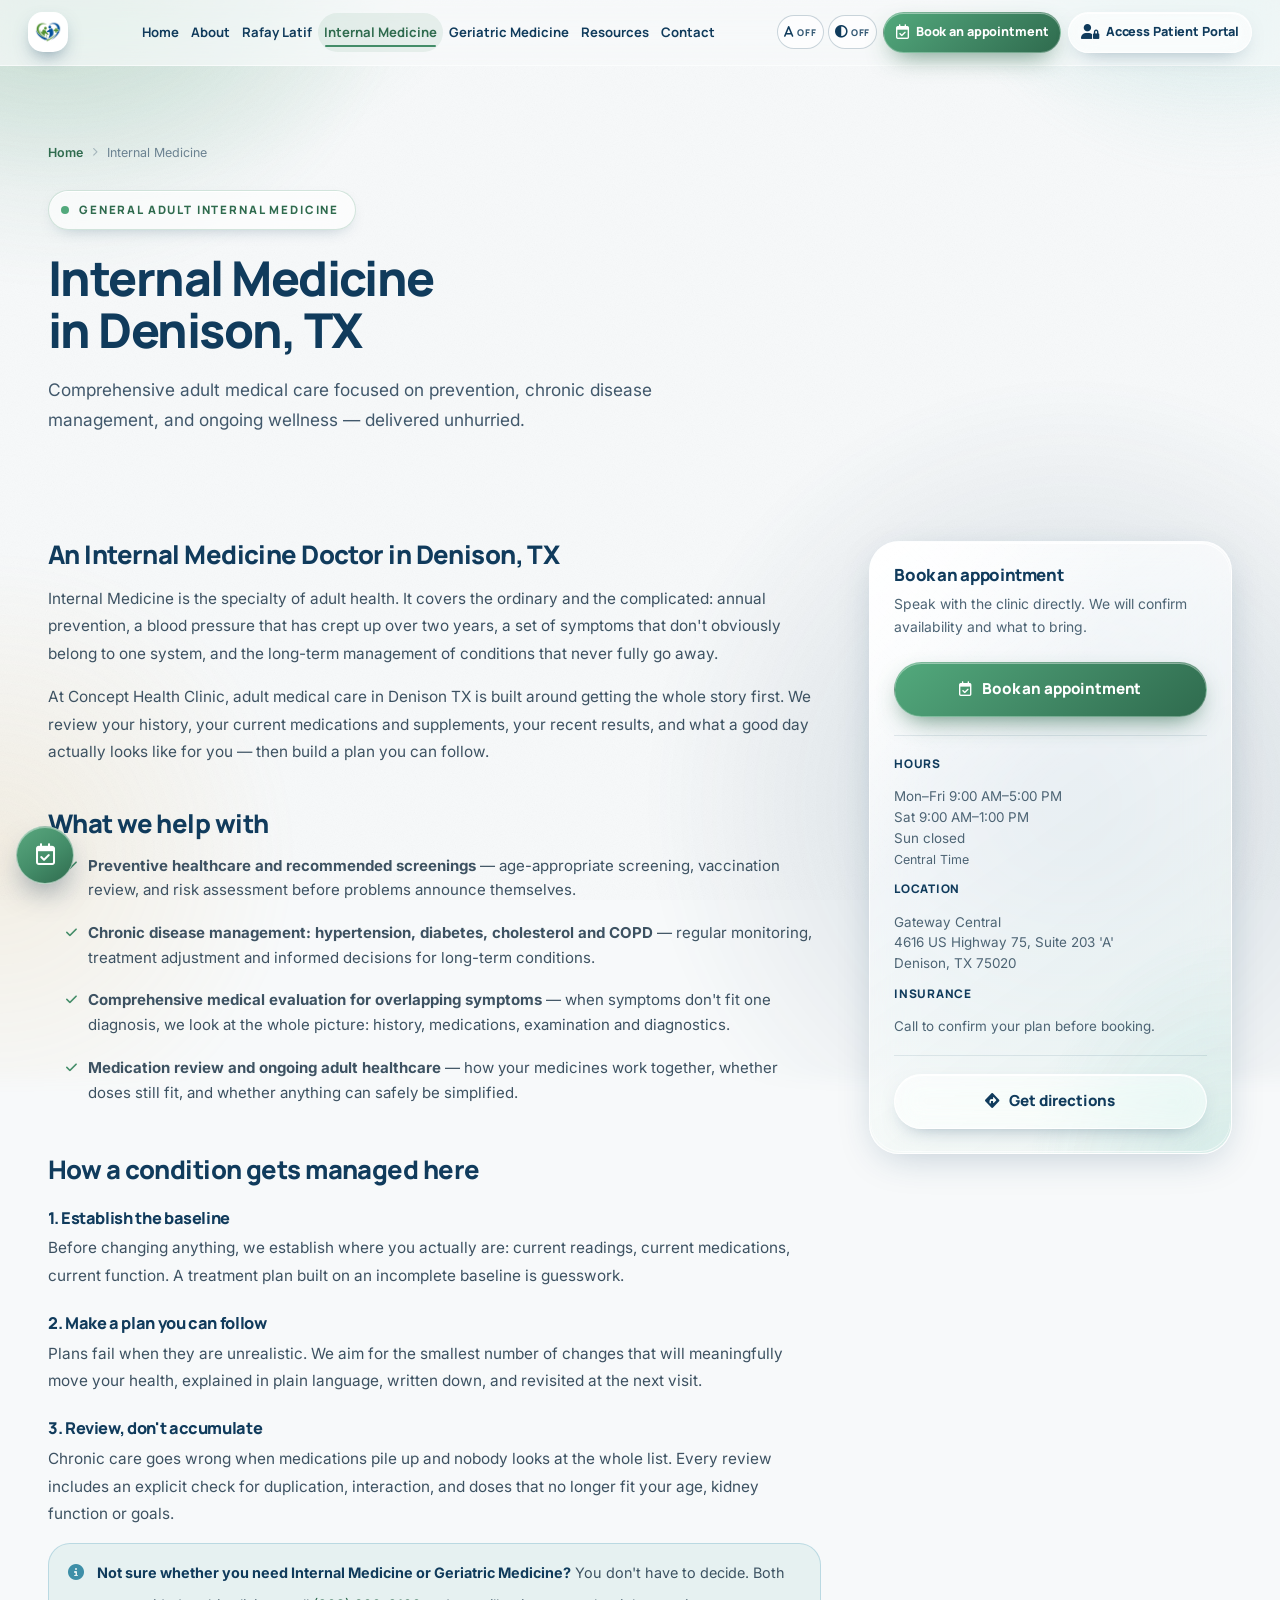
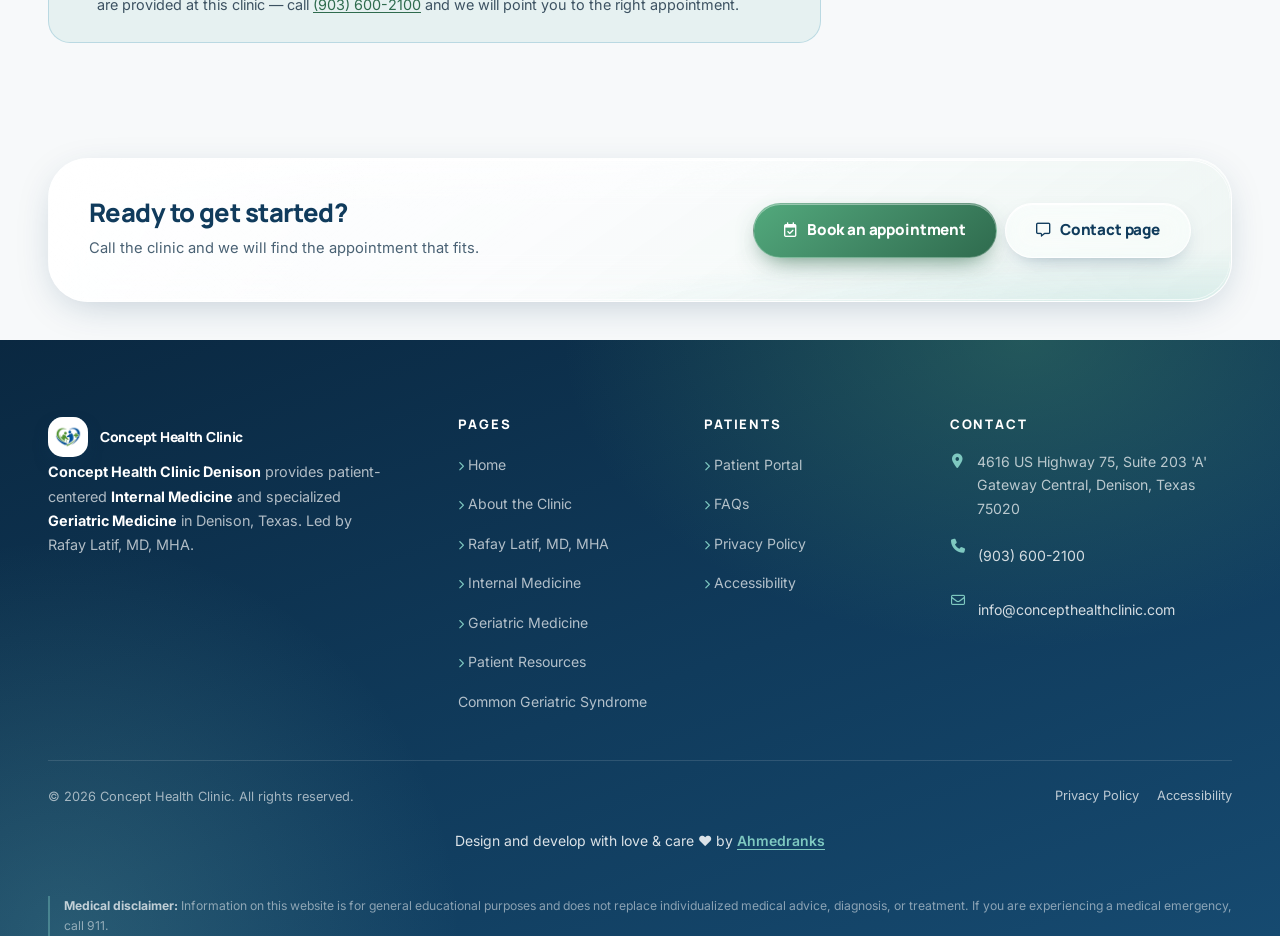
<file: internal-medicine-denison-tx.html>
<!DOCTYPE html>
<html lang="en" class="no-js">
<head>
  <meta charset="utf-8">
  <meta name="viewport" content="width=device-width, initial-scale=1, viewport-fit=cover">
  <meta name="theme-color" content="#103B5C">

  <title>Internal Medicine Denison TX | Concept Health Clinic</title>
  <meta name="description" content="Internal Medicine Doctor in Denison, TX. Preventive care, chronic disease management, medication review and comprehensive adult medical care. Call (903) 600-2100.">
  <meta name="keywords" content="Internal Medicine Denison TX, Internal Medicine Doctor Denison TX, adult medical care Denison TX, primary care physician Denison Texas">
  <meta name="robots" content="index, follow, max-image-preview:large, max-snippet:-1">
  <link rel="canonical" href="https://www.concepthealthclinic.com/internal-medicine-denison-tx">

  <meta name="geo.region" content="US-TX">
  <meta name="geo.placename" content="Denison, Texas">

  <meta property="og:type" content="website">
  <meta property="og:site_name" content="Concept Health Clinic">
  <meta property="og:title" content="Internal Medicine in Denison, TX">
  <meta property="og:description" content="Internal Medicine Doctor in Denison, TX. Preventive care, chronic disease management, medication review and comprehensive adult medical care. Call (903) 600-2100.">
  <meta property="og:url" content="https://www.concepthealthclinic.com/internal-medicine-denison-tx">
  <meta property="og:image" content="https://www.concepthealthclinic.com/assets/og-image.jpg">
  <meta property="og:image:width" content="1200">
  <meta property="og:image:height" content="630">
  <meta property="og:image:alt" content="Concept Health Clinic, Internal Medicine and Geriatric Medicine in Denison, Texas">
  <meta name="twitter:card" content="summary_large_image">
  <meta name="twitter:title" content="Internal Medicine Denison TX | Concept Health Clinic">
  <meta name="twitter:description" content="Internal Medicine Doctor in Denison, TX. Preventive care, chronic disease management, medication review and comprehensive adult medical care. Call (903) 600-2100.">
  <meta name="twitter:image" content="https://www.concepthealthclinic.com/assets/og-image.jpg">

  <link rel="icon" type="image/png" sizes="64x64" href="assets/favicon-64.png">
  <link rel="apple-touch-icon" sizes="256x256" href="assets/logo-mark.png">
  <link rel="preconnect" href="https://fonts.googleapis.com">
  <link rel="preconnect" href="https://fonts.gstatic.com" crossorigin>
  <link href="https://fonts.googleapis.com/css2?family=Manrope:wght@600;700;800&family=Inter:wght@400;600;700&display=swap" rel="stylesheet">
  <link href="https://cdn.jsdelivr.net/npm/bootstrap@5.3.8/dist/css/bootstrap.min.css" rel="stylesheet">
  <link rel="stylesheet" href="https://cdnjs.cloudflare.com/ajax/libs/font-awesome/6.7.2/css/all.min.css">
  <link rel="stylesheet" href="css/style.min.css?v=fd4cfc3a66">
  <link rel="stylesheet" href="css/legal.min.css?v=5f366b920f">
  <link rel="stylesheet" href="css/pages.min.css?v=9232c6f9c1">

  <script type="application/ld+json">
  {
    "@context": "https://schema.org",
    "@graph": [
      {
        "@type": ["MedicalClinic", "MedicalBusiness", "LocalBusiness"],
        "@id": "https://www.concepthealthclinic.com/#clinic",
        "name": "Concept Health Clinic",
        "alternateName": "Concept Health Clinic Denison",
        "url": "https://www.concepthealthclinic.com/",
        "telephone": "+1-903-600-2100",
        "email": "info@concepthealthclinic.com",
        "logo": {
          "@type": "ImageObject",
          "url": "https://www.concepthealthclinic.com/assets/logo.png",
          "width": 512,
          "height": 512
        },
        "image": "https://www.concepthealthclinic.com/assets/og-image.jpg",
        "description": "Internal Medicine and Geriatric Medicine practice in Denison, Texas, led by Rafay Latif, MD, MHA.",
        "priceRange": "$$",
        "address": {
          "@type": "PostalAddress",
          "streetAddress": "4616 US Highway 75, Suite 203 'A'",
          "addressLocality": "Denison",
          "addressRegion": "TX",
          "postalCode": "75020",
          "addressCountry": "US"
        },
        "geo": { "@type": "GeoCoordinates", "latitude": 33.7557, "longitude": -96.5367 },
        "openingHoursSpecification": [
          { "@type": "OpeningHoursSpecification", "dayOfWeek": ["Monday","Tuesday","Wednesday","Thursday","Friday"], "opens": "09:00", "closes": "17:00" },
          { "@type": "OpeningHoursSpecification", "dayOfWeek": "Saturday", "opens": "09:00", "closes": "13:00" }
        ],
        "hasMap": "https://www.google.com/maps/search/?api=1&query=4616+US+Highway+75+Suite+203+Denison+TX+75020"
      },
      {
        "@type": "MedicalWebPage",
        "@id": "https://www.concepthealthclinic.com/internal-medicine-denison-tx#page",
        "url": "https://www.concepthealthclinic.com/internal-medicine-denison-tx",
        "name": "Internal Medicine Denison TX | Concept Health Clinic",
        "isPartOf": { "@id": "https://www.concepthealthclinic.com/#clinic" },
        "datePublished": "2026-11-07",
        "dateModified": "2026-11-07"
      },
      {
        "@type": "BreadcrumbList",
        "itemListElement": [
          { "@type": "ListItem", "position": 1, "name": "Home", "item": "https://www.concepthealthclinic.com/" },
          { "@type": "ListItem", "position": 2, "name": "Internal Medicine in Denison, TX", "item": "https://www.concepthealthclinic.com/internal-medicine-denison-tx" }
        ]
      },
      {
        "@type": "FAQPage",
        "mainEntity": [
      {
        "@type": "Question",
        "name": "What does an Internal Medicine doctor treat?",
        "acceptedAnswer": {
          "@type": "Answer",
          "text": "Internal Medicine covers adult health broadly: preventive care and screening, chronic conditions such as hypertension, diabetes, high cholesterol and COPD, complex symptom evaluation, and ongoing medication management."
        }
      },
      {
        "@type": "Question",
        "name": "Do I need a referral for an Internal Medicine visit?",
        "acceptedAnswer": {
          "@type": "Answer",
          "text": "Referral requirements depend on your insurance plan. Call (903) 600-2100 to confirm before booking."
        }
      },
      {
        "@type": "Question",
        "name": "How often should I have a medication review?",
        "acceptedAnswer": {
          "@type": "Answer",
          "text": "At minimum once a year, and after any hospitalization or new prescription. A review checks for duplication, interactions and doses that no longer fit your age, kidney function or goals."
        }
      },
      {
        "@type": "Question",
        "name": "Does the clinic manage both Internal Medicine and Geriatric Medicine?",
        "acceptedAnswer": {
          "@type": "Answer",
          "text": "Yes. Both are provided at Concept Health Clinic in Denison, Texas, so patients do not need to choose before calling."
        }
      }
        ]
      }
    ]
  }
  </script>
  <!-- Accessibility preferences are applied before first paint so the page
       never flashes the wrong text size or contrast. js/accessibility.js
       reads the same two classes and wires up the toggle buttons. -->
  <script>
    (function(){
      try {
        var d = document.documentElement;
        if (localStorage.getItem('chc:text-lg') === '1') d.classList.add('text-lg');
        if (localStorage.getItem('chc:contrast') === '1') d.classList.add('contrast-high');
      } catch (e) {}
    })();
  </script>
  <link rel="preconnect" href="https://cdnjs.cloudflare.com" crossorigin>
  <link rel="preconnect" href="https://cdn.jsdelivr.net" crossorigin>
</head>

<body>
  <a class="skip-link" href="#main">Skip to main content</a>
  <div class="scroll-progress" id="scrollProgress" aria-hidden="true"></div>

  <header class="site-nav is-scrolled" id="siteNav">
    <div class="container">
      <div class="site-nav__inner">
        <a class="brand" href="index.html" aria-label="Concept Health Clinic — home">
          <span class="brand__mark" aria-hidden="true">
            <img src="assets/logo-mark.webp" alt="" width="26" height="26" decoding="async">
          </span>
          <span class="brand__text">
            <span class="brand__name">Concept Health Clinic</span>
            <span class="brand__tag">Internal &amp; Geriatric Medicine</span>
          </span>
        </a>

        <nav class="nav-desktop" aria-label="Primary">
          <ul class="nav-list">
            <li><a class="nav-link" href="index.html">Home</a></li>
            <li><a class="nav-link" href="about.html">About</a></li>
            <li><a class="nav-link" href="rafay-latif.html">Rafay Latif</a></li>
            <li><a class="nav-link active" href="internal-medicine-denison-tx.html" aria-current="page">Internal Medicine</a></li>
            <li><a class="nav-link" href="geriatric-medicine-denison-tx.html">Geriatric Medicine</a></li>
            <li class="resources-menu"><details><summary class="nav-link">Resources</summary><div class="resources-menu__links"><a href="patient-resources.html">Patient Resources</a><a href="common-geriatric-syndrome.html">Common Geriatric Syndrome</a></div></details></li>
            <li><a class="nav-link" href="contact.html">Contact</a></li>
          </ul>
        </nav>
        <div class="nav-actions">
        <div class="pref-controls pref-controls--compact" role="group" aria-label="Reading preferences">
          <button class="pref-toggle pref-toggle--icon" type="button" data-toggle-text aria-pressed="false" aria-label="Larger text" title="Larger text">
            <i class="fa-solid fa-a" aria-hidden="true"></i>
            <span class="pref-toggle__label">Text size</span>
            <span class="pref-toggle__state" aria-hidden="true">Off</span>
          </button>
          <button class="pref-toggle pref-toggle--icon" type="button" data-toggle-contrast aria-pressed="false" aria-label="High contrast" title="High contrast">
            <i class="fa-solid fa-circle-half-stroke" aria-hidden="true"></i>
            <span class="pref-toggle__label">Contrast</span>
            <span class="pref-toggle__state" aria-hidden="true">Off</span>
          </button>
        </div>
          <a href="https://mycw263.ecwcloud.com/portal32043/jsp/100mp/login_otp.jsp" class="btn btn-glass-primary btn-nav-book d-none d-lg-inline-flex"
             target="_blank" rel="noopener noreferrer">
            <i class="fa-regular fa-calendar-check" aria-hidden="true"></i><span> Book an appointment</span>
          </a>
          <a href="https://mycw263.ecwcloud.com/portal32043/jsp/100mp/login_otp.jsp" class="btn btn-glass-ghost btn-nav-portal d-none d-lg-inline-flex"
             target="_blank" rel="noopener noreferrer" aria-label="Access the patient portal (opens in a new tab)">
            <i class="fa-solid fa-user-lock" aria-hidden="true"></i><span> Access Patient Portal</span>
          </a>
          <a href="https://mycw263.ecwcloud.com/portal32043/jsp/100mp/login_otp.jsp" class="btn btn-glass-primary btn-sm d-lg-none"
             target="_blank" rel="noopener noreferrer"
             aria-label="Book an appointment through the patient portal">
            <i class="fa-regular fa-calendar-check" aria-hidden="true"></i><span> Book</span>
          </a>
          <button class="nav-toggle" id="navToggle" type="button" aria-expanded="false" aria-controls="navMobile" aria-label="Open navigation menu">
            <span></span><span></span><span></span>
          </button>
        </div>
      </div>
    </div>
  </header>

  <!-- Mobile drawer -->
  <div class="nav-mobile" id="navMobile" aria-hidden="true">
    <nav aria-label="Mobile primary">
      <ul>
        <li><a href="index.html">Home <i class="fa-solid fa-chevron-right" aria-hidden="true"></i></a></li>
        <li><a href="about.html">About the Clinic <i class="fa-solid fa-chevron-right" aria-hidden="true"></i></a></li>
        <li><a href="rafay-latif.html">Meet Rafay Latif <i class="fa-solid fa-chevron-right" aria-hidden="true"></i></a></li>
        <li><a href="internal-medicine-denison-tx.html">Internal Medicine <i class="fa-solid fa-chevron-right" aria-hidden="true"></i></a></li>
        <li><a href="geriatric-medicine-denison-tx.html">Geriatric Medicine <i class="fa-solid fa-chevron-right" aria-hidden="true"></i></a></li>
        <li><a href="patient-resources.html">Patient Resources <i class="fa-solid fa-chevron-right" aria-hidden="true"></i></a></li><li><a href="common-geriatric-syndrome.html">Common Geriatric Syndrome</a></li>
        <li><a href="privacy-policy.html">Privacy Policy <i class="fa-solid fa-chevron-right" aria-hidden="true"></i></a></li>
        <li><a href="contact.html">Contact &amp; Appointments <i class="fa-solid fa-chevron-right" aria-hidden="true"></i></a></li>
      </ul>
      <div class="d-grid gap-2">
        <a href="https://mycw263.ecwcloud.com/portal32043/jsp/100mp/login_otp.jsp" class="btn btn-glass-primary justify-content-center"
           target="_blank" rel="noopener noreferrer">
          <i class="fa-regular fa-calendar-check" aria-hidden="true"></i> Book an appointment
        </a>
        <a href="https://mycw263.ecwcloud.com/portal32043/jsp/100mp/login_otp.jsp" class="btn btn-glass-ghost justify-content-center"
           target="_blank" rel="noopener noreferrer">
          <i class="fa-solid fa-user-lock" aria-hidden="true"></i> Access Patient Portal
        </a>
        <a href="contact.html" class="btn btn-glass-ghost justify-content-center">
          <i class="fa-regular fa-message" aria-hidden="true"></i> Request an Appointment
        </a>
      </div>
    </nav>
  </div>

  <main id="main">

    <section class="page-hero">
      <div class="container">
        <nav aria-label="Breadcrumb" class="legal-crumbs">
          <a href="index.html">Home</a> <i class="fa-solid fa-chevron-right" aria-hidden="true"></i> <span aria-current="page">Internal Medicine</span>
        </nav>
        <p class="eyebrow"><span class="dot" aria-hidden="true"></span> General adult internal medicine</p>
        <h1>Internal Medicine in Denison, TX</h1>
        <p class="page-hero__lede">Comprehensive adult medical care focused on prevention, chronic disease management, and ongoing wellness — delivered unhurried.</p>
      </div>
    </section>

    <section class="page-section">
      <div class="container">
        <div class="row g-4 g-lg-5">
          <div class="col-lg-8">
            <div class="page-prose">
              <h2>An Internal Medicine Doctor in Denison, TX</h2>
              <p>
                Internal Medicine is the specialty of adult health. It covers the ordinary and the
                complicated: annual prevention, a blood pressure that has crept up over two years, a
                set of symptoms that don't obviously belong to one system, and the long-term
                management of conditions that never fully go away.
              </p>
              <p>
                At Concept Health Clinic, adult medical care in Denison TX is built around getting the
                whole story first. We review your history, your current medications and supplements,
                your recent results, and what a good day actually looks like for you — then build a
                plan you can follow.
              </p>

              <h2>What we help with</h2>
              <ul class="page-checklist">
                <li><i class="fa-solid fa-check" aria-hidden="true"></i><span><strong>Preventive healthcare and recommended screenings</strong> — age-appropriate screening, vaccination review, and risk assessment before problems announce themselves.</span></li>
                <li><i class="fa-solid fa-check" aria-hidden="true"></i><span><strong>Chronic disease management: hypertension, diabetes, cholesterol and COPD</strong> — regular monitoring, treatment adjustment and informed decisions for long-term conditions.</span></li>
                <li><i class="fa-solid fa-check" aria-hidden="true"></i><span><strong>Comprehensive medical evaluation for overlapping symptoms</strong> — when symptoms don't fit one diagnosis, we look at the whole picture: history, medications, examination and diagnostics.</span></li>
                <li><i class="fa-solid fa-check" aria-hidden="true"></i><span><strong>Medication review and ongoing adult healthcare</strong> — how your medicines work together, whether doses still fit, and whether anything can safely be simplified.</span></li>
              </ul>

              <h2>How a condition gets managed here</h2>
              <h3>1. Establish the baseline</h3>
              <p>
                Before changing anything, we establish where you actually are: current readings,
                current medications, current function. A treatment plan built on an incomplete
                baseline is guesswork.
              </p>
              <h3>2. Make a plan you can follow</h3>
              <p>
                Plans fail when they are unrealistic. We aim for the smallest number of changes that
                will meaningfully move your health, explained in plain language, written down, and
                revisited at the next visit.
              </p>
              <h3>3. Review, don't accumulate</h3>
              <p>
                Chronic care goes wrong when medications pile up and nobody looks at the whole list.
                Every review includes an explicit check for duplication, interaction, and doses that
                no longer fit your age, kidney function or goals.
              </p>

              <div class="page-note page-note--info">
                <i class="fa-solid fa-circle-info" aria-hidden="true"></i>
                <p>
                  <strong>Not sure whether you need Internal Medicine or Geriatric Medicine?</strong>
                  You don't have to decide. Both are provided at this clinic — call
                  <a href="tel:+19036002100">(903) 600-2100</a> and we will point you to the right
                  appointment.
                </p>
              </div>
            </div>
          </div>

          <aside class="col-lg-4">
            <div class="page-aside glass">
              <h2>Book an appointment</h2>
              <p>Speak with the clinic directly. We will confirm availability and what to bring.</p>
              <a href="https://mycw263.ecwcloud.com/portal32043/jsp/100mp/login_otp.jsp" class="btn btn-glass-primary mt-2" target="_blank" rel="noopener noreferrer">
                <i class="fa-regular fa-calendar-check" aria-hidden="true"></i> Book an appointment
              </a>
              <div class="page-aside__divider"></div>
              <dl>
                <dt>Hours</dt>
                <dd>Mon–Fri 9:00 AM–5:00 PM<br>Sat 9:00 AM–1:00 PM<br>Sun closed<br><span style="font-size:.78rem">Central Time</span></dd>
                <dt>Location</dt>
                <dd>Gateway Central<br>4616 US Highway 75, Suite 203 'A'<br>Denison, TX 75020</dd>
                <dt>Insurance</dt>
                <dd>Call to confirm your plan before booking.</dd>
              </dl>
              <div class="page-aside__divider"></div>
              <a href="https://www.google.com/maps/dir/?api=1&amp;destination=4616+US+Highway+75+Suite+203+Denison+TX+75020"
                 class="btn btn-glass-ghost" target="_blank" rel="noopener noreferrer">
                <i class="fa-solid fa-diamond-turn-right" aria-hidden="true"></i> Get directions
              </a>
            </div>
          </aside>
        </div>
      </div>
    </section>

    <section class="page-section page-section--tight">
      <div class="container">
        <div class="glass legal-cta__inner">
          <div>
            <h2>Ready to get started?</h2>
            <p>Call the clinic and we will find the appointment that fits.</p>
          </div>
          <div class="d-flex flex-wrap gap-2">
            <a href="https://mycw263.ecwcloud.com/portal32043/jsp/100mp/login_otp.jsp" class="btn btn-glass-primary" target="_blank" rel="noopener noreferrer">
              <i class="fa-regular fa-calendar-check" aria-hidden="true"></i> Book an appointment
            </a>
            <a href="contact.html" class="btn btn-glass-ghost">
              <i class="fa-regular fa-message" aria-hidden="true"></i> Contact page
            </a>
          </div>
        </div>
      </div>
    </section>

  </main>

  <!-- ====================================================================
       FLOATING ACTIONS
       Book an appointment — the single floating action
       ==================================================================== -->
  <div class="fab-stack fab-stack--left">
    <a class="fab fab--booking"
       href="https://mycw263.ecwcloud.com/portal32043/jsp/100mp/login_otp.jsp"
       target="_blank" rel="noopener noreferrer"
       aria-label="Book an appointment online through the Concept Health Clinic patient portal">
      <i class="fa-regular fa-calendar-check" aria-hidden="true"></i>
      <span class="fab__label">Book an appointment</span>
    </a>
  </div>

  <button class="back-to-top" id="backToTop" type="button" aria-label="Back to top">
    <i class="fa-solid fa-arrow-up" aria-hidden="true"></i>
  </button>

  <footer class="site-footer surface-navy">
    <div class="container">
      <div class="site-footer__grid">
        <div class="footer-brand">
          <a class="brand" href="index.html" aria-label="Concept Health Clinic — home">
            <span class="brand__mark" aria-hidden="true">
              <img src="assets/logo-mark.webp" alt="" width="26" height="26" decoding="async">
            </span>
            <span class="brand__text">
              <span class="brand__name">Concept Health Clinic</span>
            </span>
          </a>
          <p class="footer-about">
            <strong style="color:#fff">Concept Health Clinic Denison</strong> provides
            patient-centered <strong style="color:#fff">Internal Medicine</strong> and specialized
            <strong style="color:#fff">Geriatric Medicine</strong> in Denison, Texas. Led by
            Rafay Latif, MD, MHA.
          </p>
        </div>

        <div>
          <h3 class="footer-title">Pages</h3>
          <ul class="footer-links">
            <li><a href="index.html"><i class="fa-solid fa-chevron-right" aria-hidden="true"></i> Home</a></li>
            <li><a href="about.html"><i class="fa-solid fa-chevron-right" aria-hidden="true"></i> About the Clinic</a></li>
            <li><a href="rafay-latif.html"><i class="fa-solid fa-chevron-right" aria-hidden="true"></i> Rafay Latif, MD, MHA</a></li>
            <li><a href="internal-medicine-denison-tx.html"><i class="fa-solid fa-chevron-right" aria-hidden="true"></i> Internal Medicine</a></li>
            <li><a href="geriatric-medicine-denison-tx.html"><i class="fa-solid fa-chevron-right" aria-hidden="true"></i> Geriatric Medicine</a></li>
            <li><a href="patient-resources.html"><i class="fa-solid fa-chevron-right" aria-hidden="true"></i> Patient Resources</a></li><li><a href="common-geriatric-syndrome.html">Common Geriatric Syndrome</a></li>
          </ul>
        </div>

        <div>
          <h3 class="footer-title">Patients</h3>
          <ul class="footer-links">
            <li><a href="https://mycw263.ecwcloud.com/portal32043/jsp/100mp/login_otp.jsp" target="_blank" rel="noopener noreferrer"><i class="fa-solid fa-chevron-right" aria-hidden="true"></i> Patient Portal</a></li>
            <li><a href="index.html#faq"><i class="fa-solid fa-chevron-right" aria-hidden="true"></i> FAQs</a></li>
            <li><a href="privacy-policy.html"><i class="fa-solid fa-chevron-right" aria-hidden="true"></i> Privacy Policy</a></li>
            <li><a href="accessibility.html"><i class="fa-solid fa-chevron-right" aria-hidden="true"></i> Accessibility</a></li>
          </ul>
        </div>

        <div>
          <h3 class="footer-title">Contact</h3>
          <ul class="footer-contact">
            <li><i class="fa-solid fa-location-dot" aria-hidden="true"></i>
              <span>4616 US Highway 75, Suite 203 'A'<br>Gateway Central, Denison, Texas 75020</span></li>
            <li><i class="fa-solid fa-phone" aria-hidden="true"></i>
              <a href="tel:+19036002100">(903) 600-2100</a></li>
            <li><i class="fa-regular fa-envelope" aria-hidden="true"></i>
              <a href="mailto:info@concepthealthclinic.com">info@concepthealthclinic.com</a></li>
          </ul>
        </div>
      </div>

      <div class="footer-bottom">
        <p class="footer-credit">Design and develop with love &amp; care ❤️ by <a href="https://ahmedranks.com/">Ahmedranks</a></p>
        <span>© <span data-current-year>2026</span> Concept Health Clinic. All rights reserved.</span>
        <span class="footer-stats">
          <a href="privacy-policy.html">Privacy Policy</a>
          <a href="accessibility.html">Accessibility</a>
        </span>
      </div>

      <p class="disclaimer">
        <strong style="color:rgba(255,255,255,.72)">Medical disclaimer:</strong>
        Information on this website is for general educational purposes and does not replace
        individualized medical advice, diagnosis, or treatment. If you are experiencing a medical
        emergency, call 911.
      </p>
    </div>
  </footer>

  <!-- ====================================================================
       JAVASCRIPT
       Same order as the homepage: vendor → config → feature modules.
       ==================================================================== -->
  <script src="js/config.js?v=dc5c8d7ce2" defer></script>
  <script src="js/main.js?v=0a02d9aee0" defer></script>
  <script src="js/engagement.js?v=e9b1d9f661" defer></script>
  <script src="js/analytics.js?v=da77184006" defer></script>
  <script src="js/accessibility.js?v=8c10de1bb3" defer></script>
  <p class="visually-hidden" id="prefAnnounce" role="status" aria-live="polite"></p>
</body>
</html>
</file>
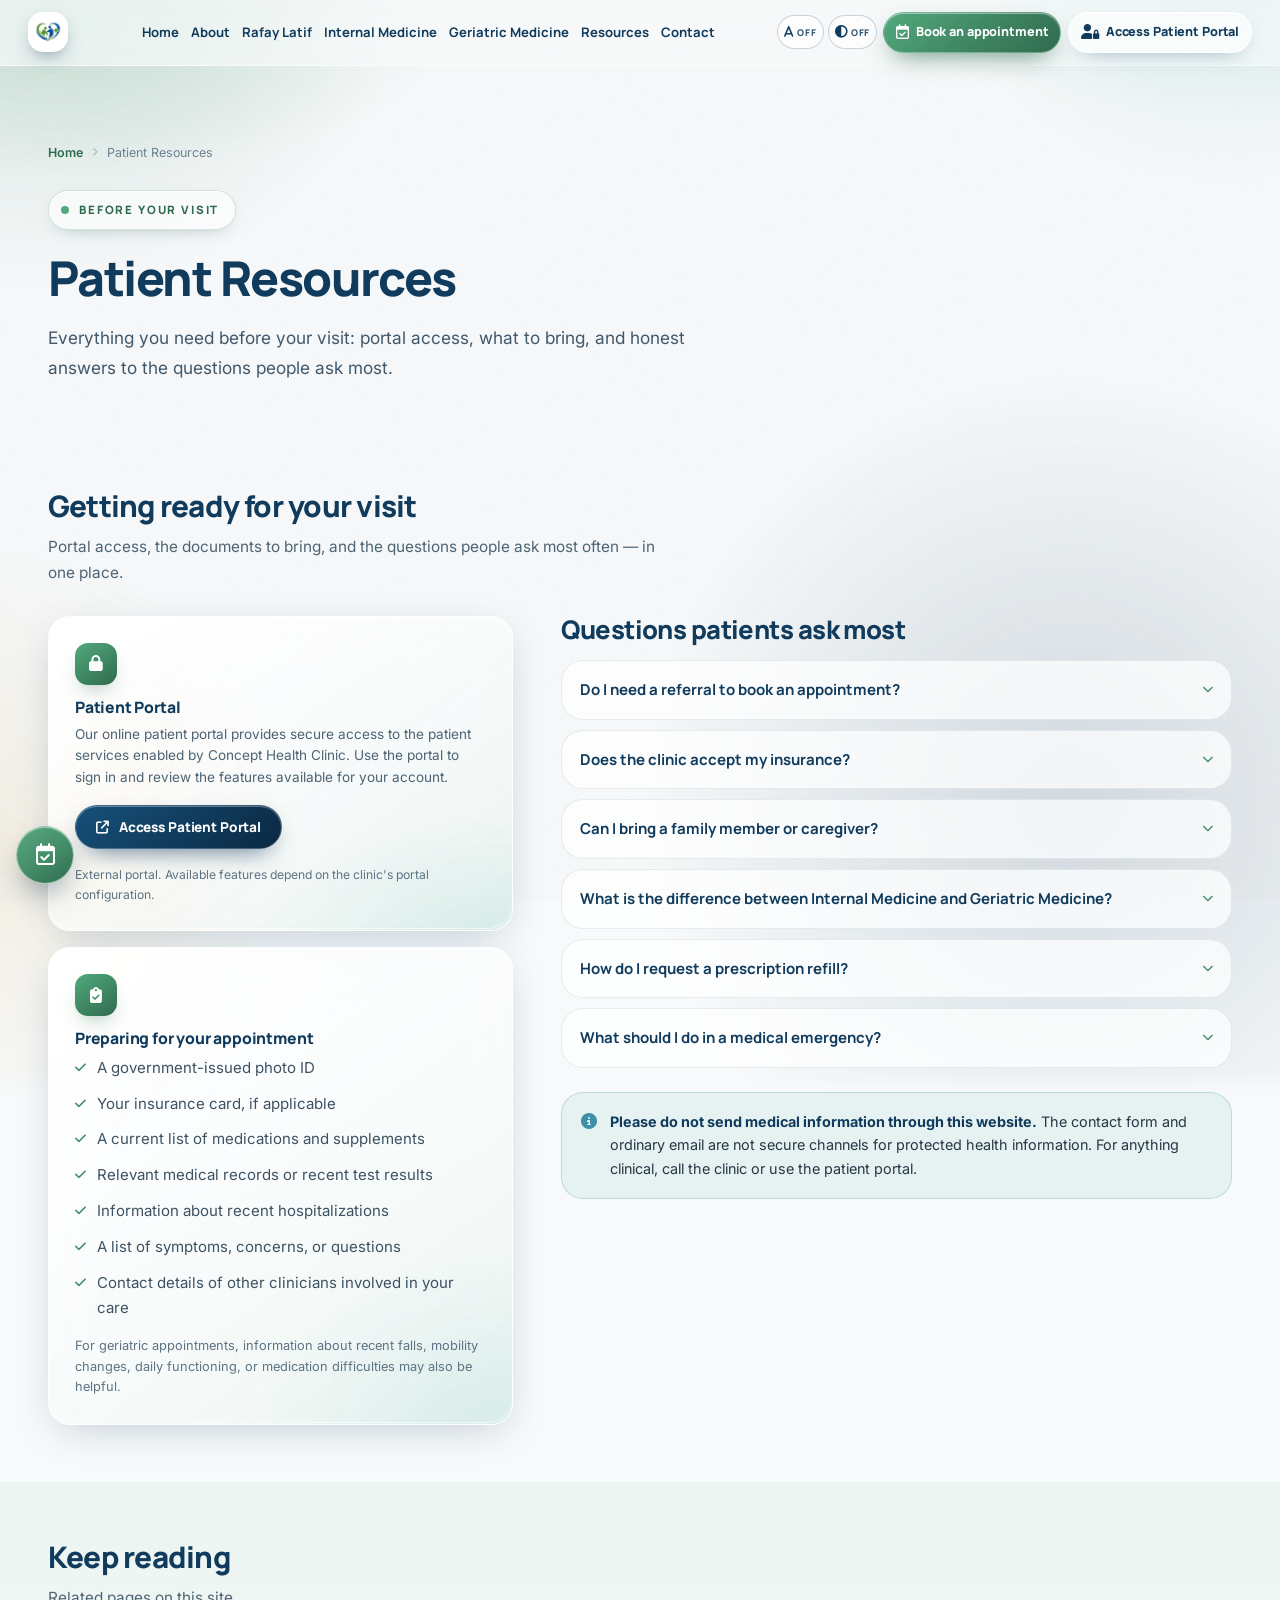
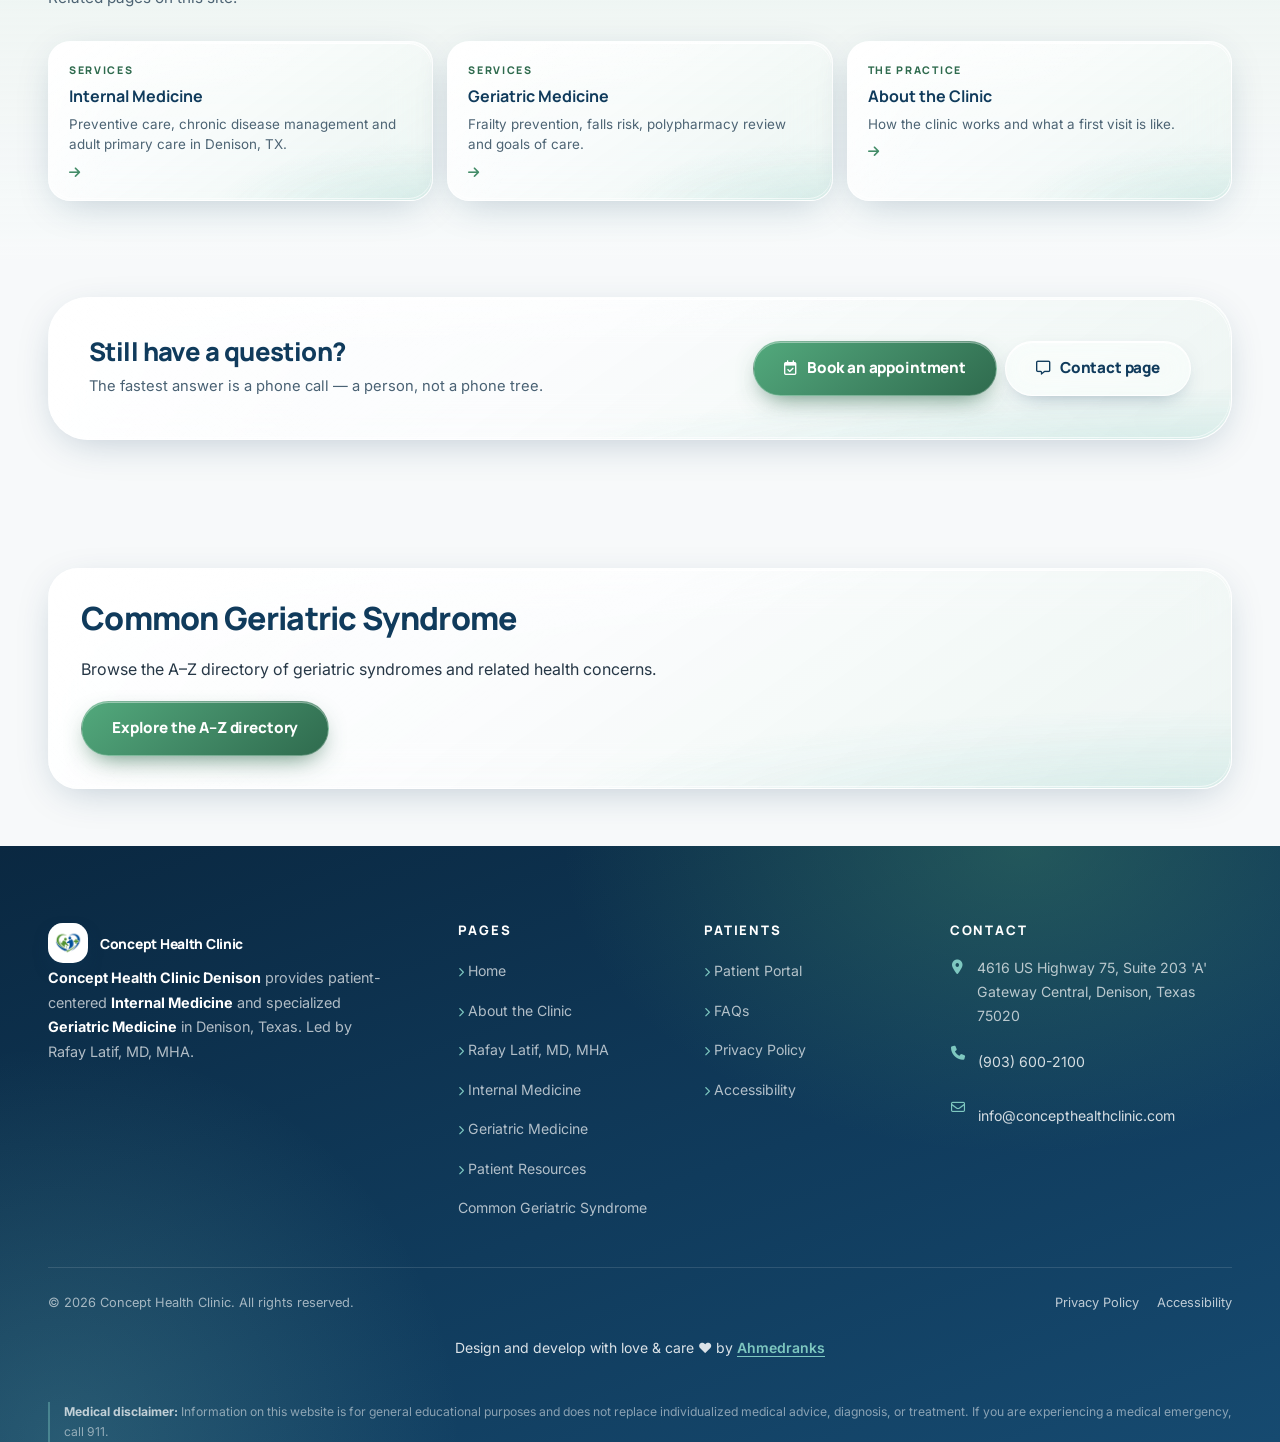
<file: patient-resources.html>
<!DOCTYPE html>
<html lang="en" class="no-js">
<head>
  <meta charset="utf-8">
  <meta name="viewport" content="width=device-width, initial-scale=1, viewport-fit=cover">
  <meta name="theme-color" content="#103B5C">

  <title>Patient Resources | Concept Health Clinic Denison TX</title>
  <meta name="description" content="Patient portal access, what to bring to your first visit, insurance and billing questions, and answers to the questions patients ask most often.">
  <meta name="keywords" content="patient resources Denison TX, patient portal Concept Health Clinic, what to bring doctor appointment Denison">
  <meta name="robots" content="index, follow, max-image-preview:large, max-snippet:-1">
  <link rel="canonical" href="https://www.concepthealthclinic.com/patient-resources">

  <meta name="geo.region" content="US-TX">
  <meta name="geo.placename" content="Denison, Texas">

  <meta property="og:type" content="website">
  <meta property="og:site_name" content="Concept Health Clinic">
  <meta property="og:title" content="Patient Resources">
  <meta property="og:description" content="Patient portal access, what to bring to your first visit, insurance and billing questions, and answers to the questions patients ask most often.">
  <meta property="og:url" content="https://www.concepthealthclinic.com/patient-resources">
  <meta property="og:image" content="https://www.concepthealthclinic.com/assets/og-image.jpg">
  <meta property="og:image:width" content="1200">
  <meta property="og:image:height" content="630">
  <meta property="og:image:alt" content="Concept Health Clinic, Internal Medicine and Geriatric Medicine in Denison, Texas">
  <meta name="twitter:card" content="summary_large_image">
  <meta name="twitter:title" content="Patient Resources | Concept Health Clinic Denison TX">
  <meta name="twitter:description" content="Patient portal access, what to bring to your first visit, insurance and billing questions, and answers to the questions patients ask most often.">
  <meta name="twitter:image" content="https://www.concepthealthclinic.com/assets/og-image.jpg">

  <link rel="icon" type="image/png" sizes="64x64" href="assets/favicon-64.png">
  <link rel="apple-touch-icon" sizes="256x256" href="assets/logo-mark.png">
  <link rel="preconnect" href="https://fonts.googleapis.com">
  <link rel="preconnect" href="https://fonts.gstatic.com" crossorigin>
  <link href="https://fonts.googleapis.com/css2?family=Manrope:wght@600;700;800&family=Inter:wght@400;600;700&display=swap" rel="stylesheet">
  <link href="https://cdn.jsdelivr.net/npm/bootstrap@5.3.8/dist/css/bootstrap.min.css" rel="stylesheet">
  <link rel="stylesheet" href="https://cdnjs.cloudflare.com/ajax/libs/font-awesome/6.7.2/css/all.min.css">
  <link rel="stylesheet" href="css/style.min.css?v=fd4cfc3a66">
  <link rel="stylesheet" href="css/legal.min.css?v=5f366b920f">
  <link rel="stylesheet" href="css/pages.min.css?v=9232c6f9c1">

  <script type="application/ld+json">
  {
    "@context": "https://schema.org",
    "@graph": [
      {
        "@type": ["MedicalClinic", "MedicalBusiness", "LocalBusiness"],
        "@id": "https://www.concepthealthclinic.com/#clinic",
        "name": "Concept Health Clinic",
        "alternateName": "Concept Health Clinic Denison",
        "url": "https://www.concepthealthclinic.com/",
        "telephone": "+1-903-600-2100",
        "email": "info@concepthealthclinic.com",
        "logo": {
          "@type": "ImageObject",
          "url": "https://www.concepthealthclinic.com/assets/logo.png",
          "width": 512,
          "height": 512
        },
        "image": "https://www.concepthealthclinic.com/assets/og-image.jpg",
        "description": "Internal Medicine and Geriatric Medicine practice in Denison, Texas, led by Rafay Latif, MD, MHA.",
        "priceRange": "$$",
        "address": {
          "@type": "PostalAddress",
          "streetAddress": "4616 US Highway 75, Suite 203 'A'",
          "addressLocality": "Denison",
          "addressRegion": "TX",
          "postalCode": "75020",
          "addressCountry": "US"
        },
        "geo": { "@type": "GeoCoordinates", "latitude": 33.7557, "longitude": -96.5367 },
        "openingHoursSpecification": [
          { "@type": "OpeningHoursSpecification", "dayOfWeek": ["Monday","Tuesday","Wednesday","Thursday","Friday"], "opens": "09:00", "closes": "17:00" },
          { "@type": "OpeningHoursSpecification", "dayOfWeek": "Saturday", "opens": "09:00", "closes": "13:00" }
        ],
        "hasMap": "https://www.google.com/maps/search/?api=1&query=4616+US+Highway+75+Suite+203+Denison+TX+75020"
      },
      {
        "@type": "WebPage",
        "@id": "https://www.concepthealthclinic.com/patient-resources#page",
        "url": "https://www.concepthealthclinic.com/patient-resources",
        "name": "Patient Resources | Concept Health Clinic Denison TX",
        "isPartOf": { "@id": "https://www.concepthealthclinic.com/#clinic" },
        "datePublished": "2026-11-07",
        "dateModified": "2026-11-07"
      },
      {
        "@type": "BreadcrumbList",
        "itemListElement": [
          { "@type": "ListItem", "position": 1, "name": "Home", "item": "https://www.concepthealthclinic.com/" },
          { "@type": "ListItem", "position": 2, "name": "Patient Resources", "item": "https://www.concepthealthclinic.com/patient-resources" }
        ]
      },
      {
        "@type": "FAQPage",
        "mainEntity": [
      {
        "@type": "Question",
        "name": "Do I need a referral to book an appointment?",
        "acceptedAnswer": {
          "@type": "Answer",
          "text": "Call the clinic to confirm what your insurance plan requires. Many plans do not need a referral for a primary care or geriatric visit; some do."
        }
      },
      {
        "@type": "Question",
        "name": "Does the clinic accept my insurance?",
        "acceptedAnswer": {
          "@type": "Answer",
          "text": "Coverage varies by plan and changes between plan years. Call (903) 600-2100 with your plan details before your visit and the clinic will confirm where things stand."
        }
      },
      {
        "@type": "Question",
        "name": "Can I bring a family member or caregiver to my appointment?",
        "acceptedAnswer": {
          "@type": "Answer",
          "text": "Yes, absolutely! You are welcome to bring a family member or caregiver to your appointment for support, comfort, and assistance in discussing your healthcare needs."
        }
      },
      {
        "@type": "Question",
        "name": "What is the difference between Internal Medicine and Geriatric Medicine?",
        "acceptedAnswer": {
          "@type": "Answer",
          "text": "Internal Medicine covers adult health broadly. Geriatric Medicine adds a focus on older adults: how multiple conditions interact, how medications affect function, falls and mobility, and what matters most to the person."
        }
      },
      {
        "@type": "Question",
        "name": "How do I request a prescription refill?",
        "acceptedAnswer": {
          "@type": "Answer",
          "text": "Use the patient portal or call the clinic during office hours. Refills are handled during normal business hours, so allow time before you run out and have your pharmacy details ready."
        }
      },
      {
        "@type": "Question",
        "name": "What should I do in a medical emergency?",
        "acceptedAnswer": {
          "@type": "Answer",
          "text": "Call 911. This website, the contact form and ordinary email are not emergency communication channels and are not monitored around the clock."
        }
      }
        ]
      }
    ]
  }
  </script>
  <!-- Accessibility preferences are applied before first paint so the page
       never flashes the wrong text size or contrast. js/accessibility.js
       reads the same two classes and wires up the toggle buttons. -->
  <script>
    (function(){
      try {
        var d = document.documentElement;
        if (localStorage.getItem('chc:text-lg') === '1') d.classList.add('text-lg');
        if (localStorage.getItem('chc:contrast') === '1') d.classList.add('contrast-high');
      } catch (e) {}
    })();
  </script>
  <link rel="preconnect" href="https://cdnjs.cloudflare.com" crossorigin>
  <link rel="preconnect" href="https://cdn.jsdelivr.net" crossorigin>
</head>

<body>
  <a class="skip-link" href="#main">Skip to main content</a>
  <div class="scroll-progress" id="scrollProgress" aria-hidden="true"></div>

  <header class="site-nav is-scrolled" id="siteNav">
    <div class="container">
      <div class="site-nav__inner">
        <a class="brand" href="index.html" aria-label="Concept Health Clinic — home">
          <span class="brand__mark" aria-hidden="true">
            <img src="assets/logo-mark.webp" alt="" width="26" height="26" decoding="async">
          </span>
          <span class="brand__text">
            <span class="brand__name">Concept Health Clinic</span>
            <span class="brand__tag">Internal &amp; Geriatric Medicine</span>
          </span>
        </a>

        <nav class="nav-desktop" aria-label="Primary">
          <ul class="nav-list">
            <li><a class="nav-link" href="index.html">Home</a></li>
            <li><a class="nav-link" href="about.html">About</a></li>
            <li><a class="nav-link" href="rafay-latif.html">Rafay Latif</a></li>
            <li><a class="nav-link" href="internal-medicine-denison-tx.html">Internal Medicine</a></li>
            <li><a class="nav-link" href="geriatric-medicine-denison-tx.html">Geriatric Medicine</a></li>
            <li class="resources-menu"><details><summary class="nav-link">Resources</summary><div class="resources-menu__links"><a href="patient-resources.html">Patient Resources</a><a href="common-geriatric-syndrome.html">Common Geriatric Syndrome</a></div></details></li>
            <li><a class="nav-link" href="contact.html">Contact</a></li>
          </ul>
        </nav>
        <div class="nav-actions">
        <div class="pref-controls pref-controls--compact" role="group" aria-label="Reading preferences">
          <button class="pref-toggle pref-toggle--icon" type="button" data-toggle-text aria-pressed="false" aria-label="Larger text" title="Larger text">
            <i class="fa-solid fa-a" aria-hidden="true"></i>
            <span class="pref-toggle__label">Text size</span>
            <span class="pref-toggle__state" aria-hidden="true">Off</span>
          </button>
          <button class="pref-toggle pref-toggle--icon" type="button" data-toggle-contrast aria-pressed="false" aria-label="High contrast" title="High contrast">
            <i class="fa-solid fa-circle-half-stroke" aria-hidden="true"></i>
            <span class="pref-toggle__label">Contrast</span>
            <span class="pref-toggle__state" aria-hidden="true">Off</span>
          </button>
        </div>
          <a href="https://mycw263.ecwcloud.com/portal32043/jsp/100mp/login_otp.jsp" class="btn btn-glass-primary btn-nav-book d-none d-lg-inline-flex"
             target="_blank" rel="noopener noreferrer">
            <i class="fa-regular fa-calendar-check" aria-hidden="true"></i><span> Book an appointment</span>
          </a>
          <a href="https://mycw263.ecwcloud.com/portal32043/jsp/100mp/login_otp.jsp" class="btn btn-glass-ghost btn-nav-portal d-none d-lg-inline-flex"
             target="_blank" rel="noopener noreferrer" aria-label="Access the patient portal (opens in a new tab)">
            <i class="fa-solid fa-user-lock" aria-hidden="true"></i><span> Access Patient Portal</span>
          </a>
          <a href="https://mycw263.ecwcloud.com/portal32043/jsp/100mp/login_otp.jsp" class="btn btn-glass-primary btn-sm d-lg-none"
             target="_blank" rel="noopener noreferrer"
             aria-label="Book an appointment through the patient portal">
            <i class="fa-regular fa-calendar-check" aria-hidden="true"></i><span> Book</span>
          </a>
          <button class="nav-toggle" id="navToggle" type="button" aria-expanded="false" aria-controls="navMobile" aria-label="Open navigation menu">
            <span></span><span></span><span></span>
          </button>
        </div>
      </div>
    </div>
  </header>

  <!-- Mobile drawer -->
  <div class="nav-mobile" id="navMobile" aria-hidden="true">
    <nav aria-label="Mobile primary">
      <ul>
        <li><a href="index.html">Home <i class="fa-solid fa-chevron-right" aria-hidden="true"></i></a></li>
        <li><a href="about.html">About the Clinic <i class="fa-solid fa-chevron-right" aria-hidden="true"></i></a></li>
        <li><a href="rafay-latif.html">Meet Rafay Latif <i class="fa-solid fa-chevron-right" aria-hidden="true"></i></a></li>
        <li><a href="internal-medicine-denison-tx.html">Internal Medicine <i class="fa-solid fa-chevron-right" aria-hidden="true"></i></a></li>
        <li><a href="geriatric-medicine-denison-tx.html">Geriatric Medicine <i class="fa-solid fa-chevron-right" aria-hidden="true"></i></a></li>
        <li><a href="patient-resources.html">Patient Resources <i class="fa-solid fa-chevron-right" aria-hidden="true"></i></a></li><li><a href="common-geriatric-syndrome.html">Common Geriatric Syndrome</a></li>
        <li><a href="privacy-policy.html">Privacy Policy <i class="fa-solid fa-chevron-right" aria-hidden="true"></i></a></li>
        <li><a href="contact.html">Contact &amp; Appointments <i class="fa-solid fa-chevron-right" aria-hidden="true"></i></a></li>
      </ul>
      <div class="d-grid gap-2">
        <a href="https://mycw263.ecwcloud.com/portal32043/jsp/100mp/login_otp.jsp" class="btn btn-glass-primary justify-content-center"
           target="_blank" rel="noopener noreferrer">
          <i class="fa-regular fa-calendar-check" aria-hidden="true"></i> Book an appointment
        </a>
        <a href="https://mycw263.ecwcloud.com/portal32043/jsp/100mp/login_otp.jsp" class="btn btn-glass-ghost justify-content-center"
           target="_blank" rel="noopener noreferrer">
          <i class="fa-solid fa-user-lock" aria-hidden="true"></i> Access Patient Portal
        </a>
        <a href="contact.html" class="btn btn-glass-ghost justify-content-center">
          <i class="fa-regular fa-message" aria-hidden="true"></i> Request an Appointment
        </a>
      </div>
    </nav>
  </div>

  <main id="main">

    <section class="page-hero">
      <div class="container">
        <nav aria-label="Breadcrumb" class="legal-crumbs">
          <a href="index.html">Home</a> <i class="fa-solid fa-chevron-right" aria-hidden="true"></i> <span aria-current="page">Patient Resources</span>
        </nav>
        <p class="eyebrow"><span class="dot" aria-hidden="true"></span> Before your visit</p>
        <h1>Patient Resources</h1>
        <p class="page-hero__lede">Everything you need before your visit: portal access, what to bring, and honest answers to the questions people ask most.</p>
      </div>
    </section>

    <section class="page-section">
      <div class="container">
        <div class="page-section__head" data-reveal>
          <h2>Getting ready for your visit</h2>
          <p>Portal access, the documents to bring, and the questions people ask most often — in one place.</p>
        </div>
        <div class="row g-4 g-lg-5">
          <div class="col-lg-5">
            <div class="feature-card glass" style="padding:26px">
              <i class="fa-solid fa-lock" aria-hidden="true"></i>
              <h3>Patient Portal</h3>
              <p class="mb-3">
                Our online patient portal provides secure access to the patient services enabled by
                Concept Health Clinic. Use the portal to sign in and review the features available for
                your account.
              </p>
              <a href="https://mycw263.ecwcloud.com/portal32043/jsp/100mp/login_otp.jsp" class="btn btn-glass-navy btn-sm" target="_blank" rel="noopener noreferrer">
                <i class="fa-solid fa-arrow-up-right-from-square" aria-hidden="true"></i> Access Patient Portal
              </a>
              <p class="mt-3 mb-0" style="font-size:.76rem;color:#5d7484">
                External portal. Available features depend on the clinic's portal configuration.
              </p>
            </div>

            <div class="feature-card glass mt-3" style="padding:26px">
              <i class="fa-solid fa-clipboard-check" aria-hidden="true"></i>
              <h3>Preparing for your appointment</h3>
              <ul class="page-checklist mt-2" style="margin-bottom:0">
                <li><i class="fa-solid fa-check" aria-hidden="true"></i><span>A government-issued photo ID</span></li>
                <li><i class="fa-solid fa-check" aria-hidden="true"></i><span>Your insurance card, if applicable</span></li>
                <li><i class="fa-solid fa-check" aria-hidden="true"></i><span>A current list of medications and supplements</span></li>
                <li><i class="fa-solid fa-check" aria-hidden="true"></i><span>Relevant medical records or recent test results</span></li>
                <li><i class="fa-solid fa-check" aria-hidden="true"></i><span>Information about recent hospitalizations</span></li>
                <li><i class="fa-solid fa-check" aria-hidden="true"></i><span>A list of symptoms, concerns, or questions</span></li>
                <li><i class="fa-solid fa-check" aria-hidden="true"></i><span>Contact details of other clinicians involved in your care</span></li>
              </ul>
              <p class="mt-3 mb-0" style="font-size:.8rem;color:#5d7484">
                For geriatric appointments, information about recent falls, mobility changes, daily
                functioning, or medication difficulties may also be helpful.
              </p>
            </div>
          </div>

          <div class="col-lg-7">
            <div class="page-prose">
              <h2>Questions patients ask most</h2>
            </div>

            <div class="page-faq">
              <details>
                <summary>Do I need a referral to book an appointment?</summary>
                <p>Call the clinic to confirm what your insurance plan requires. Many plans do not need a referral for a primary care or geriatric visit; some do. It is a two-minute phone call and it avoids a wasted trip.</p>
              </details>
              <details>
                <summary>Does the clinic accept my insurance?</summary>
                <p>Coverage varies by plan and changes between plan years. Call (903) 600-2100 with your plan details before your visit and we will tell you where things stand rather than leave you to find out at the front desk.</p>
              </details>
              <details>
                <summary>Can I bring a family member or caregiver?</summary>
                <p>Yes, absolutely! You are welcome to bring a family member or caregiver to your appointment for support, comfort, and assistance in discussing your healthcare needs.</p>
              </details>
              <details>
                <summary>What is the difference between Internal Medicine and Geriatric Medicine?</summary>
                <p>Internal Medicine covers adult health broadly. Geriatric Medicine adds a focus on older adults: how multiple conditions interact, how medications affect function, falls and mobility, and what matters most to the person. Both are provided at this clinic, so you do not have to choose before calling.</p>
              </details>
              <details>
                <summary>How do I request a prescription refill?</summary>
                <p>Use the patient portal or call the clinic during office hours. Refills are handled during normal business hours, so please allow time before you run out — and have the pharmacy details ready.</p>
              </details>
              <details>
                <summary>What should I do in a medical emergency?</summary>
                <p><strong>Call 911.</strong> This website, the contact form and ordinary email are not emergency communication channels and are not monitored around the clock.</p>
              </details>
            </div>

            <div class="page-note page-note--info mt-4">
              <i class="fa-solid fa-circle-info" aria-hidden="true"></i>
              <p>
                <strong>Please do not send medical information through this website.</strong>
                The contact form and ordinary email are not secure channels for protected health
                information. For anything clinical, call the clinic or use the patient portal.
              </p>
            </div>
          </div>
        </div>
      </div>
    </section>

    <section class="page-section surface-sage">
      <div class="container">
        <div class="page-section__head">
          <h2>Keep reading</h2>
          <p>Related pages on this site.</p>
        </div>
        <div class="related-grid" data-reveal-group>
          <a class="related-card glass" href="internal-medicine-denison-tx.html">
            <span class="related-card__kicker">Services</span>
            <strong>Internal Medicine</strong>
            <p>Preventive care, chronic disease management and adult primary care in Denison, TX.</p>
            <i class="fa-solid fa-arrow-right related-card__arrow" aria-hidden="true"></i>
          </a>
          <a class="related-card glass" href="geriatric-medicine-denison-tx.html">
            <span class="related-card__kicker">Services</span>
            <strong>Geriatric Medicine</strong>
            <p>Frailty prevention, falls risk, polypharmacy review and goals of care.</p>
            <i class="fa-solid fa-arrow-right related-card__arrow" aria-hidden="true"></i>
          </a>
          <a class="related-card glass" href="about.html">
            <span class="related-card__kicker">The practice</span>
            <strong>About the Clinic</strong>
            <p>How the clinic works and what a first visit is like.</p>
            <i class="fa-solid fa-arrow-right related-card__arrow" aria-hidden="true"></i>
          </a>
        </div>
      </div>
    </section>

    <section class="page-section page-section--tight">
      <div class="container">
        <div class="glass legal-cta__inner">
          <div>
            <h2>Still have a question?</h2>
            <p>The fastest answer is a phone call — a person, not a phone tree.</p>
          </div>
          <div class="d-flex flex-wrap gap-2">
            <a href="https://mycw263.ecwcloud.com/portal32043/jsp/100mp/login_otp.jsp" class="btn btn-glass-primary" target="_blank" rel="noopener noreferrer">
              <i class="fa-regular fa-calendar-check" aria-hidden="true"></i> Book an appointment
            </a>
            <a href="contact.html" class="btn btn-glass-ghost">
              <i class="fa-regular fa-message" aria-hidden="true"></i> Contact page
            </a>
          </div>
        </div>
      </div>
    </section>

  <section class="page-section"><div class="container"><div class="syndrome-contact glass"><h2>Common Geriatric Syndrome</h2><p>Browse the A–Z directory of geriatric syndromes and related health concerns.</p><a class="btn btn-glass-primary" href="common-geriatric-syndrome.html">Explore the A–Z directory</a></div></div></section></main>

  <!-- ====================================================================
       FLOATING ACTIONS
       Book an appointment — the single floating action
       ==================================================================== -->
  <div class="fab-stack fab-stack--left">
    <a class="fab fab--booking"
       href="https://mycw263.ecwcloud.com/portal32043/jsp/100mp/login_otp.jsp"
       target="_blank" rel="noopener noreferrer"
       aria-label="Book an appointment online through the Concept Health Clinic patient portal">
      <i class="fa-regular fa-calendar-check" aria-hidden="true"></i>
      <span class="fab__label">Book an appointment</span>
    </a>
  </div>

  <button class="back-to-top" id="backToTop" type="button" aria-label="Back to top">
    <i class="fa-solid fa-arrow-up" aria-hidden="true"></i>
  </button>

  <footer class="site-footer surface-navy">
    <div class="container">
      <div class="site-footer__grid">
        <div class="footer-brand">
          <a class="brand" href="index.html" aria-label="Concept Health Clinic — home">
            <span class="brand__mark" aria-hidden="true">
              <img src="assets/logo-mark.webp" alt="" width="26" height="26" decoding="async">
            </span>
            <span class="brand__text">
              <span class="brand__name">Concept Health Clinic</span>
            </span>
          </a>
          <p class="footer-about">
            <strong style="color:#fff">Concept Health Clinic Denison</strong> provides
            patient-centered <strong style="color:#fff">Internal Medicine</strong> and specialized
            <strong style="color:#fff">Geriatric Medicine</strong> in Denison, Texas. Led by
            Rafay Latif, MD, MHA.
          </p>
        </div>

        <div>
          <h3 class="footer-title">Pages</h3>
          <ul class="footer-links">
            <li><a href="index.html"><i class="fa-solid fa-chevron-right" aria-hidden="true"></i> Home</a></li>
            <li><a href="about.html"><i class="fa-solid fa-chevron-right" aria-hidden="true"></i> About the Clinic</a></li>
            <li><a href="rafay-latif.html"><i class="fa-solid fa-chevron-right" aria-hidden="true"></i> Rafay Latif, MD, MHA</a></li>
            <li><a href="internal-medicine-denison-tx.html"><i class="fa-solid fa-chevron-right" aria-hidden="true"></i> Internal Medicine</a></li>
            <li><a href="geriatric-medicine-denison-tx.html"><i class="fa-solid fa-chevron-right" aria-hidden="true"></i> Geriatric Medicine</a></li>
            <li><a href="patient-resources.html"><i class="fa-solid fa-chevron-right" aria-hidden="true"></i> Patient Resources</a></li><li><a href="common-geriatric-syndrome.html">Common Geriatric Syndrome</a></li>
          </ul>
        </div>

        <div>
          <h3 class="footer-title">Patients</h3>
          <ul class="footer-links">
            <li><a href="https://mycw263.ecwcloud.com/portal32043/jsp/100mp/login_otp.jsp" target="_blank" rel="noopener noreferrer"><i class="fa-solid fa-chevron-right" aria-hidden="true"></i> Patient Portal</a></li>
            <li><a href="index.html#faq"><i class="fa-solid fa-chevron-right" aria-hidden="true"></i> FAQs</a></li>
            <li><a href="privacy-policy.html"><i class="fa-solid fa-chevron-right" aria-hidden="true"></i> Privacy Policy</a></li>
            <li><a href="accessibility.html"><i class="fa-solid fa-chevron-right" aria-hidden="true"></i> Accessibility</a></li>
          </ul>
        </div>

        <div>
          <h3 class="footer-title">Contact</h3>
          <ul class="footer-contact">
            <li><i class="fa-solid fa-location-dot" aria-hidden="true"></i>
              <span>4616 US Highway 75, Suite 203 'A'<br>Gateway Central, Denison, Texas 75020</span></li>
            <li><i class="fa-solid fa-phone" aria-hidden="true"></i>
              <a href="tel:+19036002100">(903) 600-2100</a></li>
            <li><i class="fa-regular fa-envelope" aria-hidden="true"></i>
              <a href="mailto:info@concepthealthclinic.com">info@concepthealthclinic.com</a></li>
          </ul>
        </div>
      </div>

      <div class="footer-bottom">
        <p class="footer-credit">Design and develop with love &amp; care ❤️ by <a href="https://ahmedranks.com/">Ahmedranks</a></p>
        <span>© <span data-current-year>2026</span> Concept Health Clinic. All rights reserved.</span>
        <span class="footer-stats">
          <a href="privacy-policy.html">Privacy Policy</a>
          <a href="accessibility.html">Accessibility</a>
        </span>
      </div>

      <p class="disclaimer">
        <strong style="color:rgba(255,255,255,.72)">Medical disclaimer:</strong>
        Information on this website is for general educational purposes and does not replace
        individualized medical advice, diagnosis, or treatment. If you are experiencing a medical
        emergency, call 911.
      </p>
    </div>
  </footer>

  <!-- ====================================================================
       JAVASCRIPT
       Same order as the homepage: vendor → config → feature modules.
       ==================================================================== -->
  <script src="js/config.js?v=dc5c8d7ce2" defer></script>
  <script src="js/main.js?v=0a02d9aee0" defer></script>
  <script src="js/engagement.js?v=e9b1d9f661" defer></script>
  <script src="js/analytics.js?v=da77184006" defer></script>
  <script src="js/accessibility.js?v=8c10de1bb3" defer></script>
  <p class="visually-hidden" id="prefAnnounce" role="status" aria-live="polite"></p>
</body>
</html>
</file>
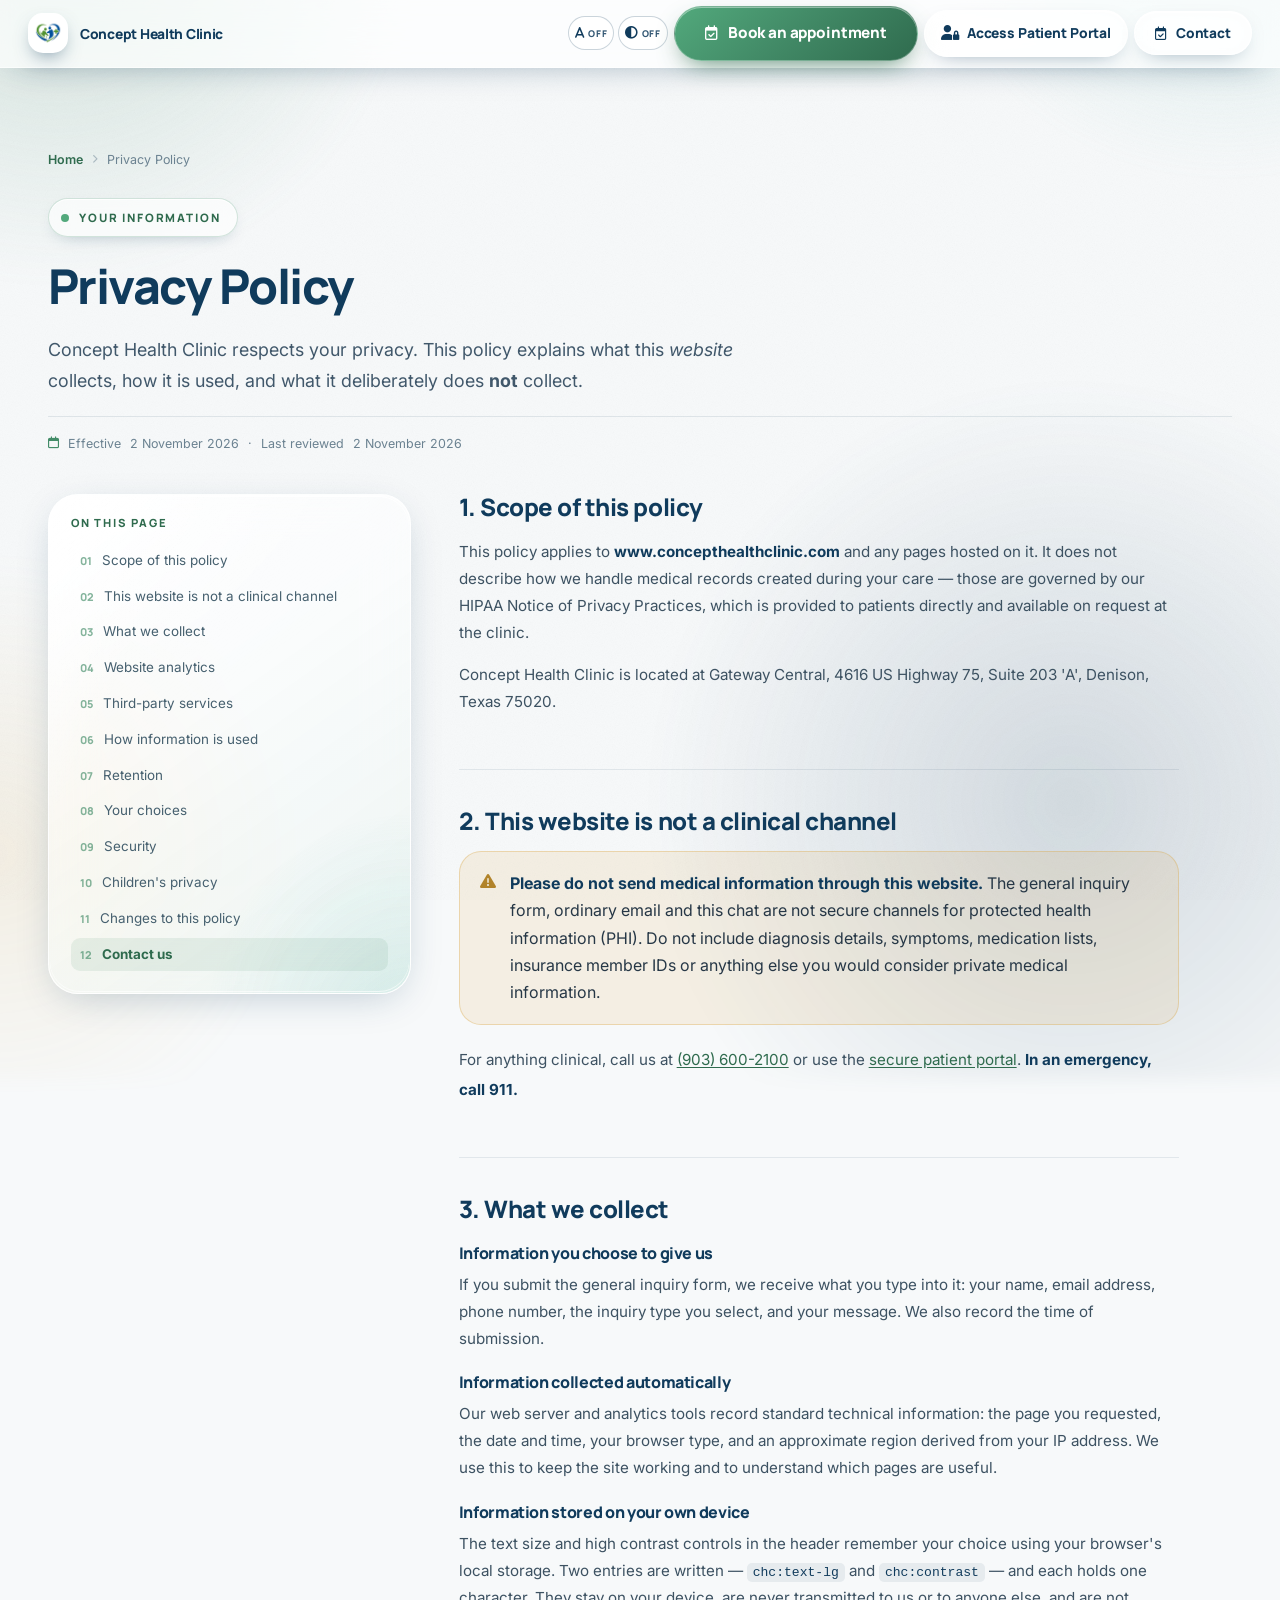
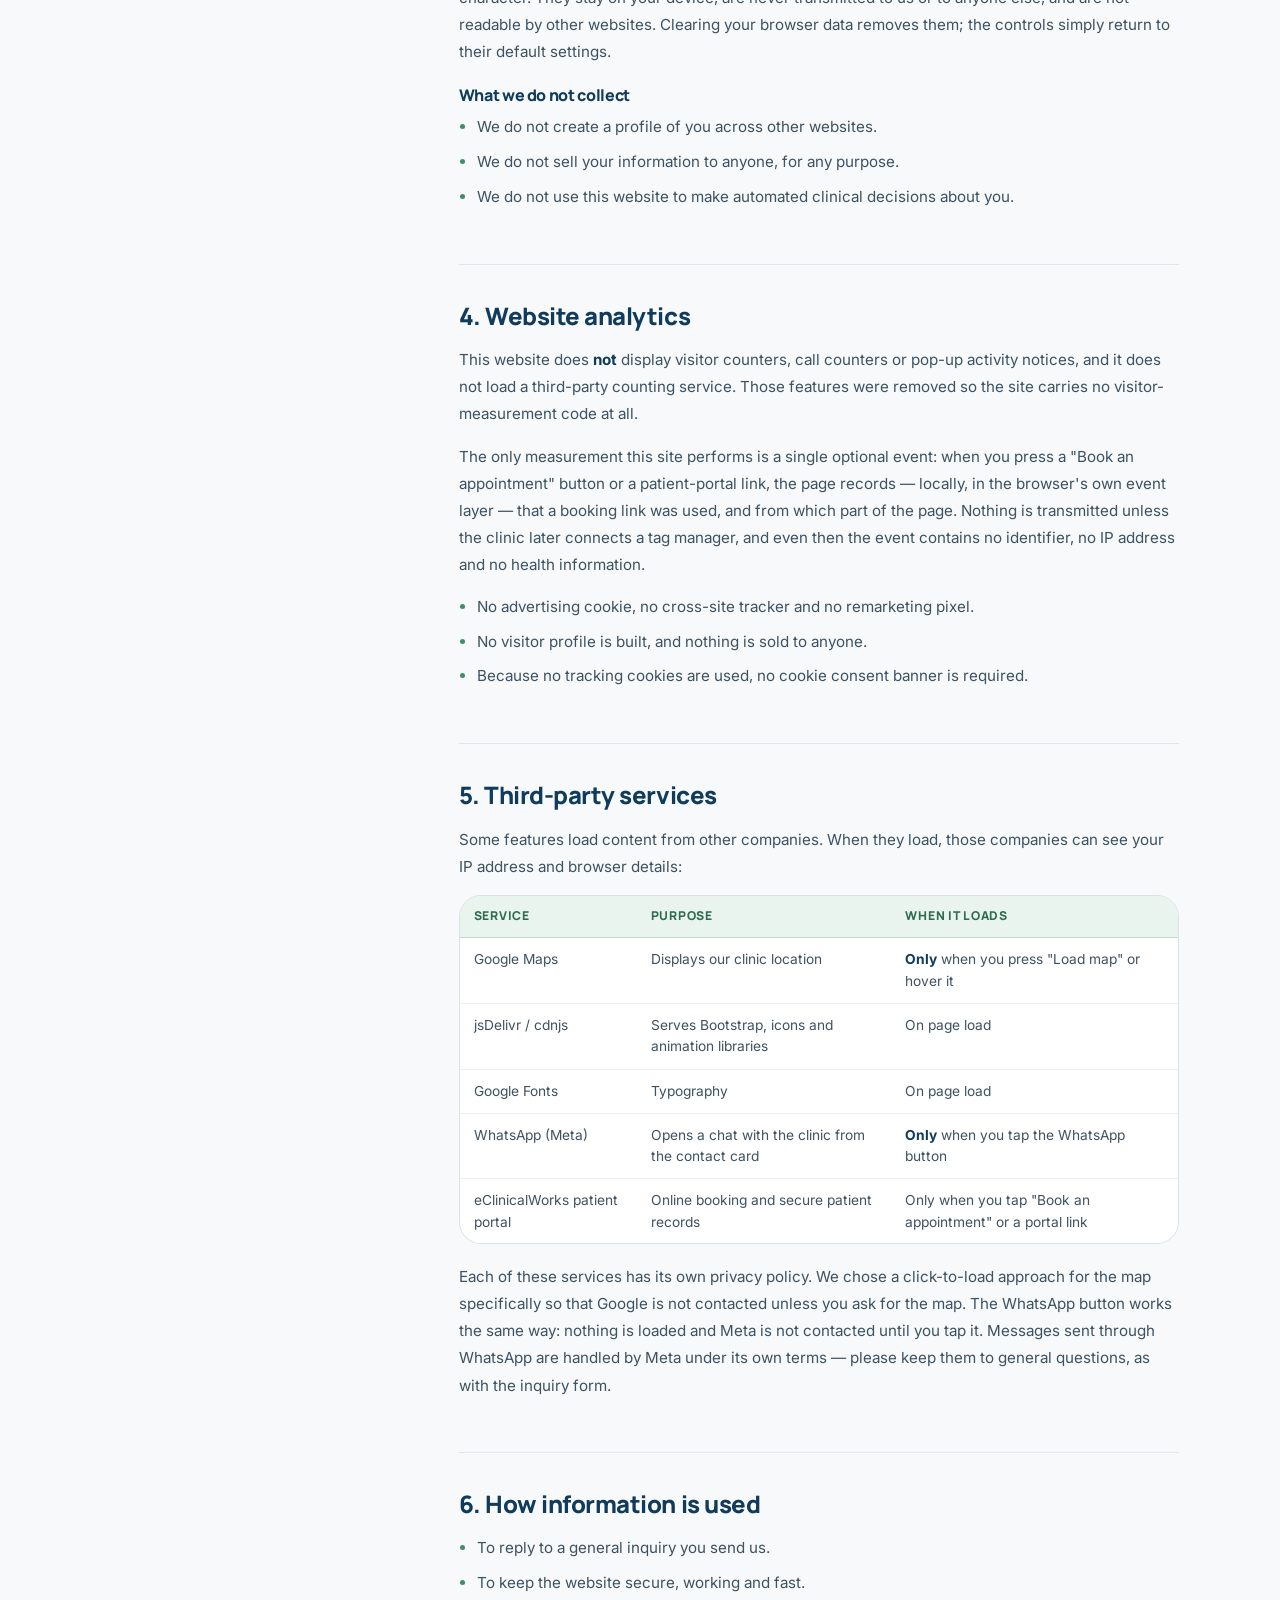
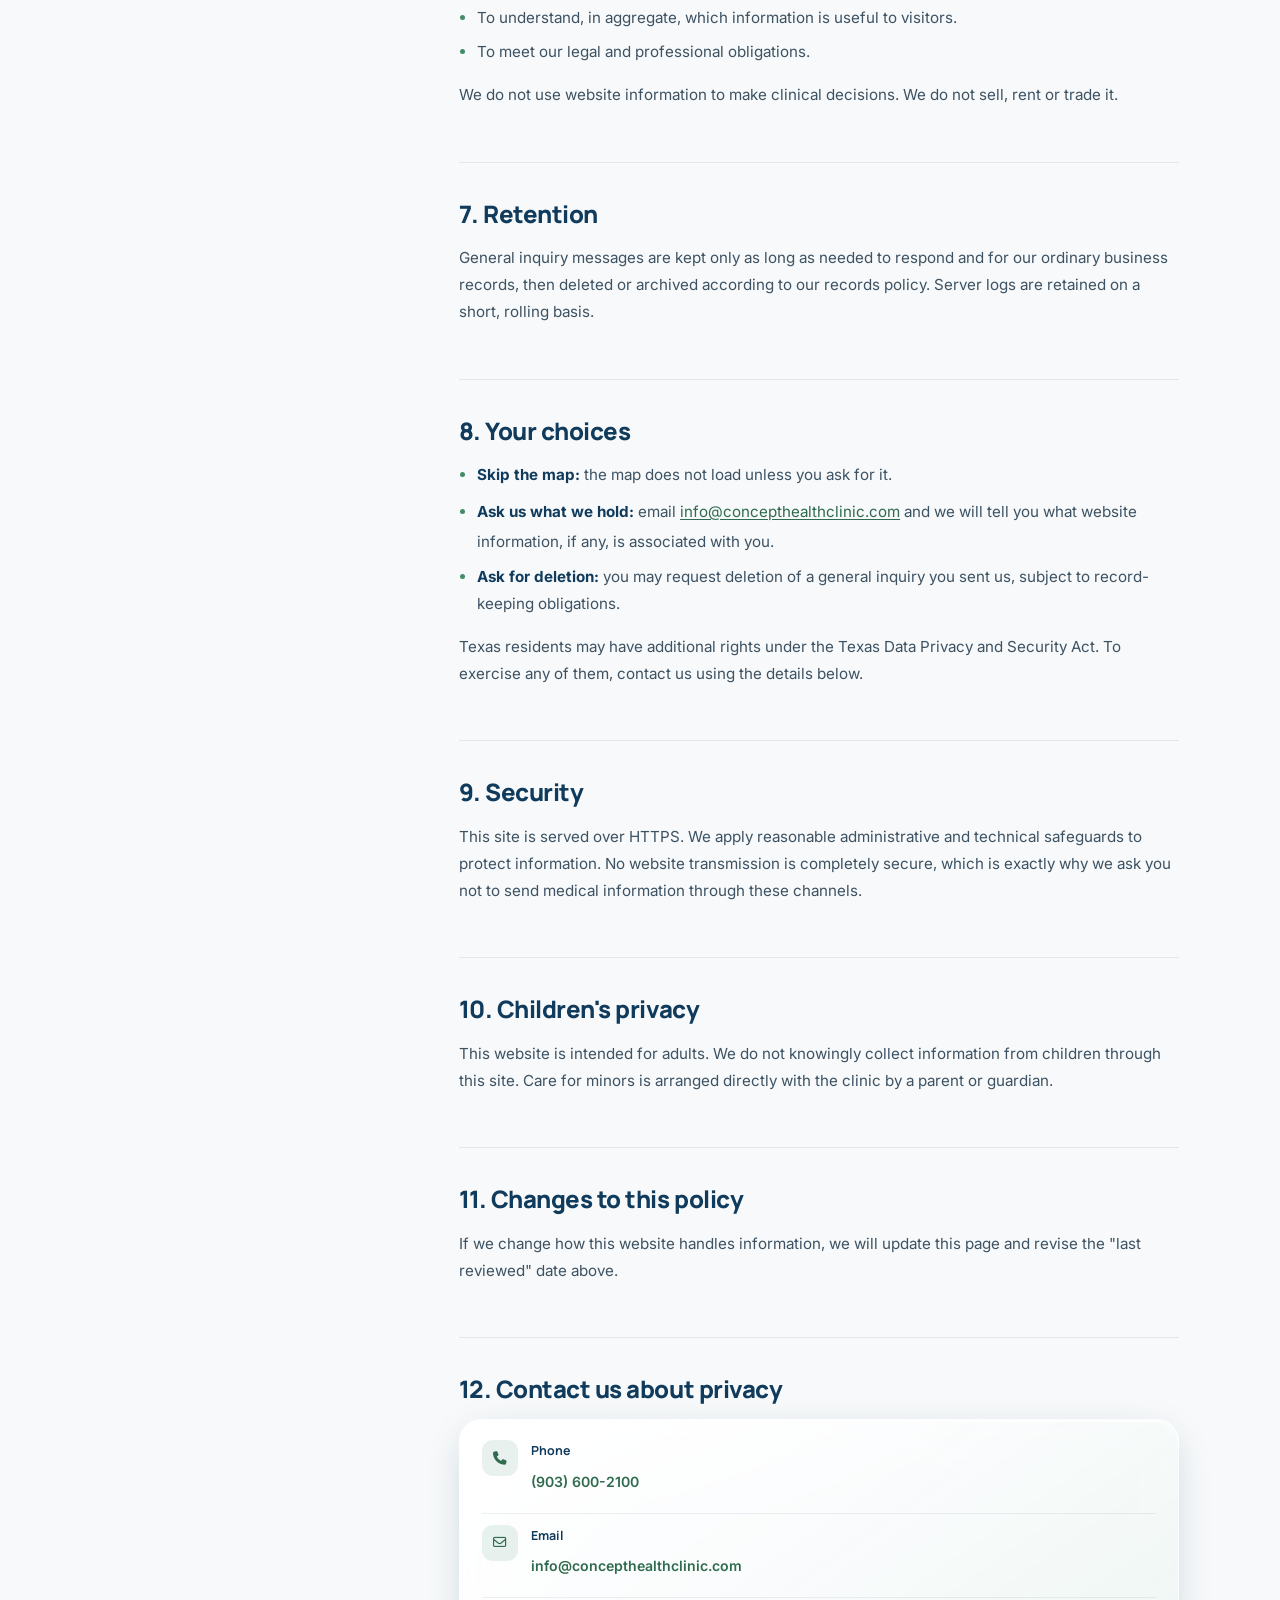
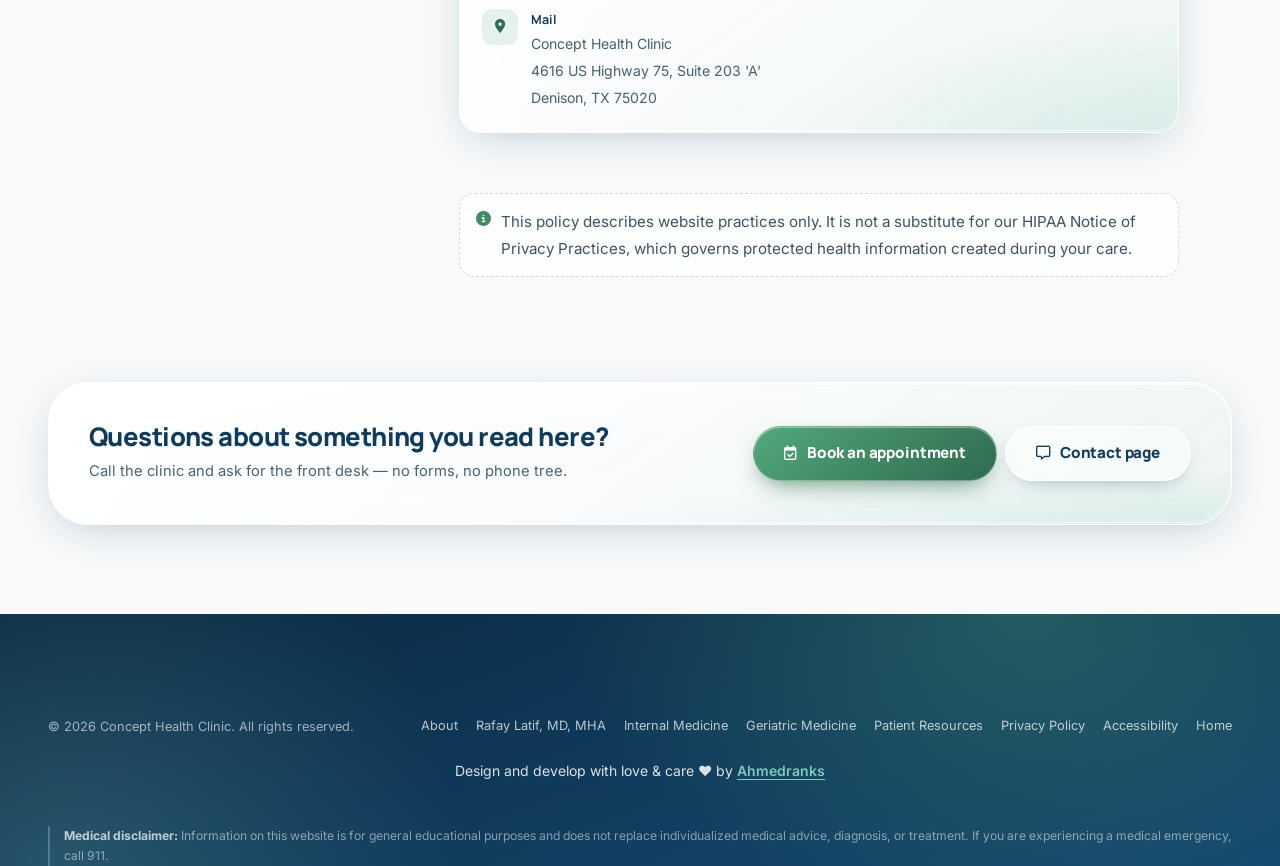
<file: privacy-policy.html>
<!DOCTYPE html>
<html lang="en" class="no-js">
<head>
  <meta charset="utf-8">
  <meta name="viewport" content="width=device-width, initial-scale=1, viewport-fit=cover">
  <meta name="theme-color" content="#103B5C">

  <title>Privacy Policy | Concept Health Clinic — Denison, TX</title>
  <meta name="description" content="How Concept Health Clinic handles information collected through this website, including what we collect, how it is used, and how to contact us about your privacy.">
  <meta name="robots" content="index, follow">
  <link rel="canonical" href="https://www.concepthealthclinic.com/privacy-policy">

  <meta property="og:type" content="website">
  <meta property="og:title" content="Privacy Policy | Concept Health Clinic">
  <meta property="og:description" content="How Concept Health Clinic handles information collected through this website.">
  <meta property="og:url" content="https://www.concepthealthclinic.com/privacy-policy">
  <meta property="og:image" content="https://www.concepthealthclinic.com/assets/og-image.jpg">

  <meta name="twitter:card" content="summary_large_image">
  <meta name="twitter:title" content="Privacy Policy | Concept Health Clinic — Denison, TX">
  <meta name="twitter:description" content="How Concept Health Clinic handles information collected through this website.">
  <meta name="twitter:image" content="https://www.concepthealthclinic.com/assets/og-image.jpg">

  <link rel="icon" type="image/png" sizes="64x64" href="assets/favicon-64.png">
  <link rel="apple-touch-icon" sizes="256x256" href="assets/logo-mark.png">
  <link rel="preconnect" href="https://fonts.googleapis.com">
  <link rel="preconnect" href="https://fonts.gstatic.com" crossorigin>
  <link href="https://fonts.googleapis.com/css2?family=Manrope:wght@600;700;800&family=Inter:wght@400;600;700&display=swap" rel="stylesheet">
  <link href="https://cdn.jsdelivr.net/npm/bootstrap@5.3.8/dist/css/bootstrap.min.css" rel="stylesheet">
  <link rel="stylesheet" href="https://cdnjs.cloudflare.com/ajax/libs/font-awesome/6.7.2/css/all.min.css">
  <link rel="stylesheet" href="css/style.min.css?v=fd4cfc3a66">
  <link rel="stylesheet" href="css/legal.min.css?v=5f366b920f">

  <script type="application/ld+json">
  {
    "@context": "https://schema.org",
    "@graph": [
      {
        "@type": "MedicalClinic",
        "@id": "https://www.concepthealthclinic.com/#clinic",
        "name": "Concept Health Clinic",
        "url": "https://www.concepthealthclinic.com/",
        "telephone": "+1-903-600-2100",
        "email": "info@concepthealthclinic.com",
        "address": {
          "@type": "PostalAddress",
          "streetAddress": "4616 US Highway 75, Suite 203 'A'",
          "addressLocality": "Denison",
          "addressRegion": "TX",
          "postalCode": "75020",
          "addressCountry": "US"
        }
      },
      {
        "@type": "WebPage",
        "name": "Privacy Policy",
        "url": "https://www.concepthealthclinic.com/privacy-policy",
        "isPartOf": { "@id": "https://www.concepthealthclinic.com/#clinic" },
        "datePublished": "2026-11-02",
        "dateModified": "2026-11-02"
      },
      {
        "@type": "BreadcrumbList",
        "itemListElement": [
          { "@type": "ListItem", "position": 1, "name": "Home", "item": "https://www.concepthealthclinic.com/" },
          { "@type": "ListItem", "position": 2, "name": "Privacy Policy", "item": "https://www.concepthealthclinic.com/privacy-policy" }
        ]
      }
    ]
  }
  </script>
    <!-- Accessibility preferences are applied before first paint so the page
         never flashes the wrong text size or contrast. js/accessibility.js
         reads the same two classes and wires up the toggle buttons. -->
    <script>
      (function(){
        try {
          var d = document.documentElement;
          if (localStorage.getItem('chc:text-lg') === '1') d.classList.add('text-lg');
          if (localStorage.getItem('chc:contrast') === '1') d.classList.add('contrast-high');
        } catch (e) {}
      })();
    </script>
  <link rel="preconnect" href="https://cdnjs.cloudflare.com" crossorigin>
  <link rel="preconnect" href="https://cdn.jsdelivr.net" crossorigin>
</head>

<body class="legal-page">
  <a class="skip-link" href="#main">Skip to main content</a>
  <div class="scroll-progress" aria-hidden="true"></div>

  <!-- Shared header -->
  <header class="site-nav is-scrolled" id="siteNav">
    <div class="container">
      <div class="site-nav__inner">
        <a class="brand" href="index.html" aria-label="Concept Health Clinic — home">
          <span class="brand__mark" aria-hidden="true">
            <img src="assets/logo-mark.webp" alt="" width="26" height="26" decoding="async">
          </span>
          <span class="brand__text">
            <span class="brand__name">Concept Health Clinic</span>
            <span class="brand__tag">Internal &amp; Geriatric Medicine</span>
          </span>
        </a>

        <div class="nav-actions">
          <div class="pref-controls pref-controls--compact" role="group" aria-label="Reading preferences">
            <button class="pref-toggle pref-toggle--icon" type="button" data-toggle-text aria-pressed="false" aria-label="Larger text" title="Larger text">
              <i class="fa-solid fa-a" aria-hidden="true"></i>
              <span class="pref-toggle__label">Text size</span>
              <span class="pref-toggle__state" aria-hidden="true">Off</span>
            </button>
            <button class="pref-toggle pref-toggle--icon" type="button" data-toggle-contrast aria-pressed="false" aria-label="High contrast" title="High contrast">
              <i class="fa-solid fa-circle-half-stroke" aria-hidden="true"></i>
              <span class="pref-toggle__label">Contrast</span>
              <span class="pref-toggle__state" aria-hidden="true">Off</span>
            </button>
          </div>
          <a href="https://mycw263.ecwcloud.com/portal32043/jsp/100mp/login_otp.jsp" class="btn btn-glass-primary" target="_blank" rel="noopener noreferrer">
            <i class="fa-regular fa-calendar-check" aria-hidden="true"></i> Book an appointment
          </a>
          <a href="https://mycw263.ecwcloud.com/portal32043/jsp/100mp/login_otp.jsp" class="btn btn-glass-ghost btn-nav-portal d-none d-lg-inline-flex"
             target="_blank" rel="noopener noreferrer" aria-label="Access the patient portal (opens in a new tab)">
            <i class="fa-solid fa-user-lock" aria-hidden="true"></i> Access Patient Portal
          </a>
          <a href="contact.html" class="btn btn-glass-ghost btn-sm d-none d-md-inline-flex">
            <i class="fa-regular fa-calendar-check" aria-hidden="true"></i> Contact
          </a>
        </div>
      </div>
    </div>
  </header>

  <main id="main">
    <section class="legal-hero">
      <div class="container">
        <nav aria-label="Breadcrumb" class="legal-crumbs">
          <a href="index.html">Home</a>
          <i class="fa-solid fa-chevron-right" aria-hidden="true"></i>
          <span aria-current="page">Privacy Policy</span>
        </nav>
        <p class="eyebrow"><span class="dot" aria-hidden="true"></span> Your information</p>
        <h1>Privacy Policy</h1>
        <p class="legal-hero__lede">
          Concept Health Clinic respects your privacy. This policy explains what this
          <em>website</em> collects, how it is used, and what it deliberately does <strong>not</strong>
          collect.
        </p>
        <p class="legal-meta">
          <i class="fa-regular fa-calendar" aria-hidden="true"></i>
          Effective <time datetime="2026-11-02">2 November 2026</time>
          <span aria-hidden="true">·</span>
          Last reviewed <time datetime="2026-11-02">2 November 2026</time>
        </p>
      </div>
    </section>

    <div class="container legal-body">
      <div class="row g-4 g-lg-5">
        <div class="col-lg-4">
          <!-- Table of contents, sticky on desktop -->
          <nav class="legal-toc glass" aria-label="On this page">
            <h2 class="legal-toc__title">On this page</h2>
            <ol>
              <li><a href="#scope">Scope of this policy</a></li>
              <li><a href="#not-phi">This website is not a clinical channel</a></li>
              <li><a href="#collect">What we collect</a></li>
              <li><a href="#analytics">Website analytics</a></li>
              <li><a href="#third-parties">Third-party services</a></li>
              <li><a href="#use">How information is used</a></li>
              <li><a href="#retention">Retention</a></li>
              <li><a href="#your-choices">Your choices</a></li>
              <li><a href="#security">Security</a></li>
              <li><a href="#children">Children's privacy</a></li>
              <li><a href="#changes">Changes to this policy</a></li>
              <li><a href="#contact-privacy">Contact us</a></li>
            </ol>
          </nav>
        </div>

        <div class="col-lg-8">
          <article class="legal-prose">
            <section id="scope">
              <h2>1. Scope of this policy</h2>
              <p>
                This policy applies to <strong>www.concepthealthclinic.com</strong> and any pages
                hosted on it. It does not describe how we handle medical records created during your
                care — those are governed by our HIPAA Notice of Privacy Practices, which is provided
                to patients directly and available on request at the clinic.
              </p>
              <p>
                Concept Health Clinic is located at Gateway Central, 4616 US Highway 75,
                Suite 203 'A', Denison, Texas 75020.
              </p>
            </section>

            <section id="not-phi">
              <h2>2. This website is not a clinical channel</h2>
              <div class="legal-callout legal-callout--warn">
                <i class="fa-solid fa-triangle-exclamation" aria-hidden="true"></i>
                <div>
                  <strong>Please do not send medical information through this website.</strong>
                  The general inquiry form, ordinary email and this chat are not secure channels for
                  protected health information (PHI). Do not include diagnosis details, symptoms,
                  medication lists, insurance member IDs or anything else you would consider private
                  medical information.
                </div>
              </div>
              <p>
                For anything clinical, call us at
                <a href="tel:+19036002100">(903) 600-2100</a> or use the
                <a href="https://mycw263.ecwcloud.com/portal32043/jsp/100mp/login_otp.jsp"
                   target="_blank" rel="noopener noreferrer">secure patient portal</a>.
                <strong>In an emergency, call 911.</strong>
              </p>
            </section>

            <section id="collect">
              <h2>3. What we collect</h2>
              <h3>Information you choose to give us</h3>
              <p>
                If you submit the general inquiry form, we receive what you type into it: your name,
                email address, phone number, the inquiry type you select, and your message. We also
                record the time of submission.
              </p>
              <h3>Information collected automatically</h3>
              <p>
                Our web server and analytics tools record standard technical information: the page you
                requested, the date and time, your browser type, and an approximate region derived from
                your IP address. We use this to keep the site working and to understand which pages are
                useful.
              </p>
              <h3>Information stored on your own device</h3>
              <p>
                The text size and high contrast controls in the header remember your choice using
                your browser's local storage. Two entries are written —
                <code>chc:text-lg</code> and <code>chc:contrast</code> — and each holds one character.
                They stay on your device, are never transmitted to us or to anyone else, and are not
                readable by other websites. Clearing your browser data removes them; the controls
                simply return to their default settings.
              </p>

              <h3>What we do not collect</h3>
              <ul>
                <li>We do not create a profile of you across other websites.</li>
                <li>We do not sell your information to anyone, for any purpose.</li>
                <li>We do not use this website to make automated clinical decisions about you.</li>
              </ul>
            </section>

            <section id="analytics">
              <h2>4. Website analytics</h2>
              <p>
                This website does <strong>not</strong> display visitor counters, call counters or
                pop-up activity notices, and it does not load a third-party counting service. Those
                features were removed so the site carries no visitor-measurement code at all.
              </p>
              <p>
                The only measurement this site performs is a single optional event: when you press a
                "Book an appointment" button or a patient-portal link, the page records — locally, in
                the browser's own event layer — that a booking link was used, and from which part of
                the page. Nothing is transmitted unless the clinic later connects a tag manager, and
                even then the event contains no identifier, no IP address and no health information.
              </p>
              <ul>
                <li>No advertising cookie, no cross-site tracker and no remarketing pixel.</li>
                <li>No visitor profile is built, and nothing is sold to anyone.</li>
                <li>
                  Because no tracking cookies are used, no cookie consent banner is required.
                </li>
              </ul>
            </section>

            <section id="third-parties">
              <h2>5. Third-party services</h2>
              <p>Some features load content from other companies. When they load, those companies
                can see your IP address and browser details:</p>
              <div class="legal-table-wrap">
                <table class="legal-table">
                  <caption class="visually-hidden">Third-party services used on this website</caption>
                  <thead>
                    <tr><th scope="col">Service</th><th scope="col">Purpose</th><th scope="col">When it loads</th></tr>
                  </thead>
                  <tbody>
                    <tr>
                      <td>Google Maps</td>
                      <td>Displays our clinic location</td>
                      <td><strong>Only</strong> when you press "Load map" or hover it</td>
                    </tr>
                    <tr>
                      <td>jsDelivr / cdnjs</td>
                      <td>Serves Bootstrap, icons and animation libraries</td>
                      <td>On page load</td>
                    </tr>
                    <tr>
                      <td>Google Fonts</td>
                      <td>Typography</td>
                      <td>On page load</td>
                    </tr>
                    <tr>
                      <td>WhatsApp (Meta)</td>
                      <td>Opens a chat with the clinic from the contact card</td>
                      <td><strong>Only</strong> when you tap the WhatsApp button</td>
                    </tr>
                    <tr>
                      <td>eClinicalWorks patient portal</td>
                      <td>Online booking and secure patient records</td>
                      <td>Only when you tap "Book an appointment" or a portal link</td>
                    </tr>
                  </tbody>
                </table>
              </div>
              <p>
                Each of these services has its own privacy policy. We chose a click-to-load approach
                for the map specifically so that Google is not contacted unless you ask for the map.
                The WhatsApp button works the same way: nothing is loaded and Meta is not contacted
                until you tap it. Messages sent through WhatsApp are handled by Meta under its own
                terms — please keep them to general questions, as with the inquiry form.
              </p>
            </section>

            <section id="use">
              <h2>6. How information is used</h2>
              <ul>
                <li>To reply to a general inquiry you send us.</li>
                <li>To keep the website secure, working and fast.</li>
                <li>To understand, in aggregate, which information is useful to visitors.</li>
                <li>To meet our legal and professional obligations.</li>
              </ul>
              <p>
                We do not use website information to make clinical decisions. We do not sell, rent or
                trade it.
              </p>
            </section>

            <section id="retention">
              <h2>7. Retention</h2>
              <p>
                General inquiry messages are kept only as long as needed to respond and for our
                ordinary business records, then deleted or archived according to our records policy.
                Server logs are retained on a short, rolling basis.
              </p>
            </section>

            <section id="your-choices">
              <h2>8. Your choices</h2>
              <ul>
                <li><strong>Skip the map:</strong> the map does not load unless you ask for it.</li>
                <li><strong>Ask us what we hold:</strong> email
                  <a href="mailto:info@concepthealthclinic.com">info@concepthealthclinic.com</a> and
                  we will tell you what website information, if any, is associated with you.</li>
                <li><strong>Ask for deletion:</strong> you may request deletion of a general inquiry
                  you sent us, subject to record-keeping obligations.</li>
              </ul>
              <p>
                Texas residents may have additional rights under the Texas Data Privacy and Security
                Act. To exercise any of them, contact us using the details below.
              </p>
            </section>

            <section id="security">
              <h2>9. Security</h2>
              <p>
                This site is served over HTTPS. We apply reasonable administrative and technical
                safeguards to protect information. No website transmission is completely secure, which
                is exactly why we ask you not to send medical information through these channels.
              </p>
            </section>

            <section id="children">
              <h2>10. Children's privacy</h2>
              <p>
                This website is intended for adults. We do not knowingly collect information from
                children through this site. Care for minors is arranged directly with the clinic by a
                parent or guardian.
              </p>
            </section>

            <section id="changes">
              <h2>11. Changes to this policy</h2>
              <p>
                If we change how this website handles information, we will update this page and revise
                the "last reviewed" date above.
              </p>
            </section>

            <section id="contact-privacy">
              <h2>12. Contact us about privacy</h2>
              <div class="legal-contact glass">
                <div class="legal-contact__row">
                  <i class="fa-solid fa-phone" aria-hidden="true"></i>
                  <div><strong>Phone</strong><a href="tel:+19036002100">(903) 600-2100</a></div>
                </div>
                <div class="legal-contact__row">
                  <i class="fa-regular fa-envelope" aria-hidden="true"></i>
                  <div><strong>Email</strong><a href="mailto:info@concepthealthclinic.com">info@concepthealthclinic.com</a></div>
                </div>
                <div class="legal-contact__row">
                  <i class="fa-solid fa-location-dot" aria-hidden="true"></i>
                  <div><strong>Mail</strong><span>Concept Health Clinic<br>4616 US Highway 75, Suite 203 'A'<br>Denison, TX 75020</span></div>
                </div>
              </div>
            </section>

            <p class="legal-footnote">
              <i class="fa-solid fa-circle-info" aria-hidden="true"></i>
              This policy describes website practices only. It is not a substitute for our HIPAA
              Notice of Privacy Practices, which governs protected health information created during
              your care.
            </p>
          </article>
        </div>
      </div>
    </div>

    <section class="legal-cta">
      <div class="container">
        <div class="glass legal-cta__inner">
          <div>
            <h2>Questions about something you read here?</h2>
            <p>Call the clinic and ask for the front desk — no forms, no phone tree.</p>
          </div>
          <div class="d-flex flex-wrap gap-2">
            <a href="https://mycw263.ecwcloud.com/portal32043/jsp/100mp/login_otp.jsp" class="btn btn-glass-primary" target="_blank" rel="noopener noreferrer">
              <i class="fa-regular fa-calendar-check" aria-hidden="true"></i> Book an appointment
            </a>
            <a href="contact.html" class="btn btn-glass-ghost">
              <i class="fa-regular fa-message" aria-hidden="true"></i> Contact page
            </a>
          </div>
        </div>
      </div>
    </section>
  </main>

  <footer class="site-footer surface-navy">
    <div class="container">
      <div class="footer-bottom" style="margin-top:0;border-top:0">
        <p class="footer-credit">Design and develop with love &amp; care ❤️ by <a href="https://ahmedranks.com/">Ahmedranks</a></p>
        <span>© <span data-current-year>2026</span> Concept Health Clinic. All rights reserved.</span>
        <span class="footer-stats">
          <a href="about.html">About</a>
          <a href="rafay-latif.html">Rafay Latif, MD, MHA</a>
          <a href="internal-medicine-denison-tx.html">Internal Medicine</a>
          <a href="geriatric-medicine-denison-tx.html">Geriatric Medicine</a>
          <a href="patient-resources.html">Patient Resources</a>
          <a href="privacy-policy.html">Privacy Policy</a>
          <a href="accessibility.html">Accessibility</a>
          <a href="index.html">Home</a>
        </span>
      </div>
      <p class="disclaimer">
        <strong style="color:rgba(255,255,255,.72)">Medical disclaimer:</strong>
        Information on this website is for general educational purposes and does not replace
        individualized medical advice, diagnosis, or treatment. If you are experiencing a medical
        emergency, call 911.
      </p>
    </div>
  </footer>

  <script>document.querySelectorAll('[data-current-year]').forEach(e=>e.textContent=new Date().getFullYear());</script>

  <!-- Table-of-contents scroll spy -->
  <script>
    (function () {
      var links = Array.prototype.slice.call(document.querySelectorAll('.legal-toc a'));
      if (!links.length || !('IntersectionObserver' in window)) return;
      var map = {};
      links.forEach(function (a) {
        var id = a.getAttribute('href').slice(1);
        var sec = document.getElementById(id);
        if (sec) map[id] = a;
      });
      var io = new IntersectionObserver(function (entries) {
        entries.forEach(function (e) {
          if (!e.isIntersecting) return;
          links.forEach(function (l) { l.classList.remove('is-active'); });
          var a = map[e.target.id];
          if (a) a.classList.add('is-active');
        });
      }, { rootMargin: '-20% 0px -70% 0px' });
      Object.keys(map).forEach(function (id) { io.observe(document.getElementById(id)); });
    })();
  </script>
  <p class="visually-hidden" id="prefAnnounce" role="status" aria-live="polite"></p>
  <script src="js/accessibility.js?v=8c10de1bb3" defer></script>
</body>
</html>
</file>
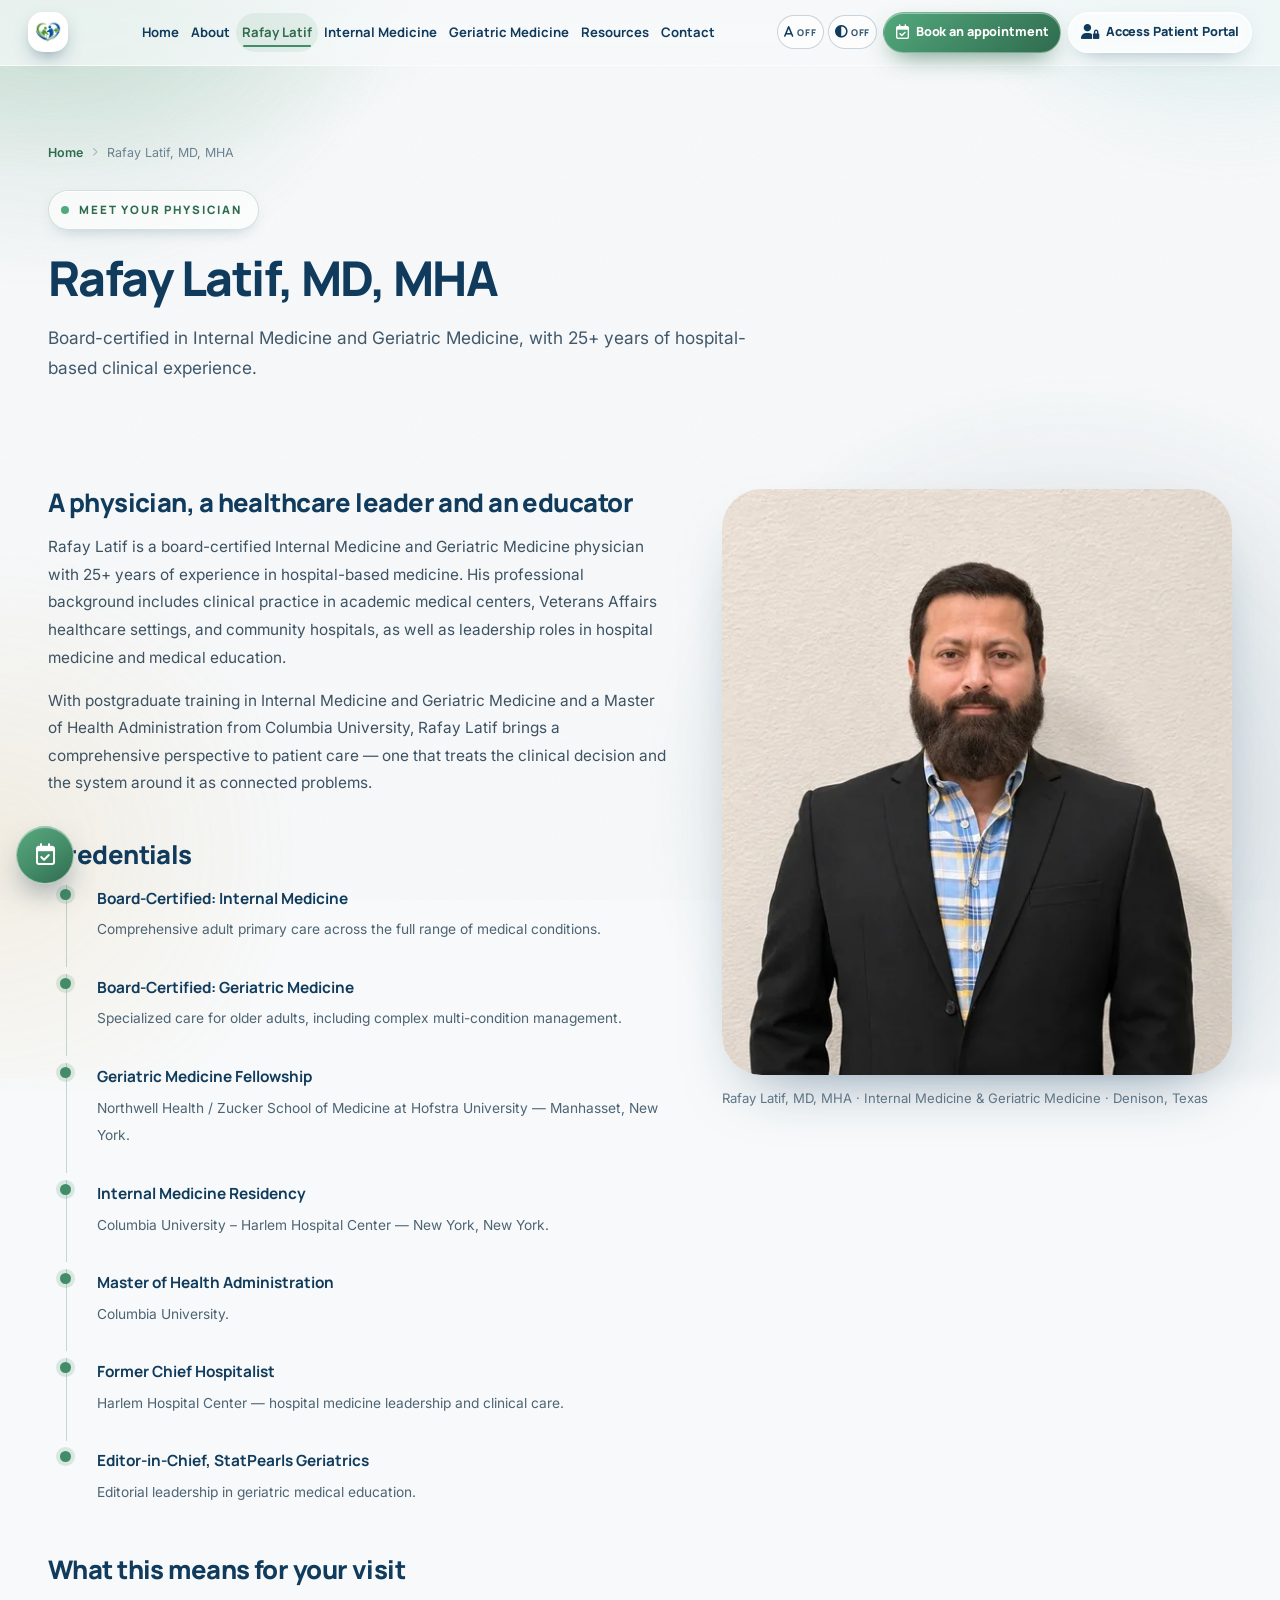
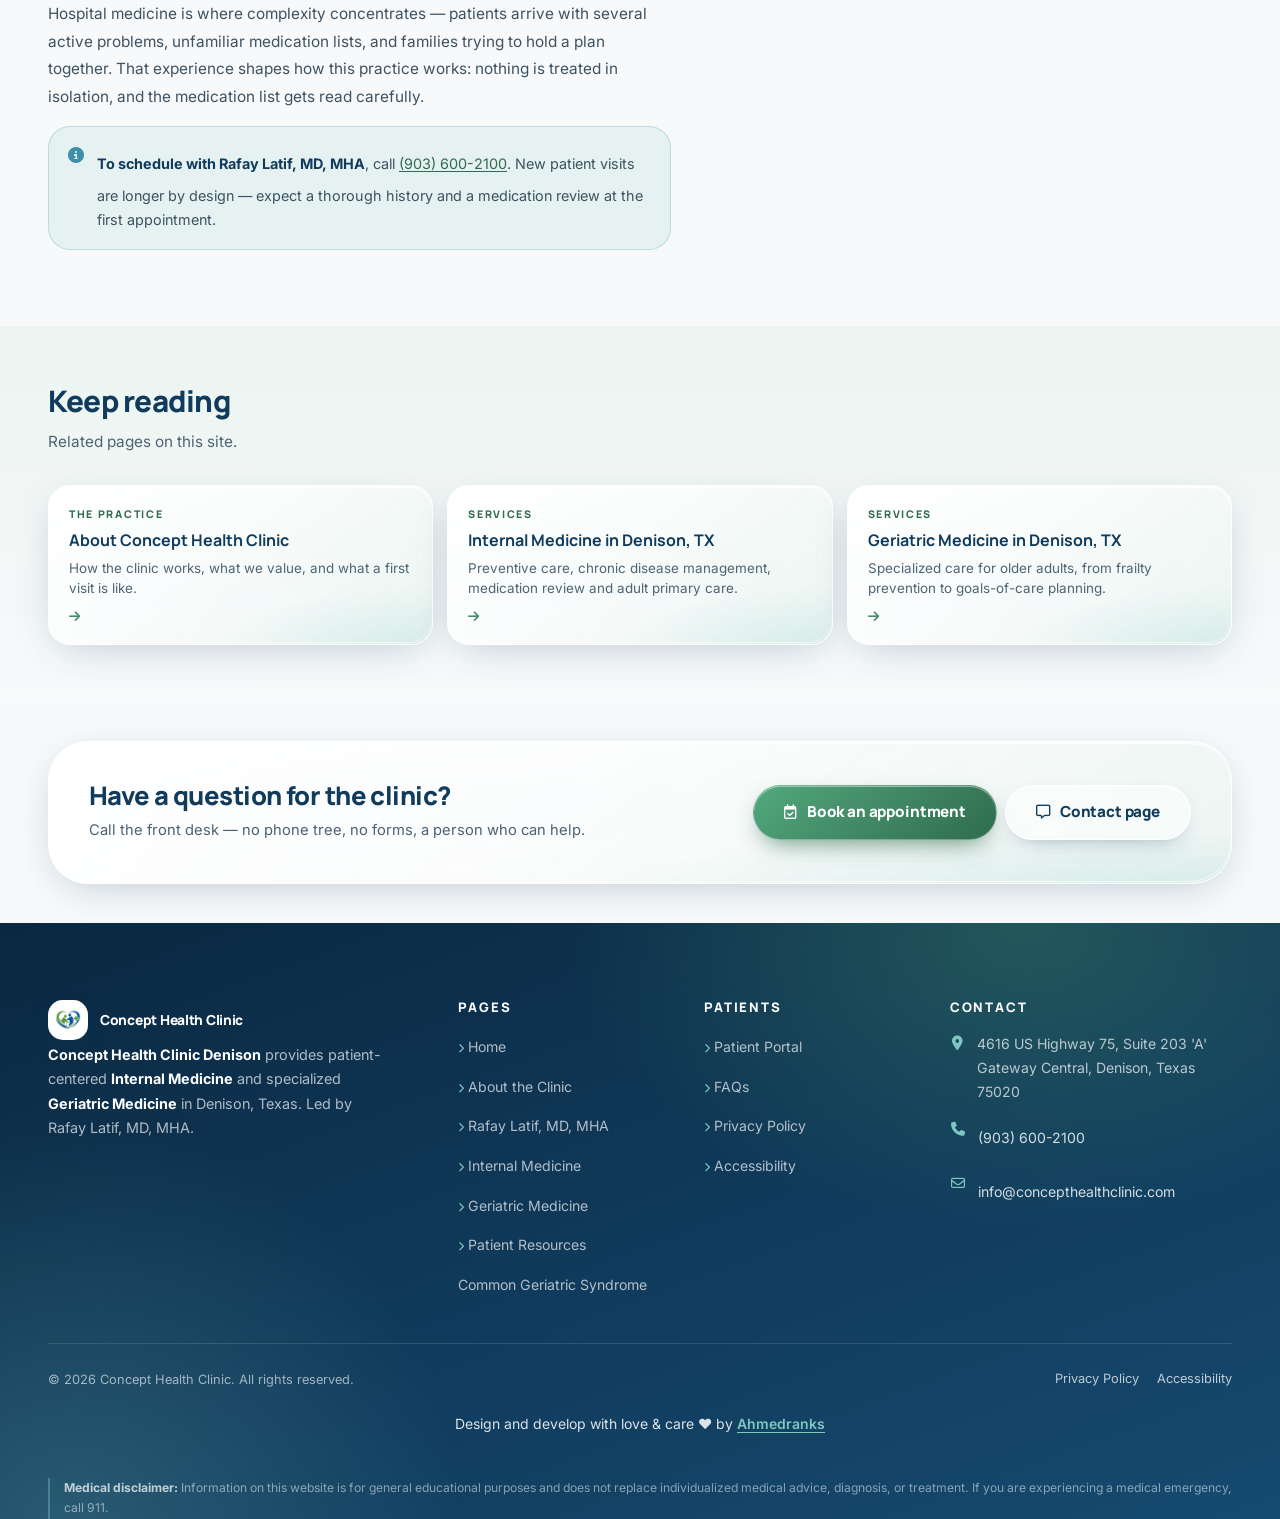
<file: rafay-latif.html>
<!DOCTYPE html>
<html lang="en" class="no-js">
<head>
  <meta charset="utf-8">
  <meta name="viewport" content="width=device-width, initial-scale=1, viewport-fit=cover">
  <meta name="theme-color" content="#103B5C">

  <title>Rafay Latif, MD, MHA | Denison, TX Physician</title>
  <meta name="description" content="Rafay Latif, MD, MHA is board-certified in Internal Medicine and Geriatric Medicine and leads Concept Health Clinic in Denison, Texas.">
  <meta name="keywords" content="Rafay Latif MD Denison, internal medicine doctor Denison TX, geriatric doctor Denison TX, Concept Health Clinic physician">
  <meta name="robots" content="index, follow, max-image-preview:large, max-snippet:-1">
  <link rel="canonical" href="https://www.concepthealthclinic.com/rafay-latif">

  <meta name="geo.region" content="US-TX">
  <meta name="geo.placename" content="Denison, Texas">

  <meta property="og:type" content="website">
  <meta property="og:site_name" content="Concept Health Clinic">
  <meta property="og:title" content="Rafay Latif, MD, MHA">
  <meta property="og:description" content="Rafay Latif, MD, MHA is board-certified in Internal Medicine and Geriatric Medicine and leads Concept Health Clinic in Denison, Texas.">
  <meta property="og:url" content="https://www.concepthealthclinic.com/rafay-latif">
  <meta property="og:image" content="https://www.concepthealthclinic.com/assets/og-image.jpg">
  <meta property="og:image:width" content="1200">
  <meta property="og:image:height" content="630">
  <meta property="og:image:alt" content="Concept Health Clinic, Internal Medicine and Geriatric Medicine in Denison, Texas">
  <meta name="twitter:card" content="summary_large_image">
  <meta name="twitter:title" content="Rafay Latif, MD, MHA | Denison, TX Physician">
  <meta name="twitter:description" content="Rafay Latif, MD, MHA is board-certified in Internal Medicine and Geriatric Medicine and leads Concept Health Clinic in Denison, Texas.">
  <meta name="twitter:image" content="https://www.concepthealthclinic.com/assets/og-image.jpg">

  <link rel="icon" type="image/png" sizes="64x64" href="assets/favicon-64.png">
  <link rel="apple-touch-icon" sizes="256x256" href="assets/logo-mark.png">
  <link rel="preconnect" href="https://fonts.googleapis.com">
  <link rel="preconnect" href="https://fonts.gstatic.com" crossorigin>
  <link href="https://fonts.googleapis.com/css2?family=Manrope:wght@600;700;800&family=Inter:wght@400;600;700&display=swap" rel="stylesheet">
  <link href="https://cdn.jsdelivr.net/npm/bootstrap@5.3.8/dist/css/bootstrap.min.css" rel="stylesheet">
  <link rel="stylesheet" href="https://cdnjs.cloudflare.com/ajax/libs/font-awesome/6.7.2/css/all.min.css">
  <link rel="stylesheet" href="css/style.min.css?v=fd4cfc3a66">
  <link rel="stylesheet" href="css/legal.min.css?v=5f366b920f">
  <link rel="stylesheet" href="css/pages.min.css?v=9232c6f9c1">

  <script type="application/ld+json">
  {
    "@context": "https://schema.org",
    "@graph": [
      {
        "@type": ["MedicalClinic", "MedicalBusiness", "LocalBusiness"],
        "@id": "https://www.concepthealthclinic.com/#clinic",
        "name": "Concept Health Clinic",
        "alternateName": "Concept Health Clinic Denison",
        "url": "https://www.concepthealthclinic.com/",
        "telephone": "+1-903-600-2100",
        "email": "info@concepthealthclinic.com",
        "logo": {
          "@type": "ImageObject",
          "url": "https://www.concepthealthclinic.com/assets/logo.png",
          "width": 512,
          "height": 512
        },
        "image": "https://www.concepthealthclinic.com/assets/og-image.jpg",
        "description": "Internal Medicine and Geriatric Medicine practice in Denison, Texas, led by Rafay Latif, MD, MHA.",
        "priceRange": "$$",
        "address": {
          "@type": "PostalAddress",
          "streetAddress": "4616 US Highway 75, Suite 203 'A'",
          "addressLocality": "Denison",
          "addressRegion": "TX",
          "postalCode": "75020",
          "addressCountry": "US"
        },
        "geo": { "@type": "GeoCoordinates", "latitude": 33.7557, "longitude": -96.5367 },
        "openingHoursSpecification": [
          { "@type": "OpeningHoursSpecification", "dayOfWeek": ["Monday","Tuesday","Wednesday","Thursday","Friday"], "opens": "09:00", "closes": "17:00" },
          { "@type": "OpeningHoursSpecification", "dayOfWeek": "Saturday", "opens": "09:00", "closes": "13:00" }
        ],
        "hasMap": "https://www.google.com/maps/search/?api=1&query=4616+US+Highway+75+Suite+203+Denison+TX+75020"
      },
      {
        "@type": "ProfilePage",
        "@id": "https://www.concepthealthclinic.com/rafay-latif#page",
        "url": "https://www.concepthealthclinic.com/rafay-latif",
        "name": "Rafay Latif, MD, MHA | Denison, TX Physician",
        "isPartOf": { "@id": "https://www.concepthealthclinic.com/#clinic" },
        "datePublished": "2026-11-07",
        "dateModified": "2026-11-07"
      },
      {
        "@type": "BreadcrumbList",
        "itemListElement": [
          { "@type": "ListItem", "position": 1, "name": "Home", "item": "https://www.concepthealthclinic.com/" },
          { "@type": "ListItem", "position": 2, "name": "Rafay Latif, MD, MHA", "item": "https://www.concepthealthclinic.com/rafay-latif" }
        ]
      },
      {
        "@type": "Person",
        "@id": "https://www.concepthealthclinic.com/rafay-latif#person",
        "name": "Rafay Latif, MD, MHA",
        "jobTitle": "Internal Medicine and Geriatric Medicine Physician",
        "url": "https://www.concepthealthclinic.com/rafay-latif",
        "image": "https://www.concepthealthclinic.com/assets/dr-rafay-latif.jpg",
        "medicalSpecialty": ["Internal Medicine", "Geriatric Medicine"],
        "worksFor": { "@id": "https://www.concepthealthclinic.com/#clinic" }
      },
      {
        "@type": "FAQPage",
        "mainEntity": [
      {
        "@type": "Question",
        "name": "What are Rafay Latif's board certifications?",
        "acceptedAnswer": {
          "@type": "Answer",
          "text": "Rafay Latif, MD, MHA is board-certified in Internal Medicine and in Geriatric Medicine."
        }
      },
      {
        "@type": "Question",
        "name": "Where did Rafay Latif train?",
        "acceptedAnswer": {
          "@type": "Answer",
          "text": "Geriatric Medicine fellowship at Northwell Health / Zucker School of Medicine at Hofstra University, Internal Medicine residency at Columbia University - Harlem Hospital Center, and a Master of Health Administration from Columbia University."
        }
      },
      {
        "@type": "Question",
        "name": "How do I book an appointment with Rafay Latif, MD, MHA?",
        "acceptedAnswer": {
          "@type": "Answer",
          "text": "Call Concept Health Clinic at (903) 600-2100 to confirm availability, or use the patient portal for existing patients."
        }
      }
        ]
      }
    ]
  }
  </script>
  <!-- Accessibility preferences are applied before first paint so the page
       never flashes the wrong text size or contrast. js/accessibility.js
       reads the same two classes and wires up the toggle buttons. -->
  <script>
    (function(){
      try {
        var d = document.documentElement;
        if (localStorage.getItem('chc:text-lg') === '1') d.classList.add('text-lg');
        if (localStorage.getItem('chc:contrast') === '1') d.classList.add('contrast-high');
      } catch (e) {}
    })();
  </script>
  <link rel="preconnect" href="https://cdnjs.cloudflare.com" crossorigin>
  <link rel="preconnect" href="https://cdn.jsdelivr.net" crossorigin>
</head>

<body>
  <a class="skip-link" href="#main">Skip to main content</a>
  <div class="scroll-progress" id="scrollProgress" aria-hidden="true"></div>

  <header class="site-nav is-scrolled" id="siteNav">
    <div class="container">
      <div class="site-nav__inner">
        <a class="brand" href="index.html" aria-label="Concept Health Clinic — home">
          <span class="brand__mark" aria-hidden="true">
            <img src="assets/logo-mark.webp" alt="" width="26" height="26" decoding="async">
          </span>
          <span class="brand__text">
            <span class="brand__name">Concept Health Clinic</span>
            <span class="brand__tag">Internal &amp; Geriatric Medicine</span>
          </span>
        </a>

        <nav class="nav-desktop" aria-label="Primary">
          <ul class="nav-list">
            <li><a class="nav-link" href="index.html">Home</a></li>
            <li><a class="nav-link" href="about.html">About</a></li>
            <li><a class="nav-link active" href="rafay-latif.html" aria-current="page">Rafay Latif</a></li>
            <li><a class="nav-link" href="internal-medicine-denison-tx.html">Internal Medicine</a></li>
            <li><a class="nav-link" href="geriatric-medicine-denison-tx.html">Geriatric Medicine</a></li>
            <li class="resources-menu"><details><summary class="nav-link">Resources</summary><div class="resources-menu__links"><a href="patient-resources.html">Patient Resources</a><a href="common-geriatric-syndrome.html">Common Geriatric Syndrome</a></div></details></li>
            <li><a class="nav-link" href="contact.html">Contact</a></li>
          </ul>
        </nav>
        <div class="nav-actions">
        <div class="pref-controls pref-controls--compact" role="group" aria-label="Reading preferences">
          <button class="pref-toggle pref-toggle--icon" type="button" data-toggle-text aria-pressed="false" aria-label="Larger text" title="Larger text">
            <i class="fa-solid fa-a" aria-hidden="true"></i>
            <span class="pref-toggle__label">Text size</span>
            <span class="pref-toggle__state" aria-hidden="true">Off</span>
          </button>
          <button class="pref-toggle pref-toggle--icon" type="button" data-toggle-contrast aria-pressed="false" aria-label="High contrast" title="High contrast">
            <i class="fa-solid fa-circle-half-stroke" aria-hidden="true"></i>
            <span class="pref-toggle__label">Contrast</span>
            <span class="pref-toggle__state" aria-hidden="true">Off</span>
          </button>
        </div>
          <a href="https://mycw263.ecwcloud.com/portal32043/jsp/100mp/login_otp.jsp" class="btn btn-glass-primary btn-nav-book d-none d-lg-inline-flex"
             target="_blank" rel="noopener noreferrer">
            <i class="fa-regular fa-calendar-check" aria-hidden="true"></i><span> Book an appointment</span>
          </a>
          <a href="https://mycw263.ecwcloud.com/portal32043/jsp/100mp/login_otp.jsp" class="btn btn-glass-ghost btn-nav-portal d-none d-lg-inline-flex"
             target="_blank" rel="noopener noreferrer" aria-label="Access the patient portal (opens in a new tab)">
            <i class="fa-solid fa-user-lock" aria-hidden="true"></i><span> Access Patient Portal</span>
          </a>
          <a href="https://mycw263.ecwcloud.com/portal32043/jsp/100mp/login_otp.jsp" class="btn btn-glass-primary btn-sm d-lg-none"
             target="_blank" rel="noopener noreferrer"
             aria-label="Book an appointment through the patient portal">
            <i class="fa-regular fa-calendar-check" aria-hidden="true"></i><span> Book</span>
          </a>
          <button class="nav-toggle" id="navToggle" type="button" aria-expanded="false" aria-controls="navMobile" aria-label="Open navigation menu">
            <span></span><span></span><span></span>
          </button>
        </div>
      </div>
    </div>
  </header>

  <!-- Mobile drawer -->
  <div class="nav-mobile" id="navMobile" aria-hidden="true">
    <nav aria-label="Mobile primary">
      <ul>
        <li><a href="index.html">Home <i class="fa-solid fa-chevron-right" aria-hidden="true"></i></a></li>
        <li><a href="about.html">About the Clinic <i class="fa-solid fa-chevron-right" aria-hidden="true"></i></a></li>
        <li><a href="rafay-latif.html">Meet Rafay Latif <i class="fa-solid fa-chevron-right" aria-hidden="true"></i></a></li>
        <li><a href="internal-medicine-denison-tx.html">Internal Medicine <i class="fa-solid fa-chevron-right" aria-hidden="true"></i></a></li>
        <li><a href="geriatric-medicine-denison-tx.html">Geriatric Medicine <i class="fa-solid fa-chevron-right" aria-hidden="true"></i></a></li>
        <li><a href="patient-resources.html">Patient Resources <i class="fa-solid fa-chevron-right" aria-hidden="true"></i></a></li><li><a href="common-geriatric-syndrome.html">Common Geriatric Syndrome</a></li>
        <li><a href="privacy-policy.html">Privacy Policy <i class="fa-solid fa-chevron-right" aria-hidden="true"></i></a></li>
        <li><a href="contact.html">Contact &amp; Appointments <i class="fa-solid fa-chevron-right" aria-hidden="true"></i></a></li>
      </ul>
      <div class="d-grid gap-2">
        <a href="https://mycw263.ecwcloud.com/portal32043/jsp/100mp/login_otp.jsp" class="btn btn-glass-primary justify-content-center"
           target="_blank" rel="noopener noreferrer">
          <i class="fa-regular fa-calendar-check" aria-hidden="true"></i> Book an appointment
        </a>
        <a href="https://mycw263.ecwcloud.com/portal32043/jsp/100mp/login_otp.jsp" class="btn btn-glass-ghost justify-content-center"
           target="_blank" rel="noopener noreferrer">
          <i class="fa-solid fa-user-lock" aria-hidden="true"></i> Access Patient Portal
        </a>
        <a href="contact.html" class="btn btn-glass-ghost justify-content-center">
          <i class="fa-regular fa-message" aria-hidden="true"></i> Request an Appointment
        </a>
      </div>
    </nav>
  </div>

  <main id="main">

    <section class="page-hero">
      <div class="container">
        <nav aria-label="Breadcrumb" class="legal-crumbs">
          <a href="index.html">Home</a> <i class="fa-solid fa-chevron-right" aria-hidden="true"></i> <span aria-current="page">Rafay Latif, MD, MHA</span>
        </nav>
        <p class="eyebrow"><span class="dot" aria-hidden="true"></span> Meet your physician</p>
        <h1>Rafay Latif, MD, MHA</h1>
        <p class="page-hero__lede">Board-certified in Internal Medicine and Geriatric Medicine, with 25+ years of hospital-based clinical experience.</p>
      </div>
    </section>

    <section class="page-section">
      <div class="container">
        <div class="page-split page-split--reverse" data-reveal-group>
          <div class="page-split__media">
            <img src="assets/dr-rafay-latif.webp"
                 srcset="assets/dr-rafay-latif-sm.webp 520w, assets/dr-rafay-latif.webp 800w"
                 sizes="(max-width: 991px) 92vw, 40vw"
                 alt="Portrait of Rafay Latif, MD, MHA, board-certified in Internal Medicine and Geriatric Medicine"
                 width="800" height="920" loading="lazy" decoding="async">
            <p class="page-split__caption">Rafay Latif, MD, MHA · Internal Medicine &amp; Geriatric Medicine · Denison, Texas</p>
          </div>

          <div class="page-prose">
            <h2>A physician, a healthcare leader and an educator</h2>
            <p>
              Rafay Latif is a board-certified Internal Medicine and Geriatric Medicine physician
              with 25+ years of experience in hospital-based medicine. His professional
              background includes clinical practice in academic medical centers, Veterans Affairs
              healthcare settings, and community hospitals, as well as leadership roles in hospital
              medicine and medical education.
            </p>
            <p>
              With postgraduate training in Internal Medicine and Geriatric Medicine and a Master of
              Health Administration from Columbia University, Rafay Latif brings a comprehensive
              perspective to patient care — one that treats the clinical decision and the system
              around it as connected problems.
            </p>

            <h2>Credentials</h2>
            <ul class="cred-timeline">
              <li><strong>Board-Certified: Internal Medicine</strong><span>Comprehensive adult primary care across the full range of medical conditions.</span></li>
              <li><strong>Board-Certified: Geriatric Medicine</strong><span>Specialized care for older adults, including complex multi-condition management.</span></li>
              <li><strong>Geriatric Medicine Fellowship</strong><span>Northwell Health / Zucker School of Medicine at Hofstra University — Manhasset, New York.</span></li>
              <li><strong>Internal Medicine Residency</strong><span>Columbia University – Harlem Hospital Center — New York, New York.</span></li>
              <li><strong>Master of Health Administration</strong><span>Columbia University.</span></li>
              <li><strong>Former Chief Hospitalist</strong><span>Harlem Hospital Center — hospital medicine leadership and clinical care.</span></li>
              <li><strong>Editor-in-Chief, StatPearls Geriatrics</strong><span>Editorial leadership in geriatric medical education.</span></li>
            </ul>

            <h2>What this means for your visit</h2>
            <p>
              Hospital medicine is where complexity concentrates — patients arrive with several
              active problems, unfamiliar medication lists, and families trying to hold a plan
              together. That experience shapes how this practice works: nothing is treated in
              isolation, and the medication list gets read carefully.
            </p>

            <div class="page-note page-note--info">
              <i class="fa-solid fa-circle-info" aria-hidden="true"></i>
              <p>
                <strong>To schedule with Rafay Latif, MD, MHA</strong>, call
                <a href="tel:+19036002100">(903) 600-2100</a>. New patient visits are longer by
                design — expect a thorough history and a medication review at the first appointment.
              </p>
            </div>
          </div>
        </div>
      </div>
    </section>

    <section class="page-section surface-sage">
      <div class="container">
        <div class="page-section__head">
          <h2>Keep reading</h2>
          <p>Related pages on this site.</p>
        </div>
        <div class="related-grid" data-reveal-group>
          <a class="related-card glass" href="about.html">
            <span class="related-card__kicker">The practice</span>
            <strong>About Concept Health Clinic</strong>
            <p>How the clinic works, what we value, and what a first visit is like.</p>
            <i class="fa-solid fa-arrow-right related-card__arrow" aria-hidden="true"></i>
          </a>
          <a class="related-card glass" href="internal-medicine-denison-tx.html">
            <span class="related-card__kicker">Services</span>
            <strong>Internal Medicine in Denison, TX</strong>
            <p>Preventive care, chronic disease management, medication review and adult primary care.</p>
            <i class="fa-solid fa-arrow-right related-card__arrow" aria-hidden="true"></i>
          </a>
          <a class="related-card glass" href="geriatric-medicine-denison-tx.html">
            <span class="related-card__kicker">Services</span>
            <strong>Geriatric Medicine in Denison, TX</strong>
            <p>Specialized care for older adults, from frailty prevention to goals-of-care planning.</p>
            <i class="fa-solid fa-arrow-right related-card__arrow" aria-hidden="true"></i>
          </a>
        </div>
      </div>
    </section>

    <section class="page-section page-section--tight">
      <div class="container">
        <div class="glass legal-cta__inner">
          <div>
            <h2>Have a question for the clinic?</h2>
            <p>Call the front desk — no phone tree, no forms, a person who can help.</p>
          </div>
          <div class="d-flex flex-wrap gap-2">
            <a href="https://mycw263.ecwcloud.com/portal32043/jsp/100mp/login_otp.jsp" class="btn btn-glass-primary" target="_blank" rel="noopener noreferrer">
              <i class="fa-regular fa-calendar-check" aria-hidden="true"></i> Book an appointment
            </a>
            <a href="contact.html" class="btn btn-glass-ghost">
              <i class="fa-regular fa-message" aria-hidden="true"></i> Contact page
            </a>
          </div>
        </div>
      </div>
    </section>

  </main>

  <!-- ====================================================================
       FLOATING ACTIONS
       Book an appointment — the single floating action
       ==================================================================== -->
  <div class="fab-stack fab-stack--left">
    <a class="fab fab--booking"
       href="https://mycw263.ecwcloud.com/portal32043/jsp/100mp/login_otp.jsp"
       target="_blank" rel="noopener noreferrer"
       aria-label="Book an appointment online through the Concept Health Clinic patient portal">
      <i class="fa-regular fa-calendar-check" aria-hidden="true"></i>
      <span class="fab__label">Book an appointment</span>
    </a>
  </div>

  <button class="back-to-top" id="backToTop" type="button" aria-label="Back to top">
    <i class="fa-solid fa-arrow-up" aria-hidden="true"></i>
  </button>

  <footer class="site-footer surface-navy">
    <div class="container">
      <div class="site-footer__grid">
        <div class="footer-brand">
          <a class="brand" href="index.html" aria-label="Concept Health Clinic — home">
            <span class="brand__mark" aria-hidden="true">
              <img src="assets/logo-mark.webp" alt="" width="26" height="26" decoding="async">
            </span>
            <span class="brand__text">
              <span class="brand__name">Concept Health Clinic</span>
            </span>
          </a>
          <p class="footer-about">
            <strong style="color:#fff">Concept Health Clinic Denison</strong> provides
            patient-centered <strong style="color:#fff">Internal Medicine</strong> and specialized
            <strong style="color:#fff">Geriatric Medicine</strong> in Denison, Texas. Led by
            Rafay Latif, MD, MHA.
          </p>
        </div>

        <div>
          <h3 class="footer-title">Pages</h3>
          <ul class="footer-links">
            <li><a href="index.html"><i class="fa-solid fa-chevron-right" aria-hidden="true"></i> Home</a></li>
            <li><a href="about.html"><i class="fa-solid fa-chevron-right" aria-hidden="true"></i> About the Clinic</a></li>
            <li><a href="rafay-latif.html"><i class="fa-solid fa-chevron-right" aria-hidden="true"></i> Rafay Latif, MD, MHA</a></li>
            <li><a href="internal-medicine-denison-tx.html"><i class="fa-solid fa-chevron-right" aria-hidden="true"></i> Internal Medicine</a></li>
            <li><a href="geriatric-medicine-denison-tx.html"><i class="fa-solid fa-chevron-right" aria-hidden="true"></i> Geriatric Medicine</a></li>
            <li><a href="patient-resources.html"><i class="fa-solid fa-chevron-right" aria-hidden="true"></i> Patient Resources</a></li><li><a href="common-geriatric-syndrome.html">Common Geriatric Syndrome</a></li>
          </ul>
        </div>

        <div>
          <h3 class="footer-title">Patients</h3>
          <ul class="footer-links">
            <li><a href="https://mycw263.ecwcloud.com/portal32043/jsp/100mp/login_otp.jsp" target="_blank" rel="noopener noreferrer"><i class="fa-solid fa-chevron-right" aria-hidden="true"></i> Patient Portal</a></li>
            <li><a href="index.html#faq"><i class="fa-solid fa-chevron-right" aria-hidden="true"></i> FAQs</a></li>
            <li><a href="privacy-policy.html"><i class="fa-solid fa-chevron-right" aria-hidden="true"></i> Privacy Policy</a></li>
            <li><a href="accessibility.html"><i class="fa-solid fa-chevron-right" aria-hidden="true"></i> Accessibility</a></li>
          </ul>
        </div>

        <div>
          <h3 class="footer-title">Contact</h3>
          <ul class="footer-contact">
            <li><i class="fa-solid fa-location-dot" aria-hidden="true"></i>
              <span>4616 US Highway 75, Suite 203 'A'<br>Gateway Central, Denison, Texas 75020</span></li>
            <li><i class="fa-solid fa-phone" aria-hidden="true"></i>
              <a href="tel:+19036002100">(903) 600-2100</a></li>
            <li><i class="fa-regular fa-envelope" aria-hidden="true"></i>
              <a href="mailto:info@concepthealthclinic.com">info@concepthealthclinic.com</a></li>
          </ul>
        </div>
      </div>

      <div class="footer-bottom">
        <p class="footer-credit">Design and develop with love &amp; care ❤️ by <a href="https://ahmedranks.com/">Ahmedranks</a></p>
        <span>© <span data-current-year>2026</span> Concept Health Clinic. All rights reserved.</span>
        <span class="footer-stats">
          <a href="privacy-policy.html">Privacy Policy</a>
          <a href="accessibility.html">Accessibility</a>
        </span>
      </div>

      <p class="disclaimer">
        <strong style="color:rgba(255,255,255,.72)">Medical disclaimer:</strong>
        Information on this website is for general educational purposes and does not replace
        individualized medical advice, diagnosis, or treatment. If you are experiencing a medical
        emergency, call 911.
      </p>
    </div>
  </footer>

  <!-- ====================================================================
       JAVASCRIPT
       Same order as the homepage: vendor → config → feature modules.
       ==================================================================== -->
  <script src="js/config.js?v=dc5c8d7ce2" defer></script>
  <script src="js/main.js?v=0a02d9aee0" defer></script>
  <script src="js/engagement.js?v=e9b1d9f661" defer></script>
  <script src="js/analytics.js?v=da77184006" defer></script>
  <script src="js/accessibility.js?v=8c10de1bb3" defer></script>
  <p class="visually-hidden" id="prefAnnounce" role="status" aria-live="polite"></p>
</body>
</html>
</file>
<file: css/style.min.css>
:root { --navy: #103b5c; --navy-deep: #0a2841; --navy-ink: #071d30; --green: #438c68; --green-bright: #52a97c; --green-deep: #2f6b4e; --sage: #e7f2ed; --sage-deep: #d3e7dd; --pearl: #f7f9fa; --slate: #263746; --white: #ffffff; --aqua: #7ec8c0; --amber: #d9a441; --rose: #c96a72; --font-head: "Manrope", "DM Sans", system-ui, -apple-system, sans-serif; --font-body: "Inter", "Source Sans 3", system-ui, -apple-system, sans-serif; --r-xs: 12px; --r-sm: 16px; --r-md: 22px; --r-lg: 30px; --r-xl: 40px; --r-pill: 999px; --shadow-1: 0 1px 2px rgba(16, 59, 92, 0.06), 0 4px 14px rgba(16, 59, 92, 0.06); --shadow-2: 0 2px 6px rgba(16, 59, 92, 0.07), 0 14px 38px rgba(16, 59, 92, 0.1); --shadow-3: 0 8px 20px rgba(16, 59, 92, 0.1), 0 30px 70px rgba(16, 59, 92, 0.16); --shadow-glass: 0 10px 40px -12px rgba(16, 59, 92, 0.28), inset 0 1px 0 rgba(255, 255, 255, 0.7); --container: 1240px; --nav-h: 76px; --ease-glass: cubic-bezier(0.22, 1, 0.36, 1); --ease-spring: cubic-bezier(0.34, 1.56, 0.64, 1); --glass-bg: linear-gradient( 145deg, rgba(255, 255, 255, 0.82) 0%, rgba(255, 255, 255, 0.56) 42%, rgba(231, 242, 237, 0.62) 100% ); --glass-border: rgba(255, 255, 255, 0.85); --glass-blur: 22px; } *, *::before, *::after { box-sizing: border-box; } html { -webkit-text-size-adjust: 100%; } html.lenis { height: auto; } .lenis.lenis-smooth { scroll-behavior: auto !important; } .lenis.lenis-stopped { overflow: hidden; } body { margin: 0; font-family: var(--font-body); font-size: 1rem; line-height: 1.7; color: var(--slate); background-color: var(--pearl); -webkit-font-smoothing: antialiased; -moz-osx-font-smoothing: grayscale; overflow-x: hidden; position: relative; } body::before { content: ""; position: fixed; inset: -20vh -10vw; z-index: -2; pointer-events: none; background: radial-gradient(46vw 46vw at 12% 8%, rgba(67, 140, 104, 0.22), transparent 62%), radial-gradient(40vw 40vw at 88% 4%, rgba(126, 200, 192, 0.26), transparent 60%), radial-gradient(52vw 52vw at 78% 78%, rgba(16, 59, 92, 0.16), transparent 64%), radial-gradient(38vw 38vw at 8% 82%, rgba(217, 164, 65, 0.12), transparent 62%); filter: blur(8px); animation: ambientDrift 26s ease-in-out infinite alternate; } body::after { content: ""; position: fixed; inset: 0; z-index: -1; pointer-events: none; opacity: 0.35; background-image: url("data:image/svg+xml,%3Csvg xmlns='http://www.w3.org/2000/svg' width='140' height='140'%3E%3Cfilter id='n'%3E%3CfeTurbulence type='fractalNoise' baseFrequency='0.9' numOctaves='3'/%3E%3CfeColorMatrix type='saturate' values='0'/%3E%3C/filter%3E%3Crect width='140' height='140' filter='url(%23n)' opacity='0.16'/%3E%3C/svg%3E"); } @keyframes ambientDrift { 0%   { transform: translate3d(0, 0, 0) scale(1); } 50%  { transform: translate3d(-2%, 1.5%, 0) scale(1.06); } 100% { transform: translate3d(2%, -1.5%, 0) scale(1.03); } } h1, h2, h3, h4, h5, h6 { font-family: var(--font-head); color: var(--navy); font-weight: 800; line-height: 1.12; letter-spacing: -0.022em; margin: 0 0 0.6em; text-wrap: balance; } p { margin: 0 0 1.1em; } p:last-child { margin-bottom: 0; } a { color: var(--green-deep); text-decoration: none; transition: color 0.25s var(--ease-glass); } a:hover { color: var(--navy); } img { max-width: 100%; height: auto; display: block; } ::selection { background: rgba(67, 140, 104, 0.25); color: var(--navy-ink); } :focus-visible { outline: 3px solid var(--green); outline-offset: 3px; border-radius: 6px; } .skip-link { position: fixed; top: -120px; left: 50%; transform: translateX(-50%); z-index: 3000; background: var(--navy); color: #fff; padding: 14px 26px; border-radius: 0 0 var(--r-sm) var(--r-sm); font-weight: 700; transition: top 0.3s var(--ease-glass); } .skip-link:focus { top: 0; color: #fff; } .container-xxl, .container { max-width: var(--container); padding-left: 28px; padding-right: 28px; } @media (max-width: 400px) { .container, .container-xxl { padding-left: 22px; padding-right: 22px; } .row.g-5 { --bs-gutter-x: 2.4rem; } } .section { padding: clamp(64px, 9vw, 130px) 0; position: relative; } .section--tight { padding: clamp(48px, 6vw, 84px) 0; } .surface-sage { background: linear-gradient(180deg, rgba(231, 242, 237, 0.72), rgba(247, 249, 250, 0.9)); } .surface-white { background: linear-gradient(180deg, rgba(255, 255, 255, 0.94), rgba(247, 249, 250, 0.86)); } .surface-navy { background: radial-gradient(60vw 40vw at 80% 0%, rgba(67, 140, 104, 0.4), transparent 60%), radial-gradient(50vw 50vw at 5% 100%, rgba(126, 200, 192, 0.22), transparent 62%), linear-gradient(160deg, var(--navy-deep), var(--navy) 55%, #164a70); color: rgba(255, 255, 255, 0.86); } .surface-navy h2, .surface-navy h3, .surface-navy h4 { color: #fff; } .text-green { color: var(--green-deep) !important; } .text-navy { color: var(--navy) !important; } .text-muted-soft { color: #5d7183 !important; } .lead-soft { font-size: clamp(1.02rem, 1.4vw, 1.16rem); line-height: 1.75; color: #41586b; } .eyebrow { display: inline-flex; max-width: 100%; align-items: center; gap: 10px; font-family: var(--font-head); font-size: 0.72rem; font-weight: 800; letter-spacing: 0.16em; text-transform: uppercase; color: var(--green-deep); background: rgba(255, 255, 255, 0.62); border: 1px solid rgba(67, 140, 104, 0.22); padding: 9px 16px 9px 12px; border-radius: var(--r-pill); box-shadow: inset 0 1px 0 #fff, 0 6px 18px -10px rgba(16, 59, 92, 0.4); backdrop-filter: blur(12px); -webkit-backdrop-filter: blur(12px); margin-bottom: 22px; } .eyebrow .dot { width: 8px; height: 8px; border-radius: 50%; background: var(--green-bright); box-shadow: 0 0 0 0 rgba(82, 169, 124, 0.7); animation: pulseDot 2.4s infinite; flex: 0 0 auto; } .surface-navy .eyebrow { color: #d8fff0; background: rgba(255, 255, 255, 0.1); border-color: rgba(255, 255, 255, 0.24); } @keyframes pulseDot { 0%   { box-shadow: 0 0 0 0 rgba(82, 169, 124, 0.65); } 70%  { box-shadow: 0 0 0 12px rgba(82, 169, 124, 0); } 100% { box-shadow: 0 0 0 0 rgba(82, 169, 124, 0); } } .section-head { max-width: 760px; margin: 0 auto clamp(38px, 5vw, 62px); text-align: center; } .section-head h2 { font-size: clamp(1.85rem, 4.1vw, 3.05rem); } .section-head p { color: #4a6274; } .title-underline { position: relative; display: inline-block; } .title-underline::after { content: ""; position: absolute; left: 0; right: 0; bottom: 0.06em; height: 0.32em; background: linear-gradient(90deg, rgba(82, 169, 124, 0.55), rgba(126, 200, 192, 0.42)); border-radius: 4px; z-index: -1; transform: scaleX(0); transform-origin: left; transition: transform 0.9s var(--ease-glass) 0.25s; } .title-underline.is-in::after { transform: scaleX(1); } .glass { position: relative; background: var(--glass-bg); border: 1px solid var(--glass-border); border-radius: var(--r-lg); box-shadow: var(--shadow-glass); backdrop-filter: blur(var(--glass-blur)) saturate(180%); -webkit-backdrop-filter: blur(var(--glass-blur)) saturate(180%); overflow: hidden; isolation: isolate; } .glass::before { content: ""; position: absolute; inset: 0; pointer-events: none; z-index: 0; background: linear-gradient(115deg, rgba(255, 255, 255, 0.9) 0%, rgba(255, 255, 255, 0) 26%), radial-gradient(120% 90% at 12% -10%, rgba(255, 255, 255, 0.95), transparent 52%), radial-gradient(90% 70% at 100% 108%, rgba(126, 200, 192, 0.26), transparent 64%); opacity: 0.9; } .glass::after { content: ""; position: absolute; inset: 1px; border-radius: inherit; pointer-events: none; z-index: 0; box-shadow: inset 0 -1px 0 rgba(255, 255, 255, 0.6), inset 0 1px 0 rgba(255, 255, 255, 0.9); } .glass > * { position: relative; z-index: 1; } .glass--dark { background: radial-gradient(70% 110% at 100% 0%, rgba(67, 140, 104, 0.55), transparent 62%), radial-gradient(60% 90% at 0% 100%, rgba(126, 200, 192, 0.24), transparent 64%), linear-gradient(150deg, rgba(10, 40, 65, 0.96), rgba(16, 59, 92, 0.94) 55%, rgba(23, 80, 111, 0.92)); border-color: rgba(255, 255, 255, 0.18); box-shadow: 0 30px 70px -26px rgba(4, 20, 34, 0.75), inset 0 1px 0 rgba(255, 255, 255, 0.28); } .glass--dark::before { background: linear-gradient(115deg, rgba(255, 255, 255, 0.16) 0%, rgba(255, 255, 255, 0) 32%), radial-gradient(120% 90% at 14% -10%, rgba(255, 255, 255, 0.12), transparent 55%); } .glass--dark::after { box-shadow: inset 0 1px 0 rgba(255, 255, 255, 0.3); } .btn { font-family: var(--font-head); font-weight: 800; font-size: 0.95rem; letter-spacing: -0.01em; border-radius: var(--r-pill); padding: 15px 30px; border: 1px solid transparent; transition: transform 0.35s var(--ease-glass), box-shadow 0.35s var(--ease-glass), background 0.35s var(--ease-glass), color 0.3s var(--ease-glass); display: inline-flex; align-items: center; justify-content: center; gap: 10px; position: relative; overflow: hidden; will-change: transform; } .btn:active { transform: scale(0.975); } .btn i { font-size: 0.95em; } .btn::after { content: ""; position: absolute; top: 0; bottom: 0; left: -60%; width: 40%; background: linear-gradient(100deg, transparent, rgba(255, 255, 255, 0.55), transparent); transform: skewX(-18deg); transition: left 0.7s var(--ease-glass); pointer-events: none; } .btn:hover::after { left: 120%; } .btn-glass-primary { background: linear-gradient(140deg, var(--green-bright), var(--green) 45%, var(--green-deep)); color: #fff !important; box-shadow: 0 10px 26px -10px rgba(47, 107, 78, 0.85), inset 0 1px 0 rgba(255, 255, 255, 0.42); border-color: rgba(255, 255, 255, 0.28); } .btn-glass-primary:hover { transform: translateY(-3px); color: #fff !important; box-shadow: 0 18px 38px -12px rgba(47, 107, 78, 0.9), inset 0 1px 0 rgba(255, 255, 255, 0.5); } .btn-glass-navy { background: linear-gradient(140deg, #17517a, var(--navy) 55%, var(--navy-deep)); color: #fff !important; border-color: rgba(255, 255, 255, 0.22); box-shadow: 0 10px 26px -12px rgba(16, 59, 92, 0.9), inset 0 1px 0 rgba(255, 255, 255, 0.3); } .btn-glass-navy:hover { transform: translateY(-3px); box-shadow: 0 18px 40px -14px rgba(16, 59, 92, 0.95); } .btn-glass-ghost { background: rgba(255, 255, 255, 0.55); backdrop-filter: blur(14px) saturate(180%); -webkit-backdrop-filter: blur(14px) saturate(180%); color: var(--navy) !important; border-color: rgba(255, 255, 255, 0.9); box-shadow: 0 8px 22px -12px rgba(16, 59, 92, 0.5), inset 0 1px 0 #fff; } .btn-glass-ghost:hover { transform: translateY(-3px); background: rgba(255, 255, 255, 0.8); box-shadow: 0 16px 32px -14px rgba(16, 59, 92, 0.55), inset 0 1px 0 #fff; } .btn-glass-outline { background: transparent; color: var(--navy) !important; border-color: rgba(16, 59, 92, 0.28); } .btn-glass-outline:hover { background: var(--navy); color: #fff !important; transform: translateY(-3px); } .btn-lg { padding: 18px 38px; font-size: 1.02rem; } .btn-sm { padding: 11px 20px; font-size: 0.85rem; } @keyframes callRing { 0%, 100% { transform: rotate(0) scale(1); } 10% { transform: rotate(-14deg) scale(1.05); } 20% { transform: rotate(12deg) scale(1.05); } 30% { transform: rotate(-8deg) scale(1.02); } 40% { transform: rotate(0) scale(1); } } .topbar { background: linear-gradient(90deg, var(--navy-deep), var(--navy) 60%, #17506f); color: rgba(255, 255, 255, 0.85); font-size: 0.8rem; padding: 8px 0; position: relative; z-index: 1045; } .topbar__inner { display: flex; align-items: center; justify-content: space-between; gap: 16px; flex-wrap: wrap; } .topbar a { color: rgba(255, 255, 255, 0.9); } .topbar a:hover { color: #fff; } .topbar__item { display: inline-flex; align-items: center; gap: 8px; white-space: nowrap; } .topbar a.topbar__item { min-height: 44px; } .topbar__item i { color: var(--aqua); } .topbar__group { display: flex; gap: 22px; flex-wrap: wrap; align-items: center; } .site-nav { position: sticky; top: 0; z-index: 1040; padding: 12px 0; transition: padding 0.4s var(--ease-glass), background 0.4s var(--ease-glass), box-shadow 0.4s var(--ease-glass), backdrop-filter 0.4s var(--ease-glass); background: rgba(247, 249, 250, 0.55); backdrop-filter: blur(18px) saturate(170%); -webkit-backdrop-filter: blur(18px) saturate(170%); border-bottom: 1px solid rgba(255, 255, 255, 0.6); } .site-nav.is-scrolled { padding: 6px 0; background: rgba(255, 255, 255, 0.72); box-shadow: 0 10px 34px -18px rgba(16, 59, 92, 0.5); } .site-nav__inner { display: flex; align-items: center; justify-content: space-between; gap: 18px; } .brand { display: inline-flex; align-items: center; gap: 12px; } .brand__mark { width: 46px; height: 46px; border-radius: 15px; display: grid; place-items: center; color: #fff; font-size: 1.15rem; background: linear-gradient(145deg, var(--green-bright), var(--green) 45%, var(--navy)); box-shadow: 0 8px 20px -8px rgba(16, 59, 92, 0.7), inset 0 1px 0 rgba(255, 255, 255, 0.45); position: relative; flex: 0 0 auto; transition: transform 0.5s var(--ease-spring); } .brand:hover .brand__mark { transform: rotate(-8deg) scale(1.06); } .brand__mark::after { content: ""; position: absolute; inset: 0; border-radius: inherit; background: linear-gradient(150deg, rgba(255, 255, 255, 0.55), transparent 55%); } .brand__text { display: flex; flex-direction: column; line-height: 1.1; } .brand__name { font-family: var(--font-head); font-weight: 800; font-size: 1.02rem; color: var(--navy); letter-spacing: -0.02em; } .brand__tag { font-size: 0.63rem; letter-spacing: 0.13em; text-transform: uppercase; color: var(--green-deep); font-weight: 700; } .nav-list { display: flex; align-items: center; gap: 4px; list-style: none; margin: 0; padding: 0; } .nav-link { font-family: var(--font-head); font-weight: 700; font-size: 0.9rem; color: var(--navy) !important; padding: 10px 14px !important; border-radius: var(--r-pill); position: relative; transition: color 0.25s var(--ease-glass), background 0.3s var(--ease-glass); } .nav-link:hover, .nav-link.active { background: rgba(67, 140, 104, 0.1); color: var(--green-deep) !important; } .nav-link::after { content: ""; position: absolute; left: 14px; right: 14px; bottom: 5px; height: 2px; background: var(--green); border-radius: 2px; transform: scaleX(0); transition: transform 0.35s var(--ease-glass); } .nav-link:hover::after, .nav-link.active::after { transform: scaleX(1); } .nav-actions { display: flex; align-items: center; gap: 10px; } .nav-toggle { width: 48px; height: 48px; border-radius: 14px; border: 1px solid rgba(16, 59, 92, 0.14); background: rgba(255, 255, 255, 0.7); display: grid; place-items: center; gap: 5px; padding: 0; cursor: pointer; } .nav-toggle span { display: block; width: 20px; height: 2px; border-radius: 2px; background: var(--navy); transition: transform 0.4s var(--ease-glass), opacity 0.3s; } .nav-toggle[aria-expanded="true"] span:nth-child(1) { transform: translateY(7px) rotate(45deg); } .nav-toggle[aria-expanded="true"] span:nth-child(2) { opacity: 0; } .nav-toggle[aria-expanded="true"] span:nth-child(3) { transform: translateY(-7px) rotate(-45deg); } .nav-mobile { position: fixed; inset: 0; z-index: 1039; background: rgba(247, 249, 250, 0.86); backdrop-filter: blur(26px) saturate(180%); -webkit-backdrop-filter: blur(26px) saturate(180%); padding: calc(var(--nav-h) + 30px) 24px 40px; overflow-y: auto; opacity: 0; visibility: hidden; transform: translateY(-12px); transition: opacity 0.4s var(--ease-glass), transform 0.4s var(--ease-glass), visibility 0.4s; } .nav-mobile.is-open { opacity: 1; visibility: visible; transform: translateY(0); } .nav-mobile ul { list-style: none; margin: 0 0 24px; padding: 0; display: grid; gap: 6px; } .nav-mobile a { display: flex; align-items: center; justify-content: space-between; font-family: var(--font-head); font-weight: 700; font-size: 1.08rem; color: var(--navy); padding: 15px 18px; border-radius: var(--r-sm); background: rgba(255, 255, 255, 0.7); border: 1px solid rgba(255, 255, 255, 0.9); box-shadow: 0 6px 18px -14px rgba(16, 59, 92, 0.6); } .nav-mobile a i { color: var(--green); font-size: 0.8rem; } .footer-stats { display: flex; flex-wrap: wrap; align-items: center; gap: 18px; } @media (max-width: 575.98px) { .footer-stats { gap: 12px; font-size: 0.74rem; } } .scroll-progress { position: fixed; top: 0; left: 0; height: 3px; width: 100%; z-index: 1060; transform-origin: 0 50%; transform: scaleX(0); background: linear-gradient(90deg, var(--green-bright), var(--aqua), var(--navy)); pointer-events: none; } .hero { position: relative; padding: clamp(48px, 7vw, 92px) 0 clamp(70px, 9vw, 120px); overflow: hidden; isolation: isolate; } .hero__blob { position: absolute; border-radius: 50%; filter: blur(50px); opacity: 0.6; z-index: -1; pointer-events: none; will-change: transform; } .hero__blob--a { width: 46vw; height: 46vw; max-width: 560px; max-height: 560px; top: -12%; left: -8%; background: radial-gradient(circle at 30% 30%, rgba(82, 169, 124, 0.55), rgba(126, 200, 192, 0.18) 60%, transparent 72%); } .hero__blob--b { width: 38vw; height: 38vw; max-width: 480px; max-height: 480px; top: 26%; right: -22%; background: radial-gradient(circle at 60% 40%, rgba(16, 59, 92, 0.42), rgba(126, 200, 192, 0.16) 62%, transparent 74%); } .hero__blob--c { width: 30vw; height: 30vw; max-width: 380px; max-height: 380px; bottom: -20%; left: 30%; background: radial-gradient(circle at 50% 50%, rgba(217, 164, 65, 0.3), transparent 70%); } .hero h1 { font-size: clamp(2rem, 3.6vw, 3.5rem); letter-spacing: -0.035em; line-height: 1.03; margin-bottom: 0.4em; } .hero h1 .grad { background: linear-gradient(105deg, var(--green-deep), var(--green-bright) 38%, #35a3a0 68%, var(--navy)); -webkit-background-clip: text; background-clip: text; -webkit-text-fill-color: transparent; color: transparent; display: inline-block; } .hero__sub { font-family: var(--font-head); font-weight: 700; font-size: clamp(1rem, 1.9vw, 1.22rem); color: var(--navy); margin-top: clamp(10px, 1.4vw, 18px); margin-bottom: 18px; letter-spacing: -0.01em; } .hero__copy { color: #40586b; font-size: clamp(0.98rem, 1.25vw, 1.08rem); line-height: 1.78; max-width: 60ch; } .hero__cta { display: flex; flex-wrap: wrap; gap: 14px; margin: 30px 0 26px; } .hero__trust { display: flex; flex-wrap: wrap; gap: 12px 26px; padding-top: 22px; border-top: 1px solid rgba(16, 59, 92, 0.1); } .hero__trust-item { display: inline-flex; align-items: center; gap: 9px; font-size: 0.84rem; font-weight: 600; color: #455e70; } .hero__trust-item i { color: var(--green); font-size: 1rem; } .hero-visual { position: relative; perspective: 1400px; } .hero-card { border-radius: var(--r-xl); padding: 14px; transform-style: preserve-3d; transition: transform 0.25s ease-out; will-change: transform; } .hero-card__img { border-radius: calc(var(--r-xl) - 8px); overflow: hidden; position: relative; aspect-ratio: 4 / 4.4; background: var(--sage); } .hero-card__img img { width: 100%; height: 100%; object-fit: cover; transition: transform 1.4s var(--ease-glass); } .hero-card:hover .hero-card__img img { transform: scale(1.06); } .hero-card__badge { position: absolute; bottom: 18px; left: 18px; right: 18px; border-radius: var(--r-md); padding: 14px 16px; display: flex; align-items: center; gap: 12px; transform: translateZ(38px); } .hero-card__badge i { width: 40px; height: 40px; border-radius: 12px; display: grid; place-items: center; background: linear-gradient(145deg, var(--green-bright), var(--green-deep)); color: #fff; flex: 0 0 auto; font-size: 1rem; } .hero-card__badge strong { display: block; font-family: var(--font-head); font-size: 0.88rem; color: var(--navy); line-height: 1.2; } .hero-card__badge span { font-size: 0.74rem; color: #56707f; } .hero__scroll-hint { display: inline-flex; align-items: center; gap: 10px; font-size: 0.72rem; letter-spacing: 0.18em; text-transform: uppercase; font-weight: 800; color: #6b8291; margin-top: 34px; } .hero__scroll-hint .mouse { width: 22px; height: 34px; border: 2px solid rgba(16, 59, 92, 0.3); border-radius: 12px; position: relative; } .hero__scroll-hint .mouse::after { content: ""; position: absolute; top: 6px; left: 50%; translate: -50% 0; width: 3px; height: 7px; border-radius: 2px; background: var(--green); animation: wheel 1.8s ease-in-out infinite; } @keyframes wheel { 0% { transform: translateY(0); opacity: 1; } 70% { transform: translateY(11px); opacity: 0; } 100% { transform: translateY(0); opacity: 0; } } .marquee { overflow: hidden; border-top: 1px solid rgba(16, 59, 92, 0.08); border-bottom: 1px solid rgba(16, 59, 92, 0.08); background: rgba(255, 255, 255, 0.6); backdrop-filter: blur(14px); -webkit-backdrop-filter: blur(14px); padding: 18px 0; mask-image: linear-gradient(90deg, transparent, #000 8%, #000 92%, transparent); -webkit-mask-image: linear-gradient(90deg, transparent, #000 8%, #000 92%, transparent); } .marquee__track { display: flex; gap: 54px; width: max-content; animation: marquee 42s linear infinite; } .marquee:hover .marquee__track { animation-play-state: paused; } .marquee__item { display: inline-flex; align-items: center; gap: 12px; font-family: var(--font-head); font-weight: 700; font-size: 0.9rem; color: #4c6474; white-space: nowrap; } .marquee__item i { color: var(--green); font-size: 1.05rem; } @keyframes marquee { from { transform: translateX(0); } to { transform: translateX(-50%); } } .card-lift { transition: transform 0.55s var(--ease-glass), box-shadow 0.55s var(--ease-glass); height: 100%; } .card-lift:hover { transform: translateY(-8px); box-shadow: 0 26px 60px -28px rgba(16, 59, 92, 0.45); } .svc-card { padding: clamp(24px, 3vw, 36px); height: 100%; display: flex; flex-direction: column; } .svc-card__icon { width: 62px; height: 62px; border-radius: 20px; display: grid; place-items: center; font-size: 1.5rem; color: #fff; background: linear-gradient(145deg, var(--green-bright), var(--green) 50%, var(--navy)); box-shadow: 0 12px 26px -12px rgba(47, 107, 78, 0.9), inset 0 1px 0 rgba(255, 255, 255, 0.4); margin-bottom: 22px; position: relative; transition: transform 0.5s var(--ease-spring); } .svc-card:hover .svc-card__icon { transform: rotate(-7deg) scale(1.08); } .svc-card__icon--navy { background: linear-gradient(145deg, #1c6396, var(--navy) 55%, var(--navy-deep)); box-shadow: 0 12px 26px -12px rgba(16, 59, 92, 0.9), inset 0 1px 0 rgba(255, 255, 255, 0.35); } .svc-card__icon--aqua { background: linear-gradient(145deg, #8fd8d0, #4a9bb8 60%, var(--navy)); box-shadow: 0 12px 26px -12px rgba(74, 155, 184, 0.9), inset 0 1px 0 rgba(255, 255, 255, 0.4); } .svc-card h3 { font-size: 1.28rem; margin-bottom: 10px; } .svc-card p { color: #4d6474; font-size: 0.95rem; } .svc-card__list { list-style: none; padding: 0; margin: 16px 0 22px; display: grid; gap: 9px; } .svc-card__list li { display: flex; gap: 10px; font-size: 0.9rem; color: #45606f; align-items: flex-start; } .svc-card__list i { color: var(--green); margin-top: 4px; font-size: 0.78rem; flex: 0 0 auto; } .svc-card__list { margin-bottom: 0; } .tile { padding: clamp(20px, 2.4vw, 28px); border-radius: var(--r-md); height: 100%; } .tile__icon { width: 48px; height: 48px; border-radius: 14px; display: grid; place-items: center; background: rgba(67, 140, 104, 0.12); color: var(--green-deep); font-size: 1.15rem; margin-bottom: 16px; border: 1px solid rgba(67, 140, 104, 0.18); } .tile h3 { font-size: 1.08rem; margin-bottom: 8px; } .tile p { font-size: 0.9rem; color: #4f6777; margin: 0; } .journey { display: grid; gap: 34px; } .journey__visual { position: relative; } .journey__sticky { position: sticky; top: calc(var(--nav-h) + 26px); } .journey__stage { border-radius: var(--r-xl); padding: 22px; min-height: 420px; display: grid; place-items: center; position: relative; overflow: hidden; } .journey__stage-inner { text-align: center; position: relative; z-index: 2; } .journey__num { font-family: var(--font-head); font-size: clamp(3.6rem, 11vw, 6.4rem); font-weight: 800; line-height: 0.86; letter-spacing: -0.05em; background: linear-gradient(150deg, rgba(67, 140, 104, 0.9), rgba(16, 59, 92, 0.28)); -webkit-background-clip: text; background-clip: text; -webkit-text-fill-color: transparent; margin-bottom: 6px; } .journey__stage-inner h3 { font-size: 1.3rem; } .journey__stage-inner p { font-size: 0.92rem; color: #47606f; max-width: 30ch; margin: 0 auto; } .journey__ring { position: absolute; inset: -30%; border-radius: 50%; border: 1px dashed rgba(67, 140, 104, 0.22); animation: spinSlow 44s linear infinite; } .journey__ring--2 { inset: -8%; border-color: rgba(16, 59, 92, 0.14); animation-duration: 30s; animation-direction: reverse; } @keyframes spinSlow { to { transform: rotate(360deg); } } .journey__step { padding: 26px 28px; border-radius: var(--r-lg); margin-bottom: 20px; transition: box-shadow 0.5s var(--ease-glass), transform 0.5s var(--ease-glass), border-color 0.5s; border: 1px solid rgba(255, 255, 255, 0.8); background: linear-gradient(145deg, rgba(255, 255, 255, 0.7), rgba(231, 242, 237, 0.55)); backdrop-filter: blur(16px) saturate(170%); -webkit-backdrop-filter: blur(16px) saturate(170%); box-shadow: 0 12px 34px -24px rgba(16, 59, 92, 0.6), inset 0 1px 0 #fff; } .journey__step.is-active { border-color: rgba(67, 140, 104, 0.45); box-shadow: 0 22px 54px -26px rgba(47, 107, 78, 0.65), 0 0 0 1px rgba(67, 140, 104, 0.18), inset 0 1px 0 #fff; transform: translateX(6px); } .journey__step-label { font-size: 0.68rem; letter-spacing: 0.16em; text-transform: uppercase; font-weight: 800; color: var(--green-deep); margin-bottom: 8px; display: block; } .journey__step h3 { font-size: 1.16rem; margin-bottom: 8px; } .journey__step p { font-size: 0.93rem; color: #4d6575; margin: 0; } .stats-grid { display: grid; grid-template-columns: repeat(2, 1fr); gap: 14px; } .stat { padding: 24px 20px; border-radius: var(--r-md); text-align: center; transition: transform 0.5s var(--ease-glass); } .stat:hover { transform: translateY(-6px); } .stat__num { font-family: var(--font-head); font-size: clamp(1.9rem, 4.4vw, 2.9rem); font-weight: 800; color: var(--navy); line-height: 1; letter-spacing: -0.04em; display: flex; align-items: baseline; justify-content: center; gap: 2px; } .stat__num .suffix { font-size: 0.55em; color: var(--green); } .stat__label { font-size: 0.78rem; color: #5b7280; margin-top: 8px; font-weight: 600; letter-spacing: 0.02em; } .physician { position: relative; } .physician__photo { border-radius: var(--r-xl); overflow: hidden; position: relative; aspect-ratio: 4 / 4.6; box-shadow: 0 30px 70px -34px rgba(16, 59, 92, 0.6); } .physician__photo img { width: 100%; height: 100%; object-fit: cover; } .physician__photo::after { content: ""; position: absolute; inset: 0; background: linear-gradient(180deg, transparent 45%, rgba(10, 40, 65, 0.78)); } .physician__photo-caption { position: absolute; bottom: 0; left: 0; right: 0; padding: 24px; z-index: 2; } .physician__photo-caption strong { display: block; font-family: var(--font-head); color: #fff; font-size: 1.15rem; } .physician__photo-caption span { font-size: 0.8rem; color: rgba(255, 255, 255, 0.76); } .timeline { position: relative; padding-left: 30px; margin-top: 26px; } .timeline::before { content: ""; position: absolute; left: 8px; top: 6px; bottom: 6px; width: 2px; background: linear-gradient(180deg, var(--green), rgba(126, 200, 192, 0.35), transparent); } .timeline__item { position: relative; padding-bottom: 20px; } .timeline__item::before { content: ""; position: absolute; left: -26px; top: 7px; width: 12px; height: 12px; border-radius: 50%; background: #fff; border: 3px solid var(--green); box-shadow: 0 0 0 4px rgba(67, 140, 104, 0.12); } .timeline__item strong { display: block; font-family: var(--font-head); font-size: 0.95rem; color: var(--navy); } .timeline__item span { font-size: 0.86rem; color: #55707f; } .offer { border-radius: var(--r-xl); padding: clamp(28px, 4vw, 54px); position: relative; overflow: hidden; } .offer::before { content: ""; position: absolute; inset: 0; background: radial-gradient(60% 100% at 100% 0%, rgba(126, 200, 192, 0.35), transparent 62%); pointer-events: none; } .offer h2 { font-size: clamp(1.6rem, 3.4vw, 2.4rem); } .offer .checklist { list-style: none; padding: 0; margin: 0; display: grid; gap: 11px; } .offer .checklist li { display: flex; gap: 11px; align-items: flex-start; color: rgba(255, 255, 255, 0.85); font-size: 0.92rem; } .offer .checklist i { color: var(--aqua); margin-top: 5px; font-size: 0.8rem; } .faq-list { display: grid; gap: 12px; } .faq-item { border-radius: var(--r-md); overflow: hidden; border: 1px solid rgba(255, 255, 255, 0.85); background: rgba(255, 255, 255, 0.66); backdrop-filter: blur(16px) saturate(170%); -webkit-backdrop-filter: blur(16px) saturate(170%); box-shadow: 0 10px 28px -24px rgba(16, 59, 92, 0.7), inset 0 1px 0 #fff; transition: box-shadow 0.4s var(--ease-glass); } .faq-item.is-open { box-shadow: 0 20px 44px -28px rgba(16, 59, 92, 0.6), inset 0 1px 0 #fff; } .faq-q { width: 100%; text-align: left; background: none; border: 0; padding: 20px 22px; display: flex; align-items: center; justify-content: space-between; gap: 16px; font-family: var(--font-head); font-weight: 700; font-size: 0.99rem; color: var(--navy); cursor: pointer; } .faq-q i { flex: 0 0 auto; width: 30px; height: 30px; border-radius: 50%; display: grid; place-items: center; font-size: 0.7rem; background: rgba(67, 140, 104, 0.12); color: var(--green-deep); transition: transform 0.4s var(--ease-glass), background 0.3s; } .faq-item.is-open .faq-q i { transform: rotate(180deg); background: var(--green); color: #fff; } .faq-a { max-height: 0; overflow: hidden; transition: max-height 0.5s var(--ease-glass); } .faq-a__inner { padding: 0 22px 22px; font-size: 0.93rem; color: #4d6575; } .contact-card { padding: clamp(24px, 3.4vw, 40px); border-radius: var(--r-lg); height: auto; } #contact .row > .col-lg-5 > .contact-card { height: 100%; } .contact-row { display: flex; gap: 14px; align-items: flex-start; padding: 14px 0; border-bottom: 1px solid rgba(16, 59, 92, 0.08); } .contact-row:last-of-type { border-bottom: 0; } .contact-row__icon { width: 44px; height: 44px; border-radius: 13px; flex: 0 0 auto; display: grid; place-items: center; background: rgba(67, 140, 104, 0.12); color: var(--green-deep); border: 1px solid rgba(67, 140, 104, 0.16); font-size: 1rem; } .contact-row strong { display: block; font-family: var(--font-head); font-size: 0.86rem; color: var(--navy); } .contact-row a, .contact-row p { font-size: 0.9rem; color: #4f6777; margin: 0; } .hours-table { width: 100%; border-collapse: collapse; font-size: 0.88rem; margin-top: 8px; } .hours-table td { padding: 9px 0; border-bottom: 1px dashed rgba(16, 59, 92, 0.12); color: #4f6777; } .hours-table tr:last-child td { border-bottom: 0; } .hours-table td:last-child { text-align: right; font-weight: 700; color: var(--navy); } .hours-table tr.is-today td { color: var(--green-deep); font-weight: 700; } .hours-table tr.is-today td:first-child::after { content: "TODAY"; font-size: 0.6rem; letter-spacing: 0.1em; background: rgba(67, 140, 104, 0.16); color: var(--green-deep); padding: 2px 6px; border-radius: 5px; margin-left: 8px; vertical-align: middle; } .form-label { font-family: var(--font-head); font-weight: 700; font-size: 0.84rem; color: var(--navy); margin-bottom: 6px; } .form-control, .form-select { border-radius: var(--r-xs); border: 1px solid rgba(16, 59, 92, 0.14); background: rgba(255, 255, 255, 0.8); padding: 13px 16px; font-size: 0.94rem; color: var(--slate); transition: border-color 0.3s, box-shadow 0.3s, background 0.3s; } .form-control:focus, .form-select:focus { border-color: var(--green); box-shadow: 0 0 0 4px rgba(67, 140, 104, 0.14); background: #fff; } .form-notice { font-size: 0.78rem; color: #6c8291; background: rgba(217, 164, 65, 0.1); border: 1px solid rgba(217, 164, 65, 0.28); border-radius: var(--r-xs); padding: 12px 14px; display: flex; gap: 10px; } .form-notice i { color: var(--amber); margin-top: 3px; } .form-status { font-size: 0.86rem; font-weight: 600; margin-top: 12px; } .map-frame { border-radius: var(--r-lg); overflow: hidden; border: 1px solid rgba(255, 255, 255, 0.9); box-shadow: 0 20px 50px -30px rgba(16, 59, 92, 0.6); min-height: 260px; background: linear-gradient(145deg, var(--sage), var(--pearl)); display: grid; place-items: center; text-align: center; padding: 26px; } .site-footer { padding-top: clamp(48px, 6vw, 80px); position: relative; } .site-footer__grid { display: grid; gap: 34px; } .footer-brand .brand__name { color: #fff; } .footer-brand .brand__tag { color: var(--aqua); } .footer-about { color: rgba(255, 255, 255, 0.68); font-size: 0.9rem; max-width: 38ch; } .footer-title { font-family: var(--font-head); font-size: 0.82rem; letter-spacing: 0.14em; text-transform: uppercase; color: #fff; margin-bottom: 18px; font-weight: 800; } .footer-links { list-style: none; padding: 0; margin: 0; display: grid; gap: 10px; } .footer-links a { color: rgba(255, 255, 255, 0.68); font-size: 0.88rem; display: inline-flex; align-items: center; gap: 8px; min-height: 44px; transition: color 0.3s, transform 0.3s var(--ease-glass); } .footer-links a:hover { color: #fff; transform: translateX(4px); } .footer-links a i { font-size: 0.6rem; color: var(--aqua); } .footer-contact { list-style: none; padding: 0; margin: 0; display: grid; gap: 14px; } .footer-contact li { display: flex; gap: 12px; font-size: 0.88rem; color: rgba(255, 255, 255, 0.7); } .footer-contact i { color: var(--aqua); margin-top: 4px; width: 16px; text-align: center; } .footer-contact a { color: rgba(255, 255, 255, 0.82); display: inline-flex; align-items: center; min-height: 44px; } .footer-contact a:hover { color: #fff; } .svc-card p a, .faq-a__inner a, .about p a, .physician p a { display: inline-block; padding-block: 10px; margin-block: -10px; } .social-row { display: flex; gap: 10px; margin-top: 22px; } .social-row a { width: 40px; height: 40px; border-radius: 12px; display: grid; place-items: center; background: rgba(255, 255, 255, 0.08); border: 1px solid rgba(255, 255, 255, 0.14); color: rgba(255, 255, 255, 0.8); transition: all 0.35s var(--ease-glass); } .social-row a:hover { background: var(--green); color: #fff; transform: translateY(-3px); border-color: var(--green); } .footer-bottom { margin-top: 44px; padding: 22px 0; border-top: 1px solid rgba(255, 255, 255, 0.12); display: flex; flex-wrap: wrap; gap: 12px; justify-content: space-between; align-items: center; font-size: 0.8rem; color: rgba(255, 255, 255, 0.6); } .disclaimer { margin-top: 18px; font-size: 0.76rem; line-height: 1.65; color: rgba(255, 255, 255, 0.5); border-left: 2px solid rgba(126, 200, 192, 0.4); padding-left: 14px; } .emergency-bar { background: rgba(201, 106, 114, 0.14); border: 1px solid rgba(201, 106, 114, 0.32); border-radius: var(--r-xs); padding: 12px 16px; font-size: 0.8rem; color: #ffd9dc; display: flex; gap: 10px; align-items: flex-start; margin-top: 20px; } .emergency-bar i { color: #ff9aa2; margin-top: 3px; } .fab-stack { position: fixed; right: 16px; bottom: 16px; z-index: 1080; display: flex; flex-direction: column; align-items: flex-end; gap: 12px; } .fab-stack--left { left: 16px; right: auto; align-items: flex-start; bottom: 16px; z-index: 1079; } .fab { position: relative; width: 58px; height: 58px; border-radius: 50%; border: 1px solid rgba(255, 255, 255, 0.5); display: grid; place-items: center; font-size: 1.35rem; color: #fff; cursor: pointer; box-shadow: 0 14px 32px -12px rgba(10, 40, 65, 0.7), inset 0 1px 0 rgba(255, 255, 255, 0.4); transition: transform 0.4s var(--ease-spring), box-shadow 0.4s; text-decoration: none; } .fab:hover { transform: scale(1.09) translateY(-2px); color: #fff; } .fab::before { content: ""; position: absolute; inset: 0; border-radius: 50%; background: inherit; z-index: -1; animation: fabPulse 2.8s ease-out infinite; } @keyframes fabPulse { 0% { transform: scale(1); opacity: 0.55; } 100% { transform: scale(1.75); opacity: 0; } } .fab--booking { background: linear-gradient(145deg, #5aa87f, var(--green) 55%, var(--green-deep)); } .fab--booking::before { animation-duration: 3.2s; } .fab__label { position: absolute; right: calc(100% + 12px); white-space: nowrap; background: rgba(10, 40, 65, 0.94); color: #fff; font-size: 0.76rem; font-weight: 700; font-family: var(--font-head); padding: 8px 12px; border-radius: 10px; opacity: 0; transform: translateX(8px); transition: all 0.35s var(--ease-glass); pointer-events: none; backdrop-filter: blur(8px); } .fab:hover .fab__label { opacity: 1; transform: translateX(0); } .fab-stack--left .fab__label { right: auto; left: calc(100% + 12px); transform: translateX(-8px); } .fab-stack--left .fab:hover .fab__label { transform: translateX(0); } .chatbot { position: fixed; right: 16px; bottom: 16px; z-index: 1090; width: min(400px, calc(100vw - 32px)); max-height: min(660px, calc(100vh - 32px)); border-radius: var(--r-lg); display: flex; flex-direction: column; overflow: hidden; opacity: 0; visibility: hidden; transform: translateY(24px) scale(0.96); transform-origin: bottom right; transition: opacity 0.42s var(--ease-glass), transform 0.42s var(--ease-spring), visibility 0.42s; box-shadow: 0 40px 90px -30px rgba(4, 20, 34, 0.6), inset 0 1px 0 rgba(255, 255, 255, 0.7); } .chatbot.is-open { opacity: 1; visibility: visible; transform: translateY(0) scale(1); } .chatbot__head { padding: 16px 18px; display: flex; align-items: center; gap: 12px; background: linear-gradient(140deg, var(--navy), #144e73 60%, var(--green-deep)); color: #fff; flex: 0 0 auto; } .chatbot__avatar { width: 42px; height: 42px; border-radius: 13px; display: grid; place-items: center; background: rgba(255, 255, 255, 0.16); border: 1px solid rgba(255, 255, 255, 0.3); font-size: 1.1rem; flex: 0 0 auto; position: relative; } .chatbot__avatar::after { content: ""; position: absolute; right: -1px; bottom: -1px; width: 11px; height: 11px; border-radius: 50%; background: #4ade80; border: 2px solid #144e73; } .chatbot__head-text strong { display: block; font-family: var(--font-head); font-size: 0.94rem; line-height: 1.2; } .chatbot__head-text span { font-size: 0.72rem; color: rgba(255, 255, 255, 0.72); display: flex; align-items: center; gap: 6px; } .chatbot__head-text span i { font-size: 0.5rem; color: #4ade80; } .chatbot__close { margin-left: auto; background: rgba(255, 255, 255, 0.12); border: 1px solid rgba(255, 255, 255, 0.2); color: #fff; width: 34px; height: 34px; border-radius: 10px; display: grid; place-items: center; cursor: pointer; transition: background 0.3s, transform 0.3s; font-size: 0.85rem; } .chatbot__close:hover { background: rgba(255, 255, 255, 0.24); transform: rotate(90deg); } .chatbot__body { padding: 18px; overflow-y: auto; flex: 1 1 auto; display: flex; flex-direction: column; gap: 12px; background: linear-gradient(180deg, rgba(247, 249, 250, 0.98), rgba(231, 242, 237, 0.94)); scrollbar-width: thin; scrollbar-color: rgba(16, 59, 92, 0.25) transparent; min-height: 200px; } .chatbot__body::-webkit-scrollbar { width: 6px; } .chatbot__body::-webkit-scrollbar-thumb { background: rgba(16, 59, 92, 0.2); border-radius: 3px; } .msg { display: flex; gap: 9px; max-width: 92%; animation: msgIn 0.45s var(--ease-glass) both; } @keyframes msgIn { from { opacity: 0; transform: translateY(10px); } to { opacity: 1; transform: translateY(0); } } .msg--bot { align-self: flex-start; } .msg--user { align-self: flex-end; flex-direction: row-reverse; } .msg__bubble { padding: 11px 14px; border-radius: 16px; font-size: 0.86rem; line-height: 1.55; box-shadow: 0 6px 18px -14px rgba(16, 59, 92, 0.8); } .msg--bot .msg__bubble { background: #fff; color: #33495a; border: 1px solid rgba(255, 255, 255, 0.9); border-bottom-left-radius: 5px; } .msg--user .msg__bubble { background: linear-gradient(140deg, var(--green-bright), var(--green-deep)); color: #fff; border-bottom-right-radius: 5px; } .msg__bubble strong { color: var(--navy); } .msg__bubble a { text-decoration: underline; font-weight: 700; } .msg--user .msg__bubble a { color: #fff; } .typing { display: inline-flex; gap: 4px; align-items: center; padding: 4px 0; } .typing span { width: 7px; height: 7px; border-radius: 50%; background: #98adba; animation: typingBounce 1.2s infinite; } .typing span:nth-child(2) { animation-delay: 0.15s; } .typing span:nth-child(3) { animation-delay: 0.3s; } @keyframes typingBounce { 0%, 60%, 100% { transform: translateY(0); opacity: 0.5; } 30% { transform: translateY(-5px); opacity: 1; } } .chatbot__chips { padding: 12px 14px 14px; display: flex; flex-wrap: wrap; gap: 8px; background: rgba(255, 255, 255, 0.92); border-top: 1px solid rgba(16, 59, 92, 0.08); flex: 0 0 auto; max-height: 210px; overflow-y: auto; } .chip { font-family: var(--font-head); font-size: 0.76rem; font-weight: 700; padding: 8px 13px; border-radius: var(--r-pill); background: rgba(231, 242, 237, 0.9); border: 1px solid rgba(67, 140, 104, 0.28); color: var(--green-deep); cursor: pointer; transition: all 0.3s var(--ease-glass); display: inline-flex; align-items: center; gap: 6px; animation: chipIn 0.4s var(--ease-glass) both; } @keyframes chipIn { from { opacity: 0; transform: scale(0.9); } to { opacity: 1; transform: scale(1); } } .chip:hover { background: var(--green); color: #fff; border-color: var(--green); transform: translateY(-2px); } .chip--call { background: linear-gradient(140deg, #1c6291, var(--navy) 60%, var(--navy-deep)); color: #fff; border-color: rgba(255, 255, 255, 0.24); width: 100%; justify-content: center; box-shadow: 0 8px 20px -10px rgba(16, 59, 92, 0.9); } .chatbot__chips .chip--call + .chip { flex: 1 1 100%; justify-content: center; } .chip--call:hover { background: var(--navy-deep); border-color: var(--navy-deep); } .chatbot__foot { display: flex; gap: 8px; padding: 10px 14px; background: #fff; border-top: 1px solid rgba(16, 59, 92, 0.08); flex: 0 0 auto; } .chatbot__input { flex: 1 1 auto; border: 1px solid rgba(16, 59, 92, 0.14); border-radius: var(--r-pill); padding: 10px 16px; font-size: 0.86rem; font-family: var(--font-body); outline: none; transition: border-color 0.3s, box-shadow 0.3s; background: var(--pearl); min-width: 0; } .chatbot__input:focus { border-color: var(--green); box-shadow: 0 0 0 3px rgba(67, 140, 104, 0.14); } .chatbot__send { width: 42px; height: 42px; border-radius: 50%; border: 0; flex: 0 0 auto; background: linear-gradient(140deg, var(--green-bright), var(--green-deep)); color: #fff; cursor: pointer; display: grid; place-items: center; transition: transform 0.3s var(--ease-spring); } .chatbot__send:hover { transform: scale(1.08) rotate(-8deg); } .chatbot__send:disabled { opacity: 0.45; cursor: not-allowed; transform: none; } [data-reveal] { will-change: transform, opacity; } .js-reveal-ready [data-reveal] { opacity: 0; } .no-js [data-reveal] { opacity: 1 !important; transform: none !important; } .tilt-card { transform-style: preserve-3d; will-change: transform; } .liquid-divider { height: 90px; width: 100%; display: block; margin: -1px 0; } .liquid-divider path { animation: liquidWave 12s ease-in-out infinite alternate; } @keyframes liquidWave { 0% { transform: translateX(0) } 100% { transform: translateX(-40px) } } @media (min-width: 576px) { .stats-grid { grid-template-columns: repeat(2, 1fr); } } @media (min-width: 768px) { .stats-grid { grid-template-columns: repeat(4, 1fr); } .journey { grid-template-columns: 1fr 1fr; gap: 48px; } .site-footer__grid { grid-template-columns: 1.5fr 1fr 1fr; } .hero-card__img { aspect-ratio: 4 / 4.9; } } @media (min-width: 992px) { .site-footer__grid { grid-template-columns: 1.6fr 0.9fr 0.9fr 1.2fr; } .journey { grid-template-columns: 1.05fr 1fr; gap: 64px; } } @media (min-width: 1200px) { :root { --nav-h: 82px; } .hero { padding-top: 70px; } } @media (max-width: 575.98px) { .hero { padding-top: 22px; } .hero h1 { margin-bottom: 0.32em; } .hero__sub { margin-bottom: 12px; } .hero__copy { font-size: 0.94rem; line-height: 1.7; } .hero__cta { margin: 20px 0 18px; } } @media (min-width: 1200px) and (max-height: 860px) { .hero { padding-top: 34px; padding-bottom: 56px; } .hero h1 { margin-bottom: 0.3em; } .hero__sub { margin-bottom: 12px; } .hero__cta { margin: 22px 0 20px; } } @media (max-width: 991.98px) { .nav-desktop { display: none !important; } .hero-visual { margin-top: 48px; } .journey__sticky { position: relative; top: 0; } .journey__visual { order: -1; } .chatbot { right: 12px; bottom: 12px; } .fab-stack { right: 12px; bottom: 12px; } .fab-stack--left { left: 12px; bottom: 12px; } .fab { width: 52px; height: 52px; font-size: 1.2rem; } } @media (min-width: 992px) { .nav-mobile { display: none; } .nav-toggle { display: none; } } @media (max-width: 575.98px) { .brand { gap: 9px; min-width: 0; } .brand__mark { width: 40px; height: 40px; border-radius: 13px; font-size: 1rem; } .brand__text { min-width: 0; } .brand__name { font-size: 0.84rem; letter-spacing: -0.02em; white-space: nowrap; } .brand__tag { font-size: 0.5rem; letter-spacing: 0.06em; white-space: nowrap; } .nav-actions { gap: 8px; } .site-nav__inner { gap: 10px; } .hero__cta { gap: 10px; } .hero__cta .btn { width: 100%; } .topbar__group--right [data-open-status] { display: none; } .hero-card__badge { transform: none; } .fab__label { display: none; } } @media (prefers-reduced-motion: reduce) { *, *::before, *::after { animation-duration: 0.001ms !important; animation-iteration-count: 1 !important; transition-duration: 0.001ms !important; scroll-behavior: auto !important; } body::before { animation: none; } .marquee__track { animation: none; } [data-reveal], .js-reveal-ready [data-reveal] { opacity: 1 !important; transform: none !important; } } @media print { body { background: #fff; color: #000; } body::before, body::after { display: none; } } .preloader { position: fixed; inset: 0; z-index: 4000; display: grid; place-items: center; background: radial-gradient(60vw 60vw at 20% 10%, rgba(82, 169, 124, 0.28), transparent 62%), radial-gradient(50vw 50vw at 85% 80%, rgba(16, 59, 92, 0.22), transparent 66%), linear-gradient(160deg, var(--pearl), var(--sage)); transition: opacity 0.75s var(--ease-glass), visibility 0.75s, filter 0.75s; } .preloader.is-done { opacity: 0; visibility: hidden; filter: blur(14px); pointer-events: none; } .preloader__inner { text-align: center; padding: 0 24px; } .preloader__mark { width: 76px; height: 76px; margin: 0 auto 20px; border-radius: 24px; display: grid; place-items: center; font-size: 1.9rem; color: #fff; background: linear-gradient(145deg, var(--green-bright), var(--green) 45%, var(--navy)); box-shadow: 0 20px 44px -18px rgba(16, 59, 92, 0.75), inset 0 1px 0 rgba(255, 255, 255, 0.45); animation: preloaderBeat 1.6s ease-in-out infinite; } @keyframes preloaderBeat { 0%, 100% { transform: scale(1); } 18% { transform: scale(1.09); } 32% { transform: scale(0.98); } 46% { transform: scale(1.05); } } .preloader__wordmark { font-family: var(--font-head); font-weight: 800; font-size: 1.12rem; color: var(--navy); letter-spacing: -0.02em; margin-bottom: 18px; } .preloader__bar { width: 190px; height: 5px; margin: 0 auto; border-radius: 3px; background: rgba(16, 59, 92, 0.12); overflow: hidden; } .preloader__bar span { display: block; height: 100%; width: 40%; border-radius: 3px; background: linear-gradient(90deg, var(--green), var(--aqua), var(--navy)); animation: preloaderSlide 1.25s ease-in-out infinite; } @keyframes preloaderSlide { 0% { transform: translateX(-110%); } 100% { transform: translateX(360%); } } .preloader__note { margin: 16px 0 0; font-size: 0.76rem; letter-spacing: 0.1em; text-transform: uppercase; font-weight: 700; color: #7b91a0; } .about-media { position: relative; } .about-media__img { width: 100%; border-radius: var(--r-xl); aspect-ratio: 4 / 3; object-fit: cover; box-shadow: 0 28px 64px -32px rgba(16, 59, 92, 0.6); } .back-to-top { position: fixed; right: 16px; bottom: calc(16px + 64px + 12px); z-index: 1075; width: 42px; height: 42px; border-radius: 50%; border: 1px solid rgba(255, 255, 255, 0.85); background: rgba(255, 255, 255, 0.8); backdrop-filter: blur(14px) saturate(180%); -webkit-backdrop-filter: blur(14px) saturate(180%); color: var(--navy); display: grid; place-items: center; font-size: 0.85rem; cursor: pointer; box-shadow: 0 10px 26px -14px rgba(16, 59, 92, 0.7); opacity: 0; visibility: hidden; transform: translateY(10px); transition: all 0.4s var(--ease-glass); } .back-to-top.is-visible { opacity: 1; visibility: visible; transform: translateY(0); } .back-to-top:hover { background: var(--navy); color: #fff; transform: translateY(-3px); } @media (max-width: 575.98px) { .back-to-top { right: 12px; bottom: calc(12px + 58px + 10px); width: 44px; height: 44px; } } .was-validated .form-control:invalid, .was-validated .form-select:invalid { border-color: rgba(201, 106, 114, 0.7); box-shadow: 0 0 0 4px rgba(201, 106, 114, 0.1); } .was-validated .form-control:valid, .was-validated .form-select:valid { border-color: rgba(67, 140, 104, 0.65); } .form-check-input { width: 1.15em; height: 1.15em; margin-top: 0.22em; } .form-check-input:checked { background-color: var(--green); border-color: var(--green); } .form-check-input:focus { box-shadow: 0 0 0 4px rgba(67, 140, 104, 0.14); border-color: var(--green); } .form-check-label { color: #4f6777; line-height: 1.55; } @media (max-width: 767.98px) { .journey__stage { min-height: 240px; } .journey__stage-inner p { font-size: 0.85rem; } } .has-js .no-js-hide { display: none; } .text-balance { text-wrap: balance; } h4.h6 { font-size: 0.98rem; letter-spacing: -0.01em; } .svc-card h4 { font-family: var(--font-head); } .contact-row a, .footer-contact a { word-break: break-word; } @media (min-width: 1200px) { .nav-actions { gap: 12px; } } @media (min-width: 768px) { } @media (min-width: 1400px) { .hero h1 { font-size: 3.6rem; } } @media (min-width: 768px) { .journey__stage { min-height: 460px; } } @media (max-width: 1199.98px) { .nav-desktop { display: none !important; } .nav-toggle { display: grid; } .brand__name { white-space: nowrap; } .brand__tag { white-space: nowrap; } } @media (min-width: 1200px) { .nav-desktop { display: block; } .nav-toggle { display: none; } .brand__name { font-size: 1rem; } } @media (min-width: 1200px) and (max-width: 1339.98px) { .nav-link { padding: 10px 10px !important; font-size: 0.85rem; } .nav-link::after { left: 10px; right: 10px; } .brand__tag { font-size: 0.56rem; } } .brand__mark { background: #fff; padding: 5px; overflow: hidden; } .brand__mark img { width: 100%; height: 100%; object-fit: contain; display: block; } .brand__mark::after { display: none; } .brand:hover .brand__mark { transform: rotate(-4deg) scale(1.05); } .brand__mark--footer { box-shadow: 0 8px 20px -8px rgba(4, 20, 34, 0.7), 0 0 0 1px rgba(255, 255, 255, 0.16); } @media (max-width: 575.98px) { .brand__mark { width: 40px; height: 40px; padding: 4px; } .brand__mark img { width: 30px; height: 30px; } } .map-frame--live { position: relative; min-height: 400px; padding: 0; display: block; overflow: hidden; background: radial-gradient(60% 60% at 20% 10%, rgba(82, 169, 124, 0.16), transparent 62%), linear-gradient(145deg, var(--sage), var(--pearl)); } .map-frame--live iframe { position: absolute; inset: 0; width: 100%; height: 100%; border: 0; opacity: 0; transition: opacity 0.5s var(--ease-glass); } .map-frame--live.is-loaded iframe { opacity: 1; } .map-frame--live.is-loaded .map-facade { opacity: 0; pointer-events: none; } .map-facade { position: absolute; inset: 0; display: grid; place-items: center; padding: 26px; text-align: center; transition: opacity 0.45s var(--ease-glass); } .map-facade__inner { max-width: 420px; } .map-facade > .map-facade__inner > i, .map-facade__inner > i { font-size: 2rem; color: var(--green); margin-bottom: 12px; display: block; } .map-facade__title { font-family: var(--font-head); font-weight: 800; color: var(--navy); margin-bottom: 4px; font-size: 0.98rem; } .map-facade__sub { font-size: 0.84rem; color: #5d7183; margin-bottom: 16px; } .map-facade__note { font-size: 0.7rem; color: #7b91a0; margin: 14px 0 0; } @keyframes statPulse { 0%, 100% { transform: scale(1); } 45% { transform: scale(1.12); } } @media (max-width: 575.98px) { .topbar__group--right [data-open-status] { display: none; } .topbar { font-size: 0.76rem; } } @media (min-width: 992px) { .hero-card__img { aspect-ratio: 4 / 4.1; } } @media (max-width: 991.98px) { .hero-card__img { aspect-ratio: 4 / 4.1; } } .hero-card__badge { bottom: 14px; top: auto; left: 14px; right: 14px; max-width: none; padding: 11px 14px; gap: 10px; border-radius: var(--r-sm); transform: translateZ(38px); background: rgba(255, 255, 255, 0.9); } .hero-card__badge i { width: 34px; height: 34px; border-radius: 10px; font-size: 0.88rem; } .hero-card__badge strong { font-size: 0.82rem; } .hero-card__badge span { font-size: 0.7rem; } @media (max-width: 991.98px) { .hero-visual { margin-top: 26px; } } .footer-map { display: grid; gap: 20px; margin-top: 44px; padding: 22px; border-radius: var(--r-lg); background: rgba(255, 255, 255, 0.05); border: 1px solid rgba(255, 255, 255, 0.12); box-shadow: inset 0 1px 0 rgba(255, 255, 255, 0.08); } .footer-map__info { min-width: 0; } .footer-map__addr { font-size: 0.88rem; line-height: 1.65; color: rgba(255, 255, 255, 0.72); margin: 0; } .footer-map__addr strong { color: #fff; } .footer-map__note { margin: 14px 0 0; font-size: 0.76rem; line-height: 1.5; color: rgba(255, 255, 255, 0.55); } .footer-map__note i { color: var(--aqua); margin-right: 6px; } .map-frame--footer { min-height: 260px; border-radius: var(--r-md); border: 1px solid rgba(255, 255, 255, 0.18); background: radial-gradient(60% 60% at 25% 15%, rgba(82, 169, 124, 0.35), transparent 62%), linear-gradient(150deg, rgba(255, 255, 255, 0.1), rgba(255, 255, 255, 0.04)); box-shadow: 0 18px 44px -26px rgba(4, 20, 34, 0.8); } .map-frame--footer .map-facade__title { color: #fff; } .map-frame--footer .map-facade__sub { color: rgba(255, 255, 255, 0.65); } .map-frame--footer .map-facade__note { color: rgba(255, 255, 255, 0.45); } .map-frame--footer .map-facade > .map-facade__inner > i, .map-frame--footer .map-facade__inner > i { color: var(--aqua); } .map-frame--footer iframe { border-radius: inherit; } @media (min-width: 768px) { .footer-map { grid-template-columns: 0.85fr 1.15fr; align-items: stretch; padding: 24px; } .footer-map__info { padding-right: 8px; } .map-frame--footer { min-height: 280px; } } @media (min-width: 992px) { .footer-map { grid-template-columns: 0.8fr 1.2fr; gap: 28px; padding: 26px 28px; } .map-frame--footer { min-height: 300px; } } .hero-card__img img, .about-media__img, .physician__photo img { object-position: 50% 50%; } .hero-card__img img { transform-origin: 50% 38%; } .topbar [data-open-status] { display: inline-flex; align-items: center; gap: 7px; } @media (max-width: 575.98px) { } .nav-link { white-space: nowrap; } .brand__name { white-space: nowrap; } .brand__tag { white-space: nowrap; } .brand__tag { display: none; } @media (max-width: 1679.98px) { .brand__name { font-size: 0.92rem; } .nav-link { padding: 9px 9px !important; font-size: 0.84rem; } .nav-link::after { left: 9px; right: 9px; } .site-nav__inner { gap: 12px; } } .nav-toggle[aria-expanded="true"] span { transform-origin: center; } .nav-toggle span:nth-child(1), .nav-toggle span:nth-child(3) { transition: transform 0.35s var(--ease-glass), opacity 0.25s; } @media (min-width: 1680px) { .brand__name { font-size: 0.92rem; } .nav-link { padding: 9px 8px !important; font-size: 0.84rem; } .nav-link::after { left: 8px; right: 8px; } .site-nav__inner { gap: 11px; } } @media (max-width: 1299.98px) { .nav-link { padding: 9px 7px !important; font-size: 0.8rem; } .nav-link::after { left: 7px; right: 7px; } .brand__name { font-size: 0.86rem; } .brand__mark { width: 40px; height: 40px; } } .site-nav.is-tight .nav-desktop { display: none !important; } .site-nav.is-tight .nav-toggle { display: grid !important; } .mission { position: relative; overflow: hidden; isolation: isolate; } .mission__glow { position: absolute; border-radius: 50%; filter: blur(70px); pointer-events: none; z-index: -1; opacity: 0.55; } .mission__glow--a { width: 46vw; height: 46vw; max-width: 620px; max-height: 620px; top: -18%; left: -12%; background: radial-gradient(circle at 40% 40%, rgba(82, 169, 124, 0.55), transparent 68%); } .mission__glow--b { width: 40vw; height: 40vw; max-width: 520px; max-height: 520px; bottom: -22%; right: -10%; background: radial-gradient(circle at 50% 50%, rgba(126, 200, 192, 0.45), transparent 70%); } :root { --aqua-light: #A7DED8; } .principle { padding: clamp(24px, 3.4vw, 40px); border-radius: var(--r-xl); height: 100%; display: flex; flex-direction: column; } .principle__icon { width: 58px; height: 58px; border-radius: 18px; display: grid; place-items: center; font-size: 1.35rem; color: #fff; background: linear-gradient(145deg, var(--green-bright), var(--green-deep)); box-shadow: 0 12px 26px -12px rgba(47, 107, 78, 0.9), inset 0 1px 0 rgba(255, 255, 255, 0.4); margin-bottom: 18px; flex: 0 0 auto; } .principle__icon--aqua { background: linear-gradient(145deg, var(--aqua), #3e8fa8); box-shadow: 0 12px 26px -12px rgba(62, 143, 168, 0.9), inset 0 1px 0 rgba(255, 255, 255, 0.4); } .principle__label { display: block; font-family: var(--font-head); font-size: 0.68rem; font-weight: 800; letter-spacing: 0.18em; text-transform: uppercase; color: var(--aqua-light); margin-bottom: 12px; } .principle__title { font-size: clamp(1.12rem, 2.1vw, 1.55rem); line-height: 1.42; letter-spacing: -0.015em; color: #fff; font-weight: 700; margin: 0 0 18px; } .principle--vision .principle__title { font-size: clamp(1.06rem, 1.9vw, 1.32rem); } .principle__points { list-style: none; padding: 0; margin: auto 0 0; display: grid; gap: 10px; } .principle__points li { display: flex; gap: 10px; align-items: flex-start; font-size: 0.88rem; color: rgba(255, 255, 255, 0.78); } .principle__points i { color: var(--aqua); margin-top: 5px; font-size: 0.72rem; flex: 0 0 auto; } .principle__note { font-size: 0.88rem; line-height: 1.65; color: rgba(255, 255, 255, 0.7); margin: 0 0 18px; } .values-head { display: flex; align-items: center; gap: 18px; margin: clamp(30px, 4vw, 48px) 0 clamp(20px, 2.6vw, 30px); } .values-head h3 { font-size: 0.76rem; letter-spacing: 0.2em; text-transform: uppercase; color: rgba(255, 255, 255, 0.75); margin: 0; white-space: nowrap; font-weight: 800; } .values-head__rule { flex: 1 1 auto; height: 1px; background: linear-gradient(90deg, transparent, rgba(255, 255, 255, 0.28), transparent); } .values-grid { display: grid; grid-template-columns: 1fr; gap: 12px; } @media (min-width: 576px) { .values-grid { grid-template-columns: repeat(3, 1fr); } } @media (min-width: 992px) { .values-grid { grid-template-columns: repeat(3, 1fr); gap: 16px; } } .value-card { padding: 20px 18px; border-radius: var(--r-md); text-align: left; transition: transform 0.45s var(--ease-glass), box-shadow 0.45s var(--ease-glass), border-color 0.45s var(--ease-glass); min-height: 100%; } .value-card:hover { transform: translateY(-6px); border-color: rgba(126, 200, 192, 0.5); box-shadow: 0 24px 50px -26px rgba(4, 20, 34, 0.9), inset 0 1px 0 rgba(255, 255, 255, 0.35); } .value-card i { display: grid; place-items: center; width: 40px; height: 40px; border-radius: 12px; font-size: 0.95rem; color: var(--aqua); background: rgba(255, 255, 255, 0.1); border: 1px solid rgba(255, 255, 255, 0.16); margin-bottom: 13px; transition: transform 0.45s var(--ease-spring), background 0.35s, color 0.35s; } .value-card:hover i { transform: rotate(-8deg) scale(1.08); background: linear-gradient(145deg, var(--green-bright), var(--green-deep)); color: #fff; border-color: transparent; } .value-card h4 { font-size: 0.95rem; color: #fff; margin: 0 0 6px; letter-spacing: -0.01em; } .value-card p { font-size: 0.78rem; line-height: 1.55; color: rgba(255, 255, 255, 0.74); margin: 0; } @media (max-width: 575.98px) { .value-card { padding: 17px 15px; } .value-card h4 { font-size: 0.88rem; } .value-card p { font-size: 0.74rem; } } .mission .section-head p { color: rgba(255, 255, 255, 0.72) !important; } .mission .eyebrow { color: #d8fff0; background: rgba(255, 255, 255, 0.1); border-color: rgba(255, 255, 255, 0.24); } .hero p a, .svc-card p a, .faq-a__inner a, .contact-card a[href^="tel"]:not(.btn), .contact-card a[href^="mailto"]:not(.btn), #specialties p a, #offer p a, #mission p a, .footer-bottom a, .footer-links a, .topbar__group a, .social-row a { display: inline-block; padding-block: 12px; margin-block: -12px; } .social-row a { padding: 0; margin: 0; min-width: 44px; min-height: 44px; display: inline-grid; place-items: center; } .btn-nav-book { white-space: nowrap; padding: 12px 20px; font-size: 0.86rem; gap: 9px; } .btn-nav-book i { font-size: 0.92rem; } @media (min-width: 1200px) and (max-width: 1339.98px) { .btn-nav-book { padding: 11px 14px; font-size: 0.8rem; gap: 7px; } } html.text-lg { font-size: 112.5%; } html.text-lg .btn, html.text-lg .nav-link, html.text-lg .badge-soft { white-space: normal; } html.text-lg .btn-nav-book { white-space: nowrap; } .pref-controls { display: flex; align-items: center; gap: 8px; } .pref-toggle { display: inline-flex; align-items: center; justify-content: center; gap: 7px; min-height: 32px; padding: 6px 11px; border-radius: var(--r-pill); border: 1px solid rgba(255, 255, 255, 0.34); background: rgba(255, 255, 255, 0.12); color: rgba(255, 255, 255, 0.92); font-family: var(--font-head); font-size: 0.72rem; font-weight: 700; letter-spacing: 0.01em; line-height: 1; cursor: pointer; white-space: nowrap; transition: background 0.25s var(--ease-glass), border-color 0.25s, color 0.25s; } .pref-toggle i { font-size: 0.78rem; } .pref-toggle:hover { background: rgba(255, 255, 255, 0.22); color: #fff; } .pref-toggle:focus-visible { outline: 2px solid var(--aqua); outline-offset: 2px; } .pref-toggle[aria-pressed="true"] { background: #fff; border-color: #fff; color: var(--navy-deep); box-shadow: inset 0 1px 0 rgba(255, 255, 255, 0.7), 0 2px 8px rgba(7, 29, 48, 0.28); } .pref-toggle__state { font-size: 0.62rem; font-weight: 800; letter-spacing: 0.09em; text-transform: uppercase; opacity: 0.85; } .site-nav .pref-toggle { border-color: rgba(16, 59, 92, 0.22); background: rgba(255, 255, 255, 0.72); color: var(--navy); } .site-nav .pref-toggle:hover { background: #fff; color: var(--navy-deep); } .site-nav .pref-toggle[aria-pressed="true"] { background: var(--green-deep); border-color: var(--green-deep); color: #fff; box-shadow: inset 0 1px 0 rgba(255, 255, 255, 0.35); } .topbar .pref-controls { flex-wrap: nowrap; } .topbar__group--right { flex-wrap: nowrap; } @media (max-width: 767.98px) { .pref-toggle { padding: 6px 9px; } .pref-toggle__label { display: none; } .topbar__group { gap: 12px; } } html.text-lg .pref-toggle { padding: 6px 8px; gap: 5px; } @media (max-width: 767.98px) { html.text-lg .pref-toggle { padding: 6px 7px; gap: 4px; } html.text-lg .pref-toggle__state { font-size: 0.56rem; letter-spacing: 0.05em; } } html.contrast-high { --slate: #101a22; --green-deep: #1f6b45; --green: #1f6b45; --green-bright: #26794f; --sage: #eaf3ee; --pearl: #ffffff; --glass-border: #4a6478; --shadow-1: 0 1px 2px rgba(0, 0, 0, 0.18); --shadow-2: 0 2px 6px rgba(0, 0, 0, 0.22); --shadow-3: 0 4px 12px rgba(0, 0, 0, 0.26); --shadow-glass: 0 0 0 1px #4a6478; } html.contrast-high body { background-color: #fff; color: #101a22; } html.contrast-high body::before { animation: none; opacity: 0; } html.contrast-high .glass, html.contrast-high .hero-card, html.contrast-high .chatbot, html.contrast-high .contact-card, html.contrast-high .feature-card, html.contrast-high .svc-card, html.contrast-high .faq-item { background: #fff !important; backdrop-filter: none !important; -webkit-backdrop-filter: none !important; border: 2px solid #4a6478 !important; box-shadow: none !important; } html.contrast-high .text-muted-soft, html.contrast-high .lead-soft, html.contrast-high p, html.contrast-high li { color: #17222c; } html.contrast-high .text-muted-soft { color: #3b4a57 !important; } html.contrast-high .hero h1 .grad, html.contrast-high .journey__num { background: none !important; -webkit-text-fill-color: currentColor !important; color: #1f6b45 !important; } html.contrast-high .btn-glass-primary, html.contrast-high .btn-glass-navy, html.contrast-high .btn-nav-book { background: #1f6b45 !important; border: 2px solid #1f6b45 !important; box-shadow: none !important; color: #fff !important; } html.contrast-high .btn-glass-ghost, html.contrast-high .btn-glass { background: #fff !important; border: 2px solid #103b5c !important; color: #103b5c !important; box-shadow: none !important; } html.contrast-high .btn:focus-visible, html.contrast-high a:focus-visible, html.contrast-high .pref-toggle:focus-visible { outline: 3px solid #103b5c !important; outline-offset: 3px; } html.contrast-high .topbar { background: #071d30; } html.contrast-high .site-footer, html.contrast-high .surface-navy { background: #071d30 !important; } html.contrast-high main a:not(.btn):not(.nav-link):not(.brand) { text-decoration: underline; text-underline-offset: 3px; text-decoration-thickness: 2px; } html.contrast-high .liquid-divider, html.contrast-high .hero__blob, html.contrast-high [class*="orb"], html.contrast-high .grain { display: none !important; } html.contrast-high .glass::before, html.contrast-high .glass::after { display: none !important; } .contact-wa { display: flex; align-items: center; gap: 12px; margin: 18px 0 4px; padding: 13px 16px; border-radius: var(--r-sm); border: 1px solid rgba(31, 107, 69, 0.24); background: linear-gradient(140deg, rgba(37, 211, 102, 0.1), rgba(67, 140, 104, 0.12)); text-decoration: none; transition: transform 0.3s var(--ease-spring), box-shadow 0.3s, border-color 0.3s; } .contact-wa:hover { transform: translateY(-2px); border-color: rgba(31, 107, 69, 0.42); box-shadow: 0 12px 26px -14px rgba(16, 59, 92, 0.5); } .contact-wa:focus-visible { outline: 3px solid var(--green-deep); outline-offset: 3px; } .contact-wa__icon { width: 40px; height: 40px; flex: 0 0 auto; border-radius: 50%; display: grid; place-items: center; background: #25d366; color: #06331b; font-size: 1.15rem; box-shadow: inset 0 1px 0 rgba(255, 255, 255, 0.5); } .contact-wa__text { display: block; min-width: 0; } .contact-wa__title { display: block; font-family: var(--font-head); font-size: 0.94rem; font-weight: 800; color: var(--green-deep); line-height: 1.35; } .contact-wa__meta { display: block; font-size: 0.78rem; color: #5d7183; line-height: 1.5; } .contact-wa__go { margin-left: auto; flex: 0 0 auto; color: var(--green-deep); font-size: 0.9rem; transition: transform 0.3s var(--ease-spring); } .contact-wa:hover .contact-wa__go { transform: translateX(3px); } html.contrast-high .contact-wa { background: #fff; border: 2px solid #1f6b45; box-shadow: none; } html.contrast-high .contact-wa__title, html.contrast-high .contact-wa__meta, html.contrast-high .contact-wa__go { color: #101a22; } html.contrast-high .contact-wa__title { color: #1f6b45; } html.contrast-high .contact-wa__icon { background: #25d366; color: #052e18; } .pref-controls--compact { gap: 6px; } .pref-toggle--icon { padding: 6px 9px; gap: 5px; } .pref-toggle--icon .pref-toggle__label { display: none; } @media (min-width: 1200px) { .pref-toggle--icon .pref-toggle__state { font-size: 0.58rem; } } @media (min-width: 1200px) and (max-width: 1279.98px) { .site-nav:has(.pref-controls) .nav-link { padding: 8px 4px; font-size: 0.8rem; } .site-nav:has(.pref-controls) .nav-list { gap: 1px; } } @media (min-width: 1440px) { .site-nav:has(.pref-controls) .nav-link { padding: 8px 6px; font-size: 0.82rem; } .site-nav:has(.pref-controls) .nav-list { gap: 2px; } .site-nav:has(.pref-controls) .site-nav__inner { gap: 8px; } .site-nav:has(.pref-controls) .pref-controls--compact { gap: 4px; } .site-nav:has(.pref-controls) .pref-toggle--icon { padding: 6px 7px; gap: 4px; } } @supports not selector(:has(*)) { @media (min-width: 1200px) and (max-width: 1279.98px) { .nav-link { padding: 8px 4px; font-size: 0.8rem; } .nav-list { gap: 1px; } } @media (min-width: 1440px) { .nav-link { padding: 8px 6px; font-size: 0.82rem; } .nav-list { gap: 2px; } .site-nav__inner { gap: 8px; } } } @media (min-width: 768px) and (max-width: 1199.98px) { html.text-lg .site-nav:has(.pref-controls) .nav-list { gap: 0; } html.text-lg .site-nav:has(.pref-controls) .nav-link { padding: 7px 3px; font-size: 0.72rem; } html.text-lg .site-nav:has(.pref-controls) .site-nav__inner { gap: 8px; } } @media (min-width: 1200px) { html.text-lg .site-nav:has(.pref-controls) .nav-link { padding: 7px 5px; font-size: 0.76rem; } html.text-lg .site-nav:has(.pref-controls) .nav-list { gap: 0; } html.text-lg .site-nav:has(.pref-controls) .site-nav__inner { gap: 7px; } html.text-lg .site-nav:has(.pref-controls) .pref-toggle--icon { padding: 6px 6px; gap: 3px; } html.text-lg .site-nav:has(.pref-controls) .btn-nav-book { padding: 11px 14px; font-size: 0.8rem; gap: 6px; } } @supports not selector(:has(*)) { @media (min-width: 768px) { html.text-lg .nav-link { padding: 7px 4px; font-size: 0.76rem; } html.text-lg .nav-list { gap: 0; } } } @media (max-width: 767.98px) { .topbar .topbar__group--right [data-open-status] { display: none !important; } } @media (min-width: 768px) and (max-width: 1199.98px) { html.text-lg .site-nav .nav-actions .btn { font-size: 0.8rem; padding: 10px 13px; } } @media (max-width: 399.98px) { .legal-page .site-nav__inner { flex-wrap: wrap; row-gap: 8px; } .legal-page .nav-actions { flex-wrap: wrap; row-gap: 6px; } } html.contrast-high *, html.contrast-high *::before, html.contrast-high *::after { backdrop-filter: none !important; -webkit-backdrop-filter: none !important; } html.contrast-high .site-nav { background: #fff !important; border-bottom: 2px solid #4a6478; box-shadow: none !important; } html.contrast-high .nav-link { color: #103b5c; } html.contrast-high .nav-link:hover { color: #0b2438; } html.contrast-high .nav-link.active, html.contrast-high .nav-link[aria-current] { background: #e6efe9 !important; color: #0b2438 !important; box-shadow: inset 0 0 0 2px #103b5c !important; } html.contrast-high .nav-mobile { background: #fff !important; border: 2px solid #4a6478; } html.contrast-high .nav-mobile a { color: #103b5c; border-bottom: 1px solid #c8d6df; } html.contrast-high .eyebrow, html.contrast-high .marquee, html.contrast-high .journey__step, html.contrast-high .badge-soft { background: #fff !important; border: 2px solid #4a6478 !important; color: #103b5c !important; box-shadow: none !important; } html.contrast-high .back-to-top { background: #071d30 !important; color: #fff !important; border: 2px solid #071d30 !important; box-shadow: none !important; } html.contrast-high .fab__label { background: #071d30 !important; color: #fff !important; box-shadow: none; } html.contrast-high .fab--booking { background: #1f6b45 !important; } html.contrast-high .fab { border: 2px solid #fff; } html.contrast-high .pref-toggle { background: #fff !important; color: #0b2438 !important; border: 2px solid #4a6478 !important; } html.contrast-high .pref-toggle:hover { background: #eaf1f6 !important; } html.contrast-high .pref-toggle[aria-pressed="true"] { background: #103b5c !important; border-color: #103b5c !important; color: #fff !important; } html.contrast-high .pref-toggle[aria-pressed="true"] .pref-toggle__state { opacity: 1; } html.contrast-high .form-control, html.contrast-high .form-select { background: #fff !important; border: 2px solid #4a6478 !important; color: #101a22 !important; box-shadow: none !important; } html.contrast-high .form-control::placeholder { color: #55636f; } html.contrast-high .form-label { color: #101a22; font-weight: 700; } html.contrast-high .chatbot { border-width: 3px !important; } html.contrast-high .chatbot__head { background: #0b2438 !important; color: #fff !important; } html.contrast-high .bubble, html.contrast-high .chatbot__body .msg { background: #fff !important; border: 1px solid #4a6478 !important; color: #101a22 !important; } .btn-nav-portal { white-space: nowrap; padding: 12px 18px; font-size: 0.86rem; gap: 9px; } .btn-nav-portal i { font-size: 0.92rem; } @media (min-width: 1200px) { .site-nav > .container { max-width: 1400px; } } @media (min-width: 1200px) and (max-width: 1439.98px) { .site-nav__inner { gap: 10px; } .nav-list { gap: 0; } .nav-link { padding: 8px 6px !important; font-size: 0.82rem; } .nav-actions { gap: 6px; } .btn-nav-book, .btn-nav-portal { padding: 10px 12px; font-size: 0.79rem; gap: 7px; } .pref-controls--compact { gap: 4px; } .pref-toggle--icon { padding: 6px 6px; gap: 4px; } .site-nav .brand__name { display: none; } } @media (min-width: 1440px) { .site-nav__inner { gap: 14px; } .nav-list { gap: 0; } .nav-link { padding: 9px 8px !important; font-size: 0.85rem; } .nav-actions { gap: 8px; } .btn-nav-book, .btn-nav-portal { padding: 11px 14px; font-size: 0.81rem; gap: 7px; } } @media (min-width: 1200px) and (max-width: 1439.98px) { html.text-lg .nav-link { padding: 7px 4px !important; font-size: 0.74rem; } html.text-lg .btn-nav-book, html.text-lg .btn-nav-portal { padding: 9px 10px; font-size: 0.73rem; gap: 5px; } } @media (min-width: 1440px) { html.text-lg .site-nav__inner { gap: 9px; } html.text-lg .nav-link { padding: 8px 6px !important; font-size: 0.78rem; } html.text-lg .btn-nav-book, html.text-lg .btn-nav-portal { padding: 10px 11px; font-size: 0.75rem; gap: 5px; } } @media (min-width: 1200px) and (max-width: 1439.98px) { .legal-page .site-nav .brand__name { display: inline; } .legal-page .btn-nav-book, .legal-page .btn-nav-portal { padding: 12px 16px; font-size: 0.86rem; gap: 8px; } } @media (max-width: 399.98px) { .site-nav:has(.pref-controls) .site-nav__inner { gap: 8px; } .site-nav:has(.pref-controls) .nav-actions { gap: 6px; } .site-nav:has(.pref-controls) .pref-controls--compact { gap: 4px; } .site-nav:has(.pref-controls) .pref-toggle--icon { padding: 6px 6px; gap: 3px; } .site-nav:has(.pref-controls) .pref-toggle i { font-size: 0.78rem; } .site-nav:has(.pref-controls) .pref-toggle__state { display: none; } .site-nav:has(.pref-controls) .nav-actions .btn.btn-sm span { display: none; } .site-nav:has(.pref-controls) .nav-toggle { width: 44px; height: 44px; border-radius: 12px; } .site-nav:has(.pref-controls) .brand__name { font-size: 0.76rem; } .site-nav:has(.pref-controls) .brand__mark { width: 36px; height: 36px; } } @supports not selector(:has(*)) { @media (max-width: 399.98px) { .site-nav__inner { gap: 6px; } .nav-actions { gap: 6px; } .pref-toggle--icon { padding: 5px 5px; gap: 3px; } .pref-toggle__state { font-size: 0.54rem; } } } .legal-crumbs a, .legal-crumbs span { display: inline-flex; align-items: center; min-height: 32px; } .hit-area-44, .contact-row a.small { position: relative; } .contact-row a.small::after { content: ""; position: absolute; inset: -14px 0; } .pref-toggle { min-height: 34px; min-width: 40px; } .pref-toggle--icon { min-width: 40px; } @media (max-width: 399.98px) { .site-nav:has(.pref-controls) .pref-toggle--icon { min-width: 38px; min-height: 38px; } } @supports not selector(:has(*)) { @media (max-width: 399.98px) { .pref-toggle--icon { min-width: 38px; min-height: 38px; } } } .legal-prose p a, .legal-prose li a, .site-footer a:not(.btn):not(.brand), .contact-card a:not(.btn):not(.contact-wa) { line-height: 2.1; } @media (max-width: 991.98px) { .legal-toc a { display: flex; align-items: center; min-height: 44px; } } .footer-contact a, .footer-contact span, .page-note p a, .hours-note a { display: inline-flex; align-items: center; min-height: 40px; } .page-note p { line-height: 2; } .legal-contact__row, .legal-contact__row a { display: inline-flex; align-items: center; min-height: 40px; } .legal-prose p a, .legal-prose li a { position: relative; } .legal-prose p a::after, .legal-prose li a::after { content: ""; position: absolute; inset: -12px -2px; } @media (min-width: 992px) and (max-width: 1199.98px) { .nav-mobile { display: block; } } .nav-mobile.is-open { display: block; } html:not(.has-js) .faq-a { max-height: none !important; } @media (max-width: 399.98px) { .site-nav .brand__name { display: none; } .site-nav .brand__mark { flex-shrink: 0; } } a[href^="mailto:"] { overflow-wrap: anywhere; } .topbar [data-open-status] { color: #fff !important; } .topbar .pref-toggle { background: #fff; border-color: #fff; color: var(--navy-deep); } .topbar .pref-toggle:hover { background: #eaf1f6; color: var(--navy-deep); } .topbar .pref-toggle[aria-pressed="true"] { background: var(--aqua); border-color: var(--aqua); color: var(--navy-deep); } .topbar .pref-toggle__state { opacity: 1; } html .topbar .pref-toggle:focus-visible { outline: 2px solid #fff !important; outline-offset: 3px; } .resources-menu { position:relative; } .resources-menu summary { cursor:pointer; list-style:none; } .resources-menu summary::-webkit-details-marker { display:none; } .resources-menu summary::after { content:"⌄"; margin-left:5px; } .resources-menu__links { position:absolute; top:100%; right:0; width:280px; max-width:85vw; padding:10px; background:#fff; border:1px solid var(--sage-deep); border-radius:16px; box-shadow:var(--shadow-2); z-index:20; } .resources-menu__links a { display:block; padding:12px; color:var(--navy); font-size:1rem; border-radius:10px; } .resources-menu__links a:hover { background:var(--sage); } .syndrome-tools { max-width:900px; margin-bottom:40px; } .syndrome-tools label { display:block; font-weight:700; margin-bottom:12px; } .syndrome-tools input { max-width:620px; font-size:1rem; } #syndrome-count { margin:12px 0; } .syndrome-index { display:flex; flex-wrap:wrap; gap:8px; } .syndrome-index a { display:grid; place-items:center; width:44px; height:44px; border:1px solid var(--sage-deep); border-radius:12px; background:#fff; color:var(--navy); font-weight:800; } .syndrome-index a:hover { background:var(--navy); color:#fff; } .syndrome-group { scroll-margin-top:120px; margin-bottom:32px; } .syndrome-group h2 { color:var(--green-deep); margin-bottom:16px; } .syndrome-grid { display:grid; grid-template-columns:repeat(3,minmax(0,1fr)); list-style:none; padding:0; gap:18px; } .syndrome-card { display:flex; align-items:center; gap:18px; padding:24px; border:1px solid var(--sage-deep); border-radius:22px; background:#fff; box-shadow:var(--shadow-1); min-width:0; } .syndrome-icon { flex:0 0 56px; height:56px; border-radius:18px; display:grid; place-items:center; background:var(--sage); color:var(--green-deep); font-size:1.6rem; } .syndrome-card h3 { font-size:1.05rem; line-height:1.5; margin:0; overflow-wrap:anywhere; } .syndrome-contact { padding:32px; margin-top:32px; } .syndrome-directory [hidden],.syndrome-index [hidden] { display:none!important; } @media(max-width:991px){.syndrome-grid{grid-template-columns:repeat(2,minmax(0,1fr));}} @media(max-width:575px){.syndrome-grid{grid-template-columns:1fr;}.syndrome-card{padding:20px;}.syndrome-contact{padding:22px;}} .syndrome-card { align-items:flex-start; } .syndrome-card__body { min-width:0; } .syndrome-definition { margin:10px 0 0; font-size:1rem; line-height:1.65; color:var(--navy); overflow-wrap:anywhere; } .syndrome-references { margin-top:32px; } .syndrome-references summary { cursor:pointer; font-weight:700; } .syndrome-references ul { padding-left:24px; margin-top:16px; } .syndrome-references a { text-decoration:underline; } .footer-credit { flex-basis:100%; order:3; margin:4px 0 0; text-align:center; font-size:0.875rem; line-height:1.7; color:rgba(255,255,255,.85); } .footer-credit a { color:var(--aqua); font-weight:600; text-decoration:underline; text-underline-offset:3px; } .footer-credit a:hover { color:#fff; }
</file>
<file: css/legal.min.css>
.legal-page { background-color: var(--pearl); } .legal-hero { padding: clamp(40px, 6vw, 76px) 0 clamp(26px, 3.5vw, 40px); position: relative; } .legal-crumbs { display: flex; align-items: center; gap: 9px; font-size: 0.78rem; color: #6b8291; margin-bottom: 22px; flex-wrap: wrap; } .legal-crumbs a { color: var(--green-deep); font-weight: 600; } .legal-crumbs i { font-size: 0.55rem; opacity: 0.5; } .legal-crumbs span { color: #6b8291; } .legal-hero h1 { font-size: clamp(1.9rem, 4.4vw, 3rem); letter-spacing: -0.032em; margin-bottom: 0.45em; } .legal-hero__lede { font-size: clamp(1rem, 1.5vw, 1.12rem); line-height: 1.72; color: #41586b; max-width: 68ch; } .legal-meta { display: flex; flex-wrap: wrap; align-items: center; gap: 9px; margin-top: 18px; padding-top: 16px; border-top: 1px solid rgba(16, 59, 92, 0.1); font-size: 0.78rem; color: #6b8291; } .legal-meta i { color: var(--green); } .legal-body { padding-bottom: clamp(50px, 7vw, 90px); } .legal-toc { padding: 22px; border-radius: var(--r-lg); position: sticky; top: calc(var(--nav-h) + 20px); } .legal-toc__title { font-family: var(--font-head); font-size: 0.7rem; letter-spacing: 0.16em; text-transform: uppercase; color: var(--green-deep); font-weight: 800; margin: 0 0 14px; } .legal-toc ol { list-style: none; counter-reset: toc; margin: 0; padding: 0; display: grid; gap: 3px; } .legal-toc li { counter-increment: toc; } .legal-toc a { display: flex; gap: 10px; padding: 7px 9px; border-radius: 9px; font-size: 0.84rem; line-height: 1.4; color: #46606f; transition: background 0.25s var(--ease-glass), color 0.25s var(--ease-glass); } .legal-toc a::before { content: counter(toc, decimal-leading-zero); font-family: var(--font-head); font-size: 0.68rem; font-weight: 800; color: var(--green); opacity: 0.65; flex: 0 0 auto; padding-top: 2px; } .legal-toc a:hover, .legal-toc a.is-active { background: rgba(67, 140, 104, 0.1); color: var(--green-deep); } @media (max-width: 991.98px) { .legal-toc { position: static; } .legal-toc ol { grid-template-columns: 1fr 1fr; gap: 2px 10px; } .legal-toc a { font-size: 0.8rem; padding: 6px 7px; } } @media (max-width: 419.98px) { .legal-toc ol { grid-template-columns: 1fr; } } .legal-prose { max-width: 72ch; } .legal-prose section { padding-bottom: clamp(26px, 3.2vw, 38px); margin-bottom: clamp(26px, 3.2vw, 38px); border-bottom: 1px solid rgba(16, 59, 92, 0.09); scroll-margin-top: calc(var(--nav-h) + 24px); } .legal-prose section:last-of-type { border-bottom: 0; margin-bottom: 0; } .legal-prose h2 { font-size: clamp(1.2rem, 2.2vw, 1.5rem); margin-bottom: 0.7em; letter-spacing: -0.02em; } .legal-prose h3 { font-size: 1rem; margin: 1.4em 0 0.5em; color: var(--navy); } .legal-prose p, .legal-prose li { font-size: 0.95rem; line-height: 1.78; color: #3d5262; } .legal-prose p { margin-bottom: 1em; } .legal-prose ul { padding-left: 1.15em; margin-bottom: 1em; } .legal-prose li { margin-bottom: 0.5em; } .legal-prose li::marker { color: var(--green); } .legal-prose strong { color: var(--navy); } .legal-prose a { color: var(--green-deep); text-decoration: underline; text-underline-offset: 2px; } .legal-prose a:hover { color: var(--navy); } .legal-prose code, .legal-prose kbd { font-size: 0.86em; padding: 2px 6px; border-radius: 5px; background: rgba(16, 59, 92, 0.07); color: var(--navy); } .legal-callout { display: flex; gap: 14px; padding: 18px 20px; border-radius: var(--r-md); background: rgba(231, 242, 237, 0.9); border: 1px solid rgba(67, 140, 104, 0.22); margin-bottom: 1.2em; } .legal-callout > i { color: var(--green-deep); font-size: 1rem; margin-top: 3px; flex: 0 0 auto; } .legal-callout p, .legal-callout li { font-size: 0.9rem; margin-bottom: 0.5em; } .legal-callout li:last-child { margin-bottom: 0; } .legal-callout--warn { background: rgba(217, 164, 65, 0.12); border-color: rgba(217, 164, 65, 0.34); } .legal-callout--warn > i { color: #b1832a; } .legal-table-wrap { overflow-x: auto; margin: 0 0 1.2em; border-radius: var(--r-md); border: 1px solid rgba(16, 59, 92, 0.12); -webkit-overflow-scrolling: touch; } .legal-table { width: 100%; min-width: 520px; border-collapse: collapse; font-size: 0.86rem; background: #fff; } .legal-table th, .legal-table td { padding: 11px 14px; text-align: left; vertical-align: top; border-bottom: 1px solid rgba(16, 59, 92, 0.08); color: #3d5262; line-height: 1.55; } .legal-table thead th { background: rgba(231, 242, 237, 0.85); font-family: var(--font-head); font-weight: 800; font-size: 0.76rem; letter-spacing: 0.06em; text-transform: uppercase; color: var(--green-deep); border-bottom: 1px solid rgba(67, 140, 104, 0.25); } .legal-table tbody tr:last-child td { border-bottom: 0; } .legal-table tbody tr:hover td { background: rgba(231, 242, 237, 0.4); } .legal-contact { padding: 20px 22px; border-radius: var(--r-md); } .legal-contact__row { display: flex; gap: 13px; align-items: flex-start; padding: 11px 0; border-bottom: 1px solid rgba(16, 59, 92, 0.08); } .legal-contact__row:last-child { border-bottom: 0; padding-bottom: 0; } .legal-contact__row:first-child { padding-top: 0; } .legal-contact__row i { width: 36px; height: 36px; border-radius: 11px; display: grid; place-items: center; background: rgba(67, 140, 104, 0.12); color: var(--green-deep); font-size: 0.85rem; flex: 0 0 auto; } .legal-contact__row strong { display: block; font-family: var(--font-head); font-size: 0.78rem; color: var(--navy); letter-spacing: 0.01em; } .legal-contact__row a, .legal-contact__row span { font-size: 0.88rem; color: #46606f; line-height: 1.55; } .legal-contact__row a { text-decoration: none; color: var(--green-deep); font-weight: 600; } .legal-contact__row a:hover { color: var(--navy); } .legal-footnote { display: flex; gap: 10px; margin-top: 22px; padding: 14px 16px; border-radius: var(--r-sm); background: rgba(255, 255, 255, 0.75); border: 1px dashed rgba(16, 59, 92, 0.18); font-size: 0.82rem; line-height: 1.6; color: #566c7a; } .legal-footnote i { color: var(--green); margin-top: 3px; flex: 0 0 auto; } .legal-cta { padding: 0 0 clamp(50px, 7vw, 90px); } .legal-cta__inner { padding: clamp(24px, 3.6vw, 40px); border-radius: var(--r-xl); display: grid; gap: 20px; } @media (min-width: 768px) { .legal-cta__inner { grid-template-columns: 1fr auto; align-items: center; } } .legal-cta__inner h2 { font-size: clamp(1.2rem, 2.4vw, 1.6rem); margin-bottom: 0.3em; } .legal-cta__inner p { margin: 0; color: #4a6274; font-size: 0.92rem; } .site-footer .footer-stats a { color: rgba(255, 255, 255, 0.72); text-decoration: none; } .site-footer .footer-stats a:hover { color: #fff; } .legal-toc a.is-active { font-weight: 700; }
</file>
<file: css/pages.min.css>
.page-hero { position: relative; padding: clamp(36px, 5.5vw, 72px) 0 clamp(28px, 4vw, 48px); overflow: hidden; isolation: isolate; } .page-hero::before { content: ""; position: absolute; inset: -40% -10% auto -10%; height: 130%; z-index: -1; background: radial-gradient(38% 52% at 12% 18%, rgba(82, 169, 124, 0.16), transparent 70%), radial-gradient(34% 46% at 88% 8%, rgba(126, 200, 192, 0.18), transparent 72%); pointer-events: none; } .page-hero h1 { font-size: clamp(1.85rem, 4.2vw, 3rem); letter-spacing: -0.032em; line-height: 1.08; margin-bottom: 0.4em; max-width: 20ch; } .page-hero__lede { font-size: clamp(0.98rem, 1.35vw, 1.1rem); line-height: 1.75; color: #41586b; max-width: 64ch; } .page-hero__cta { display: flex; flex-wrap: wrap; gap: 12px; margin-top: clamp(20px, 2.6vw, 28px); } .page-split { display: grid; gap: clamp(26px, 4vw, 52px); align-items: start; } @media (min-width: 992px) { .page-split { grid-template-columns: 0.9fr 1.1fr; } .page-split--reverse { grid-template-columns: 1.1fr 0.9fr; } .page-split--reverse > .page-split__media { order: 2; } } .page-split__media img { width: 100%; height: auto; border-radius: var(--r-xl); box-shadow: 0 28px 64px -32px rgba(16, 59, 92, 0.55); } .page-split__caption { margin-top: 12px; font-size: 0.82rem; color: #5d7484; } .page-prose h2 { font-size: clamp(1.25rem, 2.4vw, 1.6rem); letter-spacing: -0.022em; margin: 0 0 0.6em; } .page-prose > h2:not(:first-child), .page-prose > h2 ~ h2 { margin-top: 1.7em; } .page-prose > ul + h2, .page-prose > p + h2 { margin-top: 1.9em; } .page-prose > h2 + ul, .page-prose > h2 + p { margin-top: 0; } .page-prose h3 { font-size: 1.02rem; margin: 1.5em 0 0.45em; color: var(--navy); } .page-prose p, .page-prose li { font-size: 0.96rem; line-height: 1.8; color: #3d5262; } .page-prose p { margin-bottom: 1em; } .page-prose ul { padding-left: 1.1em; margin-bottom: 1em; } .page-prose li { margin-bottom: 0.45em; } .page-prose li::marker { color: var(--green); } .page-prose a { color: var(--green-deep); text-decoration: underline; text-underline-offset: 2px; } .feature-grid { display: grid; gap: 14px; grid-template-columns: 1fr; margin: 0; padding: 0; list-style: none; } @media (min-width: 576px) { .feature-grid { grid-template-columns: repeat(2, 1fr); } } @media (min-width: 992px) { .feature-grid { grid-template-columns: repeat(3, 1fr); } } .feature-card { padding: 22px 20px; border-radius: var(--r-md); height: auto; transition: transform 0.4s var(--ease-glass), box-shadow 0.4s var(--ease-glass); } .feature-grid .feature-card { height: 100%; } .feature-card:hover { transform: translateY(-5px); box-shadow: 0 26px 50px -30px rgba(16, 59, 92, 0.5); } .feature-card > i { display: grid; place-items: center; width: 42px; height: 42px; border-radius: 13px; font-size: 0.98rem; color: #fff; background: linear-gradient(145deg, var(--green-bright), var(--green-deep)); box-shadow: 0 10px 22px -12px rgba(47, 107, 78, 0.85); margin-bottom: 14px; } .feature-card h3 { font-size: 0.98rem; margin: 0 0 7px; letter-spacing: -0.012em; } .feature-card p { font-size: 0.85rem; line-height: 1.6; color: #4d6474; margin: 0; } .page-checklist { list-style: none; padding: 0; margin: 0 0 1.2em; display: grid; gap: 11px; } .page-checklist li { display: flex; gap: 11px; align-items: flex-start; font-size: 0.94rem; line-height: 1.65; color: #3d5262; } .page-checklist i { color: var(--green); font-size: 0.78rem; margin-top: 6px; flex: 0 0 auto; } .page-note { display: flex; gap: 13px; padding: 17px 19px; border-radius: var(--r-md); background: rgba(231, 242, 237, 0.85); border: 1px solid rgba(67, 140, 104, 0.22); margin-bottom: 1.2em; } .page-note > i { color: var(--green-deep); margin-top: 3px; flex: 0 0 auto; } .page-note p { font-size: 0.9rem; line-height: 1.65; margin: 0; } .page-note strong { color: var(--navy); } .page-note--info { background: rgba(126, 200, 192, 0.14); border-color: rgba(74, 155, 184, 0.28); } .page-note--info > i { color: #3e8fa8; } .related-grid { display: grid; gap: 14px; grid-template-columns: 1fr; } @media (min-width: 768px) { .related-grid { grid-template-columns: repeat(2, 1fr); } } @media (min-width: 1200px) { .related-grid { grid-template-columns: repeat(3, 1fr); } } .related-card { display: flex; flex-direction: column; gap: 6px; padding: 20px; border-radius: var(--r-md); text-decoration: none; transition: transform 0.35s var(--ease-glass), box-shadow 0.35s var(--ease-glass); } .related-card:hover { transform: translateY(-4px); box-shadow: 0 24px 46px -28px rgba(16, 59, 92, 0.5); } .related-card span.related-card__kicker { font-family: var(--font-head); font-size: 0.66rem; font-weight: 800; letter-spacing: 0.16em; text-transform: uppercase; color: var(--green-deep); } .related-card strong { font-family: var(--font-head); font-size: 1rem; color: var(--navy); line-height: 1.35; } .related-card p { font-size: 0.84rem; line-height: 1.55; color: #4d6474; margin: 0; } .related-card i.related-card__arrow { margin-top: 6px; color: var(--green); font-size: 0.8rem; } .page-faq { display: grid; gap: 10px; } .page-faq details { border-radius: var(--r-md); padding: 16px 18px; background: rgba(255, 255, 255, 0.72); border: 1px solid rgba(16, 59, 92, 0.09); } .page-faq summary { cursor: pointer; font-family: var(--font-head); font-weight: 700; font-size: 0.94rem; color: var(--navy); list-style: none; display: flex; justify-content: space-between; gap: 14px; align-items: flex-start; } .page-faq summary::-webkit-details-marker { display: none; } .page-faq summary::after { content: "\f078"; font-family: "Font Awesome 6 Free"; font-weight: 900; font-size: 0.7rem; color: var(--green); transition: transform 0.3s var(--ease-glass); flex: 0 0 auto; margin-top: 3px; } .page-faq details[open] summary::after { transform: rotate(180deg); } .page-faq details p { margin: 12px 0 0; font-size: 0.9rem; line-height: 1.72; color: #40586b; } .cred-timeline { list-style: none; padding: 0; margin: 0; display: grid; gap: 0; } .cred-timeline li { position: relative; padding: 0 0 24px 30px; border-left: 1.5px solid rgba(67, 140, 104, 0.3); } .cred-timeline li:last-child { border-left-color: transparent; padding-bottom: 0; } .cred-timeline li::before { content: ""; position: absolute; left: -6.5px; top: 4px; width: 11px; height: 11px; border-radius: 50%; background: var(--green); box-shadow: 0 0 0 4px rgba(67, 140, 104, 0.16); } .cred-timeline strong { display: block; font-family: var(--font-head); font-size: 0.96rem; color: var(--navy); margin-bottom: 3px; } .cred-timeline span { font-size: 0.86rem; color: #4d6474; line-height: 1.6; } .page-section { padding: clamp(34px, 4.5vw, 62px) 0; } .page-section--tight { padding: clamp(24px, 3vw, 40px) 0; } .page-section__head { margin-bottom: clamp(20px, 2.6vw, 30px); max-width: 62ch; } .page-section__head h2 { font-size: clamp(1.3rem, 2.6vw, 1.85rem); letter-spacing: -0.026em; margin-bottom: 0.4em; } .page-section__head p { color: #4d6474; font-size: 0.96rem; line-height: 1.7; margin: 0; } .page-aside { padding: 24px; border-radius: var(--r-lg); position: sticky; top: calc(var(--nav-h) + 18px); } @media (max-width: 991.98px) { .page-aside { position: static; } } .page-aside h2 { font-size: 1.05rem; margin-bottom: 0.5em; } .page-aside p { font-size: 0.87rem; line-height: 1.65; color: #4d6474; } .page-aside .btn { width: 100%; justify-content: center; } .page-aside__divider { height: 1px; background: rgba(16, 59, 92, 0.1); margin: 18px 0; } .page-aside dl { margin: 0; display: grid; gap: 10px; font-size: 0.84rem; } .page-aside dt { font-family: var(--font-head); font-weight: 800; color: var(--navy); font-size: 0.74rem; letter-spacing: 0.06em; text-transform: uppercase; } .page-aside dd { margin: 2px 0 0; color: #4d6474; line-height: 1.55; } .nav-mobile { padding-bottom: calc(96px + env(safe-area-inset-bottom)); } body.drawer-open .fab-stack, body.drawer-open .back-to-top { opacity: 0; visibility: hidden; pointer-events: none; transform: translateY(10px); transition: opacity 0.3s var(--ease-glass), transform 0.3s var(--ease-glass), visibility 0.3s; } .nav-mobile a.btn { justify-content: center; padding: 13px 22px; border-radius: var(--r-pill); box-shadow: 0 12px 30px -14px rgba(16, 59, 92, 0.75); } .nav-mobile a.btn-glass-ghost { color: var(--navy); border: 1px solid rgba(255, 255, 255, 0.9); background: rgba(255, 255, 255, 0.55); } .syndrome-page .page-hero { padding-bottom:16px; } .syndrome-page .page-hero h1 { margin-bottom:0; } .syndrome-page > .page-section { margin-top:0; padding-top:16px; }
</file>
